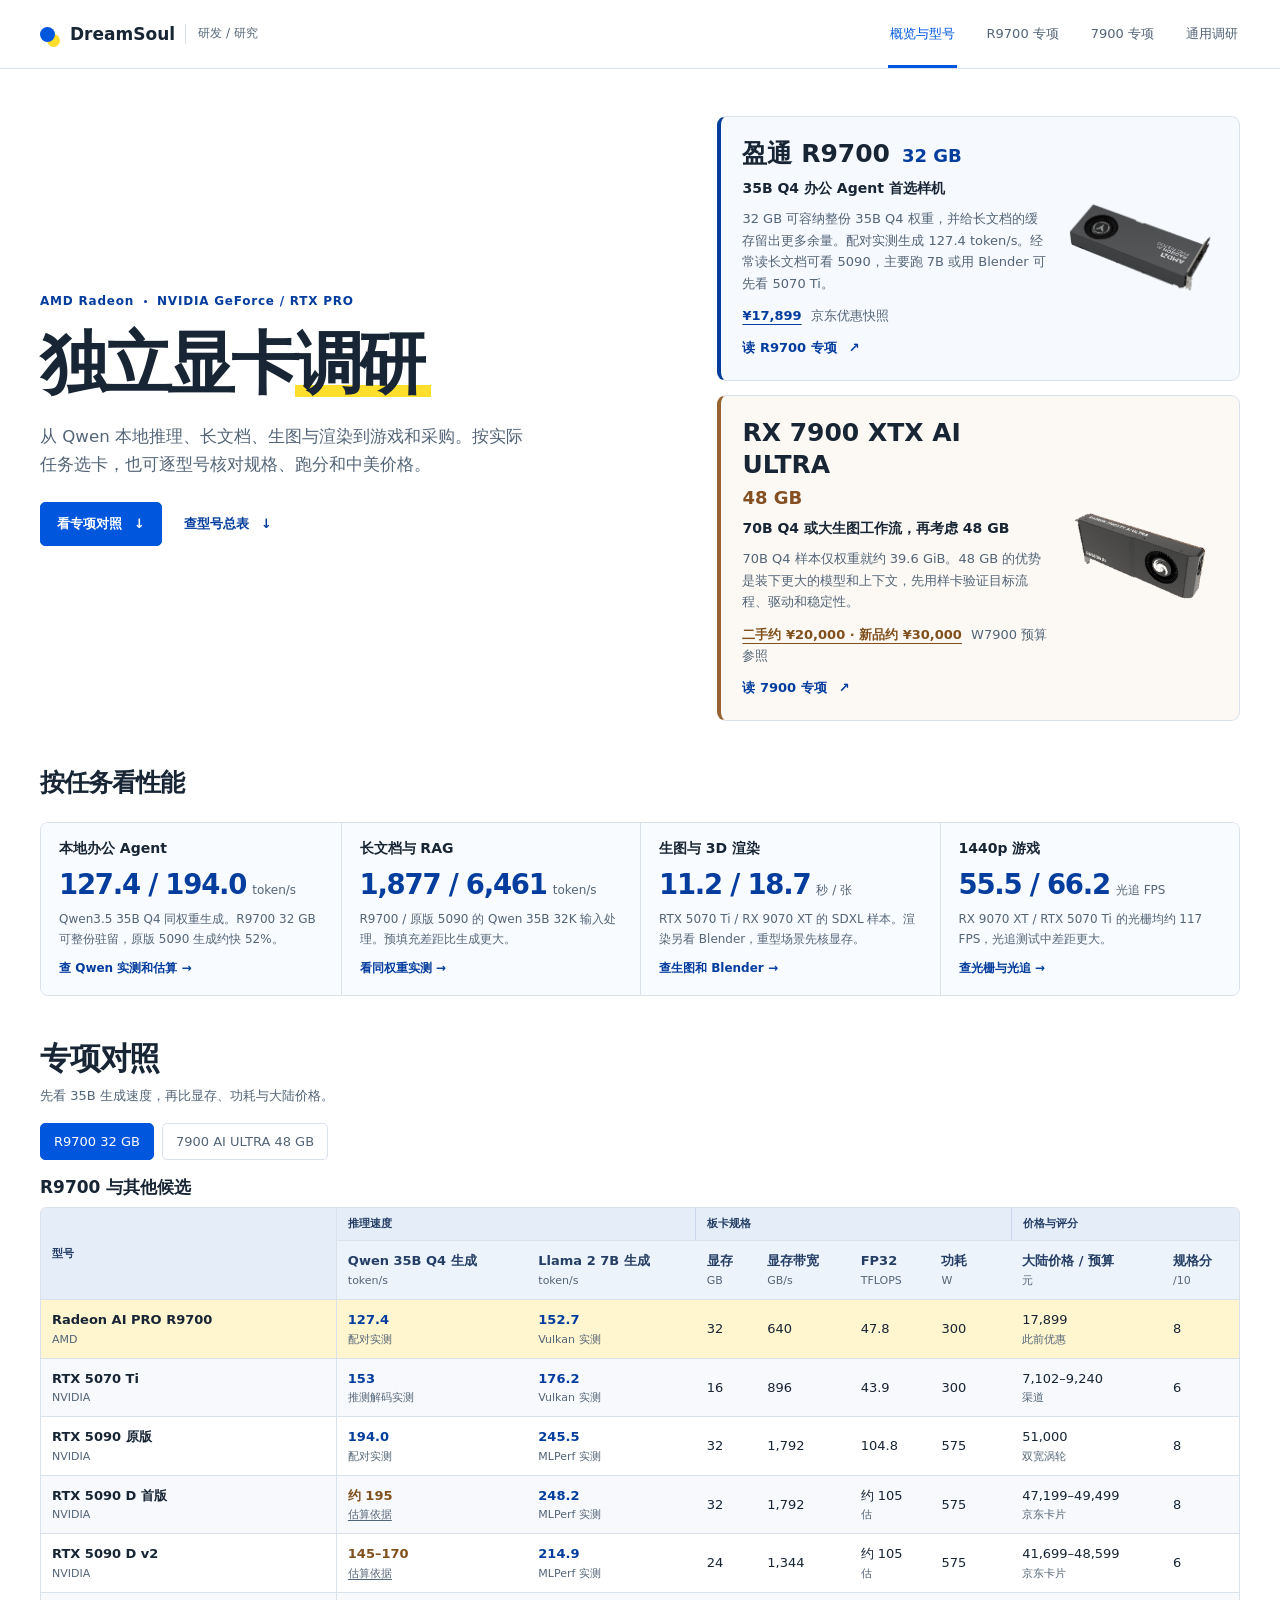
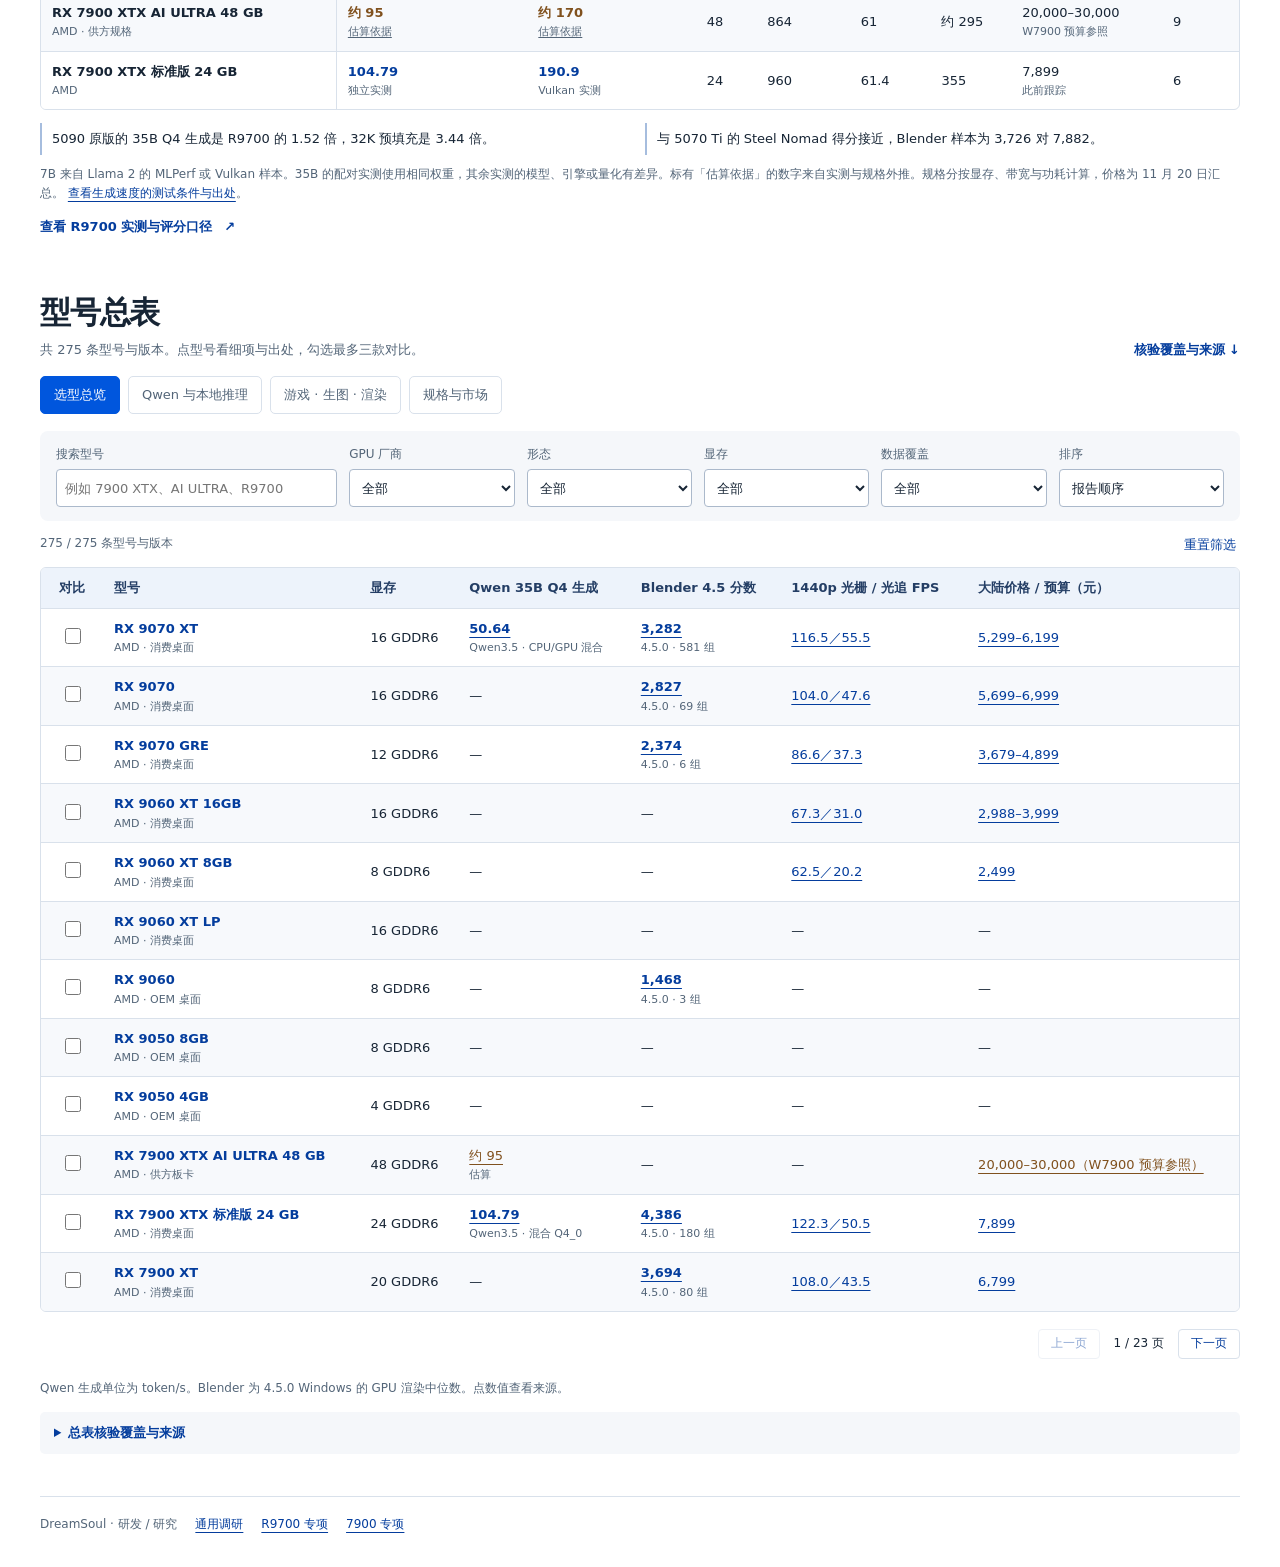
<file: index.html>
<!doctype html>
<html lang="zh-CN">
<head>
<meta charset="utf-8">
<meta name="viewport" content="width=device-width, initial-scale=1">
<title>独立显卡调研 · DreamSoul 研发</title>
<link rel="stylesheet" href="style.css">
<script src="app.js" defer></script>
</head>
<body>
<a class="skip" href="#content">跳到正文</a>
<header class="topbar">
  <div class="topbar-inner">
    <a class="brand" href="index.html"><span class="brand-mark" aria-hidden="true"></span>DreamSoul <span>研发 / 研究</span></a>
    <nav aria-label="主要页面"><a href="index.html" aria-current="page">概览与型号</a><a href="r9700.html">R9700 专项</a><a href="rx7900.html">7900 专项</a><a href="general.html">通用调研</a></nav>
  </div>
</header>
<main class="wrap" id="content">
  <section class="hero" aria-labelledby="headline">
    <div>
      <p class="eyebrow">AMD Radeon <span></span> NVIDIA GeForce / RTX PRO</p>
      <h1 id="headline">独立显卡<span>调研</span></h1>
      <p class="intro">从 Qwen 本地推理、长文档、生图与渲染到游戏和采购。按实际任务选卡，也可逐型号核对规格、跑分和中美价格。</p>
      <div class="hero-actions">
        <a class="primary" href="#quick-compare">看专项对照 <span aria-hidden="true">↓</span></a>
        <a class="secondary" href="#catalog">查型号总表 <span aria-hidden="true">↓</span></a>
      </div>
    </div>
    <div class="special-links" aria-label="两项专项调研">
      <article class="special-card">
        <div class="special-copy">
          <h2>盈通 R9700 <span>32 GB</span></h2>
          <p class="verdict">35B Q4 办公 Agent 首选样机</p>
          <p>32 GB 可容纳整份 35B Q4 权重，并给长文档的缓存留出更多余量。配对实测生成 127.4 token/s。经常读长文档可看 5090，主要跑 7B 或用 Blender 可先看 5070 Ti。</p>
          <p class="board-price"><a href="https://item.jd.com/100218862993.html">¥17,899</a> 京东优惠快照</p>
          <a class="secondary" href="r9700.html#comparison">读 R9700 专项 <span aria-hidden="true">↗</span></a>
        </div>
        <img class="board-image" src="r9700-board.png" width="620" height="419" alt="盈通 Radeon AI PRO R9700 32 GB 数算版 WA 涡轮板卡">
      </article>
      <article class="special-card capacity-card">
        <div class="special-copy">
          <h2>RX 7900 XTX AI ULTRA <span>48 GB</span></h2>
          <p class="verdict">70B Q4 或大生图工作流，再考虑 48 GB</p>
          <p>70B Q4 样本仅权重就约 39.6 GiB。48 GB 的优势是装下更大的模型和上下文，先用样卡验证目标流程、驱动和稳定性。</p>
          <p class="board-price"><a href="https://ic-item.jd.com/100220396697.html">二手约 ¥20,000 · 新品约 ¥30,000</a> <span>W7900 预算参照</span></p>
          <a class="secondary" href="rx7900.html#comparison">读 7900 专项 <span aria-hidden="true">↗</span></a>
        </div>
        <img class="board-image" src="rx7900-board.png" width="459" height="310" alt="RX 7900 XTX AI ULTRA 48 GB 规格书所示涡轮板卡">
      </article>
    </div>
  </section>

  <section class="scenario-overview" aria-labelledby="scenario-title">
    <header class="section-head"><div><h2 id="scenario-title">按任务看性能</h2></div></header>
    <div class="scenario-grid">
      <article>
        <h3>本地办公 Agent</h3>
        <p><strong>127.4 / 194.0</strong><span>token/s</span></p>
        <p>Qwen3.5 35B Q4 同权重生成。R9700 32 GB 可整份驻留，原版 5090 生成约快 52%。</p>
        <a class="secondary" href="#catalog" data-catalog-shortcut="ai">查 Qwen 实测和估算 →</a>
      </article>
      <article>
        <h3>长文档与 RAG</h3>
        <p><strong>1,877 / 6,461</strong><span>token/s</span></p>
        <p>R9700 / 原版 5090 的 Qwen 35B 32K 输入处理。预填充差距比生成更大。</p>
        <a class="secondary" href="https://github.com/ggml-org/llama.cpp/discussions/19890#results-prompt-processing-pp-ts">看同权重实测 →</a>
      </article>
      <article>
        <h3>生图与 3D 渲染</h3>
        <p><strong>11.2 / 18.7</strong><span>秒 / 张</span></p>
        <p>RTX 5070 Ti / RX 9070 XT 的 SDXL 样本。渲染另看 Blender，重型场景先核显存。</p>
        <a class="secondary" href="#catalog" data-catalog-shortcut="graphics">查生图和 Blender →</a>
      </article>
      <article>
        <h3>1440p 游戏</h3>
        <p><strong>55.5 / 66.2</strong><span>光追 FPS</span></p>
        <p>RX 9070 XT / RTX 5070 Ti 的光栅均约 117 FPS，光追测试中差距更大。</p>
        <a class="secondary" href="#catalog" data-catalog-shortcut="graphics">查光栅与光追 →</a>
      </article>
    </div>
  </section>

  <section class="quick-compare" id="quick-compare" aria-labelledby="quick-title">
    <header class="section-head">
      <div><h2 id="quick-title">专项对照</h2><p>先看 35B 生成速度，再比显存、功耗与大陆价格。</p></div>
    </header>
    <div class="view-buttons" role="group" aria-label="选择基准显卡" hidden>
      <button type="button" data-special="r9700" aria-pressed="true" aria-controls="compare-r9700">R9700 32 GB</button>
      <button type="button" data-special="rx7900" aria-pressed="false" aria-controls="compare-rx7900">7900 AI ULTRA 48 GB</button>
    </div>
    <section class="comparison-panel" id="compare-r9700" data-special-panel="r9700">
      <h3>R9700 与其他候选</h3>
      <div class="table-scroll focus-scroll" tabindex="0" role="region" aria-label="Radeon AI PRO R9700 对照表"><table class="focus-table"><thead><tr class="metric-group"><th class="model-column" scope="col" rowspan="2">型号</th><th scope="colgroup" colspan="2">推理速度</th><th scope="colgroup" colspan="4">板卡规格</th><th scope="colgroup" colspan="2">价格与评分</th></tr><tr><th scope="col">Qwen 35B Q4 生成<small>token/s</small></th><th scope="col">Llama 2 7B 生成<small>token/s</small></th><th scope="col">显存<small>GB</small></th><th scope="col">显存带宽<small>GB/s</small></th><th scope="col">FP32<small>TFLOPS</small></th><th scope="col">功耗<small>W</small></th><th scope="col">大陆价格 / 预算<small>元</small></th><th scope="col">规格分<small>/10</small></th></tr></thead><tbody><tr class="focus-row"><th scope="row"><span>Radeon AI PRO R9700</span><small>AMD</small></th><td class="decode-cell">127.4<small>配对实测</small></td><td class="decode-cell">152.7<small>Vulkan 实测</small></td><td>32</td><td>640</td><td>47.8</td><td>300</td><td>17,899<small>此前优惠</small></td><td>8</td></tr><tr><th scope="row"><span>RTX 5070 Ti</span><small>NVIDIA</small></th><td class="decode-cell">153<small>推测解码实测</small></td><td class="decode-cell">176.2<small>Vulkan 实测</small></td><td>16</td><td>896</td><td>43.9</td><td>300</td><td>7,102–9,240<small>渠道</small></td><td>6</td></tr><tr><th scope="row"><span>RTX 5090 原版</span><small>NVIDIA</small></th><td class="decode-cell">194.0<small>配对实测</small></td><td class="decode-cell">245.5<small>MLPerf 实测</small></td><td>32</td><td>1,792</td><td>104.8</td><td>575</td><td>51,000<small>双宽涡轮</small></td><td>8</td></tr><tr><th scope="row"><span>RTX 5090 D 首版</span><small>NVIDIA</small></th><td class="decode-estimate">约 195<small><a href="rx7900.html#decode-evidence">估算依据</a></small></td><td class="decode-cell">248.2<small>MLPerf 实测</small></td><td>32</td><td>1,792</td><td>约 105<small>估</small></td><td>575</td><td>47,199–49,499<small>京东卡片</small></td><td>8</td></tr><tr><th scope="row"><span>RTX 5090 D v2</span><small>NVIDIA</small></th><td class="decode-estimate">145–170<small><a href="rx7900.html#decode-evidence">估算依据</a></small></td><td class="decode-cell">214.9<small>MLPerf 实测</small></td><td>24</td><td>1,344</td><td>约 105<small>估</small></td><td>575</td><td>41,699–48,599<small>京东卡片</small></td><td>6</td></tr><tr><th scope="row"><span>RX 7900 XTX AI ULTRA 48 GB</span><small>AMD · 供方规格</small></th><td class="decode-estimate">约 95<small><a href="rx7900.html#decode-evidence">估算依据</a></small></td><td class="decode-estimate">约 170<small><a href="rx7900.html#decode-evidence">估算依据</a></small></td><td>48</td><td>864</td><td>61</td><td>约 295</td><td>20,000–30,000<small>W7900 预算参照</small></td><td>9</td></tr><tr><th scope="row"><span>RX 7900 XTX 标准版 24 GB</span><small>AMD</small></th><td class="decode-cell">104.79<small>独立实测</small></td><td class="decode-cell">190.9<small>Vulkan 实测</small></td><td>24</td><td>960</td><td>61.4</td><td>355</td><td>7,899<small>此前跟踪</small></td><td>6</td></tr></tbody></table></div><div class="comparison-insights"><p>5090 原版的 35B Q4 生成是 R9700 的 1.52 倍，32K 预填充是 3.44 倍。</p><p>与 5070 Ti 的 Steel Nomad 得分接近，Blender 样本为 3,726 对 7,882。</p></div><p class="comparison-note">7B 来自 Llama 2 的 MLPerf 或 Vulkan 样本。35B 的配对实测使用相同权重，其余实测的模型、引擎或量化有差异。标有「估算依据」的数字来自实测与规格外推。规格分按显存、带宽与功耗计算，价格为 11 月 20 日汇总。 <a href="rx7900.html#decode-evidence">查看生成速度的测试条件与出处</a>。</p>
      <a class="secondary" href="r9700.html#comparison">查看 R9700 实测与评分口径 <span aria-hidden="true">↗</span></a>
    </section>
    <section class="comparison-panel" id="compare-rx7900" data-special-panel="rx7900">
      <h3>7900 AI ULTRA 与其他候选</h3>
      <div class="table-scroll focus-scroll" tabindex="0" role="region" aria-label="RX 7900 XTX AI ULTRA 对照表"><table class="focus-table"><thead><tr class="metric-group"><th class="model-column" scope="col" rowspan="2">型号</th><th scope="colgroup" colspan="2">推理速度</th><th scope="colgroup" colspan="4">板卡规格</th><th scope="colgroup" colspan="2">价格与评分</th></tr><tr><th scope="col">Qwen 35B Q4 生成<small>token/s</small></th><th scope="col">Llama 2 7B 生成<small>token/s</small></th><th scope="col">显存<small>GB</small></th><th scope="col">显存带宽<small>GB/s</small></th><th scope="col">FP32<small>TFLOPS</small></th><th scope="col">功耗<small>W</small></th><th scope="col">大陆价格 / 预算<small>元</small></th><th scope="col">规格分<small>/10</small></th></tr></thead><tbody><tr class="focus-row"><th scope="row"><span>RX 7900 XTX AI ULTRA 48 GB</span><small>AMD · 供方规格</small></th><td class="decode-estimate">约 95<small><a href="rx7900.html#decode-evidence">估算依据</a></small></td><td class="decode-estimate">约 170<small><a href="rx7900.html#decode-evidence">估算依据</a></small></td><td>48</td><td>864</td><td>61</td><td>约 295</td><td>20,000–30,000<small>W7900 预算参照</small></td><td>9</td></tr><tr><th scope="row"><span>Radeon AI PRO R9700</span><small>AMD</small></th><td class="decode-cell">127.4<small>配对实测</small></td><td class="decode-cell">152.7<small>Vulkan 实测</small></td><td>32</td><td>640</td><td>47.8</td><td>300</td><td>17,899<small>此前优惠</small></td><td>8</td></tr><tr><th scope="row"><span>RTX 5070 Ti</span><small>NVIDIA</small></th><td class="decode-cell">153<small>推测解码实测</small></td><td class="decode-cell">176.2<small>Vulkan 实测</small></td><td>16</td><td>896</td><td>43.9</td><td>300</td><td>7,102–9,240<small>渠道</small></td><td>6</td></tr><tr><th scope="row"><span>RTX 5090 原版</span><small>NVIDIA</small></th><td class="decode-cell">194.0<small>配对实测</small></td><td class="decode-cell">245.5<small>MLPerf 实测</small></td><td>32</td><td>1,792</td><td>104.8</td><td>575</td><td>51,000<small>双宽涡轮</small></td><td>8</td></tr><tr><th scope="row"><span>RTX 5090 D 首版</span><small>NVIDIA</small></th><td class="decode-estimate">约 195<small><a href="rx7900.html#decode-evidence">估算依据</a></small></td><td class="decode-cell">248.2<small>MLPerf 实测</small></td><td>32</td><td>1,792</td><td>约 105<small>估</small></td><td>575</td><td>47,199–49,499<small>京东卡片</small></td><td>8</td></tr><tr><th scope="row"><span>RTX 5090 D v2</span><small>NVIDIA</small></th><td class="decode-estimate">145–170<small><a href="rx7900.html#decode-evidence">估算依据</a></small></td><td class="decode-cell">214.9<small>MLPerf 实测</small></td><td>24</td><td>1,344</td><td>约 105<small>估</small></td><td>575</td><td>41,699–48,599<small>京东卡片</small></td><td>6</td></tr><tr><th scope="row"><span>RX 7900 XTX 标准版 24 GB</span><small>AMD</small></th><td class="decode-cell">104.79<small>独立实测</small></td><td class="decode-cell">190.9<small>Vulkan 实测</small></td><td>24</td><td>960</td><td>61.4</td><td>355</td><td>7,899<small>此前跟踪</small></td><td>6</td></tr></tbody></table></div><div class="comparison-insights"><p>48 GB 比 R9700 多 16 GB，可验证 70B Q4、较大生图流程和多模型驻留。</p><p>48 GB 版的速度按 24 GB 标准版和带宽外推，预算参考 W7900 二手约 2 万、新品约 3 万元。</p></div><p class="comparison-note">7B 来自 Llama 2 的 MLPerf 或 Vulkan 样本。35B 的配对实测使用相同权重，其余实测的模型、引擎或量化有差异。标有「估算依据」的数字来自实测与规格外推。规格分按显存、带宽与功耗计算，价格为 11 月 20 日汇总。 <a href="rx7900.html#decode-evidence">查看生成速度的测试条件与出处</a>。</p>
      <a class="secondary" href="rx7900.html#comparison">查看 7900 规格与验收条件 <span aria-hidden="true">↗</span></a>
    </section>
  </section>

  <section id="catalog" class="catalog" aria-labelledby="catalog-title">
    <header class="section-head">
      <div><h2 id="catalog-title">型号总表</h2><p>共 275 条型号与版本。点型号看细项与出处，勾选最多三款对比。</p></div>
      <a class="secondary" href="#catalog-method" id="open-catalog-method">核验覆盖与来源 ↓</a>
    </header>
    <div class="view-buttons catalog-views" role="group" aria-label="型号总表视图">
      <button type="button" data-catalog-view="overview" aria-pressed="true">选型总览</button>
      <button type="button" data-catalog-view="ai" aria-pressed="false">Qwen 与本地推理</button>
      <button type="button" data-catalog-view="graphics" aria-pressed="false">游戏 · 生图 · 渲染</button>
      <button type="button" data-catalog-view="market" aria-pressed="false">规格与市场</button>
    </div>
    <div class="filters">
      <label class="search" for="search">搜索型号<input id="search" type="search" placeholder="例如 7900 XTX、AI ULTRA、R9700"></label>
      <label for="vendor">GPU 厂商<select id="vendor"><option value="">全部</option></select></label>
      <label for="form">形态<select id="form"><option value="">全部</option></select></label>
      <label for="memory">显存<select id="memory"><option value="">全部</option><option value="16">至少 16 GB</option><option value="24">至少 24 GB</option><option value="32">至少 32 GB</option><option value="48">至少 48 GB</option></select></label>
      <label for="evidence-filter">数据覆盖<select id="evidence-filter"><option value="">全部</option><option value="qwen">有 Qwen 数据</option><option value="measured-qwen">有 Qwen 实测</option><option value="blender">有 Blender 实测</option><option value="prices">有价格样本</option></select></label>
      <label for="order">排序<select id="order"><option value="">报告顺序</option><option value="qwen">Qwen 生成从高到低</option><option value="blender">Blender 从高到低</option><option value="memory">显存从高到低</option><option value="cn">大陆价从低到高</option><option value="us">美国价从低到高</option></select></label>
    </div>
    <div class="result-bar">
      <p id="results" role="status"></p>
      <button id="reset" class="link-button" type="button">重置筛选</button>
    </div>
    <div id="selection" class="selection" hidden>
      <span id="selected-label"></span>
      <div><button id="clear" class="link-button" type="button">清除</button><button id="compare" class="primary compact" type="button" disabled>比较型号</button></div>
    </div>
    <p class="note mobile-table-note">横向滑动查看其余指标。</p>
    <div class="catalog-frame table-scroll" tabindex="0" role="region" aria-label="独立显卡型号">
      <table class="catalog-table">
        <thead id="catalog-head"></thead>
        <tbody id="cards"></tbody>
      </table>
    </div>
    <div class="pagination"><button id="prev" type="button">上一页</button><span id="page"></span><button id="next" type="button">下一页</button></div>
    <noscript>此处使用 JavaScript 筛选与对比。<a href="general.html#gpu-table">阅读完整静态总表</a>。</noscript>
    <p class="note" id="catalog-note"></p>
    <details id="catalog-method" class="catalog-method">
      <summary>总表核验覆盖与来源</summary>
      <p>规格和型号复核于 2026 年 11 月 20 日。产品或规格表匹配 148 条，系列匹配，变体另核 29 条，板卡规格书 1 条，公开设备名匹配 96 条，渠道商品匹配 1 条。</p><p>已匹配 Blender 4.5.0 Windows GPU 渲染 130 条，Qwen 35B 数据 10 条。同一驱动名共用于多个显存变体时，保留系列证据。价格以对应商品及采集日期为准。</p><p><a href="https://rocm.docs.amd.com/en/latest/reference/gpu-specs.html">AMD ROCm 规格</a> · <a href="https://gitlab.freedesktop.org/mesa/drm/-/blob/main/data/amdgpu.ids">libdrm 设备目录</a> · <a href="https://download.nvidia.com/XFree86/Linux-x86_64/590.48.01/README/supportedchips.html">NVIDIA 公开驱动设备</a> · <a href="https://www.nvidia.com/en-us/geforce/graphics-cards/compare/">NVIDIA 规格对比</a> · <a href="https://www.nvidia.com/en-us/products/workstations/professional-desktop-gpus/">NVIDIA 工作站规格</a> · <a href="https://docs.nvidia.com/vgpu/sizing/virtual-workstation/latest/gpus-vws.html">NVIDIA vGPU 规格</a> · <a href="https://opendata.blender.org/benchmarks/query/?compute_type=HIP&amp;compute_type=OPTIX&amp;operating_system=Windows&amp;blender_version=4.5.0&amp;group_by=device_name">Blender Open Data 4.5.0</a> · <a href="rx7900.html#decode-evidence">Qwen 与 7B 原始记录</a></p>
      <a class="secondary" href="general.html#gpu-table">阅读原始规格与价格记录 →</a>
    </details>
  </section>

  <dialog id="comparison" aria-labelledby="comparison-title">
    <div class="dialog-head"><h2 id="comparison-title">型号对比</h2><form method="dialog"><button type="submit" aria-label="关闭对比">关闭</button></form></div>
    <div class="table-scroll" tabindex="0" role="region" aria-label="对比数据"><table id="comparison-table"></table></div>
    <p class="note">两地价格各用当地货币。不同测试项目和价格口径分别阅读。</p>
  </dialog>
  <footer class="footer"><span>DreamSoul · 研发 / 研究</span><a href="general.html">通用调研</a><a href="r9700.html">R9700 专项</a><a href="rx7900.html">7900 专项</a></footer>
  <script type="application/json" id="catalog-data">[{"vendor":"AMD","form":"消费桌面","model":"RX 9070 XT","memory":"16 GDDR6","power":"304","architecture":"640 GB/s · 当前目录","fps":"116.5／55.5","workloads":"Steel Nomad 7,273（1.04× R9700）\nV-Ray 278 s ／ Redshift 192 s ／ Cinebench 52,327 ／ Blender 3,722\nSD1.5 FP16 2,598 ／ INT8 — ／ SDXL 2,010、18.656 s/张","cn":"5,299–6,199","us":"959.99","evidence":"产品或规格表匹配","sources":[{"label":"AMD ROCm GPU 规格","url":"https://rocm.docs.amd.com/en/latest/reference/gpu-specs.html"}],"benchmarks":{"blender":{"value":"3,282","note":"4.5.0 · 581 组","url":"https://opendata.blender.org/benchmarks/query/?compute_type=HIP&compute_type=OPTIX&operating_system=Windows&blender_version=4.5.0&group_by=device_name&device_name=AMD+Radeon+RX+9070+XT","estimate":false},"sdxl":{"value":"18.7","note":"Procyon · FP16","url":"https://www.storagereview.com/review/amd-radeon-rx-9070-gre-review-12gb-rdna-4-for-1440p-gaming","estimate":false},"qwen":{"value":"50.64","note":"Qwen3.5 · CPU/GPU 混合","url":"https://github.com/Maxritz/LLAMA-DX#large-models-exceed-vram-need--fitt-auto-fit","estimate":false}}},{"vendor":"AMD","form":"消费桌面","model":"RX 9070","memory":"16 GDDR6","power":"220","architecture":"640 GB/s · 当前目录","fps":"104.0／47.6","workloads":"SD1.5 FP16 2,280 ／ INT8 — ／ SDXL 1,805、20.775 s/张","cn":"5,699–6,999","us":"749","evidence":"产品或规格表匹配","sources":[{"label":"AMD ROCm GPU 规格","url":"https://rocm.docs.amd.com/en/latest/reference/gpu-specs.html"}],"benchmarks":{"blender":{"value":"2,827","note":"4.5.0 · 69 组","url":"https://opendata.blender.org/benchmarks/query/?compute_type=HIP&compute_type=OPTIX&operating_system=Windows&blender_version=4.5.0&group_by=device_name&device_name=AMD+Radeon+RX+9070","estimate":false},"sdxl":{"value":"20.8","note":"Procyon · FP16","url":"https://www.storagereview.com/review/amd-radeon-rx-9070-gre-review-12gb-rdna-4-for-1440p-gaming","estimate":false}}},{"vendor":"AMD","form":"消费桌面","model":"RX 9070 GRE","memory":"12 GDDR6","power":"220","architecture":"432 GB/s · 当前目录","fps":"86.6／37.3","workloads":"SD1.5 FP16 1,930 ／ INT8 18,332 ／ SDXL 1,544、24.277 s/张","cn":"3,679–4,899","us":"729","evidence":"产品或规格表匹配","sources":[{"label":"AMD ROCm GPU 规格","url":"https://rocm.docs.amd.com/en/latest/reference/gpu-specs.html"}],"benchmarks":{"blender":{"value":"2,374","note":"4.5.0 · 6 组","url":"https://opendata.blender.org/benchmarks/query/?compute_type=HIP&compute_type=OPTIX&operating_system=Windows&blender_version=4.5.0&group_by=device_name&device_name=AMD+Radeon+RX+9070+GRE","estimate":false},"sdxl":{"value":"24.3","note":"Procyon · FP16","url":"https://www.storagereview.com/review/amd-radeon-rx-9070-gre-review-12gb-rdna-4-for-1440p-gaming","estimate":false}}},{"vendor":"AMD","form":"消费桌面","model":"RX 9060 XT 16GB","memory":"16 GDDR6","power":"160","architecture":"320 GB/s · 当前目录","fps":"67.3／31.0","workloads":"SD1.5 FP16 1,436 ／ INT8 — ／ SDXL 1,124、33.359 s/张","cn":"2,988–3,999","us":"729","evidence":"系列匹配，变体另核","sources":[{"label":"AMD ROCm GPU 规格","url":"https://rocm.docs.amd.com/en/latest/reference/gpu-specs.html"},{"label":"libdrm 设备识别","url":"https://gitlab.freedesktop.org/mesa/drm/-/blob/main/data/amdgpu.ids"}],"benchmarks":{"sdxl":{"value":"33.4","note":"Procyon · FP16","url":"https://www.storagereview.com/review/amd-radeon-rx-9070-gre-review-12gb-rdna-4-for-1440p-gaming","estimate":false}}},{"vendor":"AMD","form":"消费桌面","model":"RX 9060 XT 8GB","memory":"8 GDDR6","power":"150","architecture":"320 GB/s · 当前目录","fps":"62.5／20.2","workloads":"—","cn":"2,499","us":"539","evidence":"系列匹配，变体另核","sources":[{"label":"AMD ROCm GPU 规格","url":"https://rocm.docs.amd.com/en/latest/reference/gpu-specs.html"},{"label":"libdrm 设备识别","url":"https://gitlab.freedesktop.org/mesa/drm/-/blob/main/data/amdgpu.ids"}],"benchmarks":{}},{"vendor":"AMD","form":"消费桌面","model":"RX 9060 XT LP","memory":"16 GDDR6","power":"140","architecture":"320 GB/s · 当前目录","fps":"—","workloads":"—","cn":"—","us":"—","evidence":"产品或规格表匹配","sources":[{"label":"AMD ROCm GPU 规格","url":"https://rocm.docs.amd.com/en/latest/reference/gpu-specs.html"}],"benchmarks":{}},{"vendor":"AMD","form":"OEM 桌面","model":"RX 9060","memory":"8 GDDR6","power":"132","architecture":"288 GB/s · 当前目录","fps":"—","workloads":"—","cn":"—","us":"—","evidence":"产品或规格表匹配","sources":[{"label":"AMD ROCm GPU 规格","url":"https://rocm.docs.amd.com/en/latest/reference/gpu-specs.html"}],"benchmarks":{"blender":{"value":"1,468","note":"4.5.0 · 3 组","url":"https://opendata.blender.org/benchmarks/query/?compute_type=HIP&compute_type=OPTIX&operating_system=Windows&blender_version=4.5.0&group_by=device_name&device_name=AMD+Radeon+RX+9060","estimate":false}}},{"vendor":"AMD","form":"OEM 桌面","model":"RX 9050 8GB","memory":"8 GDDR6","power":"92","architecture":"288 GB/s · 当前目录","fps":"—","workloads":"—","cn":"—","us":"—","evidence":"系列匹配，变体另核","sources":[{"label":"AMD ROCm GPU 规格","url":"https://rocm.docs.amd.com/en/latest/reference/gpu-specs.html"},{"label":"libdrm 设备识别","url":"https://gitlab.freedesktop.org/mesa/drm/-/blob/main/data/amdgpu.ids"}],"benchmarks":{}},{"vendor":"AMD","form":"OEM 桌面","model":"RX 9050 4GB","memory":"4 GDDR6","power":"92","architecture":"144 GB/s · 当前目录","fps":"—","workloads":"—","cn":"—","us":"—","evidence":"产品或规格表匹配","sources":[{"label":"AMD ROCm GPU 规格","url":"https://rocm.docs.amd.com/en/latest/reference/gpu-specs.html"}],"benchmarks":{}},{"vendor":"AMD","form":"供方板卡","model":"RX 7900 XTX AI ULTRA 48 GB","memory":"48 GDDR6","power":"约 295","architecture":"RDNA 3 · 864 GB/s（规格书）","fps":"—","workloads":"生成速度见估算依据","cn":"20,000–30,000（W7900 预算参照）","us":"—","evidence":"板卡规格书","sources":[{"label":"AI ULTRA 专项规格","url":"rx7900.html#board-identity"}],"benchmarks":{"qwen":{"value":"约 95","note":"估算","url":"rx7900.html#decode-evidence","estimate":true},"llama":{"value":"约 170","note":"估算","url":"rx7900.html#decode-evidence","estimate":true}},"priceSource":"rx7900.html#market"},{"vendor":"AMD","form":"消费桌面","model":"RX 7900 XTX 标准版 24 GB","memory":"24 GDDR6","power":"355","architecture":"960 GB/s · 前代目录","fps":"122.3／50.5","workloads":"V-Ray 257 s ／ Redshift 157 s ／ Cinebench 63,581 ／ Blender 4,941","cn":"7,899","us":"跟踪渠道缺货","evidence":"产品或规格表匹配","sources":[{"label":"AMD ROCm GPU 规格","url":"https://rocm.docs.amd.com/en/latest/reference/gpu-specs.html"}],"benchmarks":{"blender":{"value":"4,386","note":"4.5.0 · 180 组","url":"https://opendata.blender.org/benchmarks/query/?compute_type=HIP&compute_type=OPTIX&operating_system=Windows&blender_version=4.5.0&group_by=device_name&device_name=AMD+Radeon+RX+7900+XTX","estimate":false},"qwen":{"value":"104.79","note":"Qwen3.5 · 混合 Q4_0","url":"https://huggingface.co/ubergarm/Qwen3.5-35B-A3B-GGUF/discussions/1","estimate":false},"llama":{"value":"190.9","note":"Vulkan 实测","url":"https://github.com/ggml-org/llama.cpp/discussions/10879","estimate":false}}},{"vendor":"AMD","form":"消费桌面","model":"RX 7900 XT","memory":"20 GDDR6","power":"315","architecture":"800 GB/s · 前代目录","fps":"108.0／43.5","workloads":"—","cn":"6,799","us":"—","evidence":"产品或规格表匹配","sources":[{"label":"AMD ROCm GPU 规格","url":"https://rocm.docs.amd.com/en/latest/reference/gpu-specs.html"}],"benchmarks":{"blender":{"value":"3,694","note":"4.5.0 · 80 组","url":"https://opendata.blender.org/benchmarks/query/?compute_type=HIP&compute_type=OPTIX&operating_system=Windows&blender_version=4.5.0&group_by=device_name&device_name=AMD+Radeon+RX+7900+XT","estimate":false}}},{"vendor":"AMD","form":"消费桌面","model":"RX 7900 GRE","memory":"16 GDDR6","power":"260","architecture":"576 GB/s · 前代目录","fps":"—","workloads":"—","cn":"—","us":"跟踪渠道缺货","evidence":"产品或规格表匹配","sources":[{"label":"AMD ROCm GPU 规格","url":"https://rocm.docs.amd.com/en/latest/reference/gpu-specs.html"}],"benchmarks":{"blender":{"value":"2,904","note":"4.5.0 · 41 组","url":"https://opendata.blender.org/benchmarks/query/?compute_type=HIP&compute_type=OPTIX&operating_system=Windows&blender_version=4.5.0&group_by=device_name&device_name=AMD+Radeon+RX+7900+GRE","estimate":false}}},{"vendor":"AMD","form":"消费桌面","model":"RX 7800 XT","memory":"16 GDDR6","power":"263","architecture":"624 GB/s · 前代目录","fps":"84.7／33.5","workloads":"—","cn":"—","us":"—","evidence":"产品或规格表匹配","sources":[{"label":"AMD ROCm GPU 规格","url":"https://rocm.docs.amd.com/en/latest/reference/gpu-specs.html"}],"benchmarks":{"blender":{"value":"2,499","note":"4.5.0 · 73 组","url":"https://opendata.blender.org/benchmarks/query/?compute_type=HIP&compute_type=OPTIX&operating_system=Windows&blender_version=4.5.0&group_by=device_name&device_name=AMD+Radeon+RX+7800+XT","estimate":false}}},{"vendor":"AMD","form":"消费桌面","model":"RX 7700 XT","memory":"12 GDDR6","power":"245","architecture":"432 GB/s · 前代目录","fps":"72.7／25.3","workloads":"—","cn":"—","us":"—","evidence":"产品或规格表匹配","sources":[{"label":"AMD ROCm GPU 规格","url":"https://rocm.docs.amd.com/en/latest/reference/gpu-specs.html"}],"benchmarks":{"blender":{"value":"2,091","note":"4.5.0 · 22 组","url":"https://opendata.blender.org/benchmarks/query/?compute_type=HIP&compute_type=OPTIX&operating_system=Windows&blender_version=4.5.0&group_by=device_name&device_name=AMD+Radeon+RX+7700+XT","estimate":false}}},{"vendor":"AMD","form":"消费桌面","model":"RX 7700","memory":"16 GDDR6","power":"263","architecture":"624 GB/s · 前代目录","fps":"—","workloads":"—","cn":"—","us":"—","evidence":"产品或规格表匹配","sources":[{"label":"AMD ROCm GPU 规格","url":"https://rocm.docs.amd.com/en/latest/reference/gpu-specs.html"}],"benchmarks":{}},{"vendor":"AMD","form":"地区桌面","model":"RX 7650 GRE","memory":"8 GDDR6","power":"170","architecture":"288 GB/s · 中国官网","fps":"—","workloads":"—","cn":"1,999","us":"—","evidence":"公开设备名匹配","sources":[{"label":"libdrm 设备识别","url":"https://gitlab.freedesktop.org/mesa/drm/-/blob/main/data/amdgpu.ids"}],"benchmarks":{"blender":{"value":"1,226","note":"4.5.0 · 7 组","url":"https://opendata.blender.org/benchmarks/query/?compute_type=HIP&compute_type=OPTIX&operating_system=Windows&blender_version=4.5.0&group_by=device_name&device_name=AMD+Radeon+RX+7650+GRE","estimate":false}}},{"vendor":"AMD","form":"消费桌面","model":"RX 7600 XT","memory":"16 GDDR6","power":"190","architecture":"288 GB/s · 前代目录","fps":"50.2／18.1","workloads":"—","cn":"—","us":"—","evidence":"公开设备名匹配","sources":[{"label":"libdrm 设备识别","url":"https://gitlab.freedesktop.org/mesa/drm/-/blob/main/data/amdgpu.ids"}],"benchmarks":{"blender":{"value":"1,250","note":"4.5.0 · 29 组","url":"https://opendata.blender.org/benchmarks/query/?compute_type=HIP&compute_type=OPTIX&operating_system=Windows&blender_version=4.5.0&group_by=device_name&device_name=AMD+Radeon+RX+7600+XT","estimate":false}}},{"vendor":"AMD","form":"消费桌面","model":"RX 7600","memory":"8 GDDR6","power":"165","architecture":"288 GB/s · 前代目录","fps":"45.4／9.3","workloads":"—","cn":"—","us":"—","evidence":"产品或规格表匹配","sources":[{"label":"AMD ROCm GPU 规格","url":"https://rocm.docs.amd.com/en/latest/reference/gpu-specs.html"}],"benchmarks":{"blender":{"value":"1,205","note":"4.5.0 · 48 组","url":"https://opendata.blender.org/benchmarks/query/?compute_type=HIP&compute_type=OPTIX&operating_system=Windows&blender_version=4.5.0&group_by=device_name&device_name=AMD+Radeon+RX+7600","estimate":false}}},{"vendor":"AMD","form":"OEM 桌面","model":"RX 7400","memory":"8 GDDR6","power":"55","architecture":"173 GB/s · 前代目录","fps":"—","workloads":"—","cn":"—","us":"—","evidence":"公开设备名匹配","sources":[{"label":"libdrm 设备识别","url":"https://gitlab.freedesktop.org/mesa/drm/-/blob/main/data/amdgpu.ids"}],"benchmarks":{}},{"vendor":"AMD","form":"消费移动","model":"RX 7900M","memory":"16 GDDR6","power":"≤180","architecture":"576 GB/s · 前代目录","fps":"—","workloads":"—","cn":"—","us":"—","evidence":"公开设备名匹配","sources":[{"label":"libdrm 设备识别","url":"https://gitlab.freedesktop.org/mesa/drm/-/blob/main/data/amdgpu.ids"}],"benchmarks":{}},{"vendor":"AMD","form":"消费移动","model":"RX 7800M","memory":"12 GDDR6","power":"≤180","architecture":"432 GB/s · 前代目录","fps":"—","workloads":"—","cn":"—","us":"—","evidence":"公开设备名匹配","sources":[{"label":"libdrm 设备识别","url":"https://gitlab.freedesktop.org/mesa/drm/-/blob/main/data/amdgpu.ids"}],"benchmarks":{"blender":{"value":"1,936","note":"4.5.0 · 15 组","url":"https://opendata.blender.org/benchmarks/query/?compute_type=HIP&compute_type=OPTIX&operating_system=Windows&blender_version=4.5.0&group_by=device_name&device_name=AMD+Radeon+RX+7800M","estimate":false}}},{"vendor":"AMD","form":"消费移动","model":"RX 7700S","memory":"8 GDDR6","power":"≤100","architecture":"288 GB/s · 前代目录","fps":"—","workloads":"—","cn":"—","us":"—","evidence":"公开设备名匹配","sources":[{"label":"libdrm 设备识别","url":"https://gitlab.freedesktop.org/mesa/drm/-/blob/main/data/amdgpu.ids"}],"benchmarks":{"blender":{"value":"1,105","note":"4.5.0 · 4 组","url":"https://opendata.blender.org/benchmarks/query/?compute_type=HIP&compute_type=OPTIX&operating_system=Windows&blender_version=4.5.0&group_by=device_name&device_name=AMD+Radeon+RX+7700S","estimate":false}}},{"vendor":"AMD","form":"消费移动","model":"RX 7600S","memory":"8 GDDR6","power":"≤75","architecture":"256 GB/s · 前代目录","fps":"—","workloads":"—","cn":"—","us":"—","evidence":"公开设备名匹配","sources":[{"label":"libdrm 设备识别","url":"https://gitlab.freedesktop.org/mesa/drm/-/blob/main/data/amdgpu.ids"}],"benchmarks":{}},{"vendor":"AMD","form":"消费移动","model":"RX 7600M XT","memory":"8 GDDR6","power":"≤120","architecture":"288 GB/s · 前代目录","fps":"—","workloads":"—","cn":"—","us":"—","evidence":"公开设备名匹配","sources":[{"label":"libdrm 设备识别","url":"https://gitlab.freedesktop.org/mesa/drm/-/blob/main/data/amdgpu.ids"}],"benchmarks":{"blender":{"value":"1,099","note":"4.5.0 · 10 组","url":"https://opendata.blender.org/benchmarks/query/?compute_type=HIP&compute_type=OPTIX&operating_system=Windows&blender_version=4.5.0&group_by=device_name&device_name=AMD+Radeon+RX+7600M+XT","estimate":false}}},{"vendor":"AMD","form":"消费移动","model":"RX 7600M","memory":"8 GDDR6","power":"≤90","architecture":"256 GB/s · 前代目录","fps":"—","workloads":"—","cn":"—","us":"—","evidence":"公开设备名匹配","sources":[{"label":"libdrm 设备识别","url":"https://gitlab.freedesktop.org/mesa/drm/-/blob/main/data/amdgpu.ids"}],"benchmarks":{}},{"vendor":"AMD","form":"消费桌面","model":"RX 6950 XT","memory":"16 GDDR6","power":"335","architecture":"576 GB/s · 存量观察","fps":"89.5／32.8","workloads":"—","cn":"—","us":"—","evidence":"公开设备名匹配","sources":[{"label":"libdrm 设备识别","url":"https://gitlab.freedesktop.org/mesa/drm/-/blob/main/data/amdgpu.ids"}],"benchmarks":{"blender":{"value":"2,629","note":"4.5.0 · 31 组","url":"https://opendata.blender.org/benchmarks/query/?compute_type=HIP&compute_type=OPTIX&operating_system=Windows&blender_version=4.5.0&group_by=device_name&device_name=AMD+Radeon+RX+6950+XT","estimate":false}}},{"vendor":"AMD","form":"消费桌面","model":"RX 6900 XT","memory":"16 GDDR6","power":"300","architecture":"512 GB/s · 存量观察","fps":"83.9／32.1","workloads":"—","cn":"—","us":"—","evidence":"公开设备名匹配","sources":[{"label":"libdrm 设备识别","url":"https://gitlab.freedesktop.org/mesa/drm/-/blob/main/data/amdgpu.ids"}],"benchmarks":{"blender":{"value":"2,612","note":"4.5.0 · 44 组","url":"https://opendata.blender.org/benchmarks/query/?compute_type=HIP&compute_type=OPTIX&operating_system=Windows&blender_version=4.5.0&group_by=device_name&device_name=AMD+Radeon+RX+6900+XT","estimate":false}}},{"vendor":"AMD","form":"消费桌面","model":"RX 6800 XT Midnight Black","memory":"16 GDDR6","power":"300","architecture":"512 GB/s · 存量观察","fps":"—","workloads":"—","cn":"—","us":"—","evidence":"产品或规格表匹配","sources":[{"label":"AMD 原产品页存档","url":"https://device.report/m/4f42218949a9fa7484e39f13339f3107ae997ba9de80e878e670d5987362b8ea.pdf"}],"benchmarks":{}},{"vendor":"AMD","form":"消费桌面","model":"RX 6800 XT","memory":"16 GDDR6","power":"300","architecture":"512 GB/s · 存量观察","fps":"79.6／29.6","workloads":"—","cn":"—","us":"—","evidence":"公开设备名匹配","sources":[{"label":"libdrm 设备识别","url":"https://gitlab.freedesktop.org/mesa/drm/-/blob/main/data/amdgpu.ids"}],"benchmarks":{"blender":{"value":"2,414","note":"4.5.0 · 37 组","url":"https://opendata.blender.org/benchmarks/query/?compute_type=HIP&compute_type=OPTIX&operating_system=Windows&blender_version=4.5.0&group_by=device_name&device_name=AMD+Radeon+RX+6800+XT","estimate":false}}},{"vendor":"AMD","form":"消费桌面","model":"RX 6800","memory":"16 GDDR6","power":"250","architecture":"512 GB/s · 存量观察","fps":"—","workloads":"—","cn":"—","us":"—","evidence":"公开设备名匹配","sources":[{"label":"libdrm 设备识别","url":"https://gitlab.freedesktop.org/mesa/drm/-/blob/main/data/amdgpu.ids"}],"benchmarks":{"blender":{"value":"1,873","note":"4.5.0 · 33 组","url":"https://opendata.blender.org/benchmarks/query/?compute_type=HIP&compute_type=OPTIX&operating_system=Windows&blender_version=4.5.0&group_by=device_name&device_name=AMD+Radeon+RX+6800","estimate":false}}},{"vendor":"AMD","form":"消费桌面","model":"RX 6750 XT","memory":"12 GDDR6","power":"250","architecture":"432 GB/s · 存量观察","fps":"57.6／19.1","workloads":"—","cn":"—","us":"—","evidence":"公开设备名匹配","sources":[{"label":"libdrm 设备识别","url":"https://gitlab.freedesktop.org/mesa/drm/-/blob/main/data/amdgpu.ids"}],"benchmarks":{"blender":{"value":"1,543","note":"4.5.0 · 22 组","url":"https://opendata.blender.org/benchmarks/query/?compute_type=HIP&compute_type=OPTIX&operating_system=Windows&blender_version=4.5.0&group_by=device_name&device_name=AMD+Radeon+RX+6750+XT","estimate":false}}},{"vendor":"AMD","form":"地区桌面","model":"RX 6750 GRE 12GB","memory":"12 GDDR6","power":"—","architecture":"中国驱动目录／零售","fps":"—","workloads":"—","cn":"3,299","us":"—","evidence":"公开设备名匹配","sources":[{"label":"libdrm 设备识别","url":"https://gitlab.freedesktop.org/mesa/drm/-/blob/main/data/amdgpu.ids"}],"benchmarks":{"blender":{"value":"1,561","note":"4.5.0 · 1 组","url":"https://opendata.blender.org/benchmarks/query/?compute_type=HIP&compute_type=OPTIX&operating_system=Windows&blender_version=4.5.0&group_by=device_name&device_name=AMD+Radeon+RX+6750+GRE+12GB","estimate":false}}},{"vendor":"AMD","form":"地区桌面","model":"RX 6750 GRE 10GB","memory":"10 GDDR6","power":"—","architecture":"中国驱动目录／零售","fps":"—","workloads":"—","cn":"2,599","us":"—","evidence":"公开设备名匹配","sources":[{"label":"libdrm 设备识别","url":"https://gitlab.freedesktop.org/mesa/drm/-/blob/main/data/amdgpu.ids"}],"benchmarks":{"blender":{"value":"1,404","note":"4.5.0 · 1 组","url":"https://opendata.blender.org/benchmarks/query/?compute_type=HIP&compute_type=OPTIX&operating_system=Windows&blender_version=4.5.0&group_by=device_name&device_name=AMD+Radeon+RX+6750+GRE+10GB","estimate":false}}},{"vendor":"AMD","form":"消费桌面","model":"RX 6700 XT","memory":"12 GDDR6","power":"230","architecture":"384 GB/s · 存量观察","fps":"54.3／18.0","workloads":"—","cn":"—","us":"—","evidence":"公开设备名匹配","sources":[{"label":"libdrm 设备识别","url":"https://gitlab.freedesktop.org/mesa/drm/-/blob/main/data/amdgpu.ids"}],"benchmarks":{"blender":{"value":"1,472","note":"4.5.0 · 78 组","url":"https://opendata.blender.org/benchmarks/query/?compute_type=HIP&compute_type=OPTIX&operating_system=Windows&blender_version=4.5.0&group_by=device_name&device_name=AMD+Radeon+RX+6700+XT","estimate":false}}},{"vendor":"AMD","form":"消费桌面","model":"RX 6700","memory":"10 GDDR6","power":"175","architecture":"320 GB/s · 存量观察","fps":"—","workloads":"—","cn":"—","us":"—","evidence":"公开设备名匹配","sources":[{"label":"libdrm 设备识别","url":"https://gitlab.freedesktop.org/mesa/drm/-/blob/main/data/amdgpu.ids"}],"benchmarks":{"blender":{"value":"1,296","note":"4.5.0 · 3 组","url":"https://opendata.blender.org/benchmarks/query/?compute_type=HIP&compute_type=OPTIX&operating_system=Windows&blender_version=4.5.0&group_by=device_name&device_name=AMD+Radeon+RX+6700","estimate":false}}},{"vendor":"AMD","form":"消费桌面","model":"RX 6650 XT","memory":"8 GDDR6","power":"180","architecture":"280 GB/s · 存量观察","fps":"38.0／9.2","workloads":"—","cn":"—","us":"—","evidence":"公开设备名匹配","sources":[{"label":"libdrm 设备识别","url":"https://gitlab.freedesktop.org/mesa/drm/-/blob/main/data/amdgpu.ids"}],"benchmarks":{"blender":{"value":"1,059","note":"4.5.0 · 23 组","url":"https://opendata.blender.org/benchmarks/query/?compute_type=HIP&compute_type=OPTIX&operating_system=Windows&blender_version=4.5.0&group_by=device_name&device_name=AMD+Radeon+RX+6650+XT","estimate":false}}},{"vendor":"AMD","form":"消费桌面","model":"RX 6600 XT","memory":"8 GDDR6","power":"160","architecture":"256 GB/s · 存量观察","fps":"40.7／9.1","workloads":"—","cn":"—","us":"—","evidence":"公开设备名匹配","sources":[{"label":"libdrm 设备识别","url":"https://gitlab.freedesktop.org/mesa/drm/-/blob/main/data/amdgpu.ids"}],"benchmarks":{"blender":{"value":"1,050","note":"4.5.0 · 33 组","url":"https://opendata.blender.org/benchmarks/query/?compute_type=HIP&compute_type=OPTIX&operating_system=Windows&blender_version=4.5.0&group_by=device_name&device_name=AMD+Radeon+RX+6600+XT","estimate":false}}},{"vendor":"AMD","form":"消费桌面","model":"RX 6600","memory":"8 GDDR6","power":"132","architecture":"224 GB/s · 存量观察","fps":"24.8／7.7","workloads":"—","cn":"—","us":"—","evidence":"公开设备名匹配","sources":[{"label":"libdrm 设备识别","url":"https://gitlab.freedesktop.org/mesa/drm/-/blob/main/data/amdgpu.ids"}],"benchmarks":{"blender":{"value":"927","note":"4.5.0 · 62 组","url":"https://opendata.blender.org/benchmarks/query/?compute_type=HIP&compute_type=OPTIX&operating_system=Windows&blender_version=4.5.0&group_by=device_name&device_name=AMD+Radeon+RX+6600","estimate":false}}},{"vendor":"AMD","form":"消费桌面","model":"RX 6500 XT 8GB","memory":"8 GDDR6","power":"113","architecture":"144 GB/s · 存量观察","fps":"—","workloads":"—","cn":"—","us":"—","evidence":"系列匹配，变体另核","sources":[{"label":"AMD ROCm GPU 规格","url":"https://rocm.docs.amd.com/en/latest/reference/gpu-specs.html"},{"label":"libdrm 设备识别","url":"https://gitlab.freedesktop.org/mesa/drm/-/blob/main/data/amdgpu.ids"}],"benchmarks":{}},{"vendor":"AMD","form":"消费桌面","model":"RX 6500 XT 4GB","memory":"4 GDDR6","power":"107","architecture":"144 GB/s · 存量观察","fps":"—","workloads":"—","cn":"1,249","us":"—","evidence":"系列匹配，变体另核","sources":[{"label":"AMD ROCm GPU 规格","url":"https://rocm.docs.amd.com/en/latest/reference/gpu-specs.html"},{"label":"libdrm 设备识别","url":"https://gitlab.freedesktop.org/mesa/drm/-/blob/main/data/amdgpu.ids"}],"benchmarks":{}},{"vendor":"AMD","form":"消费桌面","model":"RX 6400","memory":"4 GDDR6","power":"53","architecture":"128 GB/s · 存量观察","fps":"—","workloads":"—","cn":"—","us":"—","evidence":"公开设备名匹配","sources":[{"label":"libdrm 设备识别","url":"https://gitlab.freedesktop.org/mesa/drm/-/blob/main/data/amdgpu.ids"}],"benchmarks":{"blender":{"value":"303","note":"4.5.0 · 7 组","url":"https://opendata.blender.org/benchmarks/query/?compute_type=HIP&compute_type=OPTIX&operating_system=Windows&blender_version=4.5.0&group_by=device_name&device_name=AMD+Radeon+RX+6400","estimate":false}}},{"vendor":"AMD","form":"消费移动","model":"RX 6850M XT","memory":"12 GDDR6","power":"≤165","architecture":"432 GB/s · 存量观察","fps":"—","workloads":"—","cn":"—","us":"—","evidence":"产品或规格表匹配","sources":[{"label":"AMD 6000M／6000S 规格","url":"https://www.amd.com/content/dam/amd/en/documents/partner-hub/radeon/amd-radeon-rx-6000m-6000s-quick-reference.pdf"}],"benchmarks":{}},{"vendor":"AMD","form":"消费移动","model":"RX 6800M","memory":"12 GDDR6","power":"145+","architecture":"384 GB/s · 存量观察","fps":"—","workloads":"—","cn":"—","us":"—","evidence":"产品或规格表匹配","sources":[{"label":"AMD 6000M／6000S 规格","url":"https://www.amd.com/content/dam/amd/en/documents/partner-hub/radeon/amd-radeon-rx-6000m-6000s-quick-reference.pdf"}],"benchmarks":{"blender":{"value":"1,310","note":"4.5.0 · 10 组","url":"https://opendata.blender.org/benchmarks/query/?compute_type=HIP&compute_type=OPTIX&operating_system=Windows&blender_version=4.5.0&group_by=device_name&device_name=AMD+Radeon+RX+6800M","estimate":false}}},{"vendor":"AMD","form":"消费移动","model":"RX 6800S","memory":"8 GDDR6","power":"≤100","architecture":"256 GB/s · 存量观察","fps":"—","workloads":"—","cn":"—","us":"—","evidence":"产品或规格表匹配","sources":[{"label":"AMD 6000M／6000S 规格","url":"https://www.amd.com/content/dam/amd/en/documents/partner-hub/radeon/amd-radeon-rx-6000m-6000s-quick-reference.pdf"}],"benchmarks":{"blender":{"value":"988","note":"4.5.0 · 1 组","url":"https://opendata.blender.org/benchmarks/query/?compute_type=HIP&compute_type=OPTIX&operating_system=Windows&blender_version=4.5.0&group_by=device_name&device_name=AMD+Radeon+RX+6800S","estimate":false}}},{"vendor":"AMD","form":"消费移动","model":"RX 6700M","memory":"10 GDDR6","power":"≤135","architecture":"320 GB/s · 存量观察","fps":"—","workloads":"—","cn":"—","us":"—","evidence":"产品或规格表匹配","sources":[{"label":"AMD 6000M／6000S 规格","url":"https://www.amd.com/content/dam/amd/en/documents/partner-hub/radeon/amd-radeon-rx-6000m-6000s-quick-reference.pdf"}],"benchmarks":{}},{"vendor":"AMD","form":"消费移动","model":"RX 6700S","memory":"8 GDDR6","power":"≤80","architecture":"224 GB/s · 存量观察","fps":"—","workloads":"—","cn":"—","us":"—","evidence":"产品或规格表匹配","sources":[{"label":"AMD 6000M／6000S 规格","url":"https://www.amd.com/content/dam/amd/en/documents/partner-hub/radeon/amd-radeon-rx-6000m-6000s-quick-reference.pdf"}],"benchmarks":{"blender":{"value":"790","note":"4.5.0 · 3 组","url":"https://opendata.blender.org/benchmarks/query/?compute_type=HIP&compute_type=OPTIX&operating_system=Windows&blender_version=4.5.0&group_by=device_name&device_name=AMD+Radeon+RX+6700S","estimate":false}}},{"vendor":"AMD","form":"消费移动","model":"RX 6650M XT","memory":"8 GDDR6","power":"≤120","architecture":"256 GB/s · 存量观察","fps":"—","workloads":"—","cn":"—","us":"—","evidence":"产品或规格表匹配","sources":[{"label":"AMD 6000M／6000S 规格","url":"https://www.amd.com/content/dam/amd/en/documents/partner-hub/radeon/amd-radeon-rx-6000m-6000s-quick-reference.pdf"}],"benchmarks":{}},{"vendor":"AMD","form":"消费移动","model":"RX 6650M","memory":"8 GDDR6","power":"≤120","architecture":"256 GB/s · 存量观察","fps":"—","workloads":"—","cn":"—","us":"—","evidence":"产品或规格表匹配","sources":[{"label":"AMD 6000M／6000S 规格","url":"https://www.amd.com/content/dam/amd/en/documents/partner-hub/radeon/amd-radeon-rx-6000m-6000s-quick-reference.pdf"}],"benchmarks":{}},{"vendor":"AMD","form":"消费移动","model":"RX 6600M","memory":"8 GDDR6","power":"≤100","architecture":"224 GB/s · 存量观察","fps":"—","workloads":"—","cn":"—","us":"—","evidence":"产品或规格表匹配","sources":[{"label":"AMD 6000M／6000S 规格","url":"https://www.amd.com/content/dam/amd/en/documents/partner-hub/radeon/amd-radeon-rx-6000m-6000s-quick-reference.pdf"}],"benchmarks":{"blender":{"value":"882","note":"4.5.0 · 4 组","url":"https://opendata.blender.org/benchmarks/query/?compute_type=HIP&compute_type=OPTIX&operating_system=Windows&blender_version=4.5.0&group_by=device_name&device_name=AMD+Radeon+RX+6600M","estimate":false}}},{"vendor":"AMD","form":"消费移动","model":"RX 6600S","memory":"4 GDDR6","power":"最高 80","architecture":"RDNA 2 · 224 GB/s，无 SmartShift","fps":"—","workloads":"—","cn":"—","us":"—","evidence":"产品或规格表匹配","sources":[{"label":"AMD 6000M／6000S 规格","url":"https://www.amd.com/content/dam/amd/en/documents/partner-hub/radeon/amd-radeon-rx-6000m-6000s-quick-reference.pdf"}],"benchmarks":{}},{"vendor":"AMD","form":"消费移动","model":"RX 6550M","memory":"4 GDDR6","power":"≤80","architecture":"144 GB/s · 存量观察","fps":"—","workloads":"—","cn":"—","us":"—","evidence":"产品或规格表匹配","sources":[{"label":"AMD 6000M／6000S 规格","url":"https://www.amd.com/content/dam/amd/en/documents/partner-hub/radeon/amd-radeon-rx-6000m-6000s-quick-reference.pdf"}],"benchmarks":{}},{"vendor":"AMD","form":"消费移动","model":"RX 6550S","memory":"4 GDDR6","power":"最高 50","architecture":"RDNA 2 · 128 GB/s，无 SmartShift","fps":"—","workloads":"—","cn":"—","us":"—","evidence":"产品或规格表匹配","sources":[{"label":"AMD 6000M／6000S 规格","url":"https://www.amd.com/content/dam/amd/en/documents/partner-hub/radeon/amd-radeon-rx-6000m-6000s-quick-reference.pdf"}],"benchmarks":{}},{"vendor":"AMD","form":"消费移动","model":"RX 6500M","memory":"4 GDDR6","power":"≤50","architecture":"128 GB/s · 存量观察","fps":"—","workloads":"—","cn":"—","us":"—","evidence":"产品或规格表匹配","sources":[{"label":"AMD 6000M／6000S 规格","url":"https://www.amd.com/content/dam/amd/en/documents/partner-hub/radeon/amd-radeon-rx-6000m-6000s-quick-reference.pdf"}],"benchmarks":{"blender":{"value":"384","note":"4.5.0 · 5 组","url":"https://opendata.blender.org/benchmarks/query/?compute_type=HIP&compute_type=OPTIX&operating_system=Windows&blender_version=4.5.0&group_by=device_name&device_name=AMD+Radeon+RX+6500M","estimate":false}}},{"vendor":"AMD","form":"消费移动","model":"RX 6450M","memory":"4 GDDR6","power":"≤50","architecture":"128 GB/s · 存量观察","fps":"—","workloads":"—","cn":"—","us":"—","evidence":"产品或规格表匹配","sources":[{"label":"AMD 6000M／6000S 规格","url":"https://www.amd.com/content/dam/amd/en/documents/partner-hub/radeon/amd-radeon-rx-6000m-6000s-quick-reference.pdf"}],"benchmarks":{}},{"vendor":"AMD","form":"消费移动","model":"RX 6300M","memory":"2 GDDR6","power":"≤25","architecture":"64 GB/s · 存量观察","fps":"—","workloads":"—","cn":"—","us":"—","evidence":"产品或规格表匹配","sources":[{"label":"AMD 6000M／6000S 规格","url":"https://www.amd.com/content/dam/amd/en/documents/partner-hub/radeon/amd-radeon-rx-6000m-6000s-quick-reference.pdf"}],"benchmarks":{}},{"vendor":"AMD","form":"消费桌面","model":"RX 5700 XT 50th Anniversary","memory":"8 GDDR6","power":"235","architecture":"RDNA · 448 GB/s","fps":"—","workloads":"—","cn":"—","us":"—","evidence":"产品或规格表匹配","sources":[{"label":"AMD 规格","url":"https://www.amd.com/en/support/downloads/drivers.html/graphics/radeon-rx/radeon-rx-5000-series/amd-radeon-rx-5700-xt-50th-anniversary.html"}],"benchmarks":{}},{"vendor":"AMD","form":"消费桌面","model":"RX 5700 XT","memory":"8 GDDR6","power":"225","architecture":"RDNA · 448 GB/s","fps":"—","workloads":"—","cn":"—","us":"—","evidence":"产品或规格表匹配","sources":[{"label":"AMD 规格","url":"https://www.amd.com/en/support/downloads/drivers.html/graphics/radeon-rx/radeon-rx-5000-series/amd-radeon-rx-5700-xt.html"}],"benchmarks":{"blender":{"value":"960","note":"4.5.0 · 46 组","url":"https://opendata.blender.org/benchmarks/query/?compute_type=HIP&compute_type=OPTIX&operating_system=Windows&blender_version=4.5.0&group_by=device_name&device_name=AMD+Radeon+RX+5700+XT","estimate":false}}},{"vendor":"AMD","form":"消费桌面","model":"RX 5700","memory":"8 GDDR6","power":"180","architecture":"RDNA · 448 GB/s","fps":"—","workloads":"—","cn":"—","us":"—","evidence":"产品或规格表匹配","sources":[{"label":"AMD 规格","url":"https://www.amd.com/en/support/downloads/drivers.html/graphics/radeon-rx/radeon-rx-5000-series/amd-radeon-rx-5700.html"}],"benchmarks":{"blender":{"value":"850","note":"4.5.0 · 2 组","url":"https://opendata.blender.org/benchmarks/query/?compute_type=HIP&compute_type=OPTIX&operating_system=Windows&blender_version=4.5.0&group_by=device_name&device_name=AMD+Radeon+RX+5700","estimate":false}}},{"vendor":"AMD","form":"消费桌面","model":"RX 5600 XT","memory":"6 GDDR6","power":"150","architecture":"RDNA · 192 bit，视板卡配置","fps":"—","workloads":"—","cn":"—","us":"—","evidence":"产品或规格表匹配","sources":[{"label":"AMD 规格","url":"https://www.amd.com/en/support/downloads/drivers.html/graphics/radeon-rx/radeon-rx-5000-series/amd-radeon-rx-5600-xt.html"}],"benchmarks":{"blender":{"value":"601","note":"4.5.0 · 14 组","url":"https://opendata.blender.org/benchmarks/query/?compute_type=HIP&compute_type=OPTIX&operating_system=Windows&blender_version=4.5.0&group_by=device_name&device_name=AMD+Radeon+RX+5600+XT","estimate":false}}},{"vendor":"AMD","form":"OEM 桌面","model":"RX 5600","memory":"6 GDDR6","power":"150","architecture":"RDNA · 288 GB/s","fps":"—","workloads":"—","cn":"—","us":"—","evidence":"产品或规格表匹配","sources":[{"label":"AMD 规格","url":"https://www.amd.com/en/support/downloads/drivers.html/graphics/radeon-rx/radeon-rx-5000-series/amd-radeon-rx-5600.html"}],"benchmarks":{}},{"vendor":"AMD","form":"消费桌面","model":"RX 5500 XT","memory":"4／8 GDDR6","power":"130","architecture":"RDNA · 224 GB/s","fps":"—","workloads":"—","cn":"—","us":"—","evidence":"产品或规格表匹配","sources":[{"label":"AMD 规格","url":"https://www.amd.com/en/support/downloads/drivers.html/graphics/radeon-rx/radeon-rx-5000-series/amd-radeon-rx-5500-xt.html"}],"benchmarks":{"blender":{"value":"507","note":"4.5.0 · 6 组","url":"https://opendata.blender.org/benchmarks/query/?compute_type=HIP&compute_type=OPTIX&operating_system=Windows&blender_version=4.5.0&group_by=device_name&device_name=AMD+Radeon+RX+5500+XT","estimate":false}}},{"vendor":"AMD","form":"OEM 桌面","model":"RX 5500","memory":"—","power":"—","architecture":"存量观察","fps":"—","workloads":"—","cn":"—","us":"—","evidence":"公开设备名匹配","sources":[{"label":"libdrm 设备识别","url":"https://gitlab.freedesktop.org/mesa/drm/-/blob/main/data/amdgpu.ids"}],"benchmarks":{}},{"vendor":"AMD","form":"OEM 桌面","model":"RX 5300","memory":"—","power":"—","architecture":"存量观察","fps":"—","workloads":"—","cn":"—","us":"—","evidence":"公开设备名匹配","sources":[{"label":"libdrm 设备识别","url":"https://gitlab.freedesktop.org/mesa/drm/-/blob/main/data/amdgpu.ids"}],"benchmarks":{}},{"vendor":"AMD","form":"消费移动","model":"RX 5700M","memory":"—","power":"—","architecture":"存量观察","fps":"—","workloads":"—","cn":"—","us":"—","evidence":"公开设备名匹配","sources":[{"label":"libdrm 设备识别","url":"https://gitlab.freedesktop.org/mesa/drm/-/blob/main/data/amdgpu.ids"}],"benchmarks":{}},{"vendor":"AMD","form":"消费移动","model":"RX 5600M","memory":"—","power":"—","architecture":"存量观察","fps":"—","workloads":"—","cn":"—","us":"—","evidence":"公开设备名匹配","sources":[{"label":"libdrm 设备识别","url":"https://gitlab.freedesktop.org/mesa/drm/-/blob/main/data/amdgpu.ids"}],"benchmarks":{}},{"vendor":"AMD","form":"消费移动","model":"RX 5500M","memory":"—","power":"—","architecture":"存量观察","fps":"—","workloads":"—","cn":"—","us":"—","evidence":"公开设备名匹配","sources":[{"label":"libdrm 设备识别","url":"https://gitlab.freedesktop.org/mesa/drm/-/blob/main/data/amdgpu.ids"}],"benchmarks":{"blender":{"value":"349","note":"4.5.0 · 3 组","url":"https://opendata.blender.org/benchmarks/query/?compute_type=HIP&compute_type=OPTIX&operating_system=Windows&blender_version=4.5.0&group_by=device_name&device_name=AMD+Radeon+RX+5500M","estimate":false}}},{"vendor":"AMD","form":"消费移动","model":"RX 5300M","memory":"—","power":"—","architecture":"存量观察","fps":"—","workloads":"—","cn":"—","us":"—","evidence":"公开设备名匹配","sources":[{"label":"libdrm 设备识别","url":"https://gitlab.freedesktop.org/mesa/drm/-/blob/main/data/amdgpu.ids"}],"benchmarks":{}},{"vendor":"NVIDIA","form":"消费桌面","model":"RTX 5090","memory":"32 GDDR7","power":"575","architecture":"512 bit · 当前目录","fps":"167.3／100.8","workloads":"Steel Nomad 14,636（2.09× R9700）\nV-Ray 133 s ／ Redshift 57 s ／ Cinebench 151,418 ／ Blender 15,872\nQwen 35B MoE 早期 Q4 配对 194.0 tok/s","cn":"51,000（双宽涡轮）","us":"6,549–7,799.99","evidence":"产品或规格表匹配","sources":[{"label":"NVIDIA 桌面规格","url":"https://www.nvidia.com/en-us/geforce/graphics-cards/compare/"}],"benchmarks":{"blender":{"value":"14,884","note":"4.5.0 · 1332 组","url":"https://opendata.blender.org/benchmarks/query/?compute_type=HIP&compute_type=OPTIX&operating_system=Windows&blender_version=4.5.0&group_by=device_name&device_name=NVIDIA+GeForce+RTX+5090","estimate":false},"qwen":{"value":"194.0","note":"Qwen3.5 · UD-Q4_K_XL","url":"https://github.com/ggml-org/llama.cpp/discussions/19890","estimate":false},"llama":{"value":"245.5","note":"MLPerf 实测","url":"https://www.ixbt.com/img/r30/00/02/95/55/mlperf2.png","estimate":false},"prefill":{"value":"6,461","note":"Qwen3.5 · 32K 输入","url":"https://github.com/ggml-org/llama.cpp/discussions/19890","estimate":false}},"priceSource":"https://www.hiruibo.com/p/rtx5090-32g-fe1702.html"},{"vendor":"NVIDIA","form":"消费桌面","model":"RTX 5090 D","memory":"32 GDDR7","power":"575","architecture":"512 bit · 地区版核对","fps":"—","workloads":"—","cn":"47,199–49,499（京东卡片）","us":"—","evidence":"产品或规格表匹配","sources":[{"label":"NVIDIA 首发规格","url":"https://www.nvidia.cn/geforce/news/rtx-50-series-graphics-cards-gpu-laptop-announcements/"}],"benchmarks":{"blender":{"value":"14,991","note":"4.5.0 · 12 组","url":"https://opendata.blender.org/benchmarks/query/?compute_type=HIP&compute_type=OPTIX&operating_system=Windows&blender_version=4.5.0&group_by=device_name&device_name=NVIDIA+GeForce+RTX+5090+D","estimate":false},"qwen":{"value":"约 195","note":"估算","url":"rx7900.html#decode-evidence","estimate":true},"llama":{"value":"248.2","note":"MLPerf 实测","url":"https://q7.itc.cn/images01/20250125/37e84b98a236413b9cbb59d675cb8846.jpeg","estimate":false}},"priceSource":"https://item.jd.com/product/fH5zY-f2K3h9ufVKcNO3nw.html"},{"vendor":"NVIDIA","form":"消费桌面","model":"RTX 5090 D v2","memory":"24 GDDR7","power":"575","architecture":"384 bit · 地区版核对","fps":"—","workloads":"—","cn":"41,699–48,599（京东卡片）","us":"—","evidence":"产品或规格表匹配","sources":[{"label":"NVIDIA 地区版规格","url":"https://www.nvidia.cn/geforce/graphics-cards/50-series/rtx-5090-d-v2/"}],"benchmarks":{"blender":{"value":"12,874","note":"4.5.0 · 21 组","url":"https://opendata.blender.org/benchmarks/query/?compute_type=HIP&compute_type=OPTIX&operating_system=Windows&blender_version=4.5.0&group_by=device_name&device_name=NVIDIA+GeForce+RTX+5090+D+V2","estimate":false},"qwen":{"value":"145–170","note":"估算","url":"rx7900.html#decode-evidence","estimate":true},"llama":{"value":"214.9","note":"MLPerf 实测","url":"https://www.ixbt.com/img/r30/00/02/95/55/mlperf2.png","estimate":false}},"priceSource":"https://item.jd.com/product/fH5zY-f2K3h9ufVKcNO3nw.html"},{"vendor":"NVIDIA","form":"消费桌面","model":"RTX 5080","memory":"16 GDDR7","power":"360","architecture":"256 bit · 当前目录","fps":"128.3／74.0","workloads":"Steel Nomad 8,938（1.28× R9700）\nV-Ray 181 s ／ Redshift 82 s ／ Cinebench 104,970 ／ Blender 9,035","cn":"8,999–15,399（零售）","us":"2,235–2,670.02","evidence":"产品或规格表匹配","sources":[{"label":"NVIDIA 桌面规格","url":"https://www.nvidia.com/en-us/geforce/graphics-cards/compare/"}],"benchmarks":{"blender":{"value":"9,103","note":"4.5.0 · 1318 组","url":"https://opendata.blender.org/benchmarks/query/?compute_type=HIP&compute_type=OPTIX&operating_system=Windows&blender_version=4.5.0&group_by=device_name&device_name=NVIDIA+GeForce+RTX+5080","estimate":false},"qwen":{"value":"约 50","note":"Qwen3.5 · 部分专家卸载","url":"https://github.com/gaztrabisme/llm-server#performance","estimate":false}}},{"vendor":"NVIDIA","form":"消费桌面","model":"RTX 5070 Ti","memory":"16 GDDR7","power":"300","architecture":"256 bit · 当前目录","fps":"116.8／66.2","workloads":"Steel Nomad 6,967（0.99× R9700）\nV-Ray 220 s ／ Redshift 89 s ／ Cinebench 99,703 ／ Blender 7,882\nSD1.5 FP16 3,755 ／ INT8 46,744 ／ SDXL 3,352、11.184 s/张","cn":"7,549–10,399","us":"1,400–1,499","evidence":"产品或规格表匹配","sources":[{"label":"NVIDIA 桌面规格","url":"https://www.nvidia.com/en-us/geforce/graphics-cards/compare/"}],"benchmarks":{"blender":{"value":"7,571","note":"4.5.0 · 1337 组","url":"https://opendata.blender.org/benchmarks/query/?compute_type=HIP&compute_type=OPTIX&operating_system=Windows&blender_version=4.5.0&group_by=device_name&device_name=NVIDIA+GeForce+RTX+5070+Ti","estimate":false},"sdxl":{"value":"11.2","note":"Procyon · FP16","url":"https://www.storagereview.com/review/amd-radeon-rx-9070-gre-review-12gb-rdna-4-for-1440p-gaming","estimate":false},"qwen":{"value":"153","note":"Qwen3.6 · 推测解码","url":"https://github.com/simplexai-labs/PolyStrata/blob/main/docs/COMMUNITY_BENCHMARKS.md","estimate":false},"llama":{"value":"176.2","note":"Vulkan 实测","url":"https://github.com/ggml-org/llama.cpp/discussions/10879","estimate":false}}},{"vendor":"NVIDIA","form":"消费桌面","model":"RTX 5070","memory":"12 GDDR7","power":"250","architecture":"192 bit · 当前目录","fps":"96.4／51.5","workloads":"Steel Nomad 5,340（0.76× R9700）\nV-Ray 247 s ／ Redshift 104 s ／ Cinebench 75,629 ／ Blender 5,968\nSD1.5 FP16 2,937 ／ INT8 36,320 ／ SDXL 2,473、15.163 s/张","cn":"5,159–6,899","us":"869.99","evidence":"产品或规格表匹配","sources":[{"label":"NVIDIA 桌面规格","url":"https://www.nvidia.com/en-us/geforce/graphics-cards/compare/"}],"benchmarks":{"blender":{"value":"6,156","note":"4.5.0 · 843 组","url":"https://opendata.blender.org/benchmarks/query/?compute_type=HIP&compute_type=OPTIX&operating_system=Windows&blender_version=4.5.0&group_by=device_name&device_name=NVIDIA+GeForce+RTX+5070","estimate":false},"sdxl":{"value":"15.2","note":"Procyon · FP16","url":"https://www.storagereview.com/review/amd-radeon-rx-9070-gre-review-12gb-rdna-4-for-1440p-gaming","estimate":false}}},{"vendor":"NVIDIA","form":"消费桌面","model":"RTX 5060 Ti 16GB","memory":"16 GDDR7","power":"180","architecture":"128 bit · 当前目录","fps":"73.4／38.9","workloads":"SD1.5 FP16 2,110 ／ INT8 27,705 ／ SDXL 1,940、20.409 s/张","cn":"5,399–7,299","us":"799","evidence":"系列匹配，变体另核","sources":[{"label":"NVIDIA 桌面规格","url":"https://www.nvidia.com/en-us/geforce/graphics-cards/compare/"}],"benchmarks":{"sdxl":{"value":"20.4","note":"Procyon · FP16","url":"https://www.storagereview.com/review/amd-radeon-rx-9070-gre-review-12gb-rdna-4-for-1440p-gaming","estimate":false}}},{"vendor":"NVIDIA","form":"消费桌面","model":"RTX 5060 Ti 8GB","memory":"8 GDDR7","power":"180","architecture":"128 bit · 当前目录","fps":"68.6／26.6","workloads":"—","cn":"3,399–4,069","us":"499","evidence":"系列匹配，变体另核","sources":[{"label":"NVIDIA 桌面规格","url":"https://www.nvidia.com/en-us/geforce/graphics-cards/compare/"}],"benchmarks":{}},{"vendor":"NVIDIA","form":"消费桌面","model":"RTX 5060","memory":"8 GDDR7","power":"145","architecture":"128 bit · 当前目录","fps":"59.8／24.6","workloads":"—","cn":"2,799–2,949","us":"449","evidence":"产品或规格表匹配","sources":[{"label":"NVIDIA 桌面规格","url":"https://www.nvidia.com/en-us/geforce/graphics-cards/compare/"}],"benchmarks":{"blender":{"value":"3,670","note":"4.5.0 · 344 组","url":"https://opendata.blender.org/benchmarks/query/?compute_type=HIP&compute_type=OPTIX&operating_system=Windows&blender_version=4.5.0&group_by=device_name&device_name=NVIDIA+GeForce+RTX+5060","estimate":false}}},{"vendor":"NVIDIA","form":"消费桌面","model":"RTX 5050","memory":"8 GDDR6","power":"130","architecture":"128 bit · 当前目录","fps":"45.2／18.7","workloads":"—","cn":"2,099–2,299","us":"399","evidence":"产品或规格表匹配","sources":[{"label":"NVIDIA 桌面规格","url":"https://www.nvidia.com/en-us/geforce/graphics-cards/compare/"}],"benchmarks":{"blender":{"value":"2,863","note":"4.5.0 · 60 组","url":"https://opendata.blender.org/benchmarks/query/?compute_type=HIP&compute_type=OPTIX&operating_system=Windows&blender_version=4.5.0&group_by=device_name&device_name=NVIDIA+GeForce+RTX+5050","estimate":false}}},{"vendor":"NVIDIA","form":"消费桌面","model":"RTX 4090","memory":"24 GDDR6X","power":"450","architecture":"384 bit · 前代／存量","fps":"143.4／87.7","workloads":"Steel Nomad 9,225（1.32× R9700）","cn":"23,920（涡轮均价）","us":"—","evidence":"产品或规格表匹配","sources":[{"label":"NVIDIA 桌面规格","url":"https://www.nvidia.com/en-us/geforce/graphics-cards/compare/"}],"benchmarks":{"blender":{"value":"11,001","note":"4.5.0 · 453 组","url":"https://opendata.blender.org/benchmarks/query/?compute_type=HIP&compute_type=OPTIX&operating_system=Windows&blender_version=4.5.0&group_by=device_name&device_name=NVIDIA+GeForce+RTX+4090","estimate":false},"qwen":{"value":"147.73","note":"Qwen3.5 · Q4_K_M","url":"https://touch-sp.hatenablog.com/entry/2026/02/27/004916","estimate":false}}},{"vendor":"NVIDIA","form":"消费桌面","model":"RTX 4090 D","memory":"24 GDDR6X","power":"425","architecture":"384 bit · 中国官网","fps":"—","workloads":"—","cn":"20,554（涡轮均价）","us":"—","evidence":"产品或规格表匹配","sources":[{"label":"NVIDIA 地区版规格","url":"https://www.nvidia.cn/geforce/graphics-cards/40-series/rtx-4090-d/"}],"benchmarks":{"blender":{"value":"10,724","note":"4.5.0 · 4 组","url":"https://opendata.blender.org/benchmarks/query/?compute_type=HIP&compute_type=OPTIX&operating_system=Windows&blender_version=4.5.0&group_by=device_name&device_name=NVIDIA+GeForce+RTX+4090+D","estimate":false}}},{"vendor":"NVIDIA","form":"消费桌面","model":"RTX 4080 SUPER","memory":"16 GDDR6X","power":"320","architecture":"256 bit · 前代／存量","fps":"118.6／69.5","workloads":"—","cn":"—","us":"—","evidence":"产品或规格表匹配","sources":[{"label":"NVIDIA 桌面规格","url":"https://www.nvidia.com/en-us/geforce/graphics-cards/compare/"}],"benchmarks":{"blender":{"value":"8,344","note":"4.5.0 · 198 组","url":"https://opendata.blender.org/benchmarks/query/?compute_type=HIP&compute_type=OPTIX&operating_system=Windows&blender_version=4.5.0&group_by=device_name&device_name=NVIDIA+GeForce+RTX+4080+SUPER","estimate":false}}},{"vendor":"NVIDIA","form":"消费桌面","model":"RTX 4080","memory":"16 GDDR6X","power":"320","architecture":"256 bit · 前代／存量","fps":"117.5／68.4","workloads":"—","cn":"—","us":"—","evidence":"产品或规格表匹配","sources":[{"label":"NVIDIA 桌面规格","url":"https://www.nvidia.com/en-us/geforce/graphics-cards/compare/"}],"benchmarks":{"blender":{"value":"8,368","note":"4.5.0 · 186 组","url":"https://opendata.blender.org/benchmarks/query/?compute_type=HIP&compute_type=OPTIX&operating_system=Windows&blender_version=4.5.0&group_by=device_name&device_name=NVIDIA+GeForce+RTX+4080","estimate":false}}},{"vendor":"NVIDIA","form":"消费桌面","model":"RTX 4070 Ti SUPER","memory":"16 GDDR6X","power":"285","architecture":"256 bit · 前代／存量","fps":"104.0／60.0","workloads":"—","cn":"—","us":"—","evidence":"产品或规格表匹配","sources":[{"label":"NVIDIA 桌面规格","url":"https://www.nvidia.com/en-us/geforce/graphics-cards/compare/"}],"benchmarks":{"blender":{"value":"7,087","note":"4.5.0 · 223 组","url":"https://opendata.blender.org/benchmarks/query/?compute_type=HIP&compute_type=OPTIX&operating_system=Windows&blender_version=4.5.0&group_by=device_name&device_name=NVIDIA+GeForce+RTX+4070+Ti+SUPER","estimate":false}}},{"vendor":"NVIDIA","form":"消费桌面","model":"RTX 4070 Ti","memory":"12 GDDR6X","power":"285","architecture":"192 bit · 前代／存量","fps":"97.9／55.3","workloads":"—","cn":"—","us":"—","evidence":"产品或规格表匹配","sources":[{"label":"NVIDIA 桌面规格","url":"https://www.nvidia.com/en-us/geforce/graphics-cards/compare/"}],"benchmarks":{"blender":{"value":"6,345","note":"4.5.0 · 135 组","url":"https://opendata.blender.org/benchmarks/query/?compute_type=HIP&compute_type=OPTIX&operating_system=Windows&blender_version=4.5.0&group_by=device_name&device_name=NVIDIA+GeForce+RTX+4070+Ti","estimate":false}}},{"vendor":"NVIDIA","form":"消费桌面","model":"RTX 4070 SUPER","memory":"12 GDDR6X","power":"220","architecture":"192 bit · 前代／存量","fps":"91.2／43.6","workloads":"—","cn":"—","us":"—","evidence":"产品或规格表匹配","sources":[{"label":"NVIDIA 桌面规格","url":"https://www.nvidia.com/en-us/geforce/graphics-cards/compare/"}],"benchmarks":{"blender":{"value":"6,179","note":"4.5.0 · 392 组","url":"https://opendata.blender.org/benchmarks/query/?compute_type=HIP&compute_type=OPTIX&operating_system=Windows&blender_version=4.5.0&group_by=device_name&device_name=NVIDIA+GeForce+RTX+4070+SUPER","estimate":false}}},{"vendor":"NVIDIA","form":"消费桌面","model":"RTX 4070 GDDR6X","memory":"12 GDDR6X","power":"200","architecture":"192 bit · 前代／存量","fps":"—","workloads":"—","cn":"—","us":"—","evidence":"系列匹配，变体另核","sources":[{"label":"NVIDIA 桌面规格","url":"https://www.nvidia.com/en-us/geforce/graphics-cards/compare/"}],"benchmarks":{}},{"vendor":"NVIDIA","form":"消费桌面","model":"RTX 4070 GDDR6","memory":"12 GDDR6","power":"200","architecture":"192 bit · 前代／存量","fps":"—","workloads":"—","cn":"—","us":"—","evidence":"系列匹配，变体另核","sources":[{"label":"NVIDIA 桌面规格","url":"https://www.nvidia.com/en-us/geforce/graphics-cards/compare/"}],"benchmarks":{}},{"vendor":"NVIDIA","form":"消费桌面","model":"RTX 4060 Ti 16GB","memory":"16 GDDR6","power":"165","architecture":"128 bit · 前代／存量","fps":"60.5／32.7","workloads":"—","cn":"—","us":"—","evidence":"系列匹配，变体另核","sources":[{"label":"NVIDIA 桌面规格","url":"https://www.nvidia.com/en-us/geforce/graphics-cards/compare/"}],"benchmarks":{}},{"vendor":"NVIDIA","form":"消费桌面","model":"RTX 4060 Ti 8GB","memory":"8 GDDR6","power":"160","architecture":"128 bit · 前代／存量","fps":"58.9／25.7","workloads":"—","cn":"—","us":"—","evidence":"系列匹配，变体另核","sources":[{"label":"NVIDIA 桌面规格","url":"https://www.nvidia.com/en-us/geforce/graphics-cards/compare/"}],"benchmarks":{}},{"vendor":"NVIDIA","form":"消费桌面","model":"RTX 4060","memory":"8 GDDR6","power":"115","architecture":"128 bit · 前代／存量","fps":"47.6／21.3","workloads":"—","cn":"—","us":"—","evidence":"产品或规格表匹配","sources":[{"label":"NVIDIA 桌面规格","url":"https://www.nvidia.com/en-us/geforce/graphics-cards/compare/"}],"benchmarks":{"blender":{"value":"3,125","note":"4.5.0 · 281 组","url":"https://opendata.blender.org/benchmarks/query/?compute_type=HIP&compute_type=OPTIX&operating_system=Windows&blender_version=4.5.0&group_by=device_name&device_name=NVIDIA+GeForce+RTX+4060","estimate":false}}},{"vendor":"NVIDIA","form":"消费桌面","model":"RTX 3090 Ti","memory":"24 GDDR6X","power":"450","architecture":"384 bit · 前代／存量","fps":"99.9／52.2","workloads":"—","cn":"—","us":"—","evidence":"产品或规格表匹配","sources":[{"label":"NVIDIA 桌面规格","url":"https://www.nvidia.com/en-us/geforce/graphics-cards/compare/"}],"benchmarks":{"blender":{"value":"5,585","note":"4.5.0 · 115 组","url":"https://opendata.blender.org/benchmarks/query/?compute_type=HIP&compute_type=OPTIX&operating_system=Windows&blender_version=4.5.0&group_by=device_name&device_name=NVIDIA+GeForce+RTX+3090+Ti","estimate":false}}},{"vendor":"NVIDIA","form":"消费桌面","model":"RTX 3090","memory":"24 GDDR6X","power":"350","architecture":"384 bit · 前代／存量","fps":"91.5／47.4","workloads":"—","cn":"9,798（涡轮均价）","us":"—","evidence":"产品或规格表匹配","sources":[{"label":"NVIDIA 桌面规格","url":"https://www.nvidia.com/en-us/geforce/graphics-cards/compare/"}],"benchmarks":{"blender":{"value":"5,384","note":"4.5.0 · 544 组","url":"https://opendata.blender.org/benchmarks/query/?compute_type=HIP&compute_type=OPTIX&operating_system=Windows&blender_version=4.5.0&group_by=device_name&device_name=NVIDIA+GeForce+RTX+3090","estimate":false}}},{"vendor":"NVIDIA","form":"消费桌面","model":"RTX 3080 Ti","memory":"12 GDDR6X","power":"350","architecture":"384 bit · 前代／存量","fps":"89.1／46.2","workloads":"—","cn":"—","us":"—","evidence":"产品或规格表匹配","sources":[{"label":"NVIDIA 桌面规格","url":"https://www.nvidia.com/en-us/geforce/graphics-cards/compare/"}],"benchmarks":{"blender":{"value":"5,273","note":"4.5.0 · 183 组","url":"https://opendata.blender.org/benchmarks/query/?compute_type=HIP&compute_type=OPTIX&operating_system=Windows&blender_version=4.5.0&group_by=device_name&device_name=NVIDIA+GeForce+RTX+3080+Ti","estimate":false}}},{"vendor":"NVIDIA","form":"消费桌面","model":"RTX 3080 12GB","memory":"12 GDDR6X","power":"350","architecture":"384 bit · 前代／存量","fps":"—","workloads":"—","cn":"—","us":"—","evidence":"系列匹配，变体另核","sources":[{"label":"NVIDIA 桌面规格","url":"https://www.nvidia.com/en-us/geforce/graphics-cards/compare/"}],"benchmarks":{}},{"vendor":"NVIDIA","form":"消费桌面","model":"RTX 3080 10GB","memory":"10 GDDR6X","power":"320","architecture":"320 bit · 前代／存量","fps":"—","workloads":"—","cn":"—","us":"—","evidence":"系列匹配，变体另核","sources":[{"label":"NVIDIA 桌面规格","url":"https://www.nvidia.com/en-us/geforce/graphics-cards/compare/"}],"benchmarks":{}},{"vendor":"NVIDIA","form":"消费桌面","model":"RTX 3070 Ti","memory":"8 GDDR6X","power":"290","architecture":"256 bit · 前代／存量","fps":"66.9／27.7","workloads":"—","cn":"—","us":"—","evidence":"产品或规格表匹配","sources":[{"label":"NVIDIA 桌面规格","url":"https://www.nvidia.com/en-us/geforce/graphics-cards/compare/"}],"benchmarks":{"blender":{"value":"3,492","note":"4.5.0 · 109 组","url":"https://opendata.blender.org/benchmarks/query/?compute_type=HIP&compute_type=OPTIX&operating_system=Windows&blender_version=4.5.0&group_by=device_name&device_name=NVIDIA+GeForce+RTX+3070+Ti","estimate":false}}},{"vendor":"NVIDIA","form":"消费桌面","model":"RTX 3070","memory":"8 GDDR6","power":"220","architecture":"256 bit · 前代／存量","fps":"58.2／26.2","workloads":"—","cn":"—","us":"—","evidence":"产品或规格表匹配","sources":[{"label":"NVIDIA 桌面规格","url":"https://www.nvidia.com/en-us/geforce/graphics-cards/compare/"}],"benchmarks":{"blender":{"value":"3,159","note":"4.5.0 · 235 组","url":"https://opendata.blender.org/benchmarks/query/?compute_type=HIP&compute_type=OPTIX&operating_system=Windows&blender_version=4.5.0&group_by=device_name&device_name=NVIDIA+GeForce+RTX+3070","estimate":false}}},{"vendor":"NVIDIA","form":"消费桌面","model":"RTX 3060 Ti GDDR6X","memory":"8 GDDR6X","power":"200","architecture":"256 bit · 前代／存量","fps":"—","workloads":"—","cn":"—","us":"—","evidence":"系列匹配，变体另核","sources":[{"label":"NVIDIA 桌面规格","url":"https://www.nvidia.com/en-us/geforce/graphics-cards/compare/"}],"benchmarks":{}},{"vendor":"NVIDIA","form":"消费桌面","model":"RTX 3060 Ti GDDR6","memory":"8 GDDR6","power":"200","architecture":"256 bit · 前代／存量","fps":"—","workloads":"—","cn":"—","us":"—","evidence":"系列匹配，变体另核","sources":[{"label":"NVIDIA 桌面规格","url":"https://www.nvidia.com/en-us/geforce/graphics-cards/compare/"}],"benchmarks":{}},{"vendor":"NVIDIA","form":"消费桌面","model":"RTX 3060 12GB","memory":"12 GDDR6","power":"170","architecture":"192 bit · 前代／存量","fps":"41.9／20.7","workloads":"—","cn":"2,999","us":"—","evidence":"系列匹配，变体另核","sources":[{"label":"NVIDIA 桌面规格","url":"https://www.nvidia.com/en-us/geforce/graphics-cards/compare/"}],"benchmarks":{}},{"vendor":"NVIDIA","form":"消费桌面","model":"RTX 3060 8GB","memory":"8 GDDR6","power":"170","architecture":"128 bit · 前代／存量","fps":"—","workloads":"—","cn":"—","us":"—","evidence":"系列匹配，变体另核","sources":[{"label":"NVIDIA 桌面规格","url":"https://www.nvidia.com/en-us/geforce/graphics-cards/compare/"}],"benchmarks":{}},{"vendor":"NVIDIA","form":"消费桌面","model":"RTX 3050 8GB","memory":"8 GDDR6","power":"130","architecture":"128 bit · 前代／存量","fps":"—","workloads":"—","cn":"—","us":"—","evidence":"产品或规格表匹配","sources":[{"label":"NVIDIA 桌面规格","url":"https://www.nvidia.com/en-us/geforce/graphics-cards/compare/"}],"benchmarks":{}},{"vendor":"NVIDIA","form":"消费桌面","model":"RTX 3050 6GB","memory":"6 GDDR6","power":"70","architecture":"96 bit · 前代／存量","fps":"—","workloads":"—","cn":"1,849","us":"—","evidence":"产品或规格表匹配","sources":[{"label":"NVIDIA 桌面规格","url":"https://www.nvidia.com/en-us/geforce/graphics-cards/compare/"}],"benchmarks":{}},{"vendor":"NVIDIA","form":"消费桌面","model":"RTX 2080 Ti","memory":"11 GDDR6","power":"260","architecture":"352 bit · 前代／存量","fps":"—","workloads":"—","cn":"—","us":"—","evidence":"产品或规格表匹配","sources":[{"label":"NVIDIA 桌面规格","url":"https://www.nvidia.com/en-us/geforce/graphics-cards/compare/"}],"benchmarks":{"blender":{"value":"2,821","note":"4.5.0 · 109 组","url":"https://opendata.blender.org/benchmarks/query/?compute_type=HIP&compute_type=OPTIX&operating_system=Windows&blender_version=4.5.0&group_by=device_name&device_name=NVIDIA+GeForce+RTX+2080+Ti","estimate":false}}},{"vendor":"NVIDIA","form":"消费桌面","model":"RTX 2080 SUPER","memory":"8 GDDR6","power":"250","architecture":"256 bit · 前代／存量","fps":"—","workloads":"—","cn":"—","us":"—","evidence":"产品或规格表匹配","sources":[{"label":"NVIDIA 桌面规格","url":"https://www.nvidia.com/en-us/geforce/graphics-cards/compare/"}],"benchmarks":{"blender":{"value":"2,287","note":"4.5.0 · 34 组","url":"https://opendata.blender.org/benchmarks/query/?compute_type=HIP&compute_type=OPTIX&operating_system=Windows&blender_version=4.5.0&group_by=device_name&device_name=NVIDIA+GeForce+RTX+2080+SUPER","estimate":false}}},{"vendor":"NVIDIA","form":"消费桌面","model":"RTX 2080","memory":"8 GDDR6","power":"225","architecture":"256 bit · 前代／存量","fps":"—","workloads":"—","cn":"—","us":"—","evidence":"产品或规格表匹配","sources":[{"label":"NVIDIA 桌面规格","url":"https://www.nvidia.com/en-us/geforce/graphics-cards/compare/"}],"benchmarks":{"blender":{"value":"2,267","note":"4.5.0 · 29 组","url":"https://opendata.blender.org/benchmarks/query/?compute_type=HIP&compute_type=OPTIX&operating_system=Windows&blender_version=4.5.0&group_by=device_name&device_name=NVIDIA+GeForce+RTX+2080","estimate":false}}},{"vendor":"NVIDIA","form":"消费桌面","model":"RTX 2070 SUPER","memory":"8 GDDR6","power":"215","architecture":"256 bit · 前代／存量","fps":"—","workloads":"—","cn":"—","us":"—","evidence":"产品或规格表匹配","sources":[{"label":"NVIDIA 桌面规格","url":"https://www.nvidia.com/en-us/geforce/graphics-cards/compare/"}],"benchmarks":{"blender":{"value":"2,223","note":"4.5.0 · 96 组","url":"https://opendata.blender.org/benchmarks/query/?compute_type=HIP&compute_type=OPTIX&operating_system=Windows&blender_version=4.5.0&group_by=device_name&device_name=NVIDIA+GeForce+RTX+2070+SUPER","estimate":false}}},{"vendor":"NVIDIA","form":"消费桌面","model":"RTX 2070","memory":"8 GDDR6","power":"185","architecture":"256 bit · 前代／存量","fps":"—","workloads":"—","cn":"—","us":"—","evidence":"产品或规格表匹配","sources":[{"label":"NVIDIA 桌面规格","url":"https://www.nvidia.com/en-us/geforce/graphics-cards/compare/"}],"benchmarks":{"blender":{"value":"2,069","note":"4.5.0 · 45 组","url":"https://opendata.blender.org/benchmarks/query/?compute_type=HIP&compute_type=OPTIX&operating_system=Windows&blender_version=4.5.0&group_by=device_name&device_name=NVIDIA+GeForce+RTX+2070","estimate":false}}},{"vendor":"NVIDIA","form":"消费桌面","model":"RTX 2060 SUPER","memory":"8 GDDR6","power":"175","architecture":"256 bit · 前代／存量","fps":"—","workloads":"—","cn":"—","us":"—","evidence":"产品或规格表匹配","sources":[{"label":"NVIDIA 桌面规格","url":"https://www.nvidia.com/en-us/geforce/graphics-cards/compare/"}],"benchmarks":{"blender":{"value":"2,055","note":"4.5.0 · 96 组","url":"https://opendata.blender.org/benchmarks/query/?compute_type=HIP&compute_type=OPTIX&operating_system=Windows&blender_version=4.5.0&group_by=device_name&device_name=NVIDIA+GeForce+RTX+2060+SUPER","estimate":false}}},{"vendor":"NVIDIA","form":"消费桌面","model":"RTX 2060 12GB","memory":"12 GDDR6","power":"185","architecture":"192 bit · 前代／存量","fps":"—","workloads":"—","cn":"—","us":"—","evidence":"系列匹配，变体另核","sources":[{"label":"NVIDIA 桌面规格","url":"https://www.nvidia.com/en-us/geforce/graphics-cards/compare/"}],"benchmarks":{}},{"vendor":"NVIDIA","form":"消费桌面","model":"RTX 2060 6GB","memory":"6 GDDR6","power":"160","architecture":"192 bit · 前代／存量","fps":"—","workloads":"—","cn":"—","us":"—","evidence":"系列匹配，变体另核","sources":[{"label":"NVIDIA 桌面规格","url":"https://www.nvidia.com/en-us/geforce/graphics-cards/compare/"}],"benchmarks":{}},{"vendor":"NVIDIA","form":"消费桌面","model":"GTX 1660 Ti","memory":"6 GDDR6","power":"120","architecture":"192 bit · 前代／存量","fps":"—","workloads":"—","cn":"—","us":"—","evidence":"产品或规格表匹配","sources":[{"label":"NVIDIA 桌面规格","url":"https://www.nvidia.com/en-us/geforce/graphics-cards/compare/"}],"benchmarks":{"blender":{"value":"741","note":"4.5.0 · 54 组","url":"https://opendata.blender.org/benchmarks/query/?compute_type=HIP&compute_type=OPTIX&operating_system=Windows&blender_version=4.5.0&group_by=device_name&device_name=NVIDIA+GeForce+GTX+1660+Ti","estimate":false}}},{"vendor":"NVIDIA","form":"消费桌面","model":"GTX 1660 SUPER","memory":"6 GDDR6","power":"125","architecture":"192 bit · 前代／存量","fps":"—","workloads":"—","cn":"—","us":"—","evidence":"产品或规格表匹配","sources":[{"label":"NVIDIA 桌面规格","url":"https://www.nvidia.com/en-us/geforce/graphics-cards/compare/"}],"benchmarks":{"blender":{"value":"745","note":"4.5.0 · 93 组","url":"https://opendata.blender.org/benchmarks/query/?compute_type=HIP&compute_type=OPTIX&operating_system=Windows&blender_version=4.5.0&group_by=device_name&device_name=NVIDIA+GeForce+GTX+1660+SUPER","estimate":false}}},{"vendor":"NVIDIA","form":"消费桌面","model":"GTX 1660","memory":"6 GDDR5","power":"120","architecture":"192 bit · 前代／存量","fps":"—","workloads":"—","cn":"—","us":"—","evidence":"产品或规格表匹配","sources":[{"label":"NVIDIA 桌面规格","url":"https://www.nvidia.com/en-us/geforce/graphics-cards/compare/"}],"benchmarks":{"blender":{"value":"676","note":"4.5.0 · 20 组","url":"https://opendata.blender.org/benchmarks/query/?compute_type=HIP&compute_type=OPTIX&operating_system=Windows&blender_version=4.5.0&group_by=device_name&device_name=NVIDIA+GeForce+GTX+1660","estimate":false}}},{"vendor":"NVIDIA","form":"消费桌面","model":"GTX 1650 SUPER","memory":"4 GDDR6","power":"100","architecture":"128 bit · 前代／存量","fps":"—","workloads":"—","cn":"—","us":"—","evidence":"产品或规格表匹配","sources":[{"label":"NVIDIA 桌面规格","url":"https://www.nvidia.com/en-us/geforce/graphics-cards/compare/"}],"benchmarks":{"blender":{"value":"480","note":"4.5.0 · 13 组","url":"https://opendata.blender.org/benchmarks/query/?compute_type=HIP&compute_type=OPTIX&operating_system=Windows&blender_version=4.5.0&group_by=device_name&device_name=NVIDIA+GeForce+GTX+1650+SUPER","estimate":false}}},{"vendor":"NVIDIA","form":"消费桌面","model":"GTX 1650 GDDR5","memory":"4 GDDR5","power":"75","architecture":"128 bit · 前代／存量","fps":"—","workloads":"—","cn":"—","us":"—","evidence":"系列匹配，变体另核","sources":[{"label":"NVIDIA 桌面规格","url":"https://www.nvidia.com/en-us/geforce/graphics-cards/compare/"}],"benchmarks":{}},{"vendor":"NVIDIA","form":"消费桌面","model":"GTX 1650 GDDR6","memory":"4 GDDR6","power":"75","architecture":"128 bit · 前代／存量","fps":"—","workloads":"—","cn":"—","us":"—","evidence":"系列匹配，变体另核","sources":[{"label":"NVIDIA 桌面规格","url":"https://www.nvidia.com/en-us/geforce/graphics-cards/compare/"}],"benchmarks":{}},{"vendor":"NVIDIA","form":"消费桌面","model":"GTX 1630","memory":"4 GDDR6","power":"75","architecture":"64 bit · 前代／存量","fps":"—","workloads":"—","cn":"—","us":"—","evidence":"产品或规格表匹配","sources":[{"label":"NVIDIA 桌面规格","url":"https://www.nvidia.com/en-us/geforce/graphics-cards/compare/"}],"benchmarks":{}},{"vendor":"AMD","form":"专业桌面","model":"AI PRO R9700","memory":"32 GDDR6","power":"300","architecture":"RDNA 4 · D · 640 GB/s","fps":"—","workloads":"Steel Nomad 7,008（1.00× R9700）\nV-Ray 274 s ／ Redshift 207 s ／ Cinebench 49,771 ／ Blender 3,726\nQwen 35B MoE 早期 Q4 配对 127.4 tok/s","cn":"17,899.01（盈通优惠后）","us":"1,999.99–2,379.99（不同品牌）","evidence":"产品或规格表匹配","sources":[{"label":"AMD 产品规格","url":"https://www.amd.com/en/products/graphics/workstations/radeon-ai-pro/ai-9000-series/amd-radeon-ai-pro-r9700.html"}],"benchmarks":{"blender":{"value":"3,288","note":"4.5.0 · 7 组","url":"https://opendata.blender.org/benchmarks/query/?compute_type=HIP&compute_type=OPTIX&operating_system=Windows&blender_version=4.5.0&group_by=device_name&device_name=AMD+Radeon+AI+PRO+R9700","estimate":false},"qwen":{"value":"127.4","note":"Qwen3.5 · UD-Q4_K_XL","url":"https://github.com/ggml-org/llama.cpp/discussions/19890","estimate":false},"llama":{"value":"152.7","note":"Vulkan 实测","url":"https://github.com/ggml-org/llama.cpp/discussions/10879","estimate":false},"prefill":{"value":"1,877","note":"Qwen3.5 · 32K 输入","url":"https://github.com/ggml-org/llama.cpp/discussions/19890","estimate":false}},"priceSource":"https://item.jd.com/100218862993.html"},{"vendor":"AMD","form":"专业桌面","model":"AI PRO R9700S","memory":"32 GDDR6","power":"300","architecture":"RDNA 4 · D/被动 · 640 GB/s","fps":"—","workloads":"—","cn":"—","us":"—","evidence":"产品或规格表匹配","sources":[{"label":"AMD ROCm GPU 规格","url":"https://rocm.docs.amd.com/en/latest/reference/gpu-specs.html"}],"benchmarks":{}},{"vendor":"AMD","form":"专业桌面","model":"AI PRO R9600","memory":"32 GDDR6","power":"150","architecture":"RDNA 4 · D/集成商 · 640 GB/s","fps":"—","workloads":"—","cn":"—","us":"—","evidence":"产品或规格表匹配","sources":[{"label":"AMD ROCm GPU 规格","url":"https://rocm.docs.amd.com/en/latest/reference/gpu-specs.html"}],"benchmarks":{}},{"vendor":"AMD","form":"专业桌面","model":"AI PRO R9600D","memory":"32 GDDR6","power":"150","architecture":"RDNA 4 · D/集成商 · 640 GB/s","fps":"—","workloads":"—","cn":"—","us":"—","evidence":"产品或规格表匹配","sources":[{"label":"AMD ROCm GPU 规格","url":"https://rocm.docs.amd.com/en/latest/reference/gpu-specs.html"}],"benchmarks":{}},{"vendor":"AMD","form":"专业桌面","model":"PRO W7900","memory":"48 GDDR6","power":"295","architecture":"RDNA 3 · D · 864 GB/s","fps":"—","workloads":"—","cn":"约 20,000（二手）／30,000（新品）","us":"—","evidence":"产品或规格表匹配","sources":[{"label":"AMD W7900 规格","url":"https://www.amd.com/en/products/graphics/workstations/radeon-pro/w7900.html"}],"benchmarks":{"blender":{"value":"3,790","note":"4.5.0 · 2 组","url":"https://opendata.blender.org/benchmarks/query/?compute_type=HIP&compute_type=OPTIX&operating_system=Windows&blender_version=4.5.0&group_by=device_name&device_name=AMD+Radeon+PRO+W7900","estimate":false}},"priceSource":"https://ic-item.jd.com/100294128374.html"},{"vendor":"AMD","form":"专业桌面","model":"PRO W7900 Dual Slot","memory":"48 GDDR6","power":"295","architecture":"RDNA 3 · D · 864 GB/s","fps":"—","workloads":"—","cn":"—","us":"—","evidence":"产品或规格表匹配","sources":[{"label":"AMD W7900 双槽规格","url":"https://www.amd.com/en/products/graphics/workstations/radeon-pro/w7900-dual-slot.html"}],"benchmarks":{},"priceSource":"https://ic-item.jd.com/100220396697.html"},{"vendor":"AMD","form":"专业桌面","model":"PRO W7800 48GB","memory":"48 GDDR6","power":"260","architecture":"RDNA 3 · D · 864 GB/s","fps":"—","workloads":"—","cn":"—","us":"—","evidence":"产品或规格表匹配","sources":[{"label":"AMD ROCm GPU 规格","url":"https://rocm.docs.amd.com/en/latest/reference/gpu-specs.html"}],"benchmarks":{}},{"vendor":"AMD","form":"专业桌面","model":"PRO W7800 32GB","memory":"32 GDDR6","power":"260","architecture":"RDNA 3 · D · 576 GB/s","fps":"—","workloads":"—","cn":"—","us":"—","evidence":"系列匹配，变体另核","sources":[{"label":"AMD ROCm GPU 规格","url":"https://rocm.docs.amd.com/en/latest/reference/gpu-specs.html"},{"label":"libdrm 设备识别","url":"https://gitlab.freedesktop.org/mesa/drm/-/blob/main/data/amdgpu.ids"}],"benchmarks":{}},{"vendor":"AMD","form":"专业桌面","model":"PRO W7700","memory":"16 GDDR6","power":"190","architecture":"RDNA 3 · D · 576 GB/s","fps":"—","workloads":"—","cn":"—","us":"—","evidence":"产品或规格表匹配","sources":[{"label":"AMD ROCm GPU 规格","url":"https://rocm.docs.amd.com/en/latest/reference/gpu-specs.html"}],"benchmarks":{"blender":{"value":"2,117","note":"4.5.0 · 1 组","url":"https://opendata.blender.org/benchmarks/query/?compute_type=HIP&compute_type=OPTIX&operating_system=Windows&blender_version=4.5.0&group_by=device_name&device_name=AMD+Radeon+PRO+W7700","estimate":false}}},{"vendor":"AMD","form":"专业桌面","model":"PRO W7600","memory":"8 GDDR6","power":"130","architecture":"RDNA 3 · D · 288 GB/s","fps":"—","workloads":"—","cn":"—","us":"—","evidence":"公开设备名匹配","sources":[{"label":"libdrm 设备识别","url":"https://gitlab.freedesktop.org/mesa/drm/-/blob/main/data/amdgpu.ids"}],"benchmarks":{}},{"vendor":"AMD","form":"专业桌面","model":"PRO W7500","memory":"8 GDDR6","power":"70","architecture":"RDNA 3 · D · 256 GB/s","fps":"—","workloads":"—","cn":"—","us":"—","evidence":"公开设备名匹配","sources":[{"label":"libdrm 设备识别","url":"https://gitlab.freedesktop.org/mesa/drm/-/blob/main/data/amdgpu.ids"}],"benchmarks":{"blender":{"value":"859","note":"4.5.0 · 1 组","url":"https://opendata.blender.org/benchmarks/query/?compute_type=HIP&compute_type=OPTIX&operating_system=Windows&blender_version=4.5.0&group_by=device_name&device_name=AMD+Radeon+PRO+W7500","estimate":false}}},{"vendor":"AMD","form":"专业桌面","model":"PRO W7400","memory":"8 GDDR6","power":"55","architecture":"RDNA 3 · D · 172.8 GB/s","fps":"—","workloads":"—","cn":"—","us":"—","evidence":"公开设备名匹配","sources":[{"label":"libdrm 设备识别","url":"https://gitlab.freedesktop.org/mesa/drm/-/blob/main/data/amdgpu.ids"}],"benchmarks":{}},{"vendor":"AMD","form":"专业移动","model":"PRO W7500M","memory":"8 GDDR6","power":"50–90","architecture":"RDNA 3 · M · 256 GB/s","fps":"—","workloads":"—","cn":"—","us":"—","evidence":"产品或规格表匹配","sources":[{"label":"AMD W7500M 规格","url":"https://www.amd.com/en/products/graphics/laptops/radeon-pro/7000-series/amd-radeon-pro-w7500m.html"}],"benchmarks":{}},{"vendor":"AMD","form":"专业桌面","model":"PRO W6800","memory":"32 GDDR6","power":"250","architecture":"RDNA 2 · D · 512 GB/s","fps":"—","workloads":"—","cn":"—","us":"—","evidence":"公开设备名匹配","sources":[{"label":"libdrm 设备识别","url":"https://gitlab.freedesktop.org/mesa/drm/-/blob/main/data/amdgpu.ids"}],"benchmarks":{"blender":{"value":"1,924","note":"4.5.0 · 3 组","url":"https://opendata.blender.org/benchmarks/query/?compute_type=HIP&compute_type=OPTIX&operating_system=Windows&blender_version=4.5.0&group_by=device_name&device_name=AMD+Radeon+PRO+W6800","estimate":false}}},{"vendor":"AMD","form":"专业桌面","model":"PRO W6600","memory":"8 GDDR6","power":"130","architecture":"RDNA 2 · D · 224 GB/s","fps":"—","workloads":"—","cn":"—","us":"—","evidence":"公开设备名匹配","sources":[{"label":"libdrm 设备识别","url":"https://gitlab.freedesktop.org/mesa/drm/-/blob/main/data/amdgpu.ids"}],"benchmarks":{"blender":{"value":"953","note":"4.5.0 · 1 组","url":"https://opendata.blender.org/benchmarks/query/?compute_type=HIP&compute_type=OPTIX&operating_system=Windows&blender_version=4.5.0&group_by=device_name&device_name=AMD+Radeon+PRO+W6600","estimate":false}}},{"vendor":"AMD","form":"专业桌面","model":"PRO W6400","memory":"4 GDDR6","power":"50","architecture":"RDNA 2 · D · 128 GB/s","fps":"—","workloads":"—","cn":"—","us":"—","evidence":"公开设备名匹配","sources":[{"label":"libdrm 设备识别","url":"https://gitlab.freedesktop.org/mesa/drm/-/blob/main/data/amdgpu.ids"}],"benchmarks":{}},{"vendor":"AMD","form":"专业移动","model":"PRO W6600M","memory":"8 GDDR6","power":"90","architecture":"RDNA 2 · M · 224 GB/s","fps":"—","workloads":"—","cn":"—","us":"—","evidence":"公开设备名匹配","sources":[{"label":"libdrm 设备识别","url":"https://gitlab.freedesktop.org/mesa/drm/-/blob/main/data/amdgpu.ids"}],"benchmarks":{}},{"vendor":"AMD","form":"专业移动","model":"PRO W6500M","memory":"4 GDDR6","power":"35–50","architecture":"RDNA 2 · M · 128 GB/s","fps":"—","workloads":"—","cn":"—","us":"—","evidence":"公开设备名匹配","sources":[{"label":"libdrm 设备识别","url":"https://gitlab.freedesktop.org/mesa/drm/-/blob/main/data/amdgpu.ids"}],"benchmarks":{}},{"vendor":"AMD","form":"专业移动","model":"PRO W6300M","memory":"2 GDDR6","power":"25","architecture":"RDNA 2 · M · 64 GB/s","fps":"—","workloads":"—","cn":"—","us":"—","evidence":"公开设备名匹配","sources":[{"label":"libdrm 设备识别","url":"https://gitlab.freedesktop.org/mesa/drm/-/blob/main/data/amdgpu.ids"}],"benchmarks":{}},{"vendor":"AMD","form":"专业桌面","model":"PRO W5700","memory":"8 GDDR6","power":"205","architecture":"RDNA · D · 448 GB/s","fps":"—","workloads":"—","cn":"—","us":"—","evidence":"公开设备名匹配","sources":[{"label":"libdrm 设备识别","url":"https://gitlab.freedesktop.org/mesa/drm/-/blob/main/data/amdgpu.ids"}],"benchmarks":{"blender":{"value":"887","note":"4.5.0 · 2 组","url":"https://opendata.blender.org/benchmarks/query/?compute_type=HIP&compute_type=OPTIX&operating_system=Windows&blender_version=4.5.0&group_by=device_name&device_name=AMD+Radeon+Pro+W5700","estimate":false}}},{"vendor":"AMD","form":"专业桌面","model":"PRO W5500","memory":"8 GDDR6","power":"125","architecture":"RDNA · D · 224 GB/s","fps":"—","workloads":"—","cn":"—","us":"—","evidence":"公开设备名匹配","sources":[{"label":"libdrm 设备识别","url":"https://gitlab.freedesktop.org/mesa/drm/-/blob/main/data/amdgpu.ids"}],"benchmarks":{"blender":{"value":"508","note":"4.5.0 · 1 组","url":"https://opendata.blender.org/benchmarks/query/?compute_type=HIP&compute_type=OPTIX&operating_system=Windows&blender_version=4.5.0&group_by=device_name&device_name=AMD+Radeon+Pro+W5500","estimate":false}}},{"vendor":"AMD","form":"专业移动","model":"PRO W5500M","memory":"4 GDDR6","power":"65–85","architecture":"RDNA · M · 224 GB/s","fps":"—","workloads":"—","cn":"—","us":"—","evidence":"公开设备名匹配","sources":[{"label":"libdrm 设备识别","url":"https://gitlab.freedesktop.org/mesa/drm/-/blob/main/data/amdgpu.ids"}],"benchmarks":{}},{"vendor":"AMD","form":"专业桌面","model":"PRO VII","memory":"16 HBM2","power":"250","architecture":"Vega20 · D · 1000 GB/s","fps":"—","workloads":"—","cn":"—","us":"—","evidence":"公开设备名匹配","sources":[{"label":"libdrm 设备识别","url":"https://gitlab.freedesktop.org/mesa/drm/-/blob/main/data/amdgpu.ids"}],"benchmarks":{}},{"vendor":"AMD","form":"服务器","model":"PRO V710","memory":"28 GDDR6","power":"158","architecture":"RDNA 3 · 服务器 · 448 GB/s","fps":"—","workloads":"—","cn":"—","us":"—","evidence":"产品或规格表匹配","sources":[{"label":"AMD ROCm GPU 规格","url":"https://rocm.docs.amd.com/en/latest/reference/gpu-specs.html"}],"benchmarks":{}},{"vendor":"AMD","form":"服务器","model":"PRO V620","memory":"32 GDDR6","power":"300","architecture":"RDNA 2 · 服务器 · 512 GB/s","fps":"—","workloads":"—","cn":"—","us":"—","evidence":"公开设备名匹配","sources":[{"label":"libdrm 设备识别","url":"https://gitlab.freedesktop.org/mesa/drm/-/blob/main/data/amdgpu.ids"}],"benchmarks":{}},{"vendor":"AMD","form":"服务器","model":"PRO V520","memory":"8 HBM2","power":"225","architecture":"RDNA · 服务器 · 512 GB/s","fps":"—","workloads":"—","cn":"—","us":"—","evidence":"公开设备名匹配","sources":[{"label":"libdrm 设备识别","url":"https://gitlab.freedesktop.org/mesa/drm/-/blob/main/data/amdgpu.ids"}],"benchmarks":{}},{"vendor":"AMD","form":"专业桌面","model":"PRO WX 9100","memory":"16 HBM2","power":"230","architecture":"Vega · D · 484 GB/s","fps":"—","workloads":"—","cn":"—","us":"—","evidence":"公开设备名匹配","sources":[{"label":"libdrm 设备识别","url":"https://gitlab.freedesktop.org/mesa/drm/-/blob/main/data/amdgpu.ids"}],"benchmarks":{}},{"vendor":"AMD","form":"专业桌面","model":"PRO WX 8200","memory":"8 HBM2","power":"230","architecture":"Vega · D · 512 GB/s","fps":"—","workloads":"—","cn":"—","us":"—","evidence":"公开设备名匹配","sources":[{"label":"libdrm 设备识别","url":"https://gitlab.freedesktop.org/mesa/drm/-/blob/main/data/amdgpu.ids"}],"benchmarks":{}},{"vendor":"AMD","form":"专业桌面","model":"PRO WX 7100","memory":"8 GDDR5","power":"130","architecture":"Polaris · D · 224 GB/s","fps":"—","workloads":"—","cn":"—","us":"—","evidence":"公开设备名匹配","sources":[{"label":"libdrm 设备识别","url":"https://gitlab.freedesktop.org/mesa/drm/-/blob/main/data/amdgpu.ids"}],"benchmarks":{}},{"vendor":"AMD","form":"专业移动","model":"PRO WX 7100 Mobile","memory":"8 GDDR5","power":"100","architecture":"Polaris · M · 160 GB/s","fps":"—","workloads":"—","cn":"—","us":"—","evidence":"产品或规格表匹配","sources":[{"label":"AMD 移动规格","url":"https://www.amd.com/en/support/downloads/drivers.html/graphics/radeon-pro/radeon-pro-wx-x100-mobile-series/radeon-pro-wx-7100-mobile.html"}],"benchmarks":{}},{"vendor":"AMD","form":"专业桌面","model":"PRO WX 5100","memory":"8 GDDR5","power":"75","architecture":"Polaris · D · 160 GB/s","fps":"—","workloads":"—","cn":"—","us":"—","evidence":"公开设备名匹配","sources":[{"label":"libdrm 设备识别","url":"https://gitlab.freedesktop.org/mesa/drm/-/blob/main/data/amdgpu.ids"}],"benchmarks":{}},{"vendor":"AMD","form":"专业桌面","model":"PRO WX 4100","memory":"4 GDDR5","power":"50","architecture":"Polaris · D · 96 GB/s","fps":"—","workloads":"—","cn":"—","us":"—","evidence":"公开设备名匹配","sources":[{"label":"libdrm 设备识别","url":"https://gitlab.freedesktop.org/mesa/drm/-/blob/main/data/amdgpu.ids"}],"benchmarks":{}},{"vendor":"AMD","form":"专业移动","model":"PRO WX 4170 Mobile","memory":"4 GDDR5","power":"60","architecture":"Polaris · M · 96 GB/s","fps":"—","workloads":"—","cn":"—","us":"—","evidence":"产品或规格表匹配","sources":[{"label":"HP 公开整机选配目录","url":"https://www.gsaadvantage.gov/ref_text/GS35F0111K/0UXZ72.3QOC8U_GS-35F0111K.PDF"}],"benchmarks":{}},{"vendor":"AMD","form":"专业移动","model":"PRO WX 4150 Mobile","memory":"4 GDDR5","power":"45","architecture":"Polaris · M · 96 GB/s","fps":"—","workloads":"—","cn":"—","us":"—","evidence":"产品或规格表匹配","sources":[{"label":"AMD 移动规格","url":"https://www.amd.com/en/support/downloads/drivers.html/graphics/radeon-pro/radeon-pro-wx-x100-mobile-series/radeon-pro-wx-4150-mobile.html"}],"benchmarks":{}},{"vendor":"AMD","form":"专业移动","model":"PRO WX 4130 Mobile","memory":"4 GDDR5","power":"—","architecture":"Polaris · M · 96 GB/s","fps":"—","workloads":"—","cn":"—","us":"—","evidence":"产品或规格表匹配","sources":[{"label":"AMD 移动规格","url":"https://www.amd.com/en/support/downloads/drivers.html/graphics/radeon-pro/radeon-pro-wx-x100-mobile-series/radeon-pro-wx-4130-mobile.html"}],"benchmarks":{}},{"vendor":"AMD","form":"专业桌面","model":"PRO WX 3200","memory":"4 GDDR5","power":"50","architecture":"Polaris · D · 96 GB/s","fps":"—","workloads":"—","cn":"—","us":"—","evidence":"产品或规格表匹配","sources":[{"label":"AMD 规格","url":"https://www.amd.com/en/support/downloads/drivers.html/graphics/radeon-pro/radeon-pro-wx-x200-series/radeon-pro-wx-3200.html"}],"benchmarks":{}},{"vendor":"AMD","form":"专业移动","model":"PRO WX 3200 Mobile","memory":"4 GDDR5","power":"—","architecture":"Polaris · M · 64 GB/s","fps":"—","workloads":"—","cn":"—","us":"—","evidence":"产品或规格表匹配","sources":[{"label":"AMD 移动规格","url":"https://www.amd.com/en/support/downloads/drivers.html/graphics/radeon-pro/radeon-pro-wx-x200-mobile-series/radeon-pro-wx-3200-mobile.html"}],"benchmarks":{}},{"vendor":"AMD","form":"专业桌面","model":"PRO WX 3100","memory":"4 GDDR5","power":"50","architecture":"Polaris · D · 96 GB/s","fps":"—","workloads":"—","cn":"—","us":"—","evidence":"公开设备名匹配","sources":[{"label":"libdrm 设备识别","url":"https://gitlab.freedesktop.org/mesa/drm/-/blob/main/data/amdgpu.ids"}],"benchmarks":{}},{"vendor":"AMD","form":"专业移动","model":"PRO WX 3100 Mobile","memory":"4 GDDR5","power":"—","architecture":"Polaris · M · 96 GB/s","fps":"—","workloads":"—","cn":"—","us":"—","evidence":"产品或规格表匹配","sources":[{"label":"AMD 移动规格","url":"https://www.amd.com/en/support/downloads/drivers.html/graphics/radeon-pro/radeon-pro-wx-x100-mobile-series/radeon-pro-wx-3100-mobile.html"}],"benchmarks":{}},{"vendor":"AMD","form":"专业桌面","model":"PRO WX 2100","memory":"2 GDDR5","power":"35","architecture":"Polaris · D · 48 GB/s","fps":"—","workloads":"—","cn":"—","us":"—","evidence":"公开设备名匹配","sources":[{"label":"libdrm 设备识别","url":"https://gitlab.freedesktop.org/mesa/drm/-/blob/main/data/amdgpu.ids"}],"benchmarks":{}},{"vendor":"AMD","form":"专业移动","model":"PRO WX 2100 Mobile","memory":"2 GDDR5","power":"—","architecture":"Polaris · M · 48 GB/s","fps":"—","workloads":"—","cn":"—","us":"—","evidence":"产品或规格表匹配","sources":[{"label":"AMD 移动规格","url":"https://www.amd.com/en/support/downloads/drivers.html/graphics/radeon-pro/radeon-pro-wx-x100-mobile-series/radeon-pro-wx-2100-mobile.html"}],"benchmarks":{}},{"vendor":"AMD","form":"专业桌面","model":"PRO SSG","memory":"16 HBM2","power":"260","architecture":"Vega · D · 484 GB/s","fps":"—","workloads":"—","cn":"—","us":"—","evidence":"公开设备名匹配","sources":[{"label":"libdrm 设备识别","url":"https://gitlab.freedesktop.org/mesa/drm/-/blob/main/data/amdgpu.ids"}],"benchmarks":{}},{"vendor":"AMD","form":"专业桌面","model":"PRO Duo","memory":"32 合计 GDDR5","power":"250","architecture":"Polaris · D · 448 GB/s","fps":"—","workloads":"—","cn":"—","us":"—","evidence":"公开设备名匹配","sources":[{"label":"libdrm 设备识别","url":"https://gitlab.freedesktop.org/mesa/drm/-/blob/main/data/amdgpu.ids"}],"benchmarks":{}},{"vendor":"AMD","form":"专业桌面","model":"Vega Frontier Edition 风冷","memory":"16 HBM2","power":"300","architecture":"Vega · D · 484 GB/s","fps":"—","workloads":"—","cn":"—","us":"—","evidence":"公开设备名匹配","sources":[{"label":"libdrm 设备识别","url":"https://gitlab.freedesktop.org/mesa/drm/-/blob/main/data/amdgpu.ids"}],"benchmarks":{}},{"vendor":"AMD","form":"专业桌面","model":"Vega Frontier Edition 水冷","memory":"16 HBM2","power":"375","architecture":"Vega · D · 484 GB/s","fps":"—","workloads":"—","cn":"—","us":"—","evidence":"公开设备名匹配","sources":[{"label":"libdrm 设备识别","url":"https://gitlab.freedesktop.org/mesa/drm/-/blob/main/data/amdgpu.ids"}],"benchmarks":{}},{"vendor":"NVIDIA","form":"专业桌面","model":"RTX PRO 6000 Blackwell Workstation","memory":"96 GDDR7","power":"600","architecture":"—","fps":"—","workloads":"—","cn":"120,000（跟踪）","us":"—","evidence":"产品或规格表匹配","sources":[{"label":"NVIDIA 工作站规格","url":"https://www.nvidia.com/en-us/products/workstations/professional-desktop-gpus/"}],"benchmarks":{"blender":{"value":"16,148","note":"4.5.0 · 74 组","url":"https://opendata.blender.org/benchmarks/query/?compute_type=HIP&compute_type=OPTIX&operating_system=Windows&blender_version=4.5.0&group_by=device_name&device_name=NVIDIA+RTX+PRO+6000+Blackwell+Workstation+Edition","estimate":false}}},{"vendor":"NVIDIA","form":"专业桌面","model":"RTX PRO 6000 Blackwell Max-Q","memory":"96 GDDR7","power":"300","architecture":"—","fps":"—","workloads":"—","cn":"108,560（跟踪）","us":"—","evidence":"产品或规格表匹配","sources":[{"label":"NVIDIA Max-Q 规格","url":"https://www.nvidia.com/content/dam/en-zz/Solutions/design-visualization/quadro-product-literature/workstation-datasheet-blackwell-rtx-pro-6000-max-q-nvidia-3519233.pdf"}],"benchmarks":{}},{"vendor":"NVIDIA","form":"专业桌面","model":"RTX PRO 5500 Blackwell Workstation","memory":"84 GDDR7","power":"≤600","architecture":"—","fps":"—","workloads":"—","cn":"—","us":"—","evidence":"产品或规格表匹配","sources":[{"label":"NVIDIA 工作站规格","url":"https://www.nvidia.com/en-us/products/workstations/professional-desktop-gpus/"}],"benchmarks":{}},{"vendor":"NVIDIA","form":"专业桌面","model":"RTX PRO 5000 Blackwell 72GB","memory":"72 GDDR7","power":"300","architecture":"—","fps":"—","workloads":"—","cn":"—","us":"—","evidence":"系列匹配，变体另核","sources":[{"label":"NVIDIA 工作站规格","url":"https://www.nvidia.com/en-us/products/workstations/professional-desktop-gpus/"}],"benchmarks":{}},{"vendor":"NVIDIA","form":"专业桌面","model":"RTX PRO 5000 Blackwell 48GB","memory":"48 GDDR7","power":"300","architecture":"—","fps":"—","workloads":"—","cn":"—","us":"—","evidence":"系列匹配，变体另核","sources":[{"label":"NVIDIA 工作站规格","url":"https://www.nvidia.com/en-us/products/workstations/professional-desktop-gpus/"}],"benchmarks":{}},{"vendor":"NVIDIA","form":"专业桌面","model":"RTX PRO 4500 Blackwell","memory":"32 GDDR7","power":"200","architecture":"—","fps":"—","workloads":"—","cn":"39,999（较早挂牌）","us":"4,799.99–5,199（较早快照）","evidence":"公开设备名匹配","sources":[{"label":"NVIDIA 驱动设备表","url":"https://download.nvidia.com/XFree86/Linux-x86_64/590.48.01/README/supportedchips.html"},{"label":"NVIDIA 工作站规格","url":"https://www.nvidia.com/en-us/products/workstations/professional-desktop-gpus/"}],"benchmarks":{"blender":{"value":"8,409","note":"4.5.0 · 14 组","url":"https://opendata.blender.org/benchmarks/query/?compute_type=HIP&compute_type=OPTIX&operating_system=Windows&blender_version=4.5.0&group_by=device_name&device_name=NVIDIA+RTX+PRO+4500+Blackwell","estimate":false}}},{"vendor":"NVIDIA","form":"专业桌面","model":"RTX PRO 4000 Blackwell","memory":"24 GDDR7","power":"145","architecture":"—","fps":"—","workloads":"—","cn":"—","us":"—","evidence":"产品或规格表匹配","sources":[{"label":"NVIDIA 工作站规格","url":"https://www.nvidia.com/en-us/products/workstations/professional-desktop-gpus/"}],"benchmarks":{"blender":{"value":"6,208","note":"4.5.0 · 30 组","url":"https://opendata.blender.org/benchmarks/query/?compute_type=HIP&compute_type=OPTIX&operating_system=Windows&blender_version=4.5.0&group_by=device_name&device_name=NVIDIA+RTX+PRO+4000+Blackwell","estimate":false}}},{"vendor":"NVIDIA","form":"专业桌面","model":"RTX PRO 4000 Blackwell SFF","memory":"24 GDDR7","power":"70","architecture":"—","fps":"—","workloads":"—","cn":"—","us":"—","evidence":"产品或规格表匹配","sources":[{"label":"NVIDIA 工作站规格","url":"https://www.nvidia.com/en-us/products/workstations/professional-desktop-gpus/"}],"benchmarks":{"blender":{"value":"4,723","note":"4.5.0 · 7 组","url":"https://opendata.blender.org/benchmarks/query/?compute_type=HIP&compute_type=OPTIX&operating_system=Windows&blender_version=4.5.0&group_by=device_name&device_name=NVIDIA+RTX+PRO+4000+Blackwell+SFF+Edition","estimate":false}}},{"vendor":"NVIDIA","form":"专业桌面","model":"RTX PRO 2000 Blackwell","memory":"16 GDDR7","power":"70","architecture":"—","fps":"—","workloads":"—","cn":"—","us":"—","evidence":"产品或规格表匹配","sources":[{"label":"NVIDIA 工作站规格","url":"https://www.nvidia.com/en-us/products/workstations/professional-desktop-gpus/"}],"benchmarks":{"blender":{"value":"3,609","note":"4.5.0 · 3 组","url":"https://opendata.blender.org/benchmarks/query/?compute_type=HIP&compute_type=OPTIX&operating_system=Windows&blender_version=4.5.0&group_by=device_name&device_name=NVIDIA+RTX+PRO+2000+Blackwell","estimate":false}}},{"vendor":"NVIDIA","form":"专业桌面","model":"RTX 6000 Ada","memory":"48 GDDR6","power":"300","architecture":"—","fps":"—","workloads":"—","cn":"—","us":"—","evidence":"公开设备名匹配","sources":[{"label":"NVIDIA 驱动设备表","url":"https://download.nvidia.com/XFree86/Linux-x86_64/590.48.01/README/supportedchips.html"},{"label":"NVIDIA 工作站规格","url":"https://www.nvidia.com/en-us/products/workstations/professional-desktop-gpus/"}],"benchmarks":{"blender":{"value":"9,811","note":"4.5.0 · 12 组","url":"https://opendata.blender.org/benchmarks/query/?compute_type=HIP&compute_type=OPTIX&operating_system=Windows&blender_version=4.5.0&group_by=device_name&device_name=NVIDIA+RTX+6000+Ada+Generation","estimate":false}}},{"vendor":"NVIDIA","form":"专业桌面","model":"RTX 5000 Ada","memory":"32 GDDR6","power":"250","architecture":"—","fps":"—","workloads":"—","cn":"—","us":"—","evidence":"公开设备名匹配","sources":[{"label":"NVIDIA 驱动设备表","url":"https://download.nvidia.com/XFree86/Linux-x86_64/590.48.01/README/supportedchips.html"},{"label":"NVIDIA 工作站规格","url":"https://www.nvidia.com/en-us/products/workstations/professional-desktop-gpus/"}],"benchmarks":{"blender":{"value":"5,666","note":"4.5.0 · 8 组","url":"https://opendata.blender.org/benchmarks/query/?compute_type=HIP&compute_type=OPTIX&operating_system=Windows&blender_version=4.5.0&group_by=device_name&device_name=NVIDIA+RTX+5000+Ada+Generation","estimate":false}}},{"vendor":"NVIDIA","form":"专业桌面","model":"RTX 4500 Ada","memory":"24 GDDR6","power":"210","architecture":"—","fps":"—","workloads":"—","cn":"—","us":"—","evidence":"公开设备名匹配","sources":[{"label":"NVIDIA 驱动设备表","url":"https://download.nvidia.com/XFree86/Linux-x86_64/590.48.01/README/supportedchips.html"},{"label":"NVIDIA 工作站规格","url":"https://www.nvidia.com/en-us/products/workstations/professional-desktop-gpus/"}],"benchmarks":{"blender":{"value":"5,674","note":"4.5.0 · 5 组","url":"https://opendata.blender.org/benchmarks/query/?compute_type=HIP&compute_type=OPTIX&operating_system=Windows&blender_version=4.5.0&group_by=device_name&device_name=NVIDIA+RTX+4500+Ada+Generation","estimate":false}}},{"vendor":"NVIDIA","form":"专业桌面","model":"RTX 4000 Ada","memory":"20 GDDR6","power":"130","architecture":"—","fps":"—","workloads":"—","cn":"—","us":"—","evidence":"公开设备名匹配","sources":[{"label":"NVIDIA 驱动设备表","url":"https://download.nvidia.com/XFree86/Linux-x86_64/590.48.01/README/supportedchips.html"},{"label":"NVIDIA 工作站规格","url":"https://www.nvidia.com/en-us/products/workstations/professional-desktop-gpus/"}],"benchmarks":{"blender":{"value":"4,431","note":"4.5.0 · 11 组","url":"https://opendata.blender.org/benchmarks/query/?compute_type=HIP&compute_type=OPTIX&operating_system=Windows&blender_version=4.5.0&group_by=device_name&device_name=NVIDIA+RTX+4000+Ada+Generation","estimate":false}}},{"vendor":"NVIDIA","form":"专业桌面","model":"RTX 4000 SFF Ada","memory":"20 GDDR6","power":"70","architecture":"—","fps":"—","workloads":"—","cn":"—","us":"—","evidence":"公开设备名匹配","sources":[{"label":"NVIDIA 驱动设备表","url":"https://download.nvidia.com/XFree86/Linux-x86_64/590.48.01/README/supportedchips.html"},{"label":"NVIDIA 工作站规格","url":"https://www.nvidia.com/en-us/products/workstations/professional-desktop-gpus/"}],"benchmarks":{"blender":{"value":"3,674","note":"4.5.0 · 12 组","url":"https://opendata.blender.org/benchmarks/query/?compute_type=HIP&compute_type=OPTIX&operating_system=Windows&blender_version=4.5.0&group_by=device_name&device_name=NVIDIA+RTX+4000+SFF+Ada+Generation","estimate":false}}},{"vendor":"NVIDIA","form":"专业桌面","model":"RTX 2000 Ada","memory":"16 GDDR6","power":"70","architecture":"—","fps":"—","workloads":"—","cn":"—","us":"—","evidence":"公开设备名匹配","sources":[{"label":"NVIDIA 驱动设备表","url":"https://download.nvidia.com/XFree86/Linux-x86_64/590.48.01/README/supportedchips.html"},{"label":"NVIDIA 工作站规格","url":"https://www.nvidia.com/en-us/products/workstations/professional-desktop-gpus/"}],"benchmarks":{"blender":{"value":"2,510","note":"4.5.0 · 17 组","url":"https://opendata.blender.org/benchmarks/query/?compute_type=HIP&compute_type=OPTIX&operating_system=Windows&blender_version=4.5.0&group_by=device_name&device_name=NVIDIA+RTX+2000+Ada+Generation","estimate":false}}},{"vendor":"NVIDIA","form":"专业桌面","model":"A800 40GB Active","memory":"40 HBM2","power":"240","architecture":"—","fps":"—","workloads":"—","cn":"—","us":"—","evidence":"产品或规格表匹配","sources":[{"label":"NVIDIA 工作站规格","url":"https://www.nvidia.com/en-us/products/workstations/professional-desktop-gpus/"}],"benchmarks":{}},{"vendor":"NVIDIA","form":"专业桌面","model":"RTX A6000","memory":"48 GDDR6","power":"300","architecture":"—","fps":"—","workloads":"—","cn":"—","us":"—","evidence":"产品或规格表匹配","sources":[{"label":"NVIDIA 工作站规格","url":"https://www.nvidia.com/en-us/products/workstations/professional-desktop-gpus/"}],"benchmarks":{"blender":{"value":"5,038","note":"4.5.0 · 6 组","url":"https://opendata.blender.org/benchmarks/query/?compute_type=HIP&compute_type=OPTIX&operating_system=Windows&blender_version=4.5.0&group_by=device_name&device_name=NVIDIA+RTX+A6000","estimate":false}}},{"vendor":"NVIDIA","form":"专业桌面","model":"RTX A5500","memory":"24 GDDR6","power":"230","architecture":"—","fps":"—","workloads":"—","cn":"—","us":"—","evidence":"产品或规格表匹配","sources":[{"label":"NVIDIA 工作站规格","url":"https://www.nvidia.com/en-us/products/workstations/professional-desktop-gpus/"}],"benchmarks":{}},{"vendor":"NVIDIA","form":"专业桌面","model":"RTX A5000","memory":"24 GDDR6","power":"230","architecture":"—","fps":"—","workloads":"—","cn":"—","us":"—","evidence":"产品或规格表匹配","sources":[{"label":"NVIDIA 工作站规格","url":"https://www.nvidia.com/en-us/products/workstations/professional-desktop-gpus/"}],"benchmarks":{"blender":{"value":"4,349","note":"4.5.0 · 21 组","url":"https://opendata.blender.org/benchmarks/query/?compute_type=HIP&compute_type=OPTIX&operating_system=Windows&blender_version=4.5.0&group_by=device_name&device_name=NVIDIA+RTX+A5000","estimate":false}}},{"vendor":"NVIDIA","form":"专业桌面","model":"RTX A4500","memory":"20 GDDR6","power":"200","architecture":"—","fps":"—","workloads":"—","cn":"—","us":"—","evidence":"产品或规格表匹配","sources":[{"label":"NVIDIA 工作站规格","url":"https://www.nvidia.com/en-us/products/workstations/professional-desktop-gpus/"}],"benchmarks":{"blender":{"value":"3,884","note":"4.5.0 · 17 组","url":"https://opendata.blender.org/benchmarks/query/?compute_type=HIP&compute_type=OPTIX&operating_system=Windows&blender_version=4.5.0&group_by=device_name&device_name=NVIDIA+RTX+A4500","estimate":false}}},{"vendor":"NVIDIA","form":"专业桌面","model":"RTX A4000","memory":"16 GDDR6","power":"140","architecture":"—","fps":"—","workloads":"—","cn":"—","us":"—","evidence":"产品或规格表匹配","sources":[{"label":"NVIDIA 工作站规格","url":"https://www.nvidia.com/en-us/products/workstations/professional-desktop-gpus/"}],"benchmarks":{"blender":{"value":"2,956","note":"4.5.0 · 34 组","url":"https://opendata.blender.org/benchmarks/query/?compute_type=HIP&compute_type=OPTIX&operating_system=Windows&blender_version=4.5.0&group_by=device_name&device_name=NVIDIA+RTX+A4000","estimate":false}}},{"vendor":"NVIDIA","form":"专业桌面","model":"RTX A2000 12GB","memory":"12 GDDR6","power":"70","architecture":"—","fps":"—","workloads":"—","cn":"—","us":"—","evidence":"公开设备名匹配","sources":[{"label":"NVIDIA 驱动设备表","url":"https://download.nvidia.com/XFree86/Linux-x86_64/590.48.01/README/supportedchips.html"},{"label":"NVIDIA 工作站规格","url":"https://www.nvidia.com/en-us/products/workstations/professional-desktop-gpus/"}],"benchmarks":{"blender":{"value":"1,693","note":"4.5.0 · 22 组","url":"https://opendata.blender.org/benchmarks/query/?compute_type=HIP&compute_type=OPTIX&operating_system=Windows&blender_version=4.5.0&group_by=device_name&device_name=NVIDIA+RTX+A2000+12GB","estimate":false}}},{"vendor":"NVIDIA","form":"专业桌面","model":"RTX A2000 6GB","memory":"6 GDDR6","power":"70","architecture":"—","fps":"—","workloads":"—","cn":"—","us":"—","evidence":"系列匹配，变体另核","sources":[{"label":"NVIDIA 工作站规格","url":"https://www.nvidia.com/en-us/products/workstations/professional-desktop-gpus/"}],"benchmarks":{}},{"vendor":"NVIDIA","form":"专业桌面","model":"RTX A1000","memory":"8 GDDR6","power":"50","architecture":"—","fps":"—","workloads":"—","cn":"—","us":"—","evidence":"产品或规格表匹配","sources":[{"label":"NVIDIA 工作站规格","url":"https://www.nvidia.com/en-us/products/workstations/professional-desktop-gpus/"}],"benchmarks":{"blender":{"value":"1,248","note":"4.5.0 · 6 组","url":"https://opendata.blender.org/benchmarks/query/?compute_type=HIP&compute_type=OPTIX&operating_system=Windows&blender_version=4.5.0&group_by=device_name&device_name=NVIDIA+RTX+A1000","estimate":false}}},{"vendor":"NVIDIA","form":"专业桌面","model":"RTX A400","memory":"4 GDDR6","power":"50","architecture":"—","fps":"—","workloads":"—","cn":"—","us":"—","evidence":"产品或规格表匹配","sources":[{"label":"NVIDIA 工作站规格","url":"https://www.nvidia.com/en-us/products/workstations/professional-desktop-gpus/"}],"benchmarks":{"blender":{"value":"420","note":"4.5.0 · 14 组","url":"https://opendata.blender.org/benchmarks/query/?compute_type=HIP&compute_type=OPTIX&operating_system=Windows&blender_version=4.5.0&group_by=device_name&device_name=NVIDIA+RTX+A400","estimate":false}}},{"vendor":"NVIDIA","form":"专业桌面","model":"T1000 8GB","memory":"8 GDDR6","power":"50","architecture":"—","fps":"—","workloads":"—","cn":"—","us":"—","evidence":"公开设备名匹配","sources":[{"label":"NVIDIA 驱动设备表","url":"https://download.nvidia.com/XFree86/Linux-x86_64/590.48.01/README/supportedchips.html"},{"label":"NVIDIA 工作站规格","url":"https://www.nvidia.com/en-us/products/workstations/professional-desktop-gpus/"}],"benchmarks":{"blender":{"value":"423","note":"4.5.0 · 4 组","url":"https://opendata.blender.org/benchmarks/query/?compute_type=HIP&compute_type=OPTIX&operating_system=Windows&blender_version=4.5.0&group_by=device_name&device_name=NVIDIA+T1000+8GB","estimate":false}}},{"vendor":"NVIDIA","form":"专业桌面","model":"T1000 4GB","memory":"4 GDDR6","power":"50","architecture":"—","fps":"—","workloads":"—","cn":"—","us":"—","evidence":"系列匹配，变体另核","sources":[{"label":"NVIDIA 工作站规格","url":"https://www.nvidia.com/en-us/products/workstations/professional-desktop-gpus/"}],"benchmarks":{}},{"vendor":"NVIDIA","form":"专业桌面","model":"T600","memory":"4 GDDR6","power":"40","architecture":"—","fps":"—","workloads":"—","cn":"—","us":"—","evidence":"产品或规格表匹配","sources":[{"label":"NVIDIA 工作站规格","url":"https://www.nvidia.com/en-us/products/workstations/professional-desktop-gpus/"}],"benchmarks":{"blender":{"value":"315","note":"4.5.0 · 3 组","url":"https://opendata.blender.org/benchmarks/query/?compute_type=HIP&compute_type=OPTIX&operating_system=Windows&blender_version=4.5.0&group_by=device_name&device_name=NVIDIA+T600","estimate":false}}},{"vendor":"NVIDIA","form":"专业桌面","model":"T400 4GB","memory":"4 GDDR6","power":"30","architecture":"—","fps":"—","workloads":"—","cn":"—","us":"—","evidence":"公开设备名匹配","sources":[{"label":"NVIDIA 驱动设备表","url":"https://download.nvidia.com/XFree86/Linux-x86_64/590.48.01/README/supportedchips.html"},{"label":"NVIDIA 工作站规格","url":"https://www.nvidia.com/en-us/products/workstations/professional-desktop-gpus/"}],"benchmarks":{"blender":{"value":"161","note":"4.5.0 · 4 组","url":"https://opendata.blender.org/benchmarks/query/?compute_type=HIP&compute_type=OPTIX&operating_system=Windows&blender_version=4.5.0&group_by=device_name&device_name=NVIDIA+T400+4GB","estimate":false}}},{"vendor":"NVIDIA","form":"专业桌面","model":"T400 2GB","memory":"2 GDDR6","power":"30","architecture":"—","fps":"—","workloads":"—","cn":"—","us":"—","evidence":"系列匹配，变体另核","sources":[{"label":"NVIDIA 工作站规格","url":"https://www.nvidia.com/en-us/products/workstations/professional-desktop-gpus/"}],"benchmarks":{}},{"vendor":"NVIDIA","form":"专业桌面","model":"RTX 2000E Ada","memory":"16 GDDR6","power":"50","architecture":"—","fps":"—","workloads":"—","cn":"—","us":"—","evidence":"产品或规格表匹配","sources":[{"label":"PNY 板卡规格","url":"https://www.pny.com/rtx-2000e-ada-generation"}],"benchmarks":{"blender":{"value":"2,329","note":"4.5.0 · 1 组","url":"https://opendata.blender.org/benchmarks/query/?compute_type=HIP&compute_type=OPTIX&operating_system=Windows&blender_version=4.5.0&group_by=device_name&device_name=NVIDIA+RTX+2000E+Ada+Generation","estimate":false}}},{"vendor":"NVIDIA","form":"消费移动","model":"RTX 5090","memory":"24 GDDR7","power":"95–150","architecture":"Laptop","fps":"—","workloads":"—","cn":"—","us":"—","evidence":"产品或规格表匹配","sources":[{"label":"NVIDIA 移动规格","url":"https://www.nvidia.com/en-us/geforce/laptops/compare/"}],"benchmarks":{"blender":{"value":"7,877","note":"4.5.0 · 135 组","url":"https://opendata.blender.org/benchmarks/query/?compute_type=HIP&compute_type=OPTIX&operating_system=Windows&blender_version=4.5.0&group_by=device_name&device_name=NVIDIA+GeForce+RTX+5090+Laptop+GPU","estimate":false}}},{"vendor":"NVIDIA","form":"消费移动","model":"RTX 5080","memory":"16 GDDR7","power":"80–150","architecture":"Laptop","fps":"—","workloads":"—","cn":"—","us":"—","evidence":"产品或规格表匹配","sources":[{"label":"NVIDIA 移动规格","url":"https://www.nvidia.com/en-us/geforce/laptops/compare/"}],"benchmarks":{"blender":{"value":"6,505","note":"4.5.0 · 239 组","url":"https://opendata.blender.org/benchmarks/query/?compute_type=HIP&compute_type=OPTIX&operating_system=Windows&blender_version=4.5.0&group_by=device_name&device_name=NVIDIA+GeForce+RTX+5080+Laptop+GPU","estimate":false}}},{"vendor":"NVIDIA","form":"消费移动","model":"RTX 5070 Ti","memory":"12 GDDR7","power":"60–115","architecture":"Laptop","fps":"—","workloads":"—","cn":"—","us":"—","evidence":"产品或规格表匹配","sources":[{"label":"NVIDIA 移动规格","url":"https://www.nvidia.com/en-us/geforce/laptops/compare/"}],"benchmarks":{"blender":{"value":"4,982","note":"4.5.0 · 192 组","url":"https://opendata.blender.org/benchmarks/query/?compute_type=HIP&compute_type=OPTIX&operating_system=Windows&blender_version=4.5.0&group_by=device_name&device_name=NVIDIA+GeForce+RTX+5070+Ti+Laptop+GPU","estimate":false}}},{"vendor":"NVIDIA","form":"消费移动","model":"RTX 5070 12GB","memory":"12 GDDR7","power":"50–100（目录列级）","architecture":"Laptop","fps":"—","workloads":"—","cn":"—","us":"—","evidence":"系列匹配，变体另核","sources":[{"label":"NVIDIA 移动规格","url":"https://www.nvidia.com/en-us/geforce/laptops/compare/"}],"benchmarks":{}},{"vendor":"NVIDIA","form":"消费移动","model":"RTX 5070 8GB","memory":"8 GDDR7","power":"50–100（目录列级）","architecture":"Laptop","fps":"—","workloads":"—","cn":"—","us":"—","evidence":"系列匹配，变体另核","sources":[{"label":"NVIDIA 移动规格","url":"https://www.nvidia.com/en-us/geforce/laptops/compare/"}],"benchmarks":{}},{"vendor":"NVIDIA","form":"消费移动","model":"RTX 5060","memory":"8 GDDR7","power":"45–100","architecture":"Laptop","fps":"—","workloads":"—","cn":"—","us":"—","evidence":"产品或规格表匹配","sources":[{"label":"NVIDIA 移动规格","url":"https://www.nvidia.com/en-us/geforce/laptops/compare/"}],"benchmarks":{"blender":{"value":"3,494","note":"4.5.0 · 287 组","url":"https://opendata.blender.org/benchmarks/query/?compute_type=HIP&compute_type=OPTIX&operating_system=Windows&blender_version=4.5.0&group_by=device_name&device_name=NVIDIA+GeForce+RTX+5060+Laptop+GPU","estimate":false}}},{"vendor":"NVIDIA","form":"消费移动","model":"RTX 5050","memory":"8 GDDR7","power":"35–100","architecture":"Laptop","fps":"—","workloads":"—","cn":"—","us":"—","evidence":"产品或规格表匹配","sources":[{"label":"NVIDIA 移动规格","url":"https://www.nvidia.com/en-us/geforce/laptops/compare/"}],"benchmarks":{"blender":{"value":"2,953","note":"4.5.0 · 133 组","url":"https://opendata.blender.org/benchmarks/query/?compute_type=HIP&compute_type=OPTIX&operating_system=Windows&blender_version=4.5.0&group_by=device_name&device_name=NVIDIA+GeForce+RTX+5050+Laptop+GPU","estimate":false}}},{"vendor":"NVIDIA","form":"消费移动","model":"RTX 4090","memory":"16 GDDR6","power":"80–150","architecture":"Laptop","fps":"—","workloads":"—","cn":"—","us":"—","evidence":"产品或规格表匹配","sources":[{"label":"NVIDIA 移动规格","url":"https://www.nvidia.com/en-us/geforce/laptops/compare/"}],"benchmarks":{"blender":{"value":"6,886","note":"4.5.0 · 66 组","url":"https://opendata.blender.org/benchmarks/query/?compute_type=HIP&compute_type=OPTIX&operating_system=Windows&blender_version=4.5.0&group_by=device_name&device_name=NVIDIA+GeForce+RTX+4090+Laptop+GPU","estimate":false}}},{"vendor":"NVIDIA","form":"消费移动","model":"RTX 4080","memory":"12 GDDR6","power":"60–150","architecture":"Laptop","fps":"—","workloads":"—","cn":"—","us":"—","evidence":"产品或规格表匹配","sources":[{"label":"NVIDIA 移动规格","url":"https://www.nvidia.com/en-us/geforce/laptops/compare/"}],"benchmarks":{"blender":{"value":"5,441","note":"4.5.0 · 84 组","url":"https://opendata.blender.org/benchmarks/query/?compute_type=HIP&compute_type=OPTIX&operating_system=Windows&blender_version=4.5.0&group_by=device_name&device_name=NVIDIA+GeForce+RTX+4080+Laptop+GPU","estimate":false}}},{"vendor":"NVIDIA","form":"消费移动","model":"RTX 4070","memory":"8 GDDR6","power":"35–115","architecture":"Laptop","fps":"—","workloads":"—","cn":"—","us":"—","evidence":"产品或规格表匹配","sources":[{"label":"NVIDIA 移动规格","url":"https://www.nvidia.com/en-us/geforce/laptops/compare/"}],"benchmarks":{"blender":{"value":"3,550","note":"4.5.0 · 204 组","url":"https://opendata.blender.org/benchmarks/query/?compute_type=HIP&compute_type=OPTIX&operating_system=Windows&blender_version=4.5.0&group_by=device_name&device_name=NVIDIA+GeForce+RTX+4070+Laptop+GPU","estimate":false}}},{"vendor":"NVIDIA","form":"消费移动","model":"RTX 4060","memory":"8 GDDR6","power":"35–115","architecture":"Laptop","fps":"—","workloads":"—","cn":"—","us":"—","evidence":"产品或规格表匹配","sources":[{"label":"NVIDIA 移动规格","url":"https://www.nvidia.com/en-us/geforce/laptops/compare/"}],"benchmarks":{"blender":{"value":"3,266","note":"4.5.0 · 490 组","url":"https://opendata.blender.org/benchmarks/query/?compute_type=HIP&compute_type=OPTIX&operating_system=Windows&blender_version=4.5.0&group_by=device_name&device_name=NVIDIA+GeForce+RTX+4060+Laptop+GPU","estimate":false}}},{"vendor":"NVIDIA","form":"消费移动","model":"RTX 4050","memory":"6 GDDR6","power":"35–115","architecture":"Laptop","fps":"—","workloads":"—","cn":"—","us":"—","evidence":"产品或规格表匹配","sources":[{"label":"NVIDIA 移动规格","url":"https://www.nvidia.com/en-us/geforce/laptops/compare/"}],"benchmarks":{"blender":{"value":"2,568","note":"4.5.0 · 371 组","url":"https://opendata.blender.org/benchmarks/query/?compute_type=HIP&compute_type=OPTIX&operating_system=Windows&blender_version=4.5.0&group_by=device_name&device_name=NVIDIA+GeForce+RTX+4050+Laptop+GPU","estimate":false}}},{"vendor":"NVIDIA","form":"专业移动","model":"RTX PRO 5000 Blackwell","memory":"24 GDDR7","power":"95–175","architecture":"Laptop","fps":"—","workloads":"—","cn":"—","us":"—","evidence":"公开设备名匹配","sources":[{"label":"NVIDIA 驱动设备表","url":"https://download.nvidia.com/XFree86/Linux-x86_64/590.48.01/README/supportedchips.html"},{"label":"NVIDIA 移动工作站规格","url":"https://www.nvidia.com/en-us/products/workstations/professional-laptops/compare/"}],"benchmarks":{"blender":{"value":"7,259","note":"4.5.0 · 7 组","url":"https://opendata.blender.org/benchmarks/query/?compute_type=HIP&compute_type=OPTIX&operating_system=Windows&blender_version=4.5.0&group_by=device_name&device_name=NVIDIA+RTX+PRO+5000+Blackwell+Generation+Laptop+GPU","estimate":false}}},{"vendor":"NVIDIA","form":"专业移动","model":"RTX PRO 4000 Blackwell","memory":"16 GDDR7","power":"80–175","architecture":"Laptop","fps":"—","workloads":"—","cn":"—","us":"—","evidence":"公开设备名匹配","sources":[{"label":"NVIDIA 驱动设备表","url":"https://download.nvidia.com/XFree86/Linux-x86_64/590.48.01/README/supportedchips.html"},{"label":"NVIDIA 移动工作站规格","url":"https://www.nvidia.com/en-us/products/workstations/professional-laptops/compare/"}],"benchmarks":{"blender":{"value":"5,700","note":"4.5.0 · 8 组","url":"https://opendata.blender.org/benchmarks/query/?compute_type=HIP&compute_type=OPTIX&operating_system=Windows&blender_version=4.5.0&group_by=device_name&device_name=NVIDIA+RTX+PRO+4000+Blackwell+Generation+Laptop+GPU","estimate":false}}},{"vendor":"NVIDIA","form":"专业移动","model":"RTX PRO 3000 Blackwell","memory":"12 GDDR7","power":"60–140","architecture":"Laptop","fps":"—","workloads":"—","cn":"—","us":"—","evidence":"公开设备名匹配","sources":[{"label":"NVIDIA 驱动设备表","url":"https://download.nvidia.com/XFree86/Linux-x86_64/590.48.01/README/supportedchips.html"},{"label":"NVIDIA 移动工作站规格","url":"https://www.nvidia.com/en-us/products/workstations/professional-laptops/compare/"}],"benchmarks":{"blender":{"value":"4,934","note":"4.5.0 · 10 组","url":"https://opendata.blender.org/benchmarks/query/?compute_type=HIP&compute_type=OPTIX&operating_system=Windows&blender_version=4.5.0&group_by=device_name&device_name=NVIDIA+RTX+PRO+3000+Blackwell+Generation+Laptop+GPU","estimate":false}}},{"vendor":"NVIDIA","form":"专业移动","model":"RTX PRO 2000 Blackwell","memory":"8 GDDR7","power":"45–115","architecture":"Laptop","fps":"—","workloads":"—","cn":"—","us":"—","evidence":"公开设备名匹配","sources":[{"label":"NVIDIA 驱动设备表","url":"https://download.nvidia.com/XFree86/Linux-x86_64/590.48.01/README/supportedchips.html"},{"label":"NVIDIA 移动工作站规格","url":"https://www.nvidia.com/en-us/products/workstations/professional-laptops/compare/"}],"benchmarks":{"blender":{"value":"3,594","note":"4.5.0 · 3 组","url":"https://opendata.blender.org/benchmarks/query/?compute_type=HIP&compute_type=OPTIX&operating_system=Windows&blender_version=4.5.0&group_by=device_name&device_name=NVIDIA+RTX+PRO+2000+Blackwell+Generation+Laptop+GPU","estimate":false}}},{"vendor":"NVIDIA","form":"专业移动","model":"RTX PRO 1000 Blackwell","memory":"8 GDDR7","power":"35–115","architecture":"Laptop","fps":"—","workloads":"—","cn":"—","us":"—","evidence":"公开设备名匹配","sources":[{"label":"NVIDIA 驱动设备表","url":"https://download.nvidia.com/XFree86/Linux-x86_64/590.48.01/README/supportedchips.html"},{"label":"NVIDIA 移动工作站规格","url":"https://www.nvidia.com/en-us/products/workstations/professional-laptops/compare/"}],"benchmarks":{"blender":{"value":"2,463","note":"4.5.0 · 5 组","url":"https://opendata.blender.org/benchmarks/query/?compute_type=HIP&compute_type=OPTIX&operating_system=Windows&blender_version=4.5.0&group_by=device_name&device_name=NVIDIA+RTX+PRO+1000+Blackwell+Generation+Laptop+GPU","estimate":false}}},{"vendor":"NVIDIA","form":"专业移动","model":"RTX PRO 500 Blackwell","memory":"6 GDDR7","power":"35–75","architecture":"Laptop","fps":"—","workloads":"—","cn":"—","us":"—","evidence":"公开设备名匹配","sources":[{"label":"NVIDIA 驱动设备表","url":"https://download.nvidia.com/XFree86/Linux-x86_64/590.48.01/README/supportedchips.html"},{"label":"NVIDIA 移动工作站规格","url":"https://www.nvidia.com/en-us/products/workstations/professional-laptops/compare/"}],"benchmarks":{"blender":{"value":"2,122","note":"4.5.0 · 3 组","url":"https://opendata.blender.org/benchmarks/query/?compute_type=HIP&compute_type=OPTIX&operating_system=Windows&blender_version=4.5.0&group_by=device_name&device_name=NVIDIA+RTX+PRO+500+Blackwell+Generation+Laptop+GPU","estimate":false}}},{"vendor":"NVIDIA","form":"专业移动","model":"RTX 5000 Ada","memory":"16 GDDR6","power":"80–175","architecture":"Laptop","fps":"—","workloads":"—","cn":"—","us":"—","evidence":"公开设备名匹配","sources":[{"label":"NVIDIA 驱动设备表","url":"https://download.nvidia.com/XFree86/Linux-x86_64/590.48.01/README/supportedchips.html"},{"label":"NVIDIA 移动工作站规格","url":"https://www.nvidia.com/en-us/products/workstations/professional-laptops/compare/"}],"benchmarks":{"blender":{"value":"6,032","note":"4.5.0 · 15 组","url":"https://opendata.blender.org/benchmarks/query/?compute_type=HIP&compute_type=OPTIX&operating_system=Windows&blender_version=4.5.0&group_by=device_name&device_name=NVIDIA+RTX+5000+Ada+Generation+Laptop+GPU","estimate":false}}},{"vendor":"NVIDIA","form":"专业移动","model":"RTX 4000 Ada","memory":"12 GDDR6","power":"60–175","architecture":"Laptop","fps":"—","workloads":"—","cn":"—","us":"—","evidence":"公开设备名匹配","sources":[{"label":"NVIDIA 驱动设备表","url":"https://download.nvidia.com/XFree86/Linux-x86_64/590.48.01/README/supportedchips.html"},{"label":"NVIDIA 移动工作站规格","url":"https://www.nvidia.com/en-us/products/workstations/professional-laptops/compare/"}],"benchmarks":{"blender":{"value":"4,402","note":"4.5.0 · 2 组","url":"https://opendata.blender.org/benchmarks/query/?compute_type=HIP&compute_type=OPTIX&operating_system=Windows&blender_version=4.5.0&group_by=device_name&device_name=NVIDIA+RTX+4000+Ada+Generation+Laptop+GPU","estimate":false}}},{"vendor":"NVIDIA","form":"专业移动","model":"RTX 3500 Ada","memory":"12 GDDR6","power":"60–140","architecture":"Laptop","fps":"—","workloads":"—","cn":"—","us":"—","evidence":"公开设备名匹配","sources":[{"label":"NVIDIA 驱动设备表","url":"https://download.nvidia.com/XFree86/Linux-x86_64/590.48.01/README/supportedchips.html"},{"label":"NVIDIA 移动工作站规格","url":"https://www.nvidia.com/en-us/products/workstations/professional-laptops/compare/"}],"benchmarks":{"blender":{"value":"4,787","note":"4.5.0 · 23 组","url":"https://opendata.blender.org/benchmarks/query/?compute_type=HIP&compute_type=OPTIX&operating_system=Windows&blender_version=4.5.0&group_by=device_name&device_name=NVIDIA+RTX+3500+Ada+Generation+Laptop+GPU","estimate":false}}},{"vendor":"NVIDIA","form":"专业移动","model":"RTX 3000 Ada","memory":"8 GDDR6","power":"35–140","architecture":"Laptop","fps":"—","workloads":"—","cn":"—","us":"—","evidence":"公开设备名匹配","sources":[{"label":"NVIDIA 驱动设备表","url":"https://download.nvidia.com/XFree86/Linux-x86_64/590.48.01/README/supportedchips.html"},{"label":"NVIDIA 移动工作站规格","url":"https://www.nvidia.com/en-us/products/workstations/professional-laptops/compare/"}],"benchmarks":{"blender":{"value":"1,915","note":"4.5.0 · 2 组","url":"https://opendata.blender.org/benchmarks/query/?compute_type=HIP&compute_type=OPTIX&operating_system=Windows&blender_version=4.5.0&group_by=device_name&device_name=NVIDIA+RTX+3000+Ada+Generation+Laptop+GPU","estimate":false}}},{"vendor":"NVIDIA","form":"专业移动","model":"RTX 2000 Ada","memory":"8 GDDR6","power":"35–140","architecture":"Laptop","fps":"—","workloads":"—","cn":"—","us":"—","evidence":"公开设备名匹配","sources":[{"label":"NVIDIA 驱动设备表","url":"https://download.nvidia.com/XFree86/Linux-x86_64/590.48.01/README/supportedchips.html"},{"label":"NVIDIA 移动工作站规格","url":"https://www.nvidia.com/en-us/products/workstations/professional-laptops/compare/"}],"benchmarks":{"blender":{"value":"2,583","note":"4.5.0 · 22 组","url":"https://opendata.blender.org/benchmarks/query/?compute_type=HIP&compute_type=OPTIX&operating_system=Windows&blender_version=4.5.0&group_by=device_name&device_name=NVIDIA+RTX+2000+Ada+Generation+Laptop+GPU","estimate":false}}},{"vendor":"NVIDIA","form":"专业移动","model":"RTX 1000 Ada","memory":"6 GDDR6","power":"35–140","architecture":"Laptop","fps":"—","workloads":"—","cn":"—","us":"—","evidence":"公开设备名匹配","sources":[{"label":"NVIDIA 驱动设备表","url":"https://download.nvidia.com/XFree86/Linux-x86_64/590.48.01/README/supportedchips.html"},{"label":"NVIDIA 移动工作站规格","url":"https://www.nvidia.com/en-us/products/workstations/professional-laptops/compare/"}],"benchmarks":{"blender":{"value":"2,062","note":"4.5.0 · 6 组","url":"https://opendata.blender.org/benchmarks/query/?compute_type=HIP&compute_type=OPTIX&operating_system=Windows&blender_version=4.5.0&group_by=device_name&device_name=NVIDIA+RTX+1000+Ada+Generation+Laptop+GPU","estimate":false}}},{"vendor":"NVIDIA","form":"专业移动","model":"RTX 500 Ada","memory":"4 GDDR6","power":"35–60","architecture":"Laptop","fps":"—","workloads":"—","cn":"—","us":"—","evidence":"公开设备名匹配","sources":[{"label":"NVIDIA 驱动设备表","url":"https://download.nvidia.com/XFree86/Linux-x86_64/590.48.01/README/supportedchips.html"},{"label":"NVIDIA 移动工作站规格","url":"https://www.nvidia.com/en-us/products/workstations/professional-laptops/compare/"}],"benchmarks":{"blender":{"value":"1,460","note":"4.5.0 · 5 组","url":"https://opendata.blender.org/benchmarks/query/?compute_type=HIP&compute_type=OPTIX&operating_system=Windows&blender_version=4.5.0&group_by=device_name&device_name=NVIDIA+RTX+500+Ada+Generation+Laptop+GPU","estimate":false}}},{"vendor":"AMD","form":"数据中心","model":"MI455X","memory":"432 HBM4","power":"—","architecture":"CDNA 5 · 23.3 TB/s","fps":"—","workloads":"—","cn":"—","us":"—","evidence":"产品或规格表匹配","sources":[{"label":"AMD MI400 规格","url":"https://www.amd.com/en/products/accelerators/instinct/mi400.html"}],"benchmarks":{}},{"vendor":"AMD","form":"数据中心","model":"MI450X","memory":"288 HBM4","power":"—","architecture":"CDNA 5 · 23.3 TB/s","fps":"—","workloads":"—","cn":"—","us":"—","evidence":"产品或规格表匹配","sources":[{"label":"AMD MI450X 发布规格","url":"https://newsroom.amd.com/news/amd-advances-instinct-mi400-series-ai-scientific-computing/"}],"benchmarks":{}},{"vendor":"AMD","form":"数据中心","model":"MI430X","memory":"432 HBM4","power":"—","architecture":"CDNA · HPC 发布规格，2.3 TB/s","fps":"—","workloads":"—","cn":"—","us":"—","evidence":"产品或规格表匹配","sources":[{"label":"AMD MI430X 发布规格","url":"https://www.amd.com/en/products/accelerators/instinct/mi400.html"}],"benchmarks":{}},{"vendor":"AMD","form":"数据中心","model":"MI355X","memory":"288 HBM3E","power":"1400 TBP","architecture":"CDNA 4 · 8 TB/s","fps":"—","workloads":"—","cn":"—","us":"—","evidence":"产品或规格表匹配","sources":[{"label":"AMD ROCm GPU 规格","url":"https://rocm.docs.amd.com/en/latest/reference/gpu-specs.html"}],"benchmarks":{}},{"vendor":"AMD","form":"数据中心","model":"MI350X","memory":"288 HBM3E","power":"1000 TBP","architecture":"CDNA 4 · 8 TB/s","fps":"—","workloads":"—","cn":"—","us":"—","evidence":"产品或规格表匹配","sources":[{"label":"AMD ROCm GPU 规格","url":"https://rocm.docs.amd.com/en/latest/reference/gpu-specs.html"}],"benchmarks":{}},{"vendor":"AMD","form":"数据中心","model":"MI350P","memory":"144 HBM3E","power":"450／600 TBP","architecture":"CDNA 4 · 4 TB/s","fps":"—","workloads":"—","cn":"—","us":"—","evidence":"产品或规格表匹配","sources":[{"label":"AMD ROCm GPU 规格","url":"https://rocm.docs.amd.com/en/latest/reference/gpu-specs.html"}],"benchmarks":{}},{"vendor":"AMD","form":"数据中心","model":"MI325X","memory":"256 HBM3E","power":"1000 峰值","architecture":"CDNA 3 · 6 TB/s","fps":"—","workloads":"—","cn":"—","us":"—","evidence":"产品或规格表匹配","sources":[{"label":"AMD ROCm GPU 规格","url":"https://rocm.docs.amd.com/en/latest/reference/gpu-specs.html"}],"benchmarks":{}},{"vendor":"AMD","form":"数据中心","model":"MI300X","memory":"192 HBM3","power":"750 峰值","architecture":"CDNA 3 · 5.3 TB/s","fps":"—","workloads":"—","cn":"—","us":"—","evidence":"产品或规格表匹配","sources":[{"label":"AMD ROCm GPU 规格","url":"https://rocm.docs.amd.com/en/latest/reference/gpu-specs.html"}],"benchmarks":{}},{"vendor":"AMD","form":"数据中心","model":"MI300A","memory":"128 HBM3","power":"550／760 峰值","architecture":"CDNA 3 APU · 5.3 TB/s","fps":"—","workloads":"—","cn":"—","us":"—","evidence":"产品或规格表匹配","sources":[{"label":"AMD ROCm GPU 规格","url":"https://rocm.docs.amd.com/en/latest/reference/gpu-specs.html"}],"benchmarks":{}},{"vendor":"AMD","form":"数据中心","model":"MI250X","memory":"128 HBM2e","power":"500／560 峰值","architecture":"CDNA 2 · 3.2 TB/s","fps":"—","workloads":"—","cn":"—","us":"—","evidence":"产品或规格表匹配","sources":[{"label":"AMD ROCm GPU 规格","url":"https://rocm.docs.amd.com/en/latest/reference/gpu-specs.html"}],"benchmarks":{}},{"vendor":"AMD","form":"数据中心","model":"MI250","memory":"128 HBM2e","power":"500／560 峰值","architecture":"CDNA 2 · 3.2 TB/s","fps":"—","workloads":"—","cn":"—","us":"—","evidence":"产品或规格表匹配","sources":[{"label":"AMD ROCm GPU 规格","url":"https://rocm.docs.amd.com/en/latest/reference/gpu-specs.html"}],"benchmarks":{}},{"vendor":"AMD","form":"数据中心","model":"MI210","memory":"64 HBM2e","power":"—","architecture":"CDNA 2 · 1.6 TB/s","fps":"—","workloads":"—","cn":"—","us":"—","evidence":"产品或规格表匹配","sources":[{"label":"AMD ROCm GPU 规格","url":"https://rocm.docs.amd.com/en/latest/reference/gpu-specs.html"}],"benchmarks":{}},{"vendor":"AMD","form":"数据中心","model":"MI100","memory":"32 HBM2","power":"300 峰值","architecture":"CDNA · 1.2 TB/s","fps":"—","workloads":"—","cn":"—","us":"—","evidence":"产品或规格表匹配","sources":[{"label":"AMD ROCm GPU 规格","url":"https://rocm.docs.amd.com/en/latest/reference/gpu-specs.html"}],"benchmarks":{}},{"vendor":"AMD","form":"数据中心","model":"MI60","memory":"32 HBM2","power":"300 峰值","architecture":"Vega20 · 1 TB/s","fps":"—","workloads":"—","cn":"—","us":"—","evidence":"产品或规格表匹配","sources":[{"label":"AMD ROCm GPU 规格","url":"https://rocm.docs.amd.com/en/latest/reference/gpu-specs.html"}],"benchmarks":{}},{"vendor":"AMD","form":"数据中心","model":"MI50 32GB","memory":"32 HBM2","power":"300 峰值","architecture":"Vega20 · 1 TB/s","fps":"—","workloads":"—","cn":"—","us":"—","evidence":"产品或规格表匹配","sources":[{"label":"AMD ROCm GPU 规格","url":"https://rocm.docs.amd.com/en/latest/reference/gpu-specs.html"}],"benchmarks":{}},{"vendor":"AMD","form":"数据中心","model":"MI50 16GB","memory":"16 HBM2","power":"300 峰值","architecture":"Vega20 · 1 TB/s","fps":"—","workloads":"—","cn":"—","us":"—","evidence":"产品或规格表匹配","sources":[{"label":"AMD ROCm GPU 规格","url":"https://rocm.docs.amd.com/en/latest/reference/gpu-specs.html"}],"benchmarks":{}},{"vendor":"AMD","form":"数据中心","model":"MI25","memory":"16 HBM2","power":"300 峰值","architecture":"Vega · 484 GB/s","fps":"—","workloads":"—","cn":"—","us":"—","evidence":"产品或规格表匹配","sources":[{"label":"AMD ROCm GPU 规格","url":"https://rocm.docs.amd.com/en/latest/reference/gpu-specs.html"}],"benchmarks":{}},{"vendor":"AMD","form":"数据中心","model":"MI8","memory":"4 HBM","power":"175 峰值","architecture":"GCN · 512 GB/s","fps":"—","workloads":"—","cn":"—","us":"—","evidence":"产品或规格表匹配","sources":[{"label":"AMD ROCm GPU 规格","url":"https://rocm.docs.amd.com/en/latest/reference/gpu-specs.html"}],"benchmarks":{}},{"vendor":"AMD","form":"数据中心","model":"MI6","memory":"16 GDDR5","power":"150 峰值","architecture":"Polaris · 224 GB/s","fps":"—","workloads":"—","cn":"—","us":"—","evidence":"产品或规格表匹配","sources":[{"label":"AMD ROCm GPU 规格","url":"https://rocm.docs.amd.com/en/latest/reference/gpu-specs.html"}],"benchmarks":{}},{"vendor":"NVIDIA","form":"数据中心","model":"Rubin GPU","memory":"最高 288 HBM4","power":"—","architecture":"Rubin · Rubin NVL8／NVL72 等，按系统","fps":"—","workloads":"—","cn":"—","us":"—","evidence":"产品或规格表匹配","sources":[{"label":"NVIDIA Rubin 架构与规格","url":"https://developer.nvidia.com/blog/inside-nvidia-rubin-gpu-architecture-powering-the-era-of-agentic-ai/"}],"benchmarks":{}},{"vendor":"NVIDIA","form":"数据中心","model":"B300","memory":"288／270 HBM3E","power":"最高 1,100","architecture":"Blackwell Ultra · HGX 文档／数据表口径","fps":"—","workloads":"—","cn":"—","us":"—","evidence":"产品或规格表匹配","sources":[{"label":"NVIDIA HGX 规格","url":"https://docs.nvidia.com/enterprise-reference-architectures/hgx-ai-factory/latest/components.html"}],"benchmarks":{}},{"vendor":"NVIDIA","form":"数据中心","model":"GB300","memory":"按 GB300 模块或机柜配置","power":"—","architecture":"Grace Blackwell Ultra · GB300 NVL72","fps":"—","workloads":"—","cn":"—","us":"—","evidence":"公开设备名匹配","sources":[{"label":"NVIDIA 驱动设备表","url":"https://download.nvidia.com/XFree86/Linux-x86_64/590.48.01/README/supportedchips.html"},{"label":"NVIDIA vGPU 规格","url":"https://docs.nvidia.com/vgpu/sizing/virtual-workstation/latest/gpus-vws.html"}],"benchmarks":{}},{"vendor":"NVIDIA","form":"数据中心","model":"B200","memory":"180 HBM3E（SXM）","power":"—","architecture":"Blackwell · HGX／DGX B200","fps":"—","workloads":"—","cn":"—","us":"—","evidence":"产品或规格表匹配","sources":[{"label":"NVIDIA HGX 规格","url":"https://docs.nvidia.com/enterprise-reference-architectures/hgx-ai-factory/latest/components.html"}],"benchmarks":{}},{"vendor":"NVIDIA","form":"数据中心","model":"GB200","memory":"按 GB200 模块或机柜配置","power":"—","architecture":"Grace Blackwell · GB200 NVL72","fps":"—","workloads":"—","cn":"—","us":"—","evidence":"公开设备名匹配","sources":[{"label":"NVIDIA 驱动设备表","url":"https://download.nvidia.com/XFree86/Linux-x86_64/590.48.01/README/supportedchips.html"},{"label":"NVIDIA vGPU 规格","url":"https://docs.nvidia.com/vgpu/sizing/virtual-workstation/latest/gpus-vws.html"}],"benchmarks":{}},{"vendor":"NVIDIA","form":"数据中心","model":"B100","memory":"—","power":"—","architecture":"Blackwell · 发布平台，有效供应另核","fps":"—","workloads":"—","cn":"—","us":"—","evidence":"公开设备名匹配","sources":[{"label":"NVIDIA Nsight 支持列表","url":"https://developer.nvidia.com/tools-overview/nsight-compute/get-started-2026_1"}],"benchmarks":{}},{"vendor":"NVIDIA","form":"数据中心","model":"H200 SXM","memory":"141 HBM3E","power":"—","architecture":"Hopper · HGX／DGX","fps":"—","workloads":"—","cn":"—","us":"—","evidence":"产品或规格表匹配","sources":[{"label":"NVIDIA H200 规格","url":"https://www.nvidia.com/en-us/data-center/h200/"}],"benchmarks":{}},{"vendor":"NVIDIA","form":"数据中心","model":"H200 NVL","memory":"141 HBM3E","power":"—","architecture":"Hopper · PCIe NVL","fps":"—","workloads":"—","cn":"—","us":"—","evidence":"公开设备名匹配","sources":[{"label":"NVIDIA 驱动设备表","url":"https://download.nvidia.com/XFree86/Linux-x86_64/590.48.01/README/supportedchips.html"},{"label":"NVIDIA vGPU 规格","url":"https://docs.nvidia.com/vgpu/sizing/virtual-workstation/latest/gpus-vws.html"}],"benchmarks":{}},{"vendor":"NVIDIA","form":"数据中心","model":"H100 SXM","memory":"80 HBM3","power":"最高 700","architecture":"Hopper · 3.35 TB/s","fps":"—","workloads":"—","cn":"—","us":"—","evidence":"产品或规格表匹配","sources":[{"label":"NVIDIA H100 规格","url":"https://www.nvidia.com/en-us/data-center/h100/"}],"benchmarks":{}},{"vendor":"NVIDIA","form":"数据中心","model":"H100 PCIe","memory":"80 HBM2e","power":"—","architecture":"Hopper · PCIe","fps":"—","workloads":"—","cn":"—","us":"—","evidence":"公开设备名匹配","sources":[{"label":"NVIDIA 驱动设备表","url":"https://download.nvidia.com/XFree86/Linux-x86_64/590.48.01/README/supportedchips.html"},{"label":"NVIDIA vGPU 规格","url":"https://docs.nvidia.com/vgpu/sizing/virtual-workstation/latest/gpus-vws.html"}],"benchmarks":{}},{"vendor":"NVIDIA","form":"数据中心","model":"H100 NVL","memory":"94 HBM3／GPU","power":"350–400","architecture":"Hopper · 3.9 TB/s，按 NVL 配置","fps":"—","workloads":"—","cn":"—","us":"—","evidence":"产品或规格表匹配","sources":[{"label":"NVIDIA H100 NVL 规格","url":"https://www.nvidia.com/en-us/data-center/h100/"}],"benchmarks":{}},{"vendor":"NVIDIA","form":"数据中心","model":"GH200","memory":"按具体 HBM3／HBM3E 版本","power":"—","architecture":"Grace Hopper · CPU＋GPU 超级芯片","fps":"—","workloads":"—","cn":"—","us":"—","evidence":"产品或规格表匹配","sources":[{"label":"NVIDIA Grace Hopper 规格","url":"https://www.nvidia.com/en-us/data-center/grace-hopper-superchip/"}],"benchmarks":{}},{"vendor":"NVIDIA","form":"数据中心","model":"H800 PCIe","memory":"—","power":"—","architecture":"Hopper · 地区版本，供货另核","fps":"—","workloads":"—","cn":"—","us":"—","evidence":"公开设备名匹配","sources":[{"label":"NVIDIA 驱动设备表","url":"https://download.nvidia.com/XFree86/Linux-x86_64/590.48.01/README/supportedchips.html"},{"label":"NVIDIA vGPU 规格","url":"https://docs.nvidia.com/vgpu/sizing/virtual-workstation/latest/gpus-vws.html"}],"benchmarks":{}},{"vendor":"NVIDIA","form":"数据中心","model":"H800 NVL","memory":"—","power":"—","architecture":"Hopper · 地区版本，供货另核","fps":"—","workloads":"—","cn":"—","us":"—","evidence":"公开设备名匹配","sources":[{"label":"NVIDIA 驱动设备表","url":"https://download.nvidia.com/XFree86/Linux-x86_64/590.48.01/README/supportedchips.html"},{"label":"NVIDIA vGPU 规格","url":"https://docs.nvidia.com/vgpu/sizing/virtual-workstation/latest/gpus-vws.html"}],"benchmarks":{}},{"vendor":"NVIDIA","form":"数据中心","model":"H20","memory":"—","power":"—","architecture":"Hopper · 地区版本，供货另核","fps":"—","workloads":"—","cn":"—","us":"—","evidence":"公开设备名匹配","sources":[{"label":"NVIDIA 驱动设备表","url":"https://download.nvidia.com/XFree86/Linux-x86_64/590.48.01/README/supportedchips.html"},{"label":"NVIDIA vGPU 规格","url":"https://docs.nvidia.com/vgpu/sizing/virtual-workstation/latest/gpus-vws.html"}],"benchmarks":{}},{"vendor":"NVIDIA","form":"数据中心","model":"RTX PRO 6000 Blackwell Server","memory":"96 GDDR7","power":"—","architecture":"Blackwell · 机架版","fps":"—","workloads":"—","cn":"—","us":"—","evidence":"产品或规格表匹配","sources":[{"label":"NVIDIA vGPU 规格","url":"https://docs.nvidia.com/vgpu/sizing/virtual-workstation/latest/gpus-vws.html"}],"benchmarks":{"blender":{"value":"14,571","note":"4.5.0 · 12 组","url":"https://opendata.blender.org/benchmarks/query/?compute_type=HIP&compute_type=OPTIX&operating_system=Windows&blender_version=4.5.0&group_by=device_name&device_name=NVIDIA+RTX+PRO+6000+Blackwell+Server+Edition","estimate":false}}},{"vendor":"NVIDIA","form":"数据中心","model":"RTX PRO 4500 Blackwell Server","memory":"32 GDDR7","power":"—","architecture":"Blackwell · 机架版","fps":"—","workloads":"—","cn":"—","us":"—","evidence":"产品或规格表匹配","sources":[{"label":"NVIDIA vGPU 规格","url":"https://docs.nvidia.com/vgpu/sizing/virtual-workstation/latest/gpus-vws.html"}],"benchmarks":{"blender":{"value":"3,657","note":"4.5.0 · 1 组","url":"https://opendata.blender.org/benchmarks/query/?compute_type=HIP&compute_type=OPTIX&operating_system=Windows&blender_version=4.5.0&group_by=device_name&device_name=NVIDIA+RTX+PRO+4500+Blackwell+Server+Edition","estimate":false}}},{"vendor":"NVIDIA","form":"数据中心","model":"RTX PRO 6000D","memory":"84 GDDR7（渠道样本）","power":"—","architecture":"Blackwell · 地区版本，具体料号和授权渠道另核","fps":"—","workloads":"—","cn":"68,599（工包）","us":"—","evidence":"渠道商品匹配","sources":[{"label":"大陆渠道跟踪","url":"https://gputally.com/zh/p/rtx-pro-6000d/cn"}],"benchmarks":{},"priceSource":"https://gputally.com/zh/p/rtx-pro-6000d/cn"},{"vendor":"NVIDIA","form":"数据中心","model":"L40S","memory":"48 GDDR6","power":"—","architecture":"Ada · AI／可视化","fps":"—","workloads":"—","cn":"—","us":"—","evidence":"产品或规格表匹配","sources":[{"label":"NVIDIA vGPU 规格","url":"https://docs.nvidia.com/vgpu/sizing/virtual-workstation/latest/gpus-vws.html"}],"benchmarks":{"blender":{"value":"7,848","note":"4.5.0 · 4 组","url":"https://opendata.blender.org/benchmarks/query/?compute_type=HIP&compute_type=OPTIX&operating_system=Windows&blender_version=4.5.0&group_by=device_name&device_name=NVIDIA+L40S","estimate":false}}},{"vendor":"NVIDIA","form":"数据中心","model":"L40","memory":"48 GDDR6","power":"—","architecture":"Ada · 可视化／虚拟化","fps":"—","workloads":"—","cn":"—","us":"—","evidence":"公开设备名匹配","sources":[{"label":"NVIDIA 驱动设备表","url":"https://download.nvidia.com/XFree86/Linux-x86_64/590.48.01/README/supportedchips.html"},{"label":"NVIDIA vGPU 规格","url":"https://docs.nvidia.com/vgpu/sizing/virtual-workstation/latest/gpus-vws.html"}],"benchmarks":{}},{"vendor":"NVIDIA","form":"数据中心","model":"L20","memory":"—","power":"—","architecture":"Ada · 区域渠道，料号另核","fps":"—","workloads":"—","cn":"—","us":"—","evidence":"公开设备名匹配","sources":[{"label":"NVIDIA 驱动设备表","url":"https://download.nvidia.com/XFree86/Linux-x86_64/590.48.01/README/supportedchips.html"},{"label":"NVIDIA vGPU 规格","url":"https://docs.nvidia.com/vgpu/sizing/virtual-workstation/latest/gpus-vws.html"}],"benchmarks":{}},{"vendor":"NVIDIA","form":"数据中心","model":"L4","memory":"24 GDDR6","power":"—","architecture":"Ada · 低功耗媒体和推理","fps":"—","workloads":"—","cn":"—","us":"—","evidence":"产品或规格表匹配","sources":[{"label":"NVIDIA vGPU 规格","url":"https://docs.nvidia.com/vgpu/sizing/virtual-workstation/latest/gpus-vws.html"}],"benchmarks":{"blender":{"value":"3,415","note":"4.5.0 · 5 组","url":"https://opendata.blender.org/benchmarks/query/?compute_type=HIP&compute_type=OPTIX&operating_system=Windows&blender_version=4.5.0&group_by=device_name&device_name=NVIDIA+L4","estimate":false}}},{"vendor":"NVIDIA","form":"数据中心","model":"L2","memory":"—","power":"—","architecture":"Ada · 数据中心驱动列名","fps":"—","workloads":"—","cn":"—","us":"—","evidence":"公开设备名匹配","sources":[{"label":"NVIDIA 驱动设备表","url":"https://download.nvidia.com/XFree86/Linux-x86_64/590.48.01/README/supportedchips.html"},{"label":"NVIDIA vGPU 规格","url":"https://docs.nvidia.com/vgpu/sizing/virtual-workstation/latest/gpus-vws.html"}],"benchmarks":{}},{"vendor":"NVIDIA","form":"数据中心","model":"AX800","memory":"—","power":"—","architecture":"Ampere · 数据中心驱动列名","fps":"—","workloads":"—","cn":"—","us":"—","evidence":"公开设备名匹配","sources":[{"label":"NVIDIA AX800 vGPU","url":"https://docs.nvidia.com/ai-enterprise/release-8/latest/infra-software/vgpu/reference/ampere-a800.html"}],"benchmarks":{}},{"vendor":"NVIDIA","form":"数据中心","model":"A800","memory":"—","power":"—","architecture":"Ampere · 与 40GB Active 区分","fps":"—","workloads":"—","cn":"—","us":"—","evidence":"公开设备名匹配","sources":[{"label":"NVIDIA A800 vGPU","url":"https://docs.nvidia.com/ai-enterprise/release-8/latest/infra-software/vgpu/reference/ampere-a800.html"}],"benchmarks":{}},{"vendor":"NVIDIA","form":"数据中心","model":"A100 80GB","memory":"80 HBM2e","power":"300／400","architecture":"Ampere · PCIe／SXM","fps":"—","workloads":"—","cn":"—","us":"—","evidence":"产品或规格表匹配","sources":[{"label":"NVIDIA A100 规格","url":"https://www.nvidia.com/content/dam/en-zz/Solutions/Data-Center/a100/pdf/nvidia-a100-datasheet-us-nvidia-1758950-r4-web.pdf"}],"benchmarks":{}},{"vendor":"NVIDIA","form":"数据中心","model":"A100 40GB","memory":"40 HBM2","power":"250／400","architecture":"Ampere · PCIe／SXM","fps":"—","workloads":"—","cn":"—","us":"—","evidence":"产品或规格表匹配","sources":[{"label":"NVIDIA A100 规格","url":"https://www.nvidia.com/content/dam/en-zz/Solutions/Data-Center/a100/pdf/nvidia-a100-datasheet-us-nvidia-1758950-r4-web.pdf"}],"benchmarks":{}},{"vendor":"NVIDIA","form":"数据中心","model":"A40","memory":"48 GDDR6","power":"—","architecture":"Ampere · 虚拟化／渲染","fps":"—","workloads":"—","cn":"—","us":"—","evidence":"产品或规格表匹配","sources":[{"label":"NVIDIA vGPU 规格","url":"https://docs.nvidia.com/vgpu/sizing/virtual-workstation/latest/gpus-vws.html"}],"benchmarks":{}},{"vendor":"NVIDIA","form":"数据中心","model":"A30","memory":"24 HBM2","power":"—","architecture":"Ampere · 训练／推理","fps":"—","workloads":"—","cn":"—","us":"—","evidence":"公开设备名匹配","sources":[{"label":"NVIDIA 驱动设备表","url":"https://download.nvidia.com/XFree86/Linux-x86_64/590.48.01/README/supportedchips.html"},{"label":"NVIDIA vGPU 规格","url":"https://docs.nvidia.com/vgpu/sizing/virtual-workstation/latest/gpus-vws.html"}],"benchmarks":{}},{"vendor":"NVIDIA","form":"数据中心","model":"A16","memory":"64 合计／每 GPU 16 GDDR6","power":"—","architecture":"Ampere · 四 GPU 虚拟化板","fps":"—","workloads":"—","cn":"—","us":"—","evidence":"公开设备名匹配","sources":[{"label":"NVIDIA 驱动设备表","url":"https://download.nvidia.com/XFree86/Linux-x86_64/590.48.01/README/supportedchips.html"},{"label":"NVIDIA vGPU 规格","url":"https://docs.nvidia.com/vgpu/sizing/virtual-workstation/latest/gpus-vws.html"}],"benchmarks":{"blender":{"value":"800","note":"4.5.0 · 1 组","url":"https://opendata.blender.org/benchmarks/query/?compute_type=HIP&compute_type=OPTIX&operating_system=Windows&blender_version=4.5.0&group_by=device_name&device_name=NVIDIA+A16","estimate":false}}},{"vendor":"NVIDIA","form":"数据中心","model":"A10","memory":"24 GDDR6","power":"—","architecture":"Ampere · 虚拟化／媒体","fps":"—","workloads":"—","cn":"—","us":"—","evidence":"产品或规格表匹配","sources":[{"label":"NVIDIA vGPU 规格","url":"https://docs.nvidia.com/vgpu/sizing/virtual-workstation/latest/gpus-vws.html"}],"benchmarks":{"blender":{"value":"3,485","note":"4.5.0 · 1 组","url":"https://opendata.blender.org/benchmarks/query/?compute_type=HIP&compute_type=OPTIX&operating_system=Windows&blender_version=4.5.0&group_by=device_name&device_name=NVIDIA+A10","estimate":false}}},{"vendor":"NVIDIA","form":"数据中心","model":"A2","memory":"16 GDDR6","power":"—","architecture":"Ampere · 低功耗推理","fps":"—","workloads":"—","cn":"—","us":"—","evidence":"公开设备名匹配","sources":[{"label":"NVIDIA 驱动设备表","url":"https://download.nvidia.com/XFree86/Linux-x86_64/590.48.01/README/supportedchips.html"},{"label":"NVIDIA vGPU 规格","url":"https://docs.nvidia.com/vgpu/sizing/virtual-workstation/latest/gpus-vws.html"}],"benchmarks":{}},{"vendor":"NVIDIA","form":"数据中心","model":"T4","memory":"16 GDDR6","power":"—","architecture":"Turing · 存量推理","fps":"—","workloads":"—","cn":"—","us":"—","evidence":"公开设备名匹配","sources":[{"label":"NVIDIA 驱动设备表","url":"https://download.nvidia.com/XFree86/Linux-x86_64/590.48.01/README/supportedchips.html"},{"label":"NVIDIA vGPU 规格","url":"https://docs.nvidia.com/vgpu/sizing/virtual-workstation/latest/gpus-vws.html"}],"benchmarks":{}},{"vendor":"NVIDIA","form":"数据中心","model":"V100","memory":"16／32 HBM2","power":"250／300","architecture":"Volta · PCIe／SXM2，900 GB/s","fps":"—","workloads":"—","cn":"—","us":"—","evidence":"产品或规格表匹配","sources":[{"label":"NVIDIA V100 规格","url":"https://images.nvidia.com/content/technologies/volta/pdf/tesla-volta-v100-datasheet-letter-fnl-web.pdf?ncid=van-volta-gpu-architecture"}],"benchmarks":{}},{"vendor":"NVIDIA","form":"数据中心","model":"P100","memory":"12／16 HBM2","power":"250（PCIe）","architecture":"Pascal · 549／732 GB/s（PCIe）","fps":"—","workloads":"—","cn":"—","us":"—","evidence":"产品或规格表匹配","sources":[{"label":"NVIDIA P100 PCIe 规格","url":"https://images.nvidia.com/content/tesla/pdf/nvidia-tesla-p100-PCIe-datasheet.pdf"}],"benchmarks":{}},{"vendor":"NVIDIA","form":"数据中心","model":"P40","memory":"24 GDDR5","power":"—","architecture":"Pascal · 历史","fps":"—","workloads":"—","cn":"—","us":"—","evidence":"公开设备名匹配","sources":[{"label":"NVIDIA 驱动设备表","url":"https://download.nvidia.com/XFree86/Linux-x86_64/590.48.01/README/supportedchips.html"},{"label":"NVIDIA vGPU 规格","url":"https://docs.nvidia.com/vgpu/sizing/virtual-workstation/latest/gpus-vws.html"}],"benchmarks":{"blender":{"value":"724","note":"4.5.0 · 2 组","url":"https://opendata.blender.org/benchmarks/query/?compute_type=HIP&compute_type=OPTIX&operating_system=Windows&blender_version=4.5.0&group_by=device_name&device_name=NVIDIA+Tesla+P40","estimate":false}}},{"vendor":"NVIDIA","form":"数据中心","model":"P4","memory":"8 GDDR5","power":"—","architecture":"Pascal · 历史","fps":"—","workloads":"—","cn":"—","us":"—","evidence":"公开设备名匹配","sources":[{"label":"NVIDIA 驱动设备表","url":"https://download.nvidia.com/XFree86/Linux-x86_64/590.48.01/README/supportedchips.html"},{"label":"NVIDIA vGPU 规格","url":"https://docs.nvidia.com/vgpu/sizing/virtual-workstation/latest/gpus-vws.html"}],"benchmarks":{"blender":{"value":"390","note":"4.5.0 · 12 组","url":"https://opendata.blender.org/benchmarks/query/?compute_type=HIP&compute_type=OPTIX&operating_system=Windows&blender_version=4.5.0&group_by=device_name&device_name=NVIDIA+Tesla+P4","estimate":false}}}]</script>
</main>

</body>
</html>
</file>
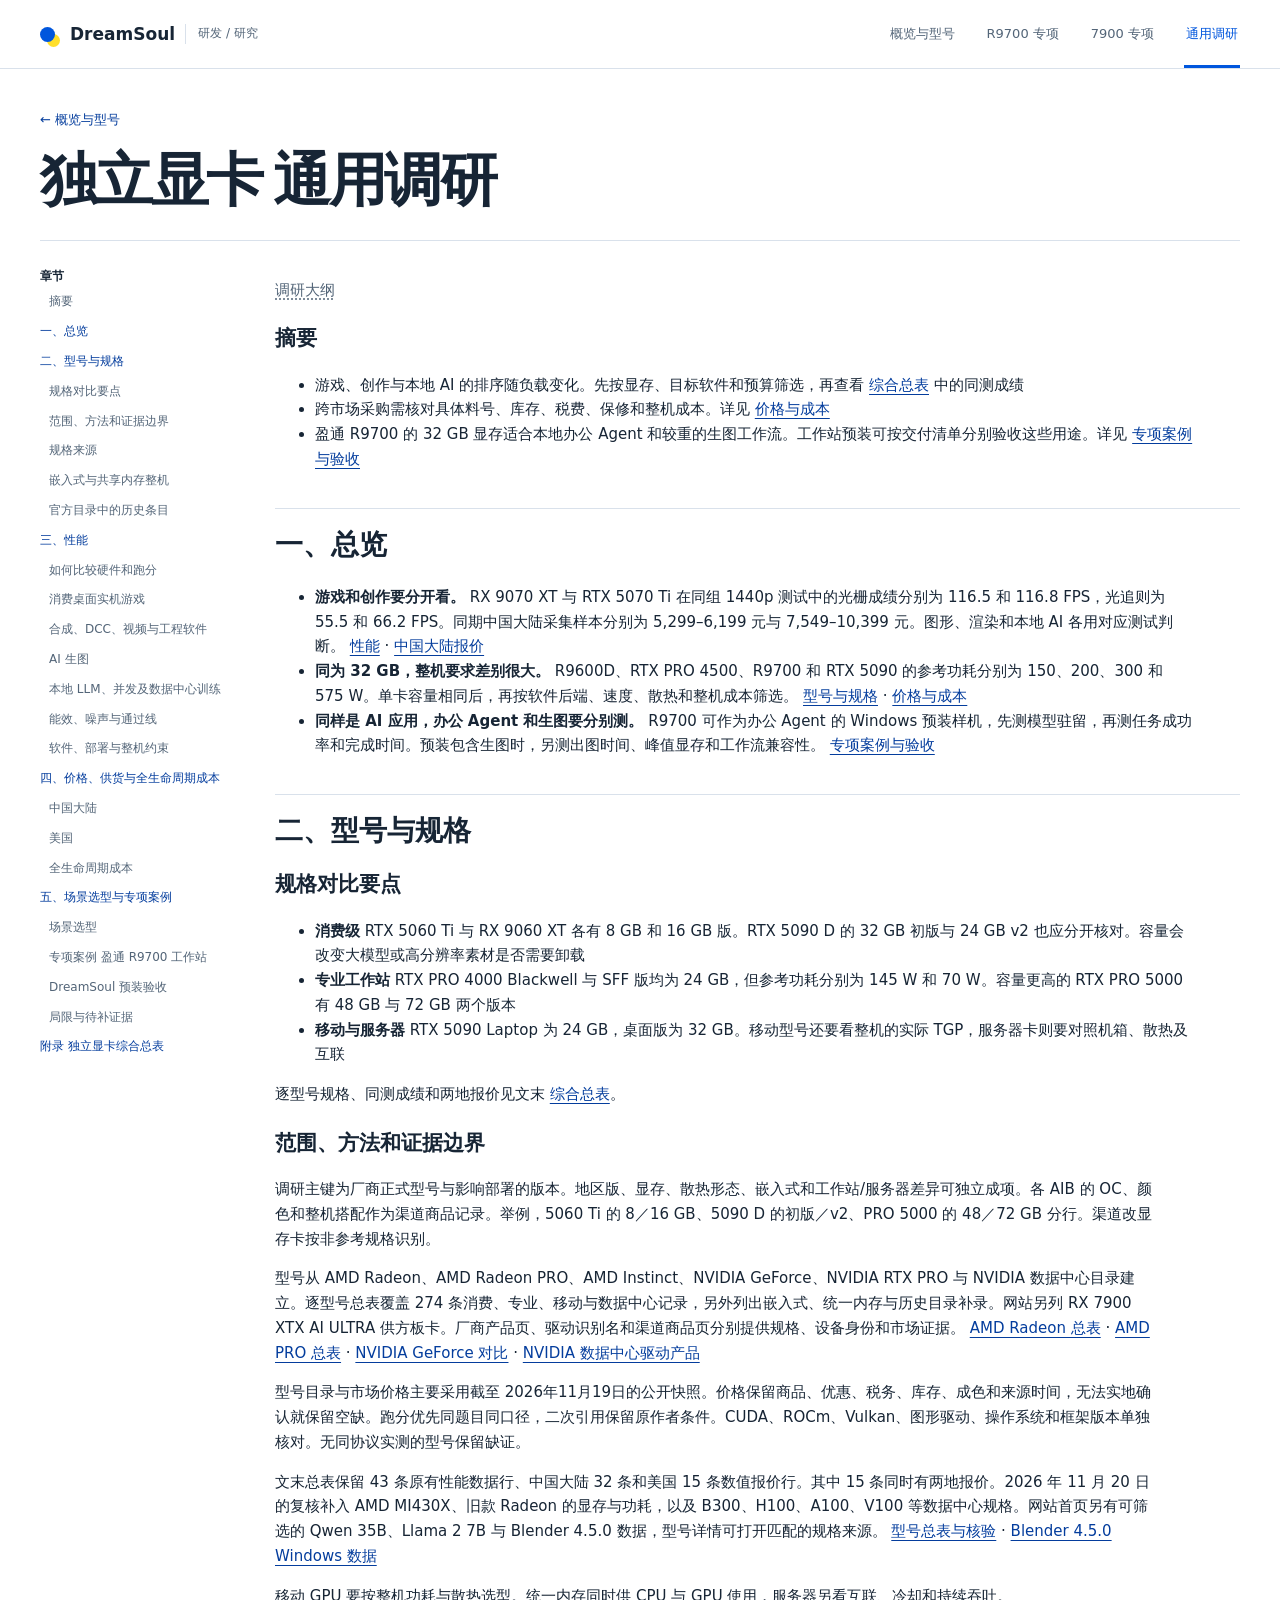
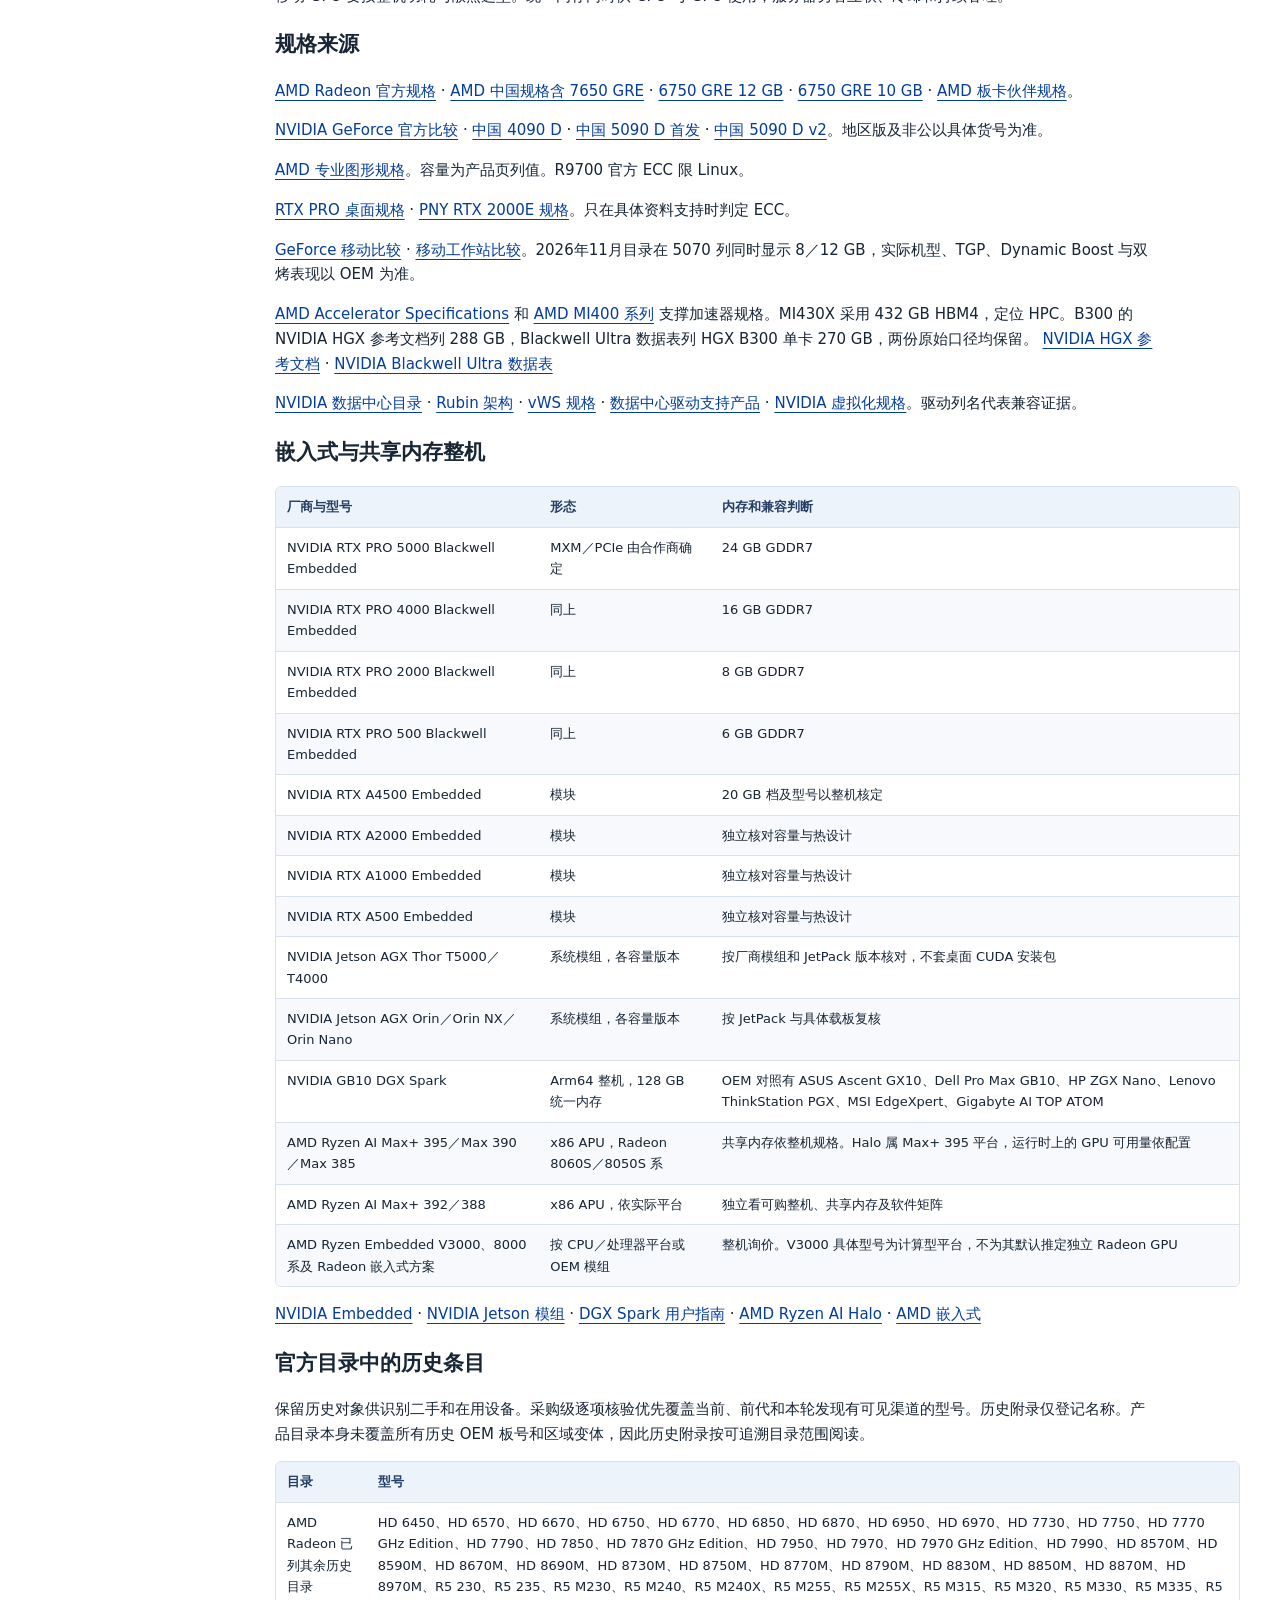
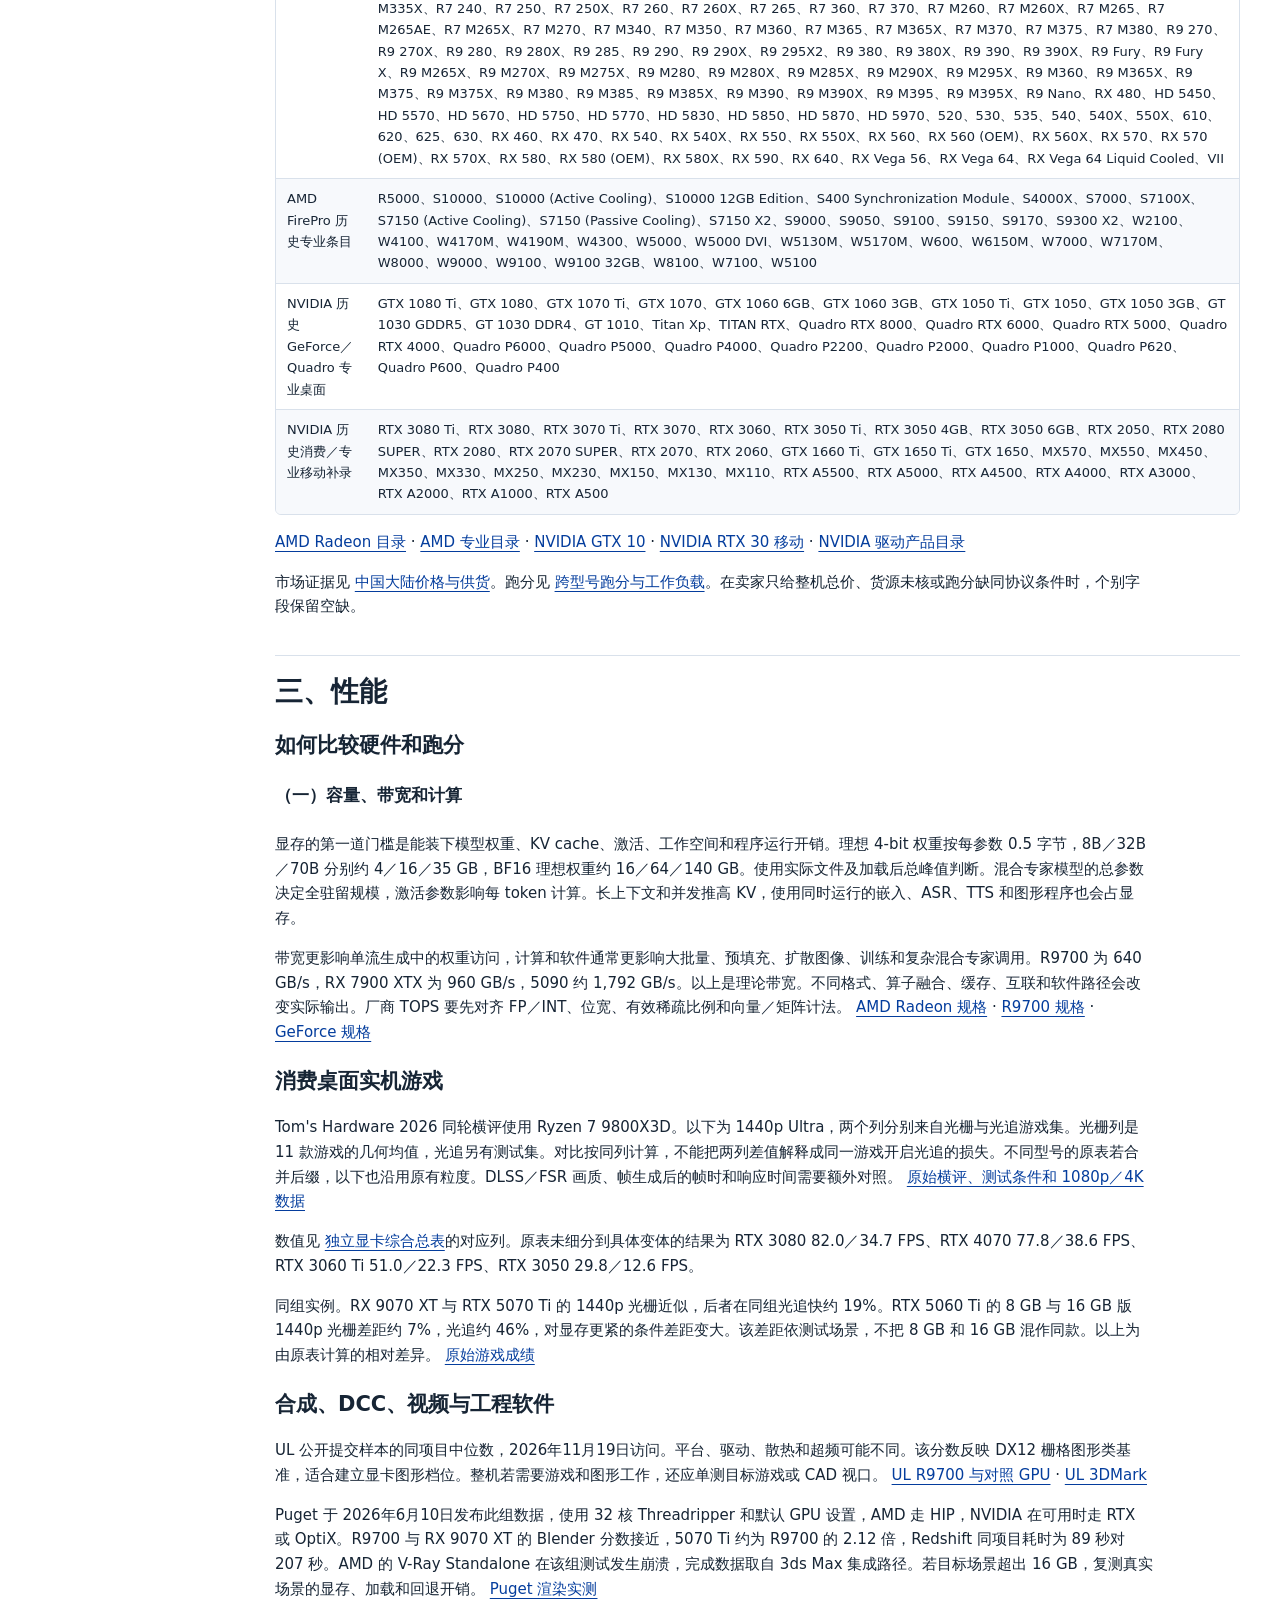
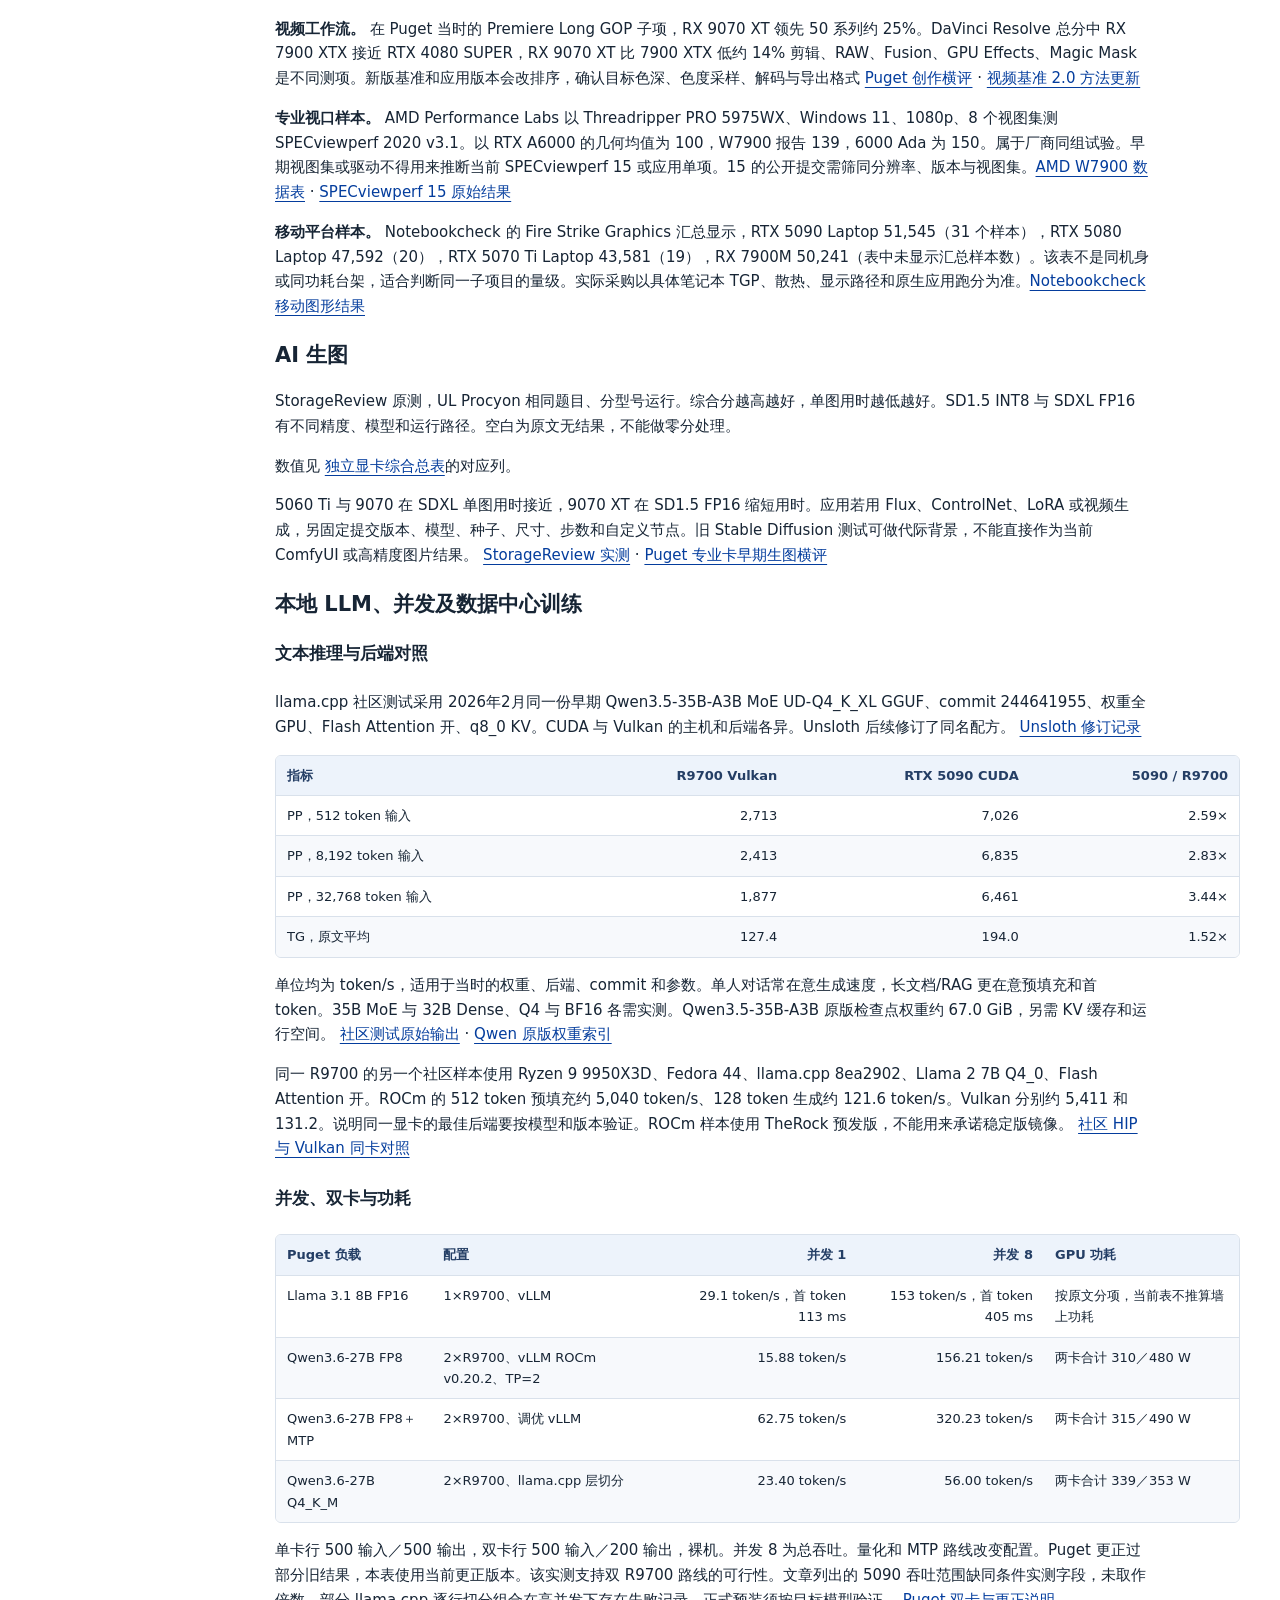
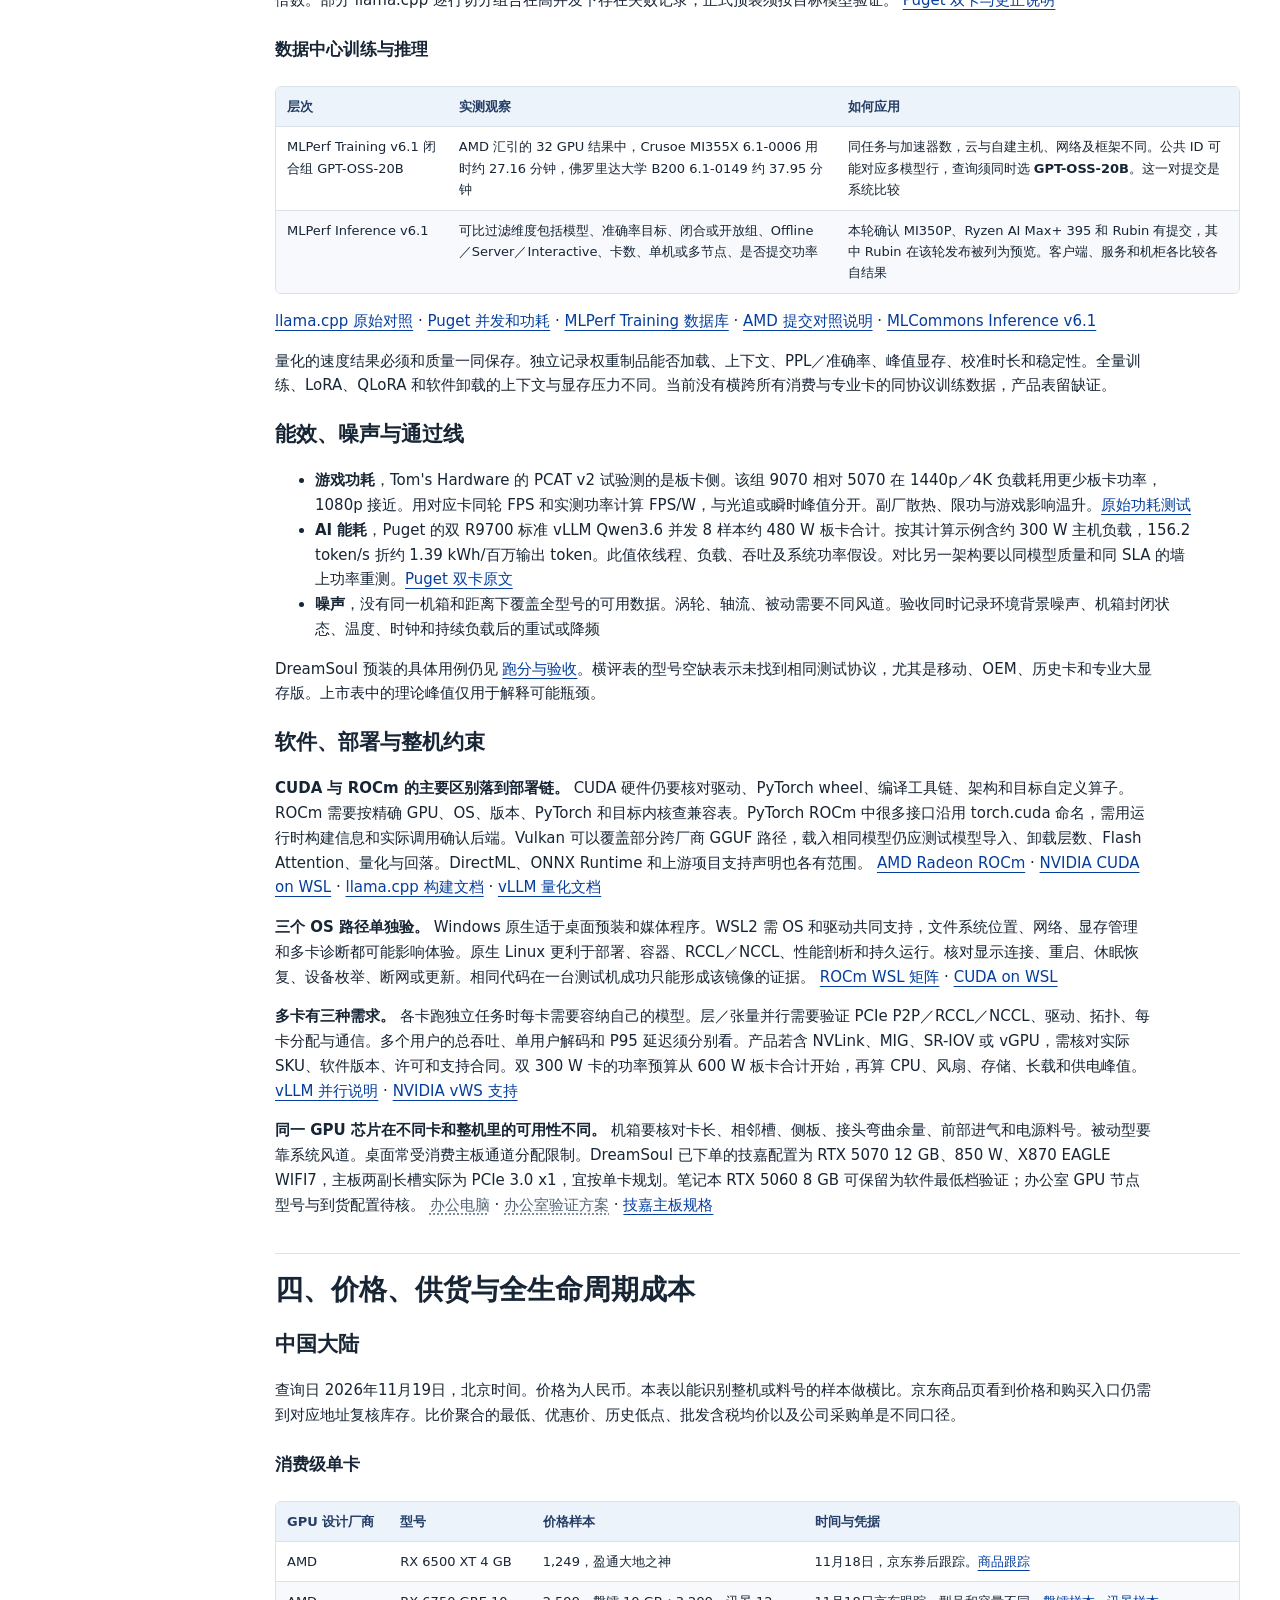
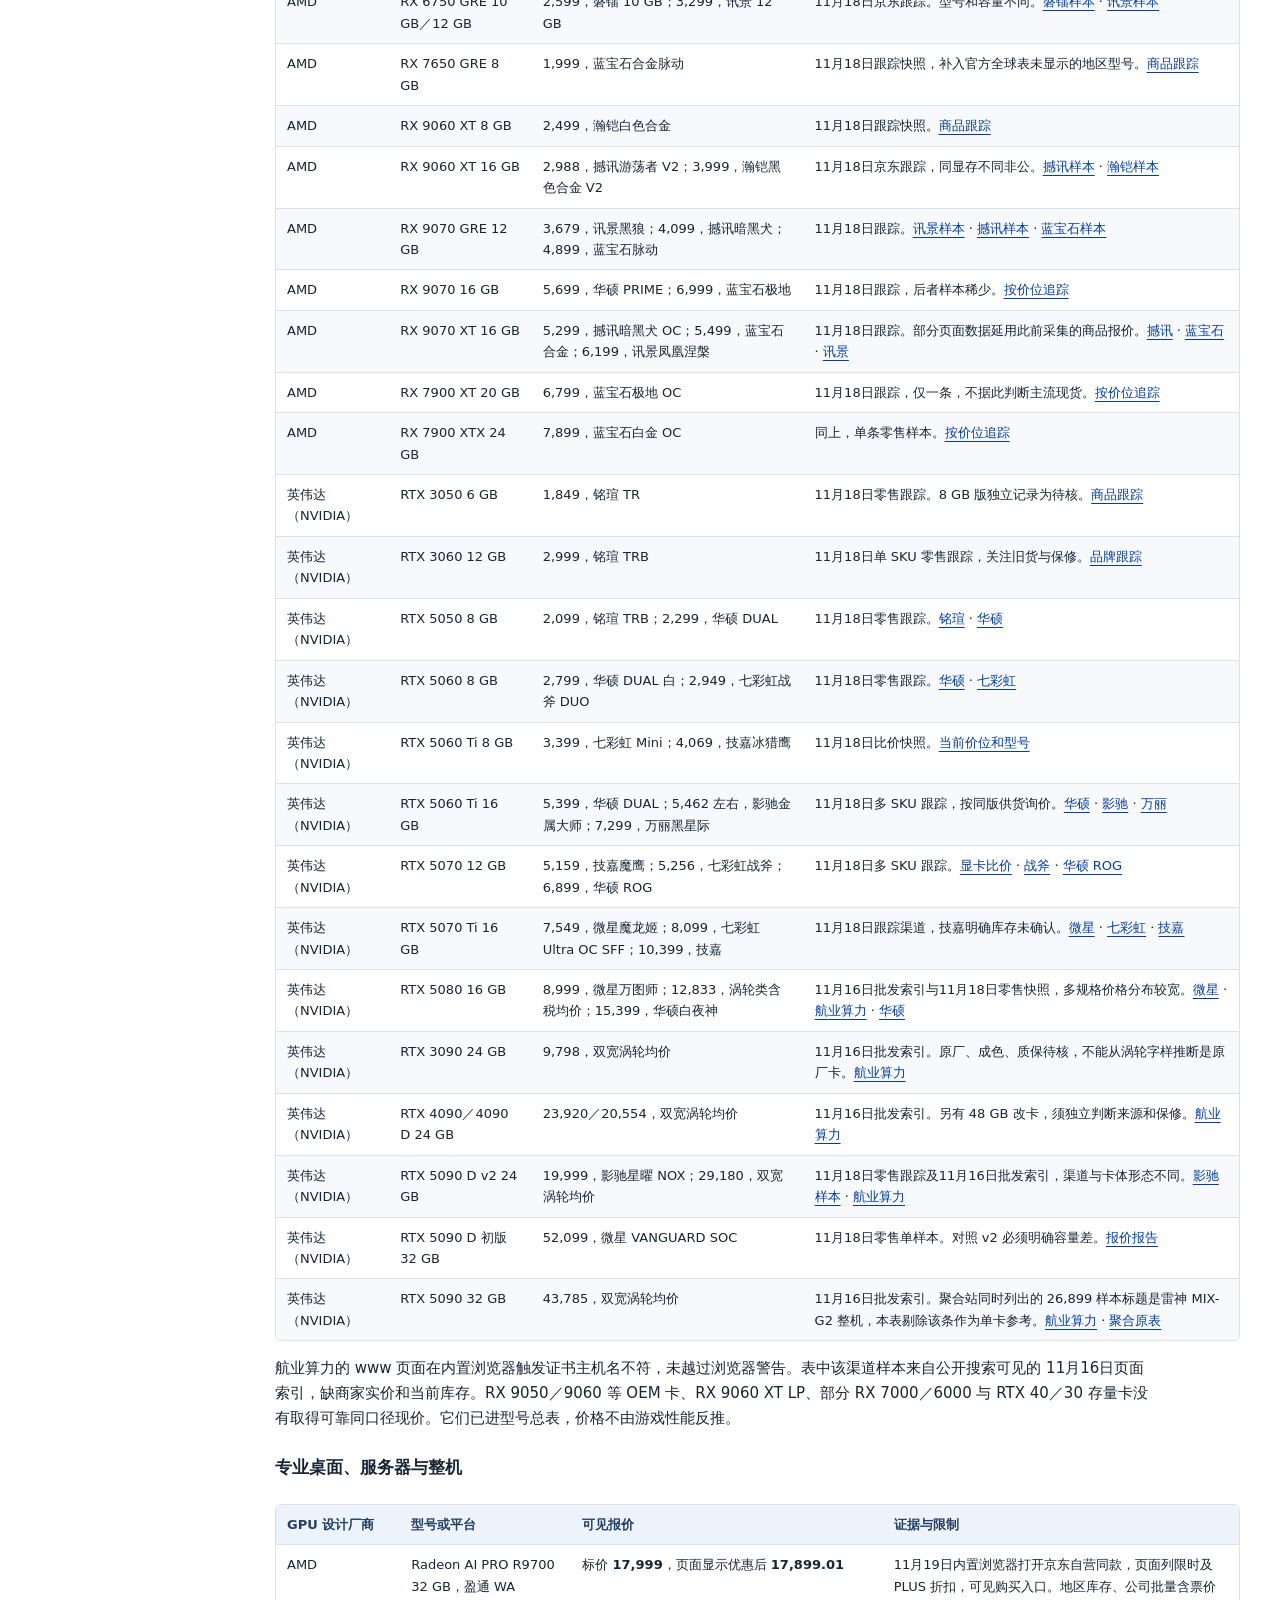
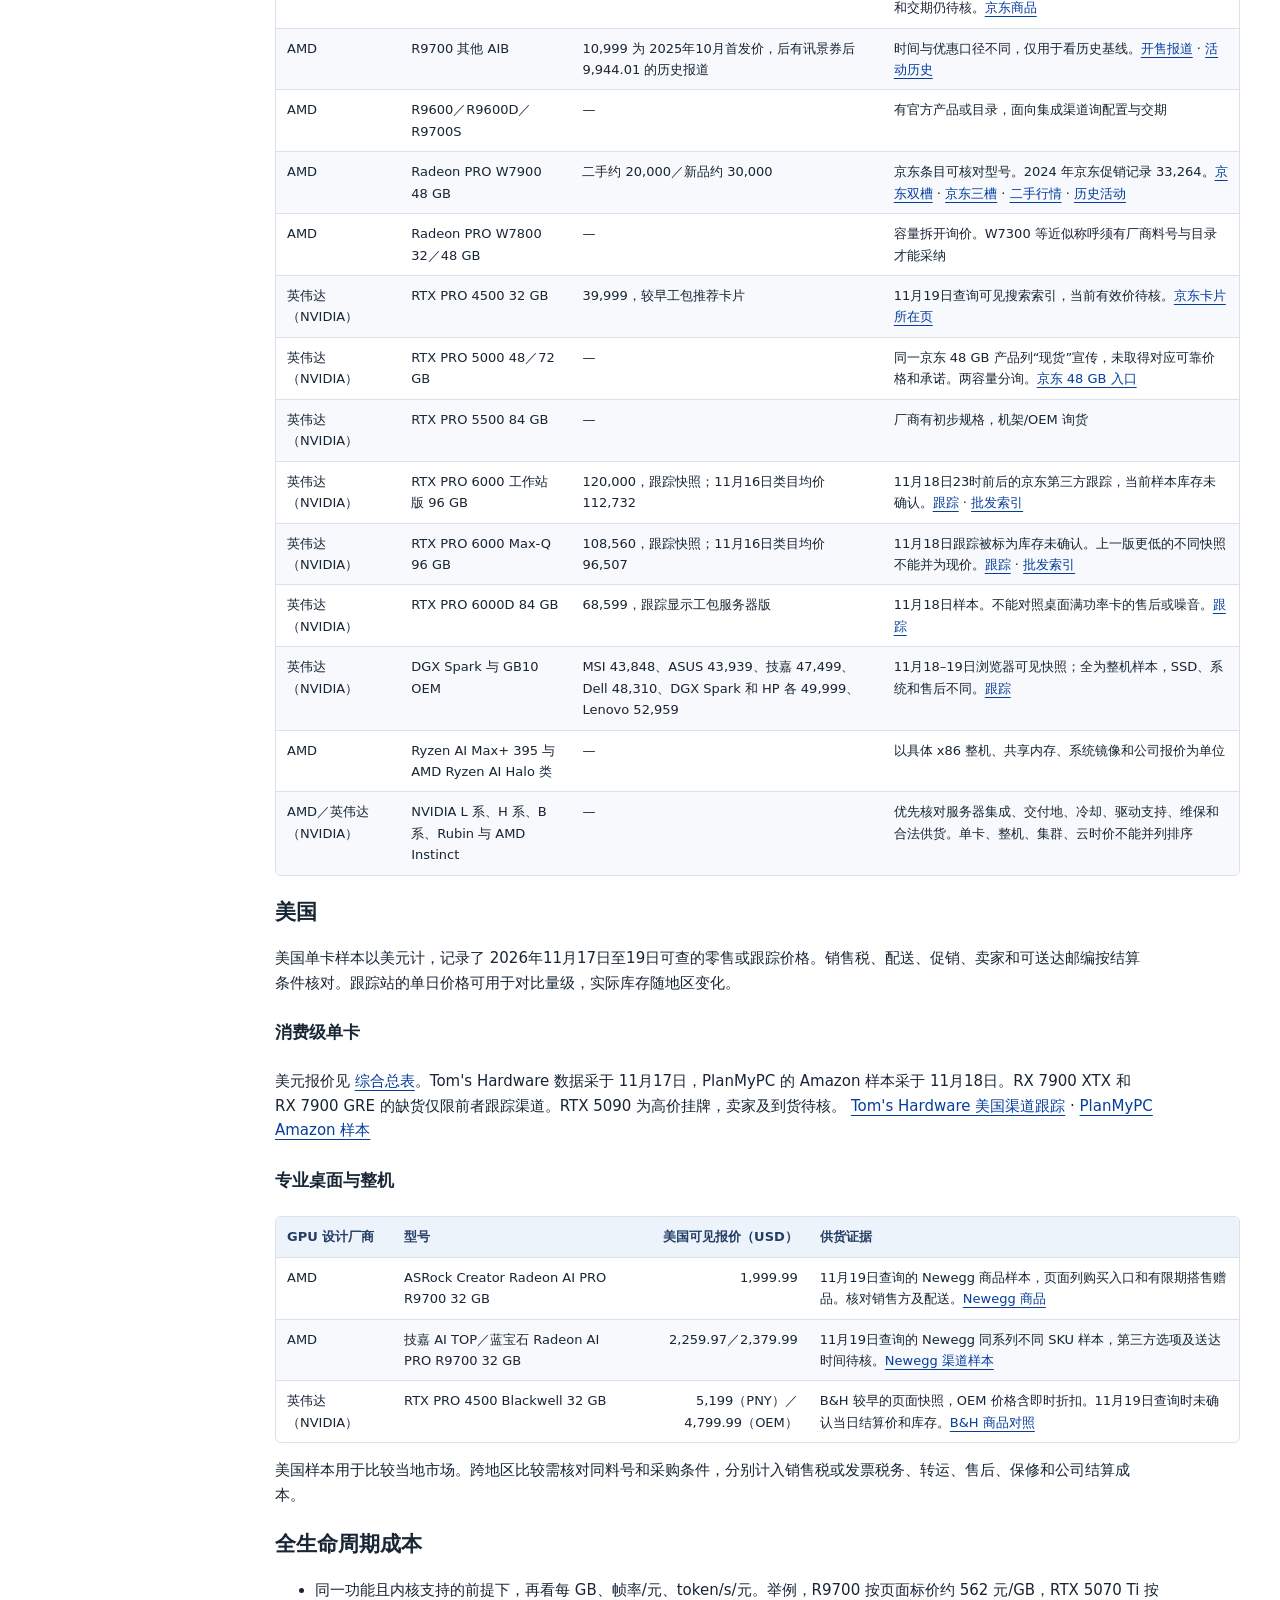
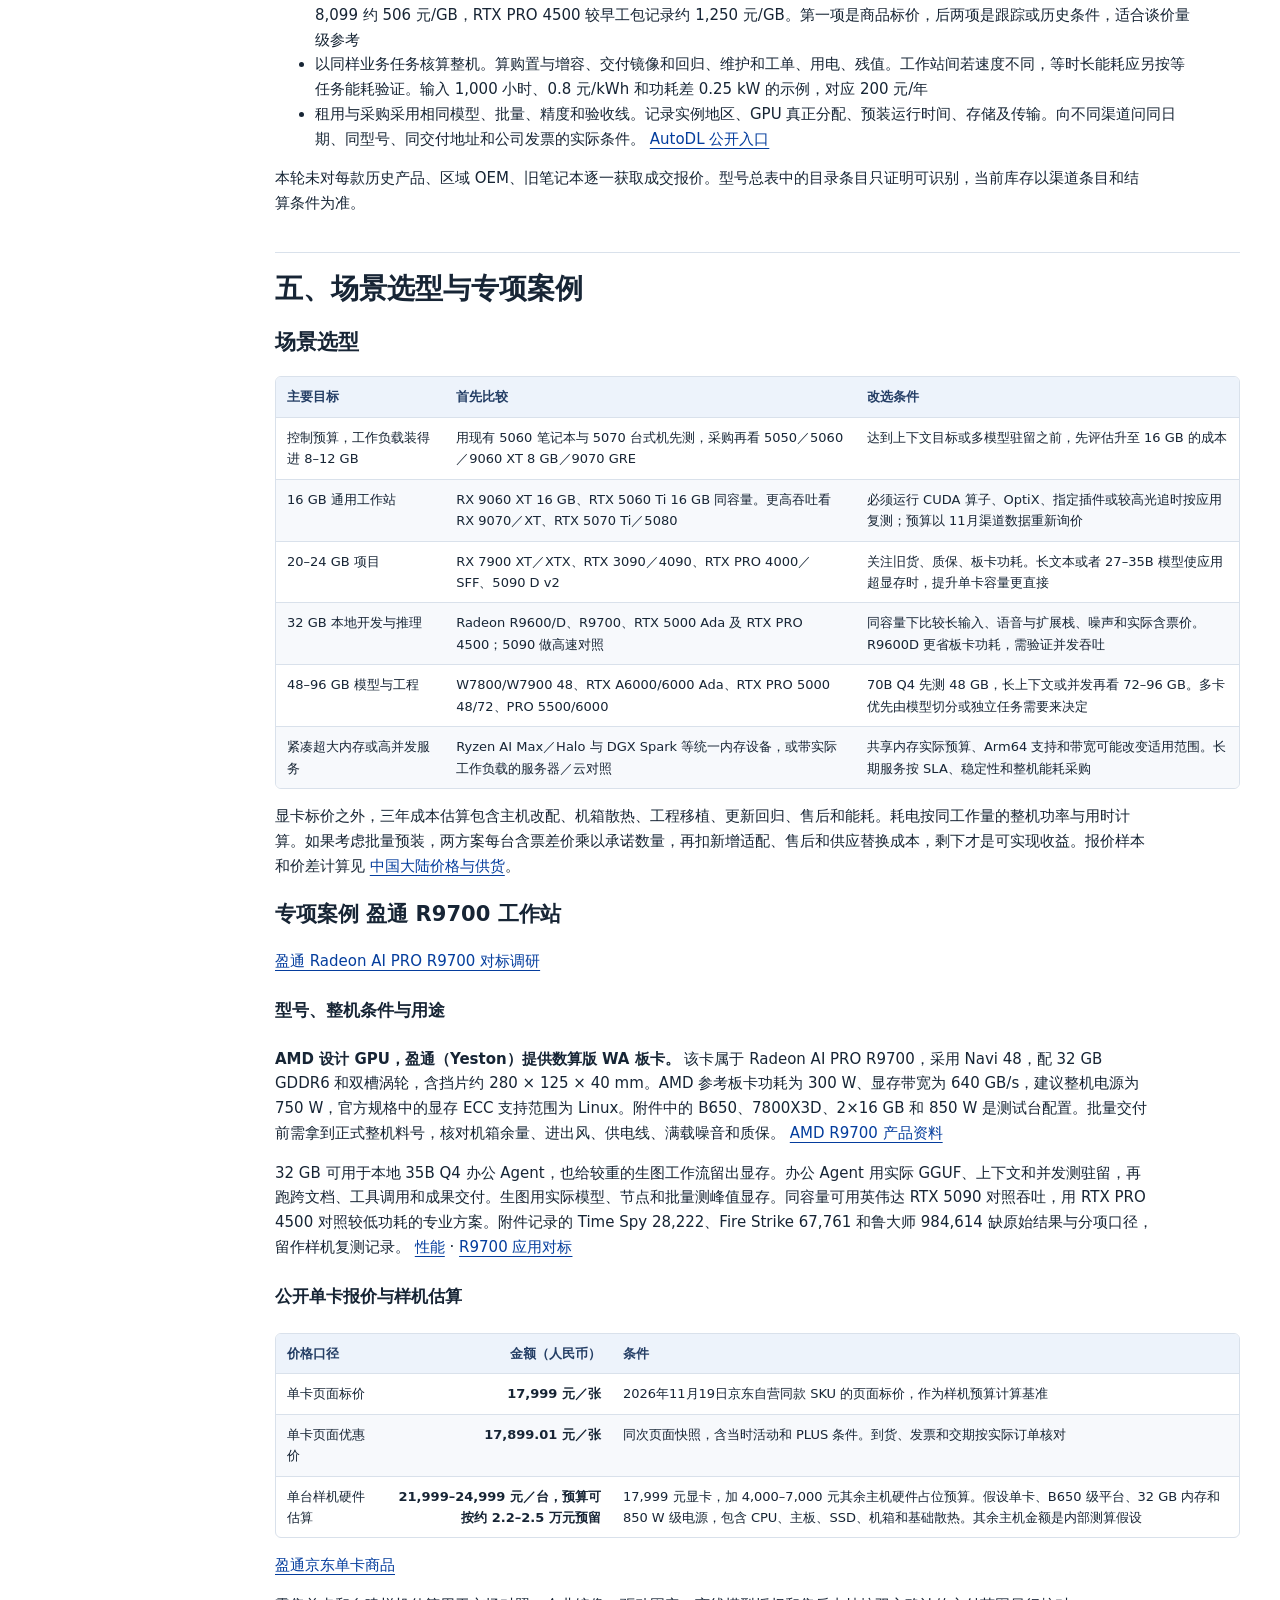
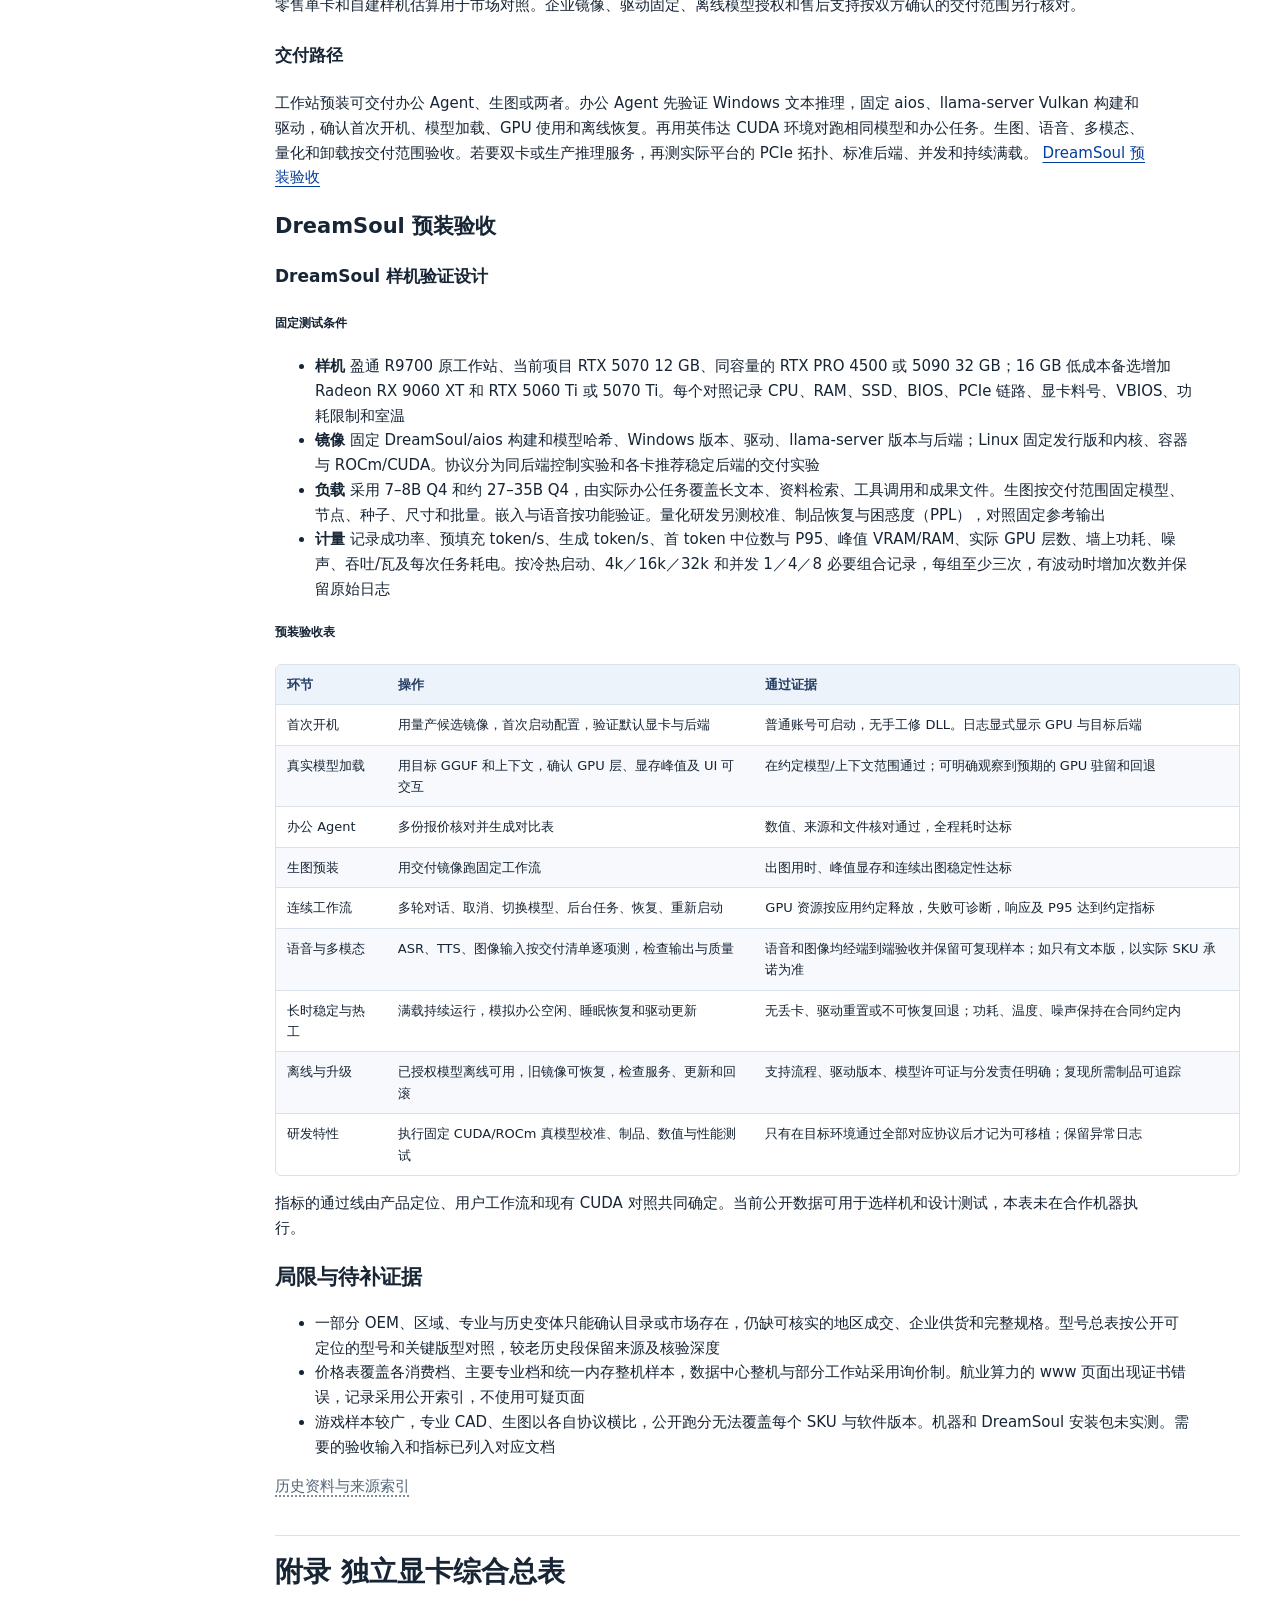
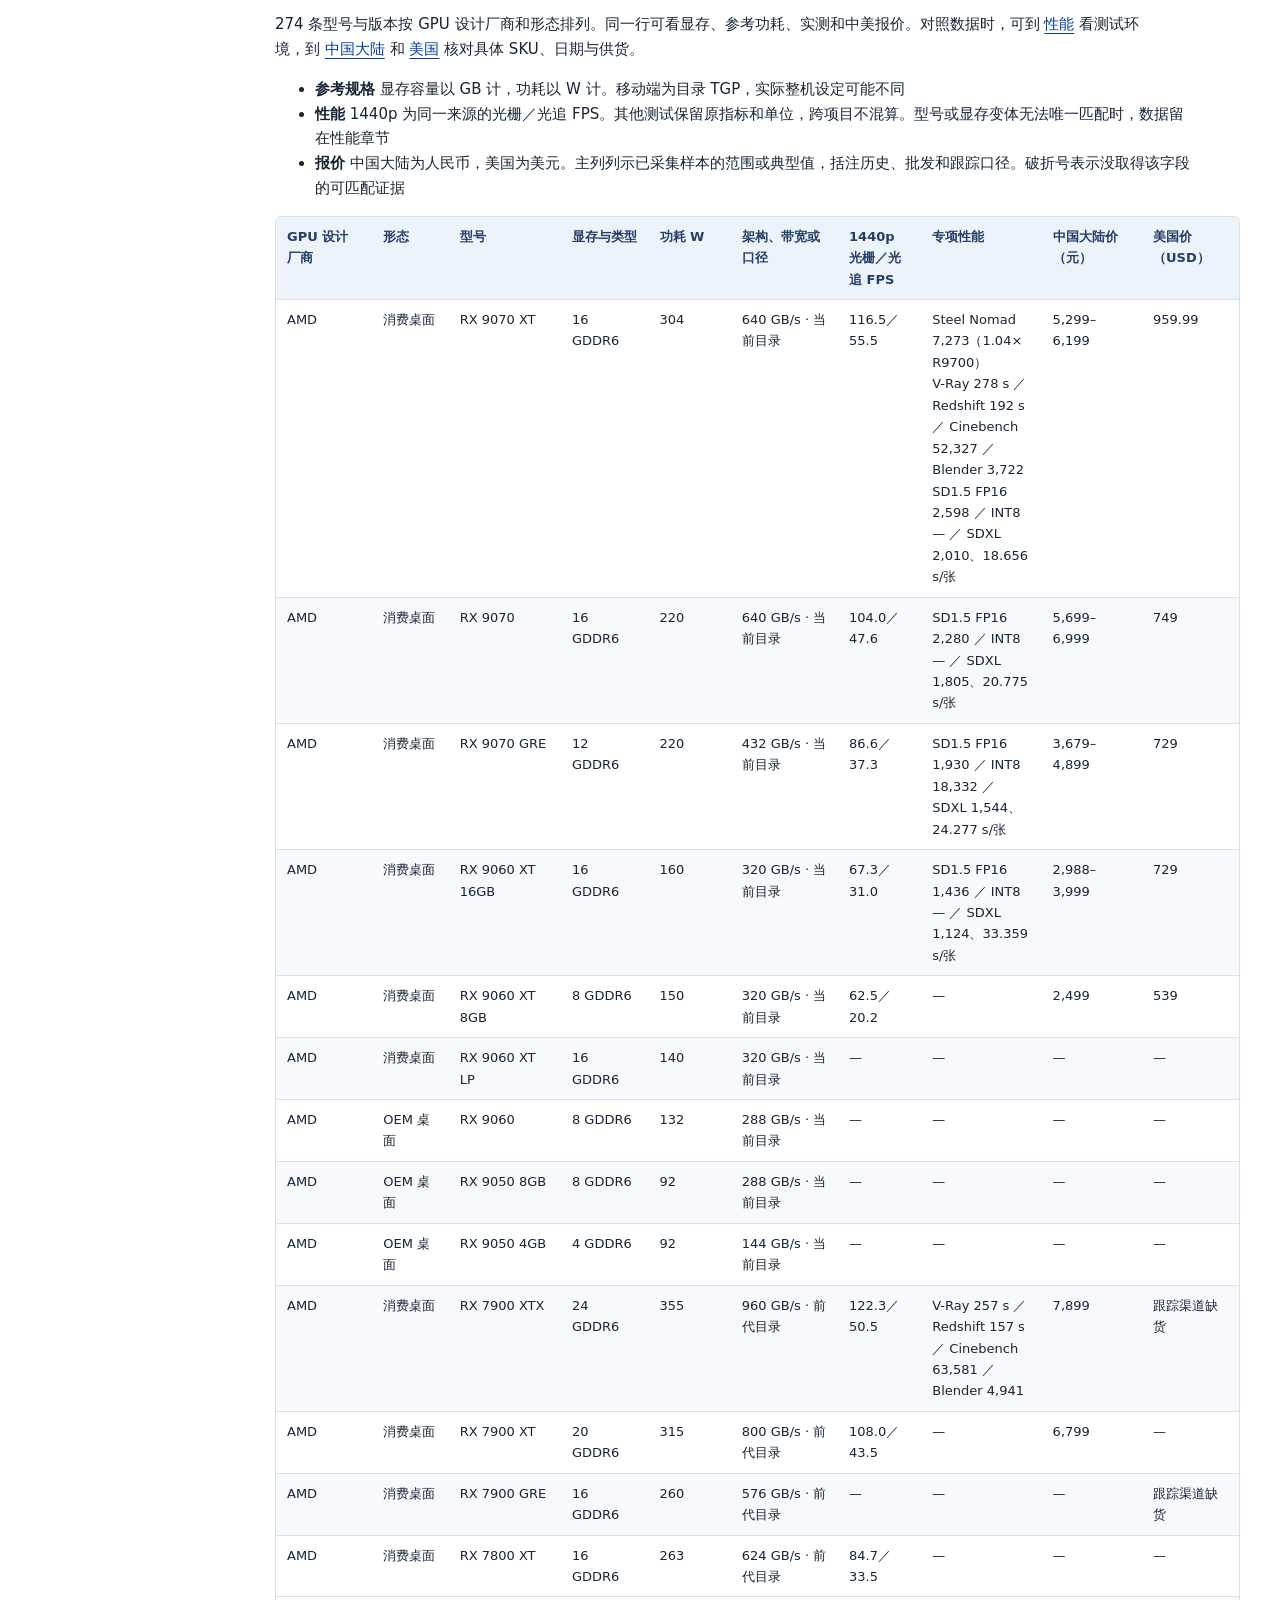
<file: general.html>
<!doctype html>
<html lang="zh-CN">
<head>
<meta charset="utf-8">
<meta name="viewport" content="width=device-width, initial-scale=1">
<title>独立显卡 通用调研 · DreamSoul 研发</title>
<link rel="stylesheet" href="style.css">

</head>
<body>
<a class="skip" href="#content">跳到正文</a>
<header class="topbar">
  <div class="topbar-inner">
    <a class="brand" href="index.html"><span class="brand-mark" aria-hidden="true"></span>DreamSoul <span>研发 / 研究</span></a>
    <nav aria-label="主要页面"><a href="index.html">概览与型号</a><a href="r9700.html">R9700 专项</a><a href="rx7900.html">7900 专项</a><a href="general.html" aria-current="page">通用调研</a></nav>
  </div>
</header>
<main class="wrap report" id="content"><header class="report-title"><a class="back" href="index.html">← 概览与型号</a><h1>独立显卡 通用调研</h1></header><div class="report-layout"><aside><nav aria-label="章节"><strong>章节</strong><a class="level-2" href="#section-1">摘要</a><a class="level-1" href="#section-2">一、总览</a><a class="level-1" href="#section-3">二、型号与规格</a><a class="level-2" href="#section-4">规格对比要点</a><a class="level-2" href="#section-5">范围、方法和证据边界</a><a class="level-2" href="#section-6">规格来源</a><a class="level-2" href="#section-7">嵌入式与共享内存整机</a><a class="level-2" href="#section-8">官方目录中的历史条目</a><a class="level-1" href="#section-9">三、性能</a><a class="level-2" href="#section-10">如何比较硬件和跑分</a><a class="level-2" href="#section-12">消费桌面实机游戏</a><a class="level-2" href="#section-13">合成、DCC、视频与工程软件</a><a class="level-2" href="#section-14">AI 生图</a><a class="level-2" href="#section-15">本地 LLM、并发及数据中心训练</a><a class="level-2" href="#section-19">能效、噪声与通过线</a><a class="level-2" href="#section-20">软件、部署与整机约束</a><a class="level-1" href="#section-21">四、价格、供货与全生命周期成本</a><a class="level-2" href="#section-22">中国大陆</a><a class="level-2" href="#section-25">美国</a><a class="level-2" href="#section-28">全生命周期成本</a><a class="level-1" href="#section-29">五、场景选型与专项案例</a><a class="level-2" href="#section-30">场景选型</a><a class="level-2" href="#section-31">专项案例 盈通 R9700 工作站</a><a class="level-2" href="#section-35">DreamSoul 预装验收</a><a class="level-2" href="#section-39">局限与待补证据</a><a class="level-1" href="#section-40">附录 独立显卡综合总表</a></nav></aside><article class="prose"><p><span class="local-ref" title="工作区资料">调研大纲</span></p>
<p><a id="report"></a></p>
<h3 id="section-1">摘要</h3>
<ul>
<li>游戏、创作与本地 AI 的排序随负载变化。先按显存、目标软件和预算筛选，再查看 <a href="#gpu-table">综合总表</a> 中的同测成绩</li>
<li>跨市场采购需核对具体料号、库存、税费、保修和整机成本。详见 <a href="#market">价格与成本</a></li>
<li>盈通 R9700 的 32 GB 显存适合本地办公 Agent 和较重的生图工作流。工作站预装可按交付清单分别验收这些用途。详见 <a href="#scenarios">专项案例与验收</a></li>
</ul>
<h2 id="section-2">一、总览</h2>
<ul>
<li><strong>游戏和创作要分开看。</strong> RX 9070 XT 与 RTX 5070 Ti 在同组 1440p 测试中的光栅成绩分别为 116.5 和 116.8 FPS，光追则为 55.5 和 66.2 FPS。同期中国大陆采集样本分别为 5,299–6,199 元与 7,549–10,399 元。图形、渲染和本地 AI 各用对应测试判断。 <a href="#benchmarks">性能</a> · <a href="#china-market">中国大陆报价</a></li>
<li><strong>同为 32 GB，整机要求差别很大。</strong> R9600D、RTX PRO 4500、R9700 和 RTX 5090 的参考功耗分别为 150、200、300 和 575 W。单卡容量相同后，再按软件后端、速度、散热和整机成本筛选。 <a href="#models">型号与规格</a> · <a href="#market">价格与成本</a></li>
<li><strong>同样是 AI 应用，办公 Agent 和生图要分别测。</strong> R9700 可作为办公 Agent 的 Windows 预装样机，先测模型驻留，再测任务成功率和完成时间。预装包含生图时，另测出图时间、峰值显存和工作流兼容性。 <a href="#scenarios">专项案例与验收</a></li>
</ul>
<p><a id="models"></a></p>
<h2 id="section-3">二、型号与规格</h2>
<h3 id="section-4">规格对比要点</h3>
<ul>
<li><strong>消费级</strong> RTX 5060 Ti 与 RX 9060 XT 各有 8 GB 和 16 GB 版。RTX 5090 D 的 32 GB 初版与 24 GB v2 也应分开核对。容量会改变大模型或高分辨率素材是否需要卸载</li>
<li><strong>专业工作站</strong> RTX PRO 4000 Blackwell 与 SFF 版均为 24 GB，但参考功耗分别为 145 W 和 70 W。容量更高的 RTX PRO 5000 有 48 GB 与 72 GB 两个版本</li>
<li><strong>移动与服务器</strong> RTX 5090 Laptop 为 24 GB，桌面版为 32 GB。移动型号还要看整机的实际 TGP，服务器卡则要对照机箱、散热及互联</li>
</ul>
<p>逐型号规格、同测成绩和两地报价见文末 <a href="#gpu-table">综合总表</a>。</p>
<h3 id="section-5">范围、方法和证据边界</h3>
<p>调研主键为厂商正式型号与影响部署的版本。地区版、显存、散热形态、嵌入式和工作站/服务器差异可独立成项。各 AIB 的 OC、颜色和整机搭配作为渠道商品记录。举例，5060 Ti 的 8／16 GB、5090 D 的初版／v2、PRO 5000 的 48／72 GB 分行。渠道改显存卡按非参考规格识别。</p>
<p>型号从 AMD Radeon、AMD Radeon PRO、AMD Instinct、NVIDIA GeForce、NVIDIA RTX PRO 与 NVIDIA 数据中心目录建立。逐型号总表覆盖 274 条消费、专业、移动与数据中心记录，另外列出嵌入式、统一内存与历史目录补录。网站另列 RX 7900 XTX AI ULTRA 供方板卡。厂商产品页、驱动识别名和渠道商品页分别提供规格、设备身份和市场证据。 <a href="https://www.amd.com/en/products/specifications/graphics.html">AMD Radeon 总表</a> · <a href="https://www.amd.com/en/products/specifications/professional-graphics.html">AMD PRO 总表</a> · <a href="https://www.nvidia.com/en-gb/geforce/graphics-cards/compare/">NVIDIA GeForce 对比</a> · <a href="https://www.nvidia.com/en-us/drivers/details/280473/">NVIDIA 数据中心驱动产品</a></p>
<p>型号目录与市场价格主要采用截至 2026年11月19日的公开快照。价格保留商品、优惠、税务、库存、成色和来源时间，无法实地确认就保留空缺。跑分优先同题目同口径，二次引用保留原作者条件。CUDA、ROCm、Vulkan、图形驱动、操作系统和框架版本单独核对。无同协议实测的型号保留缺证。</p>
<p>文末总表保留 43 条原有性能数据行、中国大陆 32 条和美国 15 条数值报价行。其中 15 条同时有两地报价。2026 年 11 月 20 日的复核补入 AMD MI430X、旧款 Radeon 的显存与功耗，以及 B300、H100、A100、V100 等数据中心规格。网站首页另有可筛选的 Qwen 35B、Llama 2 7B 与 Blender 4.5.0 数据，型号详情可打开匹配的规格来源。 <a href="https://dreamsoul-ai.github.io/discrete-gpu-research/#catalog-method">型号总表与核验</a> · <a href="https://opendata.blender.org/benchmarks/query/?compute_type=HIP&amp;compute_type=OPTIX&amp;operating_system=Windows&amp;blender_version=4.5.0&amp;group_by=device_name">Blender 4.5.0 Windows 数据</a></p>
<p>移动 GPU 要按整机功耗与散热选型。统一内存同时供 CPU 与 GPU 使用，服务器另看互联、冷却和持续吞吐。</p>
<h3 id="section-6">规格来源</h3>
<p><a href="https://www.amd.com/en/products/specifications/graphics.html">AMD Radeon 官方规格</a> · <a href="https://www.amd.com/zh-cn/products/specifications/graphics.html">AMD 中国规格含 7650 GRE</a> · <a href="https://www.amd.com/zh-cn/support/downloads/drivers.html/graphics/radeon-rx/radeon-rx-6000-series/amd-radeon-rx-6750-gre-12gb.html">6750 GRE 12 GB</a> · <a href="https://www.amd.com/zh-cn/support/downloads/drivers.html/graphics/radeon-rx/radeon-rx-6000-series/amd-radeon-rx-6750-gre-10gb.html">6750 GRE 10 GB</a> · <a href="https://www.amd.com/en/partner/about-partners/graphics-card-specifications.html">AMD 板卡伙伴规格</a>。</p>
<p><a href="https://www.nvidia.com/en-gb/geforce/graphics-cards/compare/">NVIDIA GeForce 官方比较</a> · <a href="https://www.nvidia.cn/geforce/graphics-cards/40-series/rtx-4090-d/">中国 4090 D</a> · <a href="https://www.nvidia.cn/geforce/news/rtx-5090-5080-out-now/">中国 5090 D 首发</a> · <a href="https://www.nvidia.cn/geforce/graphics-cards/50-series/rtx-5090-d-v2/">中国 5090 D v2</a>。地区版及非公以具体货号为准。</p>
<p><a href="https://www.amd.com/en/products/specifications/professional-graphics.html">AMD 专业图形规格</a>。容量为产品页列值。R9700 官方 ECC 限 Linux。</p>
<p><a href="https://www.nvidia.com/en-in/products/workstations/professional-desktop-gpus/">RTX PRO 桌面规格</a> · <a href="https://www.pny.com/rtx-2000e-ada-generation">PNY RTX 2000E 规格</a>。只在具体资料支持时判定 ECC。</p>
<p><a href="https://www.nvidia.com/en-us/geforce/laptops/compare/">GeForce 移动比较</a> · <a href="https://www.nvidia.com/en-us/products/workstations/professional-laptops/compare/">移动工作站比较</a>。2026年11月目录在 5070 列同时显示 8／12 GB，实际机型、TGP、Dynamic Boost 与双烤表现以 OEM 为准。</p>
<p><a href="https://www.amd.com/en/products/specifications/accelerators.html">AMD Accelerator Specifications</a> 和 <a href="https://www.amd.com/en/products/accelerators/instinct/mi400.html">AMD MI400 系列</a> 支撑加速器规格。MI430X 采用 432 GB HBM4，定位 HPC。B300 的 NVIDIA HGX 参考文档列 288 GB，Blackwell Ultra 数据表列 HGX B300 单卡 270 GB，两份原始口径均保留。 <a href="https://docs.nvidia.com/enterprise-reference-architectures/hgx-ai-factory/latest/components.html">NVIDIA HGX 参考文档</a> · <a href="https://resources.nvidia.com/en-us-blackwell-architecture/blackwell-ultra-datasheet?lx=AJq6FY">NVIDIA Blackwell Ultra 数据表</a></p>
<p><a href="https://www.nvidia.com/en-us/data-center/products/">NVIDIA 数据中心目录</a> · <a href="https://developer.nvidia.com/blog/inside-nvidia-rubin-gpu-architecture-powering-the-era-of-agentic-ai/">Rubin 架构</a> · <a href="https://docs.nvidia.com/vgpu/sizing/virtual-workstation/latest/gpus-vws.html">vWS 规格</a> · <a href="https://www.nvidia.com/en-us/drivers/details/280473/">数据中心驱动支持产品</a> · <a href="https://images.nvidia.com/data-center/technical-brief-gpu-positioning-virtualized-compute-and-graphics-workloads.pdf">NVIDIA 虚拟化规格</a>。驱动列名代表兼容证据。</p>
<h3 id="section-7">嵌入式与共享内存整机</h3>
<div class="table-scroll" tabindex="0" role="region" aria-label="调研数据表"><table>
<thead>
<tr>
<th><strong>厂商与型号</strong></th>
<th><strong>形态</strong></th>
<th><strong>内存和兼容判断</strong></th>
</tr>
</thead>
<tbody>
<tr>
<td>NVIDIA RTX PRO 5000 Blackwell Embedded</td>
<td>MXM／PCIe 由合作商确定</td>
<td>24 GB GDDR7</td>
</tr>
<tr>
<td>NVIDIA RTX PRO 4000 Blackwell Embedded</td>
<td>同上</td>
<td>16 GB GDDR7</td>
</tr>
<tr>
<td>NVIDIA RTX PRO 2000 Blackwell Embedded</td>
<td>同上</td>
<td>8 GB GDDR7</td>
</tr>
<tr>
<td>NVIDIA RTX PRO 500 Blackwell Embedded</td>
<td>同上</td>
<td>6 GB GDDR7</td>
</tr>
<tr>
<td>NVIDIA RTX A4500 Embedded</td>
<td>模块</td>
<td>20 GB 档及型号以整机核定</td>
</tr>
<tr>
<td>NVIDIA RTX A2000 Embedded</td>
<td>模块</td>
<td>独立核对容量与热设计</td>
</tr>
<tr>
<td>NVIDIA RTX A1000 Embedded</td>
<td>模块</td>
<td>独立核对容量与热设计</td>
</tr>
<tr>
<td>NVIDIA RTX A500 Embedded</td>
<td>模块</td>
<td>独立核对容量与热设计</td>
</tr>
<tr>
<td>NVIDIA Jetson AGX Thor T5000／T4000</td>
<td>系统模组，各容量版本</td>
<td>按厂商模组和 JetPack 版本核对，不套桌面 CUDA 安装包</td>
</tr>
<tr>
<td>NVIDIA Jetson AGX Orin／Orin NX／Orin Nano</td>
<td>系统模组，各容量版本</td>
<td>按 JetPack 与具体载板复核</td>
</tr>
<tr>
<td>NVIDIA GB10 DGX Spark</td>
<td>Arm64 整机，128 GB 统一内存</td>
<td>OEM 对照有 ASUS Ascent GX10、Dell Pro Max GB10、HP ZGX Nano、Lenovo ThinkStation PGX、MSI EdgeXpert、Gigabyte AI TOP ATOM</td>
</tr>
<tr>
<td>AMD Ryzen AI Max+ 395／Max 390／Max 385</td>
<td>x86 APU，Radeon 8060S／8050S 系</td>
<td>共享内存依整机规格。Halo 属 Max+ 395 平台，运行时上的 GPU 可用量依配置</td>
</tr>
<tr>
<td>AMD Ryzen AI Max+ 392／388</td>
<td>x86 APU，依实际平台</td>
<td>独立看可购整机、共享内存及软件矩阵</td>
</tr>
<tr>
<td>AMD Ryzen Embedded V3000、8000 系及 Radeon 嵌入式方案</td>
<td>按 CPU／处理器平台或 OEM 模组</td>
<td>整机询价。V3000 具体型号为计算型平台，不为其默认推定独立 Radeon GPU</td>
</tr>
</tbody>
</table></div>
<p><a href="https://www.nvidia.com/en-us/products/workstations/rtx-embedded/">NVIDIA Embedded</a> · <a href="https://developer.nvidia.com/embedded/jetson-modules">NVIDIA Jetson 模组</a> · <a href="https://docs.nvidia.com/dgx/dgx-spark/system-overview.html">DGX Spark 用户指南</a> · <a href="https://www.amd.com/en/blogs/2026/amd-ryzen-ai-halo-is-designed-for-the-agentic-era.html">AMD Ryzen AI Halo</a> · <a href="https://www.amd.com/en/products/embedded.html">AMD 嵌入式</a></p>
<h3 id="section-8">官方目录中的历史条目</h3>
<p>保留历史对象供识别二手和在用设备。采购级逐项核验优先覆盖当前、前代和本轮发现有可见渠道的型号。历史附录仅登记名称。产品目录本身未覆盖所有历史 OEM 板号和区域变体，因此历史附录按可追溯目录范围阅读。</p>
<div class="table-scroll" tabindex="0" role="region" aria-label="调研数据表"><table>
<thead>
<tr>
<th><strong>目录</strong></th>
<th><strong>型号</strong></th>
</tr>
</thead>
<tbody>
<tr>
<td>AMD Radeon 已列其余历史目录</td>
<td>HD 6450、HD 6570、HD 6670、HD 6750、HD 6770、HD 6850、HD 6870、HD 6950、HD 6970、HD 7730、HD 7750、HD 7770 GHz Edition、HD 7790、HD 7850、HD 7870 GHz Edition、HD 7950、HD 7970、HD 7970 GHz Edition、HD 7990、HD 8570M、HD 8590M、HD 8670M、HD 8690M、HD 8730M、HD 8750M、HD 8770M、HD 8790M、HD 8830M、HD 8850M、HD 8870M、HD 8970M、R5 230、R5 235、R5 M230、R5 M240、R5 M240X、R5 M255、R5 M255X、R5 M315、R5 M320、R5 M330、R5 M335、R5 M335X、R7 240、R7 250、R7 250X、R7 260、R7 260X、R7 265、R7 360、R7 370、R7 M260、R7 M260X、R7 M265、R7 M265AE、R7 M265X、R7 M270、R7 M340、R7 M350、R7 M360、R7 M365、R7 M365X、R7 M370、R7 M375、R7 M380、R9 270、R9 270X、R9 280、R9 280X、R9 285、R9 290、R9 290X、R9 295X2、R9 380、R9 380X、R9 390、R9 390X、R9 Fury、R9 Fury X、R9 M265X、R9 M270X、R9 M275X、R9 M280、R9 M280X、R9 M285X、R9 M290X、R9 M295X、R9 M360、R9 M365X、R9 M375、R9 M375X、R9 M380、R9 M385、R9 M385X、R9 M390、R9 M390X、R9 M395、R9 M395X、R9 Nano、RX 480、HD 5450、HD 5570、HD 5670、HD 5750、HD 5770、HD 5830、HD 5850、HD 5870、HD 5970、520、530、535、540、540X、550X、610、620、625、630、RX 460、RX 470、RX 540、RX 540X、RX 550、RX 550X、RX 560、RX 560 (OEM)、RX 560X、RX 570、RX 570 (OEM)、RX 570X、RX 580、RX 580 (OEM)、RX 580X、RX 590、RX 640、RX Vega 56、RX Vega 64、RX Vega 64 Liquid Cooled、VII</td>
</tr>
<tr>
<td>AMD FirePro 历史专业条目</td>
<td>R5000、S10000、S10000 (Active Cooling)、S10000 12GB Edition、S400 Synchronization Module、S4000X、S7000、S7100X、S7150 (Active Cooling)、S7150 (Passive Cooling)、S7150 X2、S9000、S9050、S9100、S9150、S9170、S9300 X2、W2100、W4100、W4170M、W4190M、W4300、W5000、W5000 DVI、W5130M、W5170M、W600、W6150M、W7000、W7170M、W8000、W9000、W9100、W9100 32GB、W8100、W7100、W5100</td>
</tr>
<tr>
<td>NVIDIA 历史 GeForce／Quadro 专业桌面</td>
<td>GTX 1080 Ti、GTX 1080、GTX 1070 Ti、GTX 1070、GTX 1060 6GB、GTX 1060 3GB、GTX 1050 Ti、GTX 1050、GTX 1050 3GB、GT 1030 GDDR5、GT 1030 DDR4、GT 1010、Titan Xp、TITAN RTX、Quadro RTX 8000、Quadro RTX 6000、Quadro RTX 5000、Quadro RTX 4000、Quadro P6000、Quadro P5000、Quadro P4000、Quadro P2200、Quadro P2000、Quadro P1000、Quadro P620、Quadro P600、Quadro P400</td>
</tr>
<tr>
<td>NVIDIA 历史消费／专业移动补录</td>
<td>RTX 3080 Ti、RTX 3080、RTX 3070 Ti、RTX 3070、RTX 3060、RTX 3050 Ti、RTX 3050 4GB、RTX 3050 6GB、RTX 2050、RTX 2080 SUPER、RTX 2080、RTX 2070 SUPER、RTX 2070、RTX 2060、GTX 1660 Ti、GTX 1650 Ti、GTX 1650、MX570、MX550、MX450、MX350、MX330、MX250、MX230、MX150、MX130、MX110、RTX A5500、RTX A5000、RTX A4500、RTX A4000、RTX A3000、RTX A2000、RTX A1000、RTX A500</td>
</tr>
</tbody>
</table></div>
<p><a href="https://www.amd.com/en/products/specifications/graphics.html">AMD Radeon 目录</a> · <a href="https://www.amd.com/en/products/specifications/professional-graphics.html">AMD 专业目录</a> · <a href="https://www.nvidia.com/en-us/geforce/products/">NVIDIA GTX 10</a> · <a href="https://nvidianews.nvidia.com/news/nvidia-transforms-mainstream-laptops-into-gaming-powerhouses-with-geforce-rtx-30-series">NVIDIA RTX 30 移动</a> · <a href="https://www.nvidia.com/Download/index.aspx">NVIDIA 驱动产品目录</a></p>
<p>市场证据见 <a href="#china-market">中国大陆价格与供货</a>。跑分见 <a href="#benchmarks">跨型号跑分与工作负载</a>。在卖家只给整机总价、货源未核或跑分缺同协议条件时，个别字段保留空缺。</p>
<p><a id="benchmarks"></a></p>
<h2 id="section-9">三、性能</h2>
<h3 id="section-10">如何比较硬件和跑分</h3>
<h4 id="section-11">（一）容量、带宽和计算</h4>
<p>显存的第一道门槛是能装下模型权重、KV cache、激活、工作空间和程序运行开销。理想 4-bit 权重按每参数 0.5 字节，8B／32B／70B 分别约 4／16／35 GB，BF16 理想权重约 16／64／140 GB。使用实际文件及加载后总峰值判断。混合专家模型的总参数决定全驻留规模，激活参数影响每 token 计算。长上下文和并发推高 KV，使用同时运行的嵌入、ASR、TTS 和图形程序也会占显存。</p>
<p>带宽更影响单流生成中的权重访问，计算和软件通常更影响大批量、预填充、扩散图像、训练和复杂混合专家调用。R9700 为 640 GB/s，RX 7900 XTX 为 960 GB/s，5090 约 1,792 GB/s。以上是理论带宽。不同格式、算子融合、缓存、互联和软件路径会改变实际输出。厂商 TOPS 要先对齐 FP／INT、位宽、有效稀疏比例和向量／矩阵计法。 <a href="https://www.amd.com/en/products/specifications/graphics.html">AMD Radeon 规格</a> · <a href="https://www.amd.com/en/products/graphics/workstations/radeon-ai-pro/ai-9000-series/amd-radeon-ai-pro-r9700.html">R9700 规格</a> · <a href="https://www.nvidia.com/en-gb/geforce/graphics-cards/compare/">GeForce 规格</a></p>
<h3 id="section-12">消费桌面实机游戏</h3>
<p>Tom's Hardware 2026 同轮横评使用 Ryzen 7 9800X3D。以下为 1440p Ultra，两个列分别来自光栅与光追游戏集。光栅列是 11 款游戏的几何均值，光追另有测试集。对比按同列计算，不能把两列差值解释成同一游戏开启光追的损失。不同型号的原表若合并后缀，以下也沿用原有粒度。DLSS／FSR 画质、帧生成后的帧时和响应时间需要额外对照。 <a href="https://www.tomshardware.com/reviews/gpu-hierarchy%2C4388.html">原始横评、测试条件和 1080p／4K 数据</a></p>
<p>数值见 <a href="#gpu-table">独立显卡综合总表</a>的对应列。原表未细分到具体变体的结果为 RTX 3080 82.0／34.7 FPS、RTX 4070 77.8／38.6 FPS、RTX 3060 Ti 51.0／22.3 FPS、RTX 3050 29.8／12.6 FPS。</p>
<p>同组实例。RX 9070 XT 与 RTX 5070 Ti 的 1440p 光栅近似，后者在同组光追快约 19%。RTX 5060 Ti 的 8 GB 与 16 GB 版 1440p 光栅差距约 7%，光追约 46%，对显存更紧的条件差距变大。该差距依测试场景，不把 8 GB 和 16 GB 混作同款。以上为由原表计算的相对差异。 <a href="https://www.tomshardware.com/reviews/gpu-hierarchy%2C4388.html">原始游戏成绩</a></p>
<h3 id="section-13">合成、DCC、视频与工程软件</h3>
<p>UL 公开提交样本的同项目中位数，2026年11月19日访问。平台、驱动、散热和超频可能不同。该分数反映 DX12 栅格图形类基准，适合建立显卡图形档位。整机若需要游戏和图形工作，还应单测目标游戏或 CAD 视口。 <a href="https://benchmarks.ul.com/hardware/gpu/AMD%20Radeon%20AI%20PRO%20R9700%2Breview">UL R9700 与对照 GPU</a> · <a href="https://benchmarks.ul.com/3dmark">UL 3DMark</a></p>
<p>Puget 于 2026年6月10日发布此组数据，使用 32 核 Threadripper 和默认 GPU 设置，AMD 走 HIP，NVIDIA 在可用时走 RTX 或 OptiX。R9700 与 RX 9070 XT 的 Blender 分数接近，5070 Ti 约为 R9700 的 2.12 倍，Redshift 同项目耗时为 89 秒对 207 秒。AMD 的 V-Ray Standalone 在该组测试发生崩溃，完成数据取自 3ds Max 集成路径。若目标场景超出 16 GB，复测真实场景的显存、加载和回退开销。 <a href="https://www.pugetsystems.com/labs/articles/amd-gpu-rendering-performance-is-radeon-a-viable-alternative/">Puget 渲染实测</a></p>
<p><strong>视频工作流。</strong> 在 Puget 当时的 Premiere Long GOP 子项，RX 9070 XT 领先 50 系列约 25%。DaVinci Resolve 总分中 RX 7900 XTX 接近 RTX 4080 SUPER，RX 9070 XT 比 7900 XTX 低约 14% 剪辑、RAW、Fusion、GPU Effects、Magic Mask 是不同测项。新版基准和应用版本会改排序，确认目标色深、色度采样、解码与导出格式 <a href="https://www.pugetsystems.com/labs/articles/2025-consumer-gpu-content-creation-roundup/">Puget 创作横评</a> · <a href="https://www.pugetsystems.com/labs/articles/puget-bench-for-premiere-pro-and-davinci-resolve-2-0-analysis/">视频基准 2.0 方法更新</a></p>
<p><strong>专业视口样本。</strong> AMD Performance Labs 以 Threadripper PRO 5975WX、Windows 11、1080p、8 个视图集测 SPECviewperf 2020 v3.1。以 RTX A6000 的几何均值为 100，W7900 报告 139，6000 Ada 为 150。属于厂商同组试验。早期视图集或驱动不得用来推断当前 SPECviewperf 15 或应用单项。15 的公开提交需筛同分辨率、版本与视图集。<a href="https://www.amd.com/content/dam/amd/en/documents/products/graphics/workstation/radeon-pro-w7900-datasheet.pdf">AMD W7900 数据表</a> · <a href="https://spec.org/gwpg/gpc.data/viewperf15/summary.html">SPECviewperf 15 原始结果</a></p>
<p><strong>移动平台样本。</strong> Notebookcheck 的 Fire Strike Graphics 汇总显示，RTX 5090 Laptop 51,545（31 个样本），RTX 5080 Laptop 47,592（20），RTX 5070 Ti Laptop 43,581（19），RX 7900M 50,241（表中未显示汇总样本数）。该表不是同机身或同功耗台架，适合判断同一子项目的量级。实际采购以具体笔记本 TGP、散热、显示路径和原生应用跑分为准。<a href="https://www.notebookcheck.net/Mobile-Graphics-Cards-Benchmark-List.844.0.html?3dmark13_fire_gpu=1&amp;archive=1">Notebookcheck 移动图形结果</a></p>
<h3 id="section-14">AI 生图</h3>
<p>StorageReview 原测，UL Procyon 相同题目、分型号运行。综合分越高越好，单图用时越低越好。SD1.5 INT8 与 SDXL FP16 有不同精度、模型和运行路径。空白为原文无结果，不能做零分处理。</p>
<p>数值见 <a href="#gpu-table">独立显卡综合总表</a>的对应列。</p>
<p>5060 Ti 与 9070 在 SDXL 单图用时接近，9070 XT 在 SD1.5 FP16 缩短用时。应用若用 Flux、ControlNet、LoRA 或视频生成，另固定提交版本、模型、种子、尺寸、步数和自定义节点。旧 Stable Diffusion 测试可做代际背景，不能直接作为当前 ComfyUI 或高精度图片结果。 <a href="https://www.storagereview.com/review/amd-radeon-rx-9070-gre-review-12gb-rdna-4-for-1440p-gaming">StorageReview 实测</a> · <a href="https://www.pugetsystems.com/labs/articles/stable-diffusion-performance-professional-gpus/">Puget 专业卡早期生图横评</a></p>
<h3 id="section-15">本地 LLM、并发及数据中心训练</h3>
<h4 id="section-16">文本推理与后端对照</h4>
<p>llama.cpp 社区测试采用 2026年2月同一份早期 Qwen3.5-35B-A3B MoE UD-Q4_K_XL GGUF、commit 244641955、权重全 GPU、Flash Attention 开、q8_0 KV。CUDA 与 Vulkan 的主机和后端各异。Unsloth 后续修订了同名配方。 <a href="https://huggingface.co/unsloth/Qwen3.5-35B-A3B-GGUF/discussions/5">Unsloth 修订记录</a></p>
<div class="table-scroll" tabindex="0" role="region" aria-label="调研数据表"><table>
<thead>
<tr>
<th><strong>指标</strong></th>
<th style="text-align:right"><strong>R9700 Vulkan</strong></th>
<th style="text-align:right"><strong>RTX 5090 CUDA</strong></th>
<th style="text-align:right"><strong>5090 / R9700</strong></th>
</tr>
</thead>
<tbody>
<tr>
<td>PP，512 token 输入</td>
<td style="text-align:right">2,713</td>
<td style="text-align:right">7,026</td>
<td style="text-align:right">2.59×</td>
</tr>
<tr>
<td>PP，8,192 token 输入</td>
<td style="text-align:right">2,413</td>
<td style="text-align:right">6,835</td>
<td style="text-align:right">2.83×</td>
</tr>
<tr>
<td>PP，32,768 token 输入</td>
<td style="text-align:right">1,877</td>
<td style="text-align:right">6,461</td>
<td style="text-align:right">3.44×</td>
</tr>
<tr>
<td>TG，原文平均</td>
<td style="text-align:right">127.4</td>
<td style="text-align:right">194.0</td>
<td style="text-align:right">1.52×</td>
</tr>
</tbody>
</table></div>
<p>单位均为 token/s，适用于当时的权重、后端、commit 和参数。单人对话常在意生成速度，长文档/RAG 更在意预填充和首 token。35B MoE 与 32B Dense、Q4 与 BF16 各需实测。Qwen3.5-35B-A3B 原版检查点权重约 67.0 GiB，另需 KV 缓存和运行空间。 <a href="https://github.com/ggml-org/llama.cpp/discussions/19890">社区测试原始输出</a> · <a href="https://huggingface.co/Qwen/Qwen3.5-35B-A3B/blob/main/model.safetensors.index.json">Qwen 原版权重索引</a></p>
<p>同一 R9700 的另一个社区样本使用 Ryzen 9 9950X3D、Fedora 44、llama.cpp 8ea2902、Llama 2 7B Q4_0、Flash Attention 开。ROCm 的 512 token 预填充约 5,040 token/s、128 token 生成约 121.6 token/s。Vulkan 分别约 5,411 和 131.2。说明同一显卡的最佳后端要按模型和版本验证。ROCm 样本使用 TheRock 预发版，不能用来承诺稳定版镜像。 <a href="https://github.com/ggml-org/llama.cpp/discussions/15021">社区 HIP 与 Vulkan 同卡对照</a></p>
<h4 id="section-17">并发、双卡与功耗</h4>
<div class="table-scroll" tabindex="0" role="region" aria-label="调研数据表"><table>
<thead>
<tr>
<th><strong>Puget 负载</strong></th>
<th><strong>配置</strong></th>
<th style="text-align:right"><strong>并发 1</strong></th>
<th style="text-align:right"><strong>并发 8</strong></th>
<th><strong>GPU 功耗</strong></th>
</tr>
</thead>
<tbody>
<tr>
<td>Llama 3.1 8B FP16</td>
<td>1×R9700、vLLM</td>
<td style="text-align:right">29.1 token/s，首 token 113 ms</td>
<td style="text-align:right">153 token/s，首 token 405 ms</td>
<td>按原文分项，当前表不推算墙上功耗</td>
</tr>
<tr>
<td>Qwen3.6-27B FP8</td>
<td>2×R9700、vLLM ROCm v0.20.2、TP=2</td>
<td style="text-align:right">15.88 token/s</td>
<td style="text-align:right">156.21 token/s</td>
<td>两卡合计 310／480 W</td>
</tr>
<tr>
<td>Qwen3.6-27B FP8＋MTP</td>
<td>2×R9700、调优 vLLM</td>
<td style="text-align:right">62.75 token/s</td>
<td style="text-align:right">320.23 token/s</td>
<td>两卡合计 315／490 W</td>
</tr>
<tr>
<td>Qwen3.6-27B Q4_K_M</td>
<td>2×R9700、llama.cpp 层切分</td>
<td style="text-align:right">23.40 token/s</td>
<td style="text-align:right">56.00 token/s</td>
<td>两卡合计 339／353 W</td>
</tr>
</tbody>
</table></div>
<p>单卡行 500 输入／500 输出，双卡行 500 输入／200 输出，裸机。并发 8 为总吞吐。量化和 MTP 路线改变配置。Puget 更正过部分旧结果，本表使用当前更正版本。该实测支持双 R9700 路线的可行性。文章列出的 5090 吞吐范围缺同条件实测字段，未取作倍数。部分 llama.cpp 逐行切分组合在高并发下存在失败记录，正式预装须按目标模型验证。 <a href="https://www.pugetsystems.com/labs/articles/AMD-Radeon-AI-PRO-R9700-Dual-GPU-AI-Inference-Performance/">Puget 双卡与更正说明</a></p>
<h4 id="section-18">数据中心训练与推理</h4>
<div class="table-scroll" tabindex="0" role="region" aria-label="调研数据表"><table>
<thead>
<tr>
<th><strong>层次</strong></th>
<th><strong>实测观察</strong></th>
<th><strong>如何应用</strong></th>
</tr>
</thead>
<tbody>
<tr>
<td>MLPerf Training v6.1 闭合组 GPT-OSS-20B</td>
<td>AMD 汇引的 32 GPU 结果中，Crusoe MI355X 6.1-0006 用时约 27.16 分钟，佛罗里达大学 B200 6.1-0149 约 37.95 分钟</td>
<td>同任务与加速器数，云与自建主机、网络及框架不同。公共 ID 可能对应多模型行，查询须同时选 <strong>GPT-OSS-20B</strong>。这一对提交是系统比较</td>
</tr>
<tr>
<td>MLPerf Inference v6.1</td>
<td>可比过滤维度包括模型、准确率目标、闭合或开放组、Offline／Server／Interactive、卡数、单机或多节点、是否提交功率</td>
<td>本轮确认 MI350P、Ryzen AI Max+ 395 和 Rubin 有提交，其中 Rubin 在该轮发布被列为预览。客户端、服务和机柜各比较各自结果</td>
</tr>
</tbody>
</table></div>
<p><a href="https://github.com/ggml-org/llama.cpp/discussions/19890">llama.cpp 原始对照</a> · <a href="https://www.pugetsystems.com/labs/articles/AMD-Radeon-AI-PRO-R9700-Dual-GPU-AI-Inference-Performance/">Puget 并发和功耗</a> · <a href="https://results.mlcommons.org/training">MLPerf Training 数据库</a> · <a href="https://www.amd.com/en/blogs/2026/amd-advances-ai-training-across-more-workloads-in-mlperf-training.html">AMD 提交对照说明</a> · <a href="https://mlcommons.org/2026/09/mlperf-inference-v6-1-results/">MLCommons Inference v6.1</a></p>
<p>量化的速度结果必须和质量一同保存。独立记录权重制品能否加载、上下文、PPL／准确率、峰值显存、校准时长和稳定性。全量训练、LoRA、QLoRA 和软件卸载的上下文与显存压力不同。当前没有横跨所有消费与专业卡的同协议训练数据，产品表留缺证。</p>
<h3 id="section-19">能效、噪声与通过线</h3>
<ul>
<li><strong>游戏功耗</strong>，Tom's Hardware 的 PCAT v2 试验测的是板卡侧。该组 9070 相对 5070 在 1440p／4K 负载耗用更少板卡功率，1080p 接近。用对应卡同轮 FPS 和实测功率计算 FPS/W，与光追或瞬时峰值分开。副厂散热、限功与游戏影响温升。<a href="https://www.tomshardware.com/pc-components/gpus/amd-radeon-rx-9070-xt-review/8">原始功耗测试</a></li>
<li><strong>AI 能耗</strong>，Puget 的双 R9700 标准 vLLM Qwen3.6 并发 8 样本约 480 W 板卡合计。按其计算示例含约 300 W 主机负载，156.2 token/s 折约 1.39 kWh/百万输出 token。此值依线程、负载、吞吐及系统功率假设。对比另一架构要以同模型质量和同 SLA 的墙上功率重测。<a href="https://www.pugetsystems.com/labs/articles/AMD-Radeon-AI-PRO-R9700-Dual-GPU-AI-Inference-Performance/">Puget 双卡原文</a></li>
<li><strong>噪声</strong>，没有同一机箱和距离下覆盖全型号的可用数据。涡轮、轴流、被动需要不同风道。验收同时记录环境背景噪声、机箱封闭状态、温度、时钟和持续负载后的重试或降频</li>
</ul>
<p>DreamSoul 预装的具体用例仍见 <a href="#validation">跑分与验收</a>。横评表的型号空缺表示未找到相同测试协议，尤其是移动、OEM、历史卡和专业大显存版。上市表中的理论峰值仅用于解释可能瓶颈。</p>
<h3 id="section-20">软件、部署与整机约束</h3>
<p><strong>CUDA 与 ROCm 的主要区别落到部署链。</strong> CUDA 硬件仍要核对驱动、PyTorch wheel、编译工具链、架构和目标自定义算子。ROCm 需要按精确 GPU、OS、版本、PyTorch 和目标内核查兼容表。PyTorch ROCm 中很多接口沿用 torch.cuda 命名，需用运行时构建信息和实际调用确认后端。Vulkan 可以覆盖部分跨厂商 GGUF 路径，载入相同模型仍应测试模型导入、卸载层数、Flash Attention、量化与回落。DirectML、ONNX Runtime 和上游项目支持声明也各有范围。 <a href="https://rocm.docs.amd.com/projects/radeon-ryzen/en/latest/">AMD Radeon ROCm</a> · <a href="https://docs.nvidia.com/cuda/wsl-user-guide/index.html">NVIDIA CUDA on WSL</a> · <a href="https://github.com/ggml-org/llama.cpp/blob/master/docs/build.md">llama.cpp 构建文档</a> · <a href="https://docs.vllm.ai/en/v0.32.0/features/quantization/">vLLM 量化文档</a></p>
<p><strong>三个 OS 路径单独验。</strong> Windows 原生适于桌面预装和媒体程序。WSL2 需 OS 和驱动共同支持，文件系统位置、网络、显存管理和多卡诊断都可能影响体验。原生 Linux 更利于部署、容器、RCCL／NCCL、性能剖析和持久运行。核对显示连接、重启、休眠恢复、设备枚举、断网或更新。相同代码在一台测试机成功只能形成该镜像的证据。 <a href="https://rocm.docs.amd.com/projects/radeon-ryzen/en/latest/docs/compatibility/compatibilityryz/wsl/wsl_compatibility.html">ROCm WSL 矩阵</a> · <a href="https://docs.nvidia.com/cuda/wsl-user-guide/index.html">CUDA on WSL</a></p>
<p><strong>多卡有三种需求。</strong> 各卡跑独立任务时每卡需要容纳自己的模型。层／张量并行需要验证 PCIe P2P／RCCL／NCCL、驱动、拓扑、每卡分配与通信。多个用户的总吞吐、单用户解码和 P95 延迟须分别看。产品若含 NVLink、MIG、SR-IOV 或 vGPU，需核对实际 SKU、软件版本、许可和支持合同。双 300 W 卡的功率预算从 600 W 板卡合计开始，再算 CPU、风扇、存储、长载和供电峰值。 <a href="https://docs.vllm.ai/en/latest/serving/parallelism_scaling/">vLLM 并行说明</a> · <a href="https://docs.nvidia.com/vgpu/sizing/virtual-workstation/latest/gpus-vws.html">NVIDIA vWS 支持</a></p>
<p><strong>同一 GPU 芯片在不同卡和整机里的可用性不同。</strong> 机箱要核对卡长、相邻槽、侧板、接头弯曲余量、前部进气和电源料号。被动型要靠系统风道。桌面常受消费主板通道分配限制。DreamSoul 已下单的技嘉配置为 RTX 5070 12 GB、850 W、X870 EAGLE WIFI7，主板两副长槽实际为 PCIe 3.0 x1，宜按单卡规划。笔记本 RTX 5060 8 GB 可保留为软件最低档验证；办公室 GPU 节点型号与到货配置待核。 <span class="local-ref" title="工作区资料">办公电脑</span> · <span class="local-ref" title="工作区资料">办公室验证方案</span> · <a href="https://www.gigabyte.com/Motherboard/X870-EAGLE-WIFI7-rev-1x/sp">技嘉主板规格</a></p>
<p><a id="market"></a></p>
<h2 id="section-21">四、价格、供货与全生命周期成本</h2>
<p><a id="china-market"></a></p>
<h3 id="section-22">中国大陆</h3>
<p>查询日 2026年11月19日，北京时间。价格为人民币。本表以能识别整机或料号的样本做横比。京东商品页看到价格和购买入口仍需到对应地址复核库存。比价聚合的最低、优惠价、历史低点、批发含税均价以及公司采购单是不同口径。</p>
<h4 id="section-23">消费级单卡</h4>
<div class="table-scroll" tabindex="0" role="region" aria-label="调研数据表"><table>
<thead>
<tr>
<th><strong>GPU 设计厂商</strong></th>
<th><strong>型号</strong></th>
<th><strong>价格样本</strong></th>
<th><strong>时间与凭据</strong></th>
</tr>
</thead>
<tbody>
<tr>
<td>AMD</td>
<td>RX 6500 XT 4 GB</td>
<td>1,249，盈通大地之神</td>
<td>11月18日，京东券后跟踪。<a href="https://compare.fenxianglife.com/p/b70d5986e-amd-radeon-rx-6500-xt-4g-d6-qm7xqricl4.html">商品跟踪</a></td>
</tr>
<tr>
<td>AMD</td>
<td>RX 6750 GRE 10 GB／12 GB</td>
<td>2,599，磐镭 10 GB；3,299，讯景 12 GB</td>
<td>11月18日京东跟踪。型号和容量不同。<a href="https://compare.fenxianglife.com/rank/xianka-shidi.html">磐镭样本</a> · <a href="https://compare.fenxianglife.com/b/xunjing-xianka.html">讯景样本</a></td>
</tr>
<tr>
<td>AMD</td>
<td>RX 7650 GRE 8 GB</td>
<td>1,999，蓝宝石合金脉动</td>
<td>11月18日跟踪快照，补入官方全球表未显示的地区型号。<a href="https://compare.fenxianglife.com/p/sapphire-amd-radeon-rx-7650-gre-8g-afkvkkqynn.html">商品跟踪</a></td>
</tr>
<tr>
<td>AMD</td>
<td>RX 9060 XT 8 GB</td>
<td>2,499，瀚铠白色合金</td>
<td>11月18日跟踪快照。<a href="https://compare.fenxianglife.com/p/bac21f5a8-amd-radeon-rx-9060-xt-8gb-oc-5tc5so3lqj.html">商品跟踪</a></td>
</tr>
<tr>
<td>AMD</td>
<td>RX 9060 XT 16 GB</td>
<td>2,988，撼讯游荡者 V2；3,999，瀚铠黑色合金 V2</td>
<td>11月18日京东跟踪，同显存不同非公。<a href="https://compare.fenxianglife.com/p/b778b700e-amd-radeon-rx-9060xt-v2-16g-32bjd3cpik.html">撼讯样本</a> · <a href="https://compare.fenxianglife.com/p/bac21f5a8-amd-radeon-rx-9060-xt-16gb-oc-v2-77qbk5sv6m.html">瀚铠样本</a></td>
</tr>
<tr>
<td>AMD</td>
<td>RX 9070 GRE 12 GB</td>
<td>3,679，讯景黑狼；4,099，撼讯暗黑犬；4,899，蓝宝石脉动</td>
<td>11月18日跟踪。<a href="https://compare.fenxianglife.com/b/xunjing-xianka.html">讯景样本</a> · <a href="https://compare.fenxianglife.com/p/b778b700e-amd-radeon-rx-9070-gre-12gb-ux66pp4h7n.html">撼讯样本</a> · <a href="https://compare.fenxianglife.com/c/xianka-4000-8000.html">蓝宝石样本</a></td>
</tr>
<tr>
<td>AMD</td>
<td>RX 9070 16 GB</td>
<td>5,699，华硕 PRIME；6,999，蓝宝石极地</td>
<td>11月18日跟踪，后者样本稀少。<a href="https://compare.fenxianglife.com/c/xianka-4000-8000.html">按价位追踪</a></td>
</tr>
<tr>
<td>AMD</td>
<td>RX 9070 XT 16 GB</td>
<td>5,299，撼讯暗黑犬 OC；5,499，蓝宝石合金；6,199，讯景凤凰涅槃</td>
<td>11月18日跟踪。部分页面数据延用此前采集的商品报价。<a href="https://compare.fenxianglife.com/b/hanxun-xianka.html">撼讯</a> · <a href="https://compare.fenxianglife.com/c/xianka-4000-8000.html">蓝宝石</a> · <a href="https://compare.fenxianglife.com/report/xianka-jiage.html">讯景</a></td>
</tr>
<tr>
<td>AMD</td>
<td>RX 7900 XT 20 GB</td>
<td>6,799，蓝宝石极地 OC</td>
<td>11月18日跟踪，仅一条，不据此判断主流现货。<a href="https://compare.fenxianglife.com/c/xianka-4000-8000.html">按价位追踪</a></td>
</tr>
<tr>
<td>AMD</td>
<td>RX 7900 XTX 24 GB</td>
<td>7,899，蓝宝石白金 OC</td>
<td>同上，单条零售样本。<a href="https://compare.fenxianglife.com/c/xianka-4000-8000.html">按价位追踪</a></td>
</tr>
<tr>
<td>英伟达（NVIDIA）</td>
<td>RTX 3050 6 GB</td>
<td>1,849，铭瑄 TR</td>
<td>11月18日零售跟踪。8 GB 版独立记录为待核。<a href="https://compare.fenxianglife.com/p/maxsun-geforce-ms-rtx3050-tr-6g-aqjthhir7t.html">商品跟踪</a></td>
</tr>
<tr>
<td>英伟达（NVIDIA）</td>
<td>RTX 3060 12 GB</td>
<td>2,999，铭瑄 TRB</td>
<td>11月18日单 SKU 零售跟踪，关注旧货与保修。<a href="https://compare.fenxianglife.com/b/maxsun-xianka.html">品牌跟踪</a></td>
</tr>
<tr>
<td>英伟达（NVIDIA）</td>
<td>RTX 5050 8 GB</td>
<td>2,099，铭瑄 TRB；2,299，华硕 DUAL</td>
<td>11月18日零售跟踪。<a href="https://compare.fenxianglife.com/p/maxsun-geforce-rtx-5050-trb-8g-ktvnctl2h3.html">铭瑄</a> · <a href="https://compare.fenxianglife.com/p/asus-dual-geforce-rtx-5050-o8g-xitdzzg6iu.html">华硕</a></td>
</tr>
<tr>
<td>英伟达（NVIDIA）</td>
<td>RTX 5060 8 GB</td>
<td>2,799，华硕 DUAL 白；2,949，七彩虹战斧 DUO</td>
<td>11月18日零售跟踪。<a href="https://compare.fenxianglife.com/p/asus-dual-geforce-rtx-5060-o8g-white-rgx3fu22cw.html">华硕</a> · <a href="https://compare.fenxianglife.com/p/colorful-geforce-rtx-5060-duo-8gb-tiug4m63vl.html">七彩虹</a></td>
</tr>
<tr>
<td>英伟达（NVIDIA）</td>
<td>RTX 5060 Ti 8 GB</td>
<td>3,399，七彩虹 Mini；4,069，技嘉冰猎鹰</td>
<td>11月18日比价快照。<a href="https://compare.fenxianglife.com/c/xianka.html">当前价位和型号</a></td>
</tr>
<tr>
<td>英伟达（NVIDIA）</td>
<td>RTX 5060 Ti 16 GB</td>
<td>5,399，华硕 DUAL；5,462 左右，影驰金属大师；7,299，万丽黑星际</td>
<td>11月18日多 SKU 跟踪，按同版供货询价。<a href="https://compare.fenxianglife.com/c/xianka-4000-8000.html">华硕</a> · <a href="https://compare.fenxianglife.com/b/galax-xianka.html">影驰</a> · <a href="https://compare.fenxianglife.com/rank/xianka-jiangjia.html">万丽</a></td>
</tr>
<tr>
<td>英伟达（NVIDIA）</td>
<td>RTX 5070 12 GB</td>
<td>5,159，技嘉魔鹰；5,256，七彩虹战斧；6,899，华硕 ROG</td>
<td>11月18日多 SKU 跟踪。<a href="https://compare.fenxianglife.com/c/xianka.html">显卡比价</a> · <a href="https://compare.fenxianglife.com/report/xianka-jiage.html">战斧</a> · <a href="https://compare.fenxianglife.com/p/bfcf2190a-rog-strix-geforce-rtx-5070-o12g-gaming-hy6guyqs36.html">华硕 ROG</a></td>
</tr>
<tr>
<td>英伟达（NVIDIA）</td>
<td>RTX 5070 Ti 16 GB</td>
<td>7,549，微星魔龙姬；8,099，七彩虹 Ultra OC SFF；10,399，技嘉</td>
<td>11月18日跟踪渠道，技嘉明确库存未确认。<a href="https://compare.fenxianglife.com/report/xianka-jiage.html">微星</a> · <a href="https://compare.fenxianglife.com/c/xianka.html">七彩虹</a> · <a href="https://gputally.com/zh">技嘉</a></td>
</tr>
<tr>
<td>英伟达（NVIDIA）</td>
<td>RTX 5080 16 GB</td>
<td>8,999，微星万图师；12,833，涡轮类含税均价；15,399，华硕白夜神</td>
<td>11月16日批发索引与11月18日零售快照，多规格价格分布较宽。<a href="https://compare.fenxianglife.com/report/xianka-jiage.html">微星</a> · <a href="https://www.hiruibo.com/market/gpu.html">航业算力</a> · <a href="https://compare.fenxianglife.com/p/bfcf2190a-rog-astral-rtx5080-16g-white-63viwzzhbg.html">华硕</a></td>
</tr>
<tr>
<td>英伟达（NVIDIA）</td>
<td>RTX 3090 24 GB</td>
<td>9,798，双宽涡轮均价</td>
<td>11月16日批发索引。原厂、成色、质保待核，不能从涡轮字样推断是原厂卡。<a href="https://www.hiruibo.com/market/gpu.html">航业算力</a></td>
</tr>
<tr>
<td>英伟达（NVIDIA）</td>
<td>RTX 4090／4090 D 24 GB</td>
<td>23,920／20,554，双宽涡轮均价</td>
<td>11月16日批发索引。另有 48 GB 改卡，须独立判断来源和保修。<a href="https://www.hiruibo.com/market/gpu.html">航业算力</a></td>
</tr>
<tr>
<td>英伟达（NVIDIA）</td>
<td>RTX 5090 D v2 24 GB</td>
<td>19,999，影驰星曜 NOX；29,180，双宽涡轮均价</td>
<td>11月18日零售跟踪及11月16日批发索引，渠道与卡体形态不同。<a href="https://compare.fenxianglife.com/report/xianka-jiage.html">影驰样本</a> · <a href="https://www.hiruibo.com/market/gpu.html">航业算力</a></td>
</tr>
<tr>
<td>英伟达（NVIDIA）</td>
<td>RTX 5090 D 初版 32 GB</td>
<td>52,099，微星 VANGUARD SOC</td>
<td>11月18日零售单样本。对照 v2 必须明确容量差。<a href="https://compare.fenxianglife.com/report/xianka-jiage.html">报价报告</a></td>
</tr>
<tr>
<td>英伟达（NVIDIA）</td>
<td>RTX 5090 32 GB</td>
<td>43,785，双宽涡轮均价</td>
<td>11月16日批发索引。聚合站同时列出的 26,899 样本标题是雷神 MIX-G2 整机，本表剔除该条作为单卡参考。<a href="https://www.hiruibo.com/market/gpu.html">航业算力</a> · <a href="https://gputally.com/zh">聚合原表</a></td>
</tr>
</tbody>
</table></div>
<p>航业算力的 www 页面在内置浏览器触发证书主机名不符，未越过浏览器警告。表中该渠道样本来自公开搜索可见的 11月16日页面索引，缺商家实价和当前库存。RX 9050／9060 等 OEM 卡、RX 9060 XT LP、部分 RX 7000／6000 与 RTX 40／30 存量卡没有取得可靠同口径现价。它们已进型号总表，价格不由游戏性能反推。</p>
<h4 id="section-24">专业桌面、服务器与整机</h4>
<div class="table-scroll" tabindex="0" role="region" aria-label="调研数据表"><table>
<thead>
<tr>
<th><strong>GPU 设计厂商</strong></th>
<th><strong>型号或平台</strong></th>
<th><strong>可见报价</strong></th>
<th><strong>证据与限制</strong></th>
</tr>
</thead>
<tbody>
<tr>
<td>AMD</td>
<td>Radeon AI PRO R9700 32 GB，盈通 WA</td>
<td>标价 <strong>17,999</strong>，页面显示优惠后 <strong>17,899.01</strong></td>
<td>11月19日内置浏览器打开京东自营同款，页面列限时及 PLUS 折扣，可见购买入口。地区库存、公司批量含票价和交期仍待核。<a href="https://item.jd.com/100218862993.html">京东商品</a></td>
</tr>
<tr>
<td>AMD</td>
<td>R9700 其他 AIB</td>
<td>10,999 为 2025年10月首发价，后有讯景券后 9,944.01 的历史报道</td>
<td>时间与优惠口径不同，仅用于看历史基线。<a href="https://m.ithome.com/html/892764.htm">开售报道</a> · <a href="https://jd.zol.com.cn/1146/11460842.html">活动历史</a></td>
</tr>
<tr>
<td>AMD</td>
<td>R9600／R9600D／R9700S</td>
<td>—</td>
<td>有官方产品或目录，面向集成渠道询配置与交期</td>
</tr>
<tr>
<td>AMD</td>
<td>Radeon PRO W7900 48 GB</td>
<td>二手约 20,000／新品约 30,000</td>
<td>京东条目可核对型号。2024 年京东促销记录 33,264。<a href="https://ic-item.jd.com/100220396697.html">京东双槽</a> · <a href="https://ic-item.jd.com/100294128374.html">京东三槽</a> · <a href="https://www.qlsoulmate.com/usedgpu/">二手行情</a> · <a href="https://diy.zol.com.cn/910/9101154.html">历史活动</a></td>
</tr>
<tr>
<td>AMD</td>
<td>Radeon PRO W7800 32／48 GB</td>
<td>—</td>
<td>容量拆开询价。W7300 等近似称呼须有厂商料号与目录才能采纳</td>
</tr>
<tr>
<td>英伟达（NVIDIA）</td>
<td>RTX PRO 4500 32 GB</td>
<td>39,999，较早工包推荐卡片</td>
<td>11月19日查询可见搜索索引，当前有效价待核。<a href="https://item.jd.com/product/gU_U_KYwm-9ahLnw2rwdXA.html">京东卡片所在页</a></td>
</tr>
<tr>
<td>英伟达（NVIDIA）</td>
<td>RTX PRO 5000 48／72 GB</td>
<td>—</td>
<td>同一京东 48 GB 产品列“现货”宣传，未取得对应可靠价格和承诺。两容量分询。<a href="https://item.jd.com/product/gU_U_KYwm-9ahLnw2rwdXA.html">京东 48 GB 入口</a></td>
</tr>
<tr>
<td>英伟达（NVIDIA）</td>
<td>RTX PRO 5500 84 GB</td>
<td>—</td>
<td>厂商有初步规格，机架/OEM 询货</td>
</tr>
<tr>
<td>英伟达（NVIDIA）</td>
<td>RTX PRO 6000 工作站版 96 GB</td>
<td>120,000，跟踪快照；11月16日类目均价 112,732</td>
<td>11月18日23时前后的京东第三方跟踪，当前样本库存未确认。<a href="https://gputally.com/zh">跟踪</a> · <a href="https://www.hiruibo.com/market/gpu.html">批发索引</a></td>
</tr>
<tr>
<td>英伟达（NVIDIA）</td>
<td>RTX PRO 6000 Max-Q 96 GB</td>
<td>108,560，跟踪快照；11月16日类目均价 96,507</td>
<td>11月18日跟踪被标为库存未确认。上一版更低的不同快照不能并为现价。<a href="https://gputally.com/zh">跟踪</a> · <a href="https://www.hiruibo.com/market/gpu.html">批发索引</a></td>
</tr>
<tr>
<td>英伟达（NVIDIA）</td>
<td>RTX PRO 6000D 84 GB</td>
<td>68,599，跟踪显示工包服务器版</td>
<td>11月18日样本。不能对照桌面满功率卡的售后或噪音。<a href="https://gputally.com/zh">跟踪</a></td>
</tr>
<tr>
<td>英伟达（NVIDIA）</td>
<td>DGX Spark 与 GB10 OEM</td>
<td>MSI 43,848、ASUS 43,939、技嘉 47,499、Dell 48,310、DGX Spark 和 HP 各 49,999、Lenovo 52,959</td>
<td>11月18–19日浏览器可见快照；全为整机样本，SSD、系统和售后不同。<a href="https://gputally.com/zh">跟踪</a></td>
</tr>
<tr>
<td>AMD</td>
<td>Ryzen AI Max+ 395 与 AMD Ryzen AI Halo 类</td>
<td>—</td>
<td>以具体 x86 整机、共享内存、系统镜像和公司报价为单位</td>
</tr>
<tr>
<td>AMD／英伟达（NVIDIA）</td>
<td>NVIDIA L 系、H 系、B 系、Rubin 与 AMD Instinct</td>
<td>—</td>
<td>优先核对服务器集成、交付地、冷却、驱动支持、维保和合法供货。单卡、整机、集群、云时价不能并列排序</td>
</tr>
</tbody>
</table></div>
<p><a id="us-market"></a></p>
<h3 id="section-25">美国</h3>
<p>美国单卡样本以美元计，记录了 2026年11月17日至19日可查的零售或跟踪价格。销售税、配送、促销、卖家和可送达邮编按结算条件核对。跟踪站的单日价格可用于对比量级，实际库存随地区变化。</p>
<h4 id="section-26">消费级单卡</h4>
<p>美元报价见 <a href="#gpu-table">综合总表</a>。Tom's Hardware 数据采于 11月17日，PlanMyPC 的 Amazon 样本采于 11月18日。RX 7900 XTX 和 RX 7900 GRE 的缺货仅限前者跟踪渠道。RTX 5090 为高价挂牌，卖家及到货待核。 <a href="https://www.tomshardware.com/pc-components/gpus/lowest-gpu-prices-tracking">Tom's Hardware 美国渠道跟踪</a> · <a href="https://planmypc.com/gpu-prices">PlanMyPC Amazon 样本</a></p>
<h4 id="section-27">专业桌面与整机</h4>
<div class="table-scroll" tabindex="0" role="region" aria-label="调研数据表"><table>
<thead>
<tr>
<th><strong>GPU 设计厂商</strong></th>
<th><strong>型号</strong></th>
<th style="text-align:right"><strong>美国可见报价（USD）</strong></th>
<th><strong>供货证据</strong></th>
</tr>
</thead>
<tbody>
<tr>
<td>AMD</td>
<td>ASRock Creator Radeon AI PRO R9700 32 GB</td>
<td style="text-align:right">1,999.99</td>
<td>11月19日查询的 Newegg 商品样本，页面列购买入口和有限期搭售赠品。核对销售方及配送。<a href="https://www.newegg.com/asrock-creator-r9700-ct-radeon-ai-pro-r9700-32gb-graphics-card/p/N82E16814930143">Newegg 商品</a></td>
</tr>
<tr>
<td>AMD</td>
<td>技嘉 AI TOP／蓝宝石 Radeon AI PRO R9700 32 GB</td>
<td style="text-align:right">2,259.97／2,379.99</td>
<td>11月19日查询的 Newegg 同系列不同 SKU 样本，第三方选项及送达时间待核。<a href="https://www.newegg.com/p/pl?N=100006662&amp;d=Radeon+AI+Pro+R9700+32GB">Newegg 渠道样本</a></td>
</tr>
<tr>
<td>英伟达（NVIDIA）</td>
<td>RTX PRO 4500 Blackwell 32 GB</td>
<td style="text-align:right">5,199（PNY）／4,799.99（OEM）</td>
<td>B&amp;H 较早的页面快照，OEM 价格含即时折扣。11月19日查询时未确认当日结算价和库存。<a href="https://www.bhphotovideo.com/c/compare/PNY_RTX%2BPRO%2B4500_vs_NVIDIA_4500%2BBlackwell/BHitems/1898512-REG_1938760-REG">B&amp;H 商品对照</a></td>
</tr>
</tbody>
</table></div>
<p>美国样本用于比较当地市场。跨地区比较需核对同料号和采购条件，分别计入销售税或发票税务、转运、售后、保修和公司结算成本。</p>
<h3 id="section-28">全生命周期成本</h3>
<ul>
<li>同一功能且内核支持的前提下，再看每 GB、帧率/元、token/s/元。举例，R9700 按页面标价约 562 元/GB，RTX 5070 Ti 按 8,099 约 506 元/GB，RTX PRO 4500 较早工包记录约 1,250 元/GB。第一项是商品标价，后两项是跟踪或历史条件，适合谈价量级参考</li>
<li>以同样业务任务核算整机。算购置与增容、交付镜像和回归、维护和工单、用电、残值。工作站间若速度不同，等时长能耗应另按等任务能耗验证。输入 1,000 小时、0.8 元/kWh 和功耗差 0.25 kW 的示例，对应 200 元/年</li>
<li>租用与采购采用相同模型、批量、精度和验收线。记录实例地区、GPU 真正分配、预装运行时间、存储及传输。向不同渠道问同日期、同型号、同交付地址和公司发票的实际条件。 <a href="https://autodl.com/">AutoDL 公开入口</a></li>
</ul>
<p>本轮未对每款历史产品、区域 OEM、旧笔记本逐一获取成交报价。型号总表中的目录条目只证明可识别，当前库存以渠道条目和结算条件为准。</p>
<p><a id="scenarios"></a></p>
<h2 id="section-29">五、场景选型与专项案例</h2>
<h3 id="section-30">场景选型</h3>
<div class="table-scroll" tabindex="0" role="region" aria-label="调研数据表"><table>
<thead>
<tr>
<th><strong>主要目标</strong></th>
<th><strong>首先比较</strong></th>
<th><strong>改选条件</strong></th>
</tr>
</thead>
<tbody>
<tr>
<td>控制预算，工作负载装得进 8–12 GB</td>
<td>用现有 5060 笔记本与 5070 台式机先测，采购再看 5050／5060／9060 XT 8 GB／9070 GRE</td>
<td>达到上下文目标或多模型驻留之前，先评估升至 16 GB 的成本</td>
</tr>
<tr>
<td>16 GB 通用工作站</td>
<td>RX 9060 XT 16 GB、RTX 5060 Ti 16 GB 同容量。更高吞吐看 RX 9070／XT、RTX 5070 Ti／5080</td>
<td>必须运行 CUDA 算子、OptiX、指定插件或较高光追时按应用复测；预算以 11月渠道数据重新询价</td>
</tr>
<tr>
<td>20–24 GB 项目</td>
<td>RX 7900 XT／XTX、RTX 3090／4090、RTX PRO 4000／SFF、5090 D v2</td>
<td>关注旧货、质保、板卡功耗。长文本或者 27–35B 模型使应用超显存时，提升单卡容量更直接</td>
</tr>
<tr>
<td>32 GB 本地开发与推理</td>
<td>Radeon R9600/D、R9700、RTX 5000 Ada 及 RTX PRO 4500；5090 做高速对照</td>
<td>同容量下比较长输入、语音与扩展栈、噪声和实际含票价。R9600D 更省板卡功耗，需验证并发吞吐</td>
</tr>
<tr>
<td>48–96 GB 模型与工程</td>
<td>W7800/W7900 48、RTX A6000/6000 Ada、RTX PRO 5000 48/72、PRO 5500/6000</td>
<td>70B Q4 先测 48 GB，长上下文或并发再看 72–96 GB。多卡优先由模型切分或独立任务需要来决定</td>
</tr>
<tr>
<td>紧凑超大内存或高并发服务</td>
<td>Ryzen AI Max／Halo 与 DGX Spark 等统一内存设备，或带实际工作负载的服务器／云对照</td>
<td>共享内存实际预算、Arm64 支持和带宽可能改变适用范围。长期服务按 SLA、稳定性和整机能耗采购</td>
</tr>
</tbody>
</table></div>
<p>显卡标价之外，三年成本估算包含主机改配、机箱散热、工程移植、更新回归、售后和能耗。耗电按同工作量的整机功率与用时计算。如果考虑批量预装，两方案每台含票差价乘以承诺数量，再扣新增适配、售后和供应替换成本，剩下才是可实现收益。报价样本和价差计算见 <a href="#china-market">中国大陆价格与供货</a>。</p>
<h3 id="section-31">专项案例 盈通 R9700 工作站</h3>
<p><a href="r9700.html">盈通 Radeon AI PRO R9700 对标调研</a></p>
<h4 id="section-32">型号、整机条件与用途</h4>
<p><strong>AMD 设计 GPU，盈通（Yeston）提供数算版 WA 板卡。</strong> 该卡属于 Radeon AI PRO R9700，采用 Navi 48，配 32 GB GDDR6 和双槽涡轮，含挡片约 280 × 125 × 40 mm。AMD 参考板卡功耗为 300 W、显存带宽为 640 GB/s，建议整机电源为 750 W，官方规格中的显存 ECC 支持范围为 Linux。附件中的 B650、7800X3D、2×16 GB 和 850 W 是测试台配置。批量交付前需拿到正式整机料号，核对机箱余量、进出风、供电线、满载噪音和质保。 <a href="https://www.amd.com/en/products/graphics/workstations/radeon-ai-pro/ai-9000-series/amd-radeon-ai-pro-r9700.html">AMD R9700 产品资料</a></p>
<p>32 GB 可用于本地 35B Q4 办公 Agent，也给较重的生图工作流留出显存。办公 Agent 用实际 GGUF、上下文和并发测驻留，再跑跨文档、工具调用和成果交付。生图用实际模型、节点和批量测峰值显存。同容量可用英伟达 RTX 5090 对照吞吐，用 RTX PRO 4500 对照较低功耗的专业方案。附件记录的 Time Spy 28,222、Fire Strike 67,761 和鲁大师 984,614 缺原始结果与分项口径，留作样机复测记录。 <a href="#benchmarks">性能</a> · <a href="r9700.html">R9700 应用对标</a></p>
<h4 id="section-33">公开单卡报价与样机估算</h4>
<div class="table-scroll" tabindex="0" role="region" aria-label="调研数据表"><table>
<thead>
<tr>
<th><strong>价格口径</strong></th>
<th style="text-align:right"><strong>金额（人民币）</strong></th>
<th><strong>条件</strong></th>
</tr>
</thead>
<tbody>
<tr>
<td>单卡页面标价</td>
<td style="text-align:right"><strong>17,999 元／张</strong></td>
<td>2026年11月19日京东自营同款 SKU 的页面标价，作为样机预算计算基准</td>
</tr>
<tr>
<td>单卡页面优惠价</td>
<td style="text-align:right"><strong>17,899.01 元／张</strong></td>
<td>同次页面快照，含当时活动和 PLUS 条件。到货、发票和交期按实际订单核对</td>
</tr>
<tr>
<td>单台样机硬件估算</td>
<td style="text-align:right"><strong>21,999–24,999 元／台，预算可按约 2.2–2.5 万元预留</strong></td>
<td>17,999 元显卡，加 4,000–7,000 元其余主机硬件占位预算。假设单卡、B650 级平台、32 GB 内存和 850 W 级电源，包含 CPU、主板、SSD、机箱和基础散热。其余主机金额是内部测算假设</td>
</tr>
</tbody>
</table></div>
<p><a href="https://item.jd.com/100218862993.html">盈通京东单卡商品</a></p>
<p>零售单卡和自建样机估算用于市场对照。企业镜像、驱动固定、离线模型授权和售后支持按双方确认的交付范围另行核对。</p>
<h4 id="section-34">交付路径</h4>
<p>工作站预装可交付办公 Agent、生图或两者。办公 Agent 先验证 Windows 文本推理，固定 aios、llama-server Vulkan 构建和驱动，确认首次开机、模型加载、GPU 使用和离线恢复。再用英伟达 CUDA 环境对跑相同模型和办公任务。生图、语音、多模态、量化和卸载按交付范围验收。若要双卡或生产推理服务，再测实际平台的 PCIe 拓扑、标准后端、并发和持续满载。 <a href="#validation">DreamSoul 预装验收</a></p>
<p><a id="validation"></a></p>
<h3 id="section-35">DreamSoul 预装验收</h3>
<h4 id="section-36">DreamSoul 样机验证设计</h4>
<h5 id="section-37">固定测试条件</h5>
<ul>
<li><strong>样机</strong> 盈通 R9700 原工作站、当前项目 RTX 5070 12 GB、同容量的 RTX PRO 4500 或 5090 32 GB；16 GB 低成本备选增加 Radeon RX 9060 XT 和 RTX 5060 Ti 或 5070 Ti。每个对照记录 CPU、RAM、SSD、BIOS、PCIe 链路、显卡料号、VBIOS、功耗限制和室温</li>
<li><strong>镜像</strong> 固定 DreamSoul/aios 构建和模型哈希、Windows 版本、驱动、llama-server 版本与后端；Linux 固定发行版和内核、容器与 ROCm/CUDA。协议分为同后端控制实验和各卡推荐稳定后端的交付实验</li>
<li><strong>负载</strong> 采用 7–8B Q4 和约 27–35B Q4，由实际办公任务覆盖长文本、资料检索、工具调用和成果文件。生图按交付范围固定模型、节点、种子、尺寸和批量。嵌入与语音按功能验证。量化研发另测校准、制品恢复与困惑度（PPL），对照固定参考输出</li>
<li><strong>计量</strong> 记录成功率、预填充 token/s、生成 token/s、首 token 中位数与 P95、峰值 VRAM/RAM、实际 GPU 层数、墙上功耗、噪声、吞吐/瓦及每次任务耗电。按冷热启动、4k／16k／32k 和并发 1／4／8 必要组合记录，每组至少三次，有波动时增加次数并保留原始日志</li>
</ul>
<h5 id="section-38">预装验收表</h5>
<div class="table-scroll" tabindex="0" role="region" aria-label="调研数据表"><table>
<thead>
<tr>
<th><strong>环节</strong></th>
<th><strong>操作</strong></th>
<th><strong>通过证据</strong></th>
</tr>
</thead>
<tbody>
<tr>
<td>首次开机</td>
<td>用量产候选镜像，首次启动配置，验证默认显卡与后端</td>
<td>普通账号可启动，无手工修 DLL。日志显式显示 GPU 与目标后端</td>
</tr>
<tr>
<td>真实模型加载</td>
<td>用目标 GGUF 和上下文，确认 GPU 层、显存峰值及 UI 可交互</td>
<td>在约定模型/上下文范围通过；可明确观察到预期的 GPU 驻留和回退</td>
</tr>
<tr>
<td>办公 Agent</td>
<td>多份报价核对并生成对比表</td>
<td>数值、来源和文件核对通过，全程耗时达标</td>
</tr>
<tr>
<td>生图预装</td>
<td>用交付镜像跑固定工作流</td>
<td>出图用时、峰值显存和连续出图稳定性达标</td>
</tr>
<tr>
<td>连续工作流</td>
<td>多轮对话、取消、切换模型、后台任务、恢复、重新启动</td>
<td>GPU 资源按应用约定释放，失败可诊断，响应及 P95 达到约定指标</td>
</tr>
<tr>
<td>语音与多模态</td>
<td>ASR、TTS、图像输入按交付清单逐项测，检查输出与质量</td>
<td>语音和图像均经端到端验收并保留可复现样本；如只有文本版，以实际 SKU 承诺为准</td>
</tr>
<tr>
<td>长时稳定与热工</td>
<td>满载持续运行，模拟办公空闲、睡眠恢复和驱动更新</td>
<td>无丢卡、驱动重置或不可恢复回退；功耗、温度、噪声保持在合同约定内</td>
</tr>
<tr>
<td>离线与升级</td>
<td>已授权模型离线可用，旧镜像可恢复，检查服务、更新和回滚</td>
<td>支持流程、驱动版本、模型许可证与分发责任明确；复现所需制品可追踪</td>
</tr>
<tr>
<td>研发特性</td>
<td>执行固定 CUDA/ROCm 真模型校准、制品、数值与性能测试</td>
<td>只有在目标环境通过全部对应协议后才记为可移植；保留异常日志</td>
</tr>
</tbody>
</table></div>
<p>指标的通过线由产品定位、用户工作流和现有 CUDA 对照共同确定。当前公开数据可用于选样机和设计测试，本表未在合作机器执行。</p>
<h3 id="section-39">局限与待补证据</h3>
<ul>
<li>一部分 OEM、区域、专业与历史变体只能确认目录或市场存在，仍缺可核实的地区成交、企业供货和完整规格。型号总表按公开可定位的型号和关键版型对照，较老历史段保留来源及核验深度</li>
<li>价格表覆盖各消费档、主要专业档和统一内存整机样本，数据中心整机与部分工作站采用询价制。航业算力的 www 页面出现证书错误，记录采用公开索引，不使用可疑页面</li>
<li>游戏样本较广，专业 CAD、生图以各自协议横比，公开跑分无法覆盖每个 SKU 与软件版本。机器和 DreamSoul 安装包未实测。需要的验收输入和指标已列入对应文档</li>
</ul>
<p><span class="local-ref" title="工作区资料">历史资料与来源索引</span></p>
<p><a id="gpu-table"></a></p>
<h2 id="section-40">附录 独立显卡综合总表</h2>
<p>274 条型号与版本按 GPU 设计厂商和形态排列。同一行可看显存、参考功耗、实测和中美报价。对照数据时，可到 <a href="#benchmarks">性能</a> 看测试环境，到 <a href="#china-market">中国大陆</a> 和 <a href="#us-market">美国</a> 核对具体 SKU、日期与供货。</p>
<ul>
<li><strong>参考规格</strong> 显存容量以 GB 计，功耗以 W 计。移动端为目录 TGP，实际整机设定可能不同</li>
<li><strong>性能</strong> 1440p 为同一来源的光栅／光追 FPS。其他测试保留原指标和单位，跨项目不混算。型号或显存变体无法唯一匹配时，数据留在性能章节</li>
<li><strong>报价</strong> 中国大陆为人民币，美国为美元。主列列示已采集样本的范围或典型值，括注历史、批发和跟踪口径。破折号表示没取得该字段的可匹配证据</li>
</ul>
<div class="table-scroll" tabindex="0" role="region" aria-label="调研数据表"><table>
<thead>
<tr>
<th><strong>GPU 设计厂商</strong></th>
<th><strong>形态</strong></th>
<th><strong>型号</strong></th>
<th><strong>显存与类型</strong></th>
<th><strong>功耗 W</strong></th>
<th><strong>架构、带宽或口径</strong></th>
<th><strong>1440p 光栅／光追 FPS</strong></th>
<th><strong>专项性能</strong></th>
<th><strong>中国大陆价（元）</strong></th>
<th><strong>美国价（USD）</strong></th>
</tr>
</thead>
<tbody>
<tr>
<td>AMD</td>
<td>消费桌面</td>
<td>RX 9070 XT</td>
<td>16 GDDR6</td>
<td>304</td>
<td>640 GB/s · 当前目录</td>
<td>116.5／55.5</td>
<td>Steel Nomad 7,273（1.04× R9700）<br>V-Ray 278 s ／ Redshift 192 s ／ Cinebench 52,327 ／ Blender 3,722<br>SD1.5 FP16 2,598 ／ INT8 — ／ SDXL 2,010、18.656 s/张</td>
<td>5,299–6,199</td>
<td>959.99</td>
</tr>
<tr>
<td>AMD</td>
<td>消费桌面</td>
<td>RX 9070</td>
<td>16 GDDR6</td>
<td>220</td>
<td>640 GB/s · 当前目录</td>
<td>104.0／47.6</td>
<td>SD1.5 FP16 2,280 ／ INT8 — ／ SDXL 1,805、20.775 s/张</td>
<td>5,699–6,999</td>
<td>749</td>
</tr>
<tr>
<td>AMD</td>
<td>消费桌面</td>
<td>RX 9070 GRE</td>
<td>12 GDDR6</td>
<td>220</td>
<td>432 GB/s · 当前目录</td>
<td>86.6／37.3</td>
<td>SD1.5 FP16 1,930 ／ INT8 18,332 ／ SDXL 1,544、24.277 s/张</td>
<td>3,679–4,899</td>
<td>729</td>
</tr>
<tr>
<td>AMD</td>
<td>消费桌面</td>
<td>RX 9060 XT 16GB</td>
<td>16 GDDR6</td>
<td>160</td>
<td>320 GB/s · 当前目录</td>
<td>67.3／31.0</td>
<td>SD1.5 FP16 1,436 ／ INT8 — ／ SDXL 1,124、33.359 s/张</td>
<td>2,988–3,999</td>
<td>729</td>
</tr>
<tr>
<td>AMD</td>
<td>消费桌面</td>
<td>RX 9060 XT 8GB</td>
<td>8 GDDR6</td>
<td>150</td>
<td>320 GB/s · 当前目录</td>
<td>62.5／20.2</td>
<td>—</td>
<td>2,499</td>
<td>539</td>
</tr>
<tr>
<td>AMD</td>
<td>消费桌面</td>
<td>RX 9060 XT LP</td>
<td>16 GDDR6</td>
<td>140</td>
<td>320 GB/s · 当前目录</td>
<td>—</td>
<td>—</td>
<td>—</td>
<td>—</td>
</tr>
<tr>
<td>AMD</td>
<td>OEM 桌面</td>
<td>RX 9060</td>
<td>8 GDDR6</td>
<td>132</td>
<td>288 GB/s · 当前目录</td>
<td>—</td>
<td>—</td>
<td>—</td>
<td>—</td>
</tr>
<tr>
<td>AMD</td>
<td>OEM 桌面</td>
<td>RX 9050 8GB</td>
<td>8 GDDR6</td>
<td>92</td>
<td>288 GB/s · 当前目录</td>
<td>—</td>
<td>—</td>
<td>—</td>
<td>—</td>
</tr>
<tr>
<td>AMD</td>
<td>OEM 桌面</td>
<td>RX 9050 4GB</td>
<td>4 GDDR6</td>
<td>92</td>
<td>144 GB/s · 当前目录</td>
<td>—</td>
<td>—</td>
<td>—</td>
<td>—</td>
</tr>
<tr>
<td>AMD</td>
<td>消费桌面</td>
<td>RX 7900 XTX</td>
<td>24 GDDR6</td>
<td>355</td>
<td>960 GB/s · 前代目录</td>
<td>122.3／50.5</td>
<td>V-Ray 257 s ／ Redshift 157 s ／ Cinebench 63,581 ／ Blender 4,941</td>
<td>7,899</td>
<td>跟踪渠道缺货</td>
</tr>
<tr>
<td>AMD</td>
<td>消费桌面</td>
<td>RX 7900 XT</td>
<td>20 GDDR6</td>
<td>315</td>
<td>800 GB/s · 前代目录</td>
<td>108.0／43.5</td>
<td>—</td>
<td>6,799</td>
<td>—</td>
</tr>
<tr>
<td>AMD</td>
<td>消费桌面</td>
<td>RX 7900 GRE</td>
<td>16 GDDR6</td>
<td>260</td>
<td>576 GB/s · 前代目录</td>
<td>—</td>
<td>—</td>
<td>—</td>
<td>跟踪渠道缺货</td>
</tr>
<tr>
<td>AMD</td>
<td>消费桌面</td>
<td>RX 7800 XT</td>
<td>16 GDDR6</td>
<td>263</td>
<td>624 GB/s · 前代目录</td>
<td>84.7／33.5</td>
<td>—</td>
<td>—</td>
<td>—</td>
</tr>
<tr>
<td>AMD</td>
<td>消费桌面</td>
<td>RX 7700 XT</td>
<td>12 GDDR6</td>
<td>245</td>
<td>432 GB/s · 前代目录</td>
<td>72.7／25.3</td>
<td>—</td>
<td>—</td>
<td>—</td>
</tr>
<tr>
<td>AMD</td>
<td>消费桌面</td>
<td>RX 7700</td>
<td>16 GDDR6</td>
<td>263</td>
<td>624 GB/s · 前代目录</td>
<td>—</td>
<td>—</td>
<td>—</td>
<td>—</td>
</tr>
<tr>
<td>AMD</td>
<td>地区桌面</td>
<td>RX 7650 GRE</td>
<td>8 GDDR6</td>
<td>170</td>
<td>288 GB/s · 中国官网</td>
<td>—</td>
<td>—</td>
<td>1,999</td>
<td>—</td>
</tr>
<tr>
<td>AMD</td>
<td>消费桌面</td>
<td>RX 7600 XT</td>
<td>16 GDDR6</td>
<td>190</td>
<td>288 GB/s · 前代目录</td>
<td>50.2／18.1</td>
<td>—</td>
<td>—</td>
<td>—</td>
</tr>
<tr>
<td>AMD</td>
<td>消费桌面</td>
<td>RX 7600</td>
<td>8 GDDR6</td>
<td>165</td>
<td>288 GB/s · 前代目录</td>
<td>45.4／9.3</td>
<td>—</td>
<td>—</td>
<td>—</td>
</tr>
<tr>
<td>AMD</td>
<td>OEM 桌面</td>
<td>RX 7400</td>
<td>8 GDDR6</td>
<td>55</td>
<td>173 GB/s · 前代目录</td>
<td>—</td>
<td>—</td>
<td>—</td>
<td>—</td>
</tr>
<tr>
<td>AMD</td>
<td>消费移动</td>
<td>RX 7900M</td>
<td>16 GDDR6</td>
<td>≤180</td>
<td>576 GB/s · 前代目录</td>
<td>—</td>
<td>—</td>
<td>—</td>
<td>—</td>
</tr>
<tr>
<td>AMD</td>
<td>消费移动</td>
<td>RX 7800M</td>
<td>12 GDDR6</td>
<td>≤180</td>
<td>432 GB/s · 前代目录</td>
<td>—</td>
<td>—</td>
<td>—</td>
<td>—</td>
</tr>
<tr>
<td>AMD</td>
<td>消费移动</td>
<td>RX 7700S</td>
<td>8 GDDR6</td>
<td>≤100</td>
<td>288 GB/s · 前代目录</td>
<td>—</td>
<td>—</td>
<td>—</td>
<td>—</td>
</tr>
<tr>
<td>AMD</td>
<td>消费移动</td>
<td>RX 7600S</td>
<td>8 GDDR6</td>
<td>≤75</td>
<td>256 GB/s · 前代目录</td>
<td>—</td>
<td>—</td>
<td>—</td>
<td>—</td>
</tr>
<tr>
<td>AMD</td>
<td>消费移动</td>
<td>RX 7600M XT</td>
<td>8 GDDR6</td>
<td>≤120</td>
<td>288 GB/s · 前代目录</td>
<td>—</td>
<td>—</td>
<td>—</td>
<td>—</td>
</tr>
<tr>
<td>AMD</td>
<td>消费移动</td>
<td>RX 7600M</td>
<td>8 GDDR6</td>
<td>≤90</td>
<td>256 GB/s · 前代目录</td>
<td>—</td>
<td>—</td>
<td>—</td>
<td>—</td>
</tr>
<tr>
<td>AMD</td>
<td>消费桌面</td>
<td>RX 6950 XT</td>
<td>16 GDDR6</td>
<td>335</td>
<td>576 GB/s · 存量观察</td>
<td>89.5／32.8</td>
<td>—</td>
<td>—</td>
<td>—</td>
</tr>
<tr>
<td>AMD</td>
<td>消费桌面</td>
<td>RX 6900 XT</td>
<td>16 GDDR6</td>
<td>300</td>
<td>512 GB/s · 存量观察</td>
<td>83.9／32.1</td>
<td>—</td>
<td>—</td>
<td>—</td>
</tr>
<tr>
<td>AMD</td>
<td>消费桌面</td>
<td>RX 6800 XT Midnight Black</td>
<td>16 GDDR6</td>
<td>300</td>
<td>512 GB/s · 存量观察</td>
<td>—</td>
<td>—</td>
<td>—</td>
<td>—</td>
</tr>
<tr>
<td>AMD</td>
<td>消费桌面</td>
<td>RX 6800 XT</td>
<td>16 GDDR6</td>
<td>300</td>
<td>512 GB/s · 存量观察</td>
<td>79.6／29.6</td>
<td>—</td>
<td>—</td>
<td>—</td>
</tr>
<tr>
<td>AMD</td>
<td>消费桌面</td>
<td>RX 6800</td>
<td>16 GDDR6</td>
<td>250</td>
<td>512 GB/s · 存量观察</td>
<td>—</td>
<td>—</td>
<td>—</td>
<td>—</td>
</tr>
<tr>
<td>AMD</td>
<td>消费桌面</td>
<td>RX 6750 XT</td>
<td>12 GDDR6</td>
<td>250</td>
<td>432 GB/s · 存量观察</td>
<td>57.6／19.1</td>
<td>—</td>
<td>—</td>
<td>—</td>
</tr>
<tr>
<td>AMD</td>
<td>地区桌面</td>
<td>RX 6750 GRE 12GB</td>
<td>12 GDDR6</td>
<td>—</td>
<td>中国驱动目录／零售</td>
<td>—</td>
<td>—</td>
<td>3,299</td>
<td>—</td>
</tr>
<tr>
<td>AMD</td>
<td>地区桌面</td>
<td>RX 6750 GRE 10GB</td>
<td>10 GDDR6</td>
<td>—</td>
<td>中国驱动目录／零售</td>
<td>—</td>
<td>—</td>
<td>2,599</td>
<td>—</td>
</tr>
<tr>
<td>AMD</td>
<td>消费桌面</td>
<td>RX 6700 XT</td>
<td>12 GDDR6</td>
<td>230</td>
<td>384 GB/s · 存量观察</td>
<td>54.3／18.0</td>
<td>—</td>
<td>—</td>
<td>—</td>
</tr>
<tr>
<td>AMD</td>
<td>消费桌面</td>
<td>RX 6700</td>
<td>10 GDDR6</td>
<td>175</td>
<td>320 GB/s · 存量观察</td>
<td>—</td>
<td>—</td>
<td>—</td>
<td>—</td>
</tr>
<tr>
<td>AMD</td>
<td>消费桌面</td>
<td>RX 6650 XT</td>
<td>8 GDDR6</td>
<td>180</td>
<td>280 GB/s · 存量观察</td>
<td>38.0／9.2</td>
<td>—</td>
<td>—</td>
<td>—</td>
</tr>
<tr>
<td>AMD</td>
<td>消费桌面</td>
<td>RX 6600 XT</td>
<td>8 GDDR6</td>
<td>160</td>
<td>256 GB/s · 存量观察</td>
<td>40.7／9.1</td>
<td>—</td>
<td>—</td>
<td>—</td>
</tr>
<tr>
<td>AMD</td>
<td>消费桌面</td>
<td>RX 6600</td>
<td>8 GDDR6</td>
<td>132</td>
<td>224 GB/s · 存量观察</td>
<td>24.8／7.7</td>
<td>—</td>
<td>—</td>
<td>—</td>
</tr>
<tr>
<td>AMD</td>
<td>消费桌面</td>
<td>RX 6500 XT 8GB</td>
<td>8 GDDR6</td>
<td>113</td>
<td>144 GB/s · 存量观察</td>
<td>—</td>
<td>—</td>
<td>—</td>
<td>—</td>
</tr>
<tr>
<td>AMD</td>
<td>消费桌面</td>
<td>RX 6500 XT 4GB</td>
<td>4 GDDR6</td>
<td>107</td>
<td>144 GB/s · 存量观察</td>
<td>—</td>
<td>—</td>
<td>1,249</td>
<td>—</td>
</tr>
<tr>
<td>AMD</td>
<td>消费桌面</td>
<td>RX 6400</td>
<td>4 GDDR6</td>
<td>53</td>
<td>128 GB/s · 存量观察</td>
<td>—</td>
<td>—</td>
<td>—</td>
<td>—</td>
</tr>
<tr>
<td>AMD</td>
<td>消费移动</td>
<td>RX 6850M XT</td>
<td>12 GDDR6</td>
<td>≤165</td>
<td>432 GB/s · 存量观察</td>
<td>—</td>
<td>—</td>
<td>—</td>
<td>—</td>
</tr>
<tr>
<td>AMD</td>
<td>消费移动</td>
<td>RX 6800M</td>
<td>12 GDDR6</td>
<td>145+</td>
<td>384 GB/s · 存量观察</td>
<td>—</td>
<td>—</td>
<td>—</td>
<td>—</td>
</tr>
<tr>
<td>AMD</td>
<td>消费移动</td>
<td>RX 6800S</td>
<td>8 GDDR6</td>
<td>≤100</td>
<td>256 GB/s · 存量观察</td>
<td>—</td>
<td>—</td>
<td>—</td>
<td>—</td>
</tr>
<tr>
<td>AMD</td>
<td>消费移动</td>
<td>RX 6700M</td>
<td>10 GDDR6</td>
<td>≤135</td>
<td>320 GB/s · 存量观察</td>
<td>—</td>
<td>—</td>
<td>—</td>
<td>—</td>
</tr>
<tr>
<td>AMD</td>
<td>消费移动</td>
<td>RX 6700S</td>
<td>8 GDDR6</td>
<td>≤80</td>
<td>224 GB/s · 存量观察</td>
<td>—</td>
<td>—</td>
<td>—</td>
<td>—</td>
</tr>
<tr>
<td>AMD</td>
<td>消费移动</td>
<td>RX 6650M XT</td>
<td>8 GDDR6</td>
<td>≤120</td>
<td>256 GB/s · 存量观察</td>
<td>—</td>
<td>—</td>
<td>—</td>
<td>—</td>
</tr>
<tr>
<td>AMD</td>
<td>消费移动</td>
<td>RX 6650M</td>
<td>8 GDDR6</td>
<td>≤120</td>
<td>256 GB/s · 存量观察</td>
<td>—</td>
<td>—</td>
<td>—</td>
<td>—</td>
</tr>
<tr>
<td>AMD</td>
<td>消费移动</td>
<td>RX 6600M</td>
<td>8 GDDR6</td>
<td>≤100</td>
<td>224 GB/s · 存量观察</td>
<td>—</td>
<td>—</td>
<td>—</td>
<td>—</td>
</tr>
<tr>
<td>AMD</td>
<td>消费移动</td>
<td>RX 6600S</td>
<td>4 GDDR6</td>
<td>最高 80</td>
<td>RDNA 2 · 224 GB/s，无 SmartShift</td>
<td>—</td>
<td>—</td>
<td>—</td>
<td>—</td>
</tr>
<tr>
<td>AMD</td>
<td>消费移动</td>
<td>RX 6550M</td>
<td>4 GDDR6</td>
<td>≤80</td>
<td>144 GB/s · 存量观察</td>
<td>—</td>
<td>—</td>
<td>—</td>
<td>—</td>
</tr>
<tr>
<td>AMD</td>
<td>消费移动</td>
<td>RX 6550S</td>
<td>4 GDDR6</td>
<td>最高 50</td>
<td>RDNA 2 · 128 GB/s，无 SmartShift</td>
<td>—</td>
<td>—</td>
<td>—</td>
<td>—</td>
</tr>
<tr>
<td>AMD</td>
<td>消费移动</td>
<td>RX 6500M</td>
<td>4 GDDR6</td>
<td>≤50</td>
<td>128 GB/s · 存量观察</td>
<td>—</td>
<td>—</td>
<td>—</td>
<td>—</td>
</tr>
<tr>
<td>AMD</td>
<td>消费移动</td>
<td>RX 6450M</td>
<td>4 GDDR6</td>
<td>≤50</td>
<td>128 GB/s · 存量观察</td>
<td>—</td>
<td>—</td>
<td>—</td>
<td>—</td>
</tr>
<tr>
<td>AMD</td>
<td>消费移动</td>
<td>RX 6300M</td>
<td>2 GDDR6</td>
<td>≤25</td>
<td>64 GB/s · 存量观察</td>
<td>—</td>
<td>—</td>
<td>—</td>
<td>—</td>
</tr>
<tr>
<td>AMD</td>
<td>消费桌面</td>
<td>RX 5700 XT 50th Anniversary</td>
<td>8 GDDR6</td>
<td>235</td>
<td>RDNA · 448 GB/s</td>
<td>—</td>
<td>—</td>
<td>—</td>
<td>—</td>
</tr>
<tr>
<td>AMD</td>
<td>消费桌面</td>
<td>RX 5700 XT</td>
<td>8 GDDR6</td>
<td>225</td>
<td>RDNA · 448 GB/s</td>
<td>—</td>
<td>—</td>
<td>—</td>
<td>—</td>
</tr>
<tr>
<td>AMD</td>
<td>消费桌面</td>
<td>RX 5700</td>
<td>8 GDDR6</td>
<td>180</td>
<td>RDNA · 448 GB/s</td>
<td>—</td>
<td>—</td>
<td>—</td>
<td>—</td>
</tr>
<tr>
<td>AMD</td>
<td>消费桌面</td>
<td>RX 5600 XT</td>
<td>6 GDDR6</td>
<td>150</td>
<td>RDNA · 192 bit，视板卡配置</td>
<td>—</td>
<td>—</td>
<td>—</td>
<td>—</td>
</tr>
<tr>
<td>AMD</td>
<td>OEM 桌面</td>
<td>RX 5600</td>
<td>6 GDDR6</td>
<td>150</td>
<td>RDNA · 288 GB/s</td>
<td>—</td>
<td>—</td>
<td>—</td>
<td>—</td>
</tr>
<tr>
<td>AMD</td>
<td>消费桌面</td>
<td>RX 5500 XT</td>
<td>4／8 GDDR6</td>
<td>130</td>
<td>RDNA · 224 GB/s</td>
<td>—</td>
<td>—</td>
<td>—</td>
<td>—</td>
</tr>
<tr>
<td>AMD</td>
<td>OEM 桌面</td>
<td>RX 5500</td>
<td>—</td>
<td>—</td>
<td>存量观察</td>
<td>—</td>
<td>—</td>
<td>—</td>
<td>—</td>
</tr>
<tr>
<td>AMD</td>
<td>OEM 桌面</td>
<td>RX 5300</td>
<td>—</td>
<td>—</td>
<td>存量观察</td>
<td>—</td>
<td>—</td>
<td>—</td>
<td>—</td>
</tr>
<tr>
<td>AMD</td>
<td>消费移动</td>
<td>RX 5700M</td>
<td>—</td>
<td>—</td>
<td>存量观察</td>
<td>—</td>
<td>—</td>
<td>—</td>
<td>—</td>
</tr>
<tr>
<td>AMD</td>
<td>消费移动</td>
<td>RX 5600M</td>
<td>—</td>
<td>—</td>
<td>存量观察</td>
<td>—</td>
<td>—</td>
<td>—</td>
<td>—</td>
</tr>
<tr>
<td>AMD</td>
<td>消费移动</td>
<td>RX 5500M</td>
<td>—</td>
<td>—</td>
<td>存量观察</td>
<td>—</td>
<td>—</td>
<td>—</td>
<td>—</td>
</tr>
<tr>
<td>AMD</td>
<td>消费移动</td>
<td>RX 5300M</td>
<td>—</td>
<td>—</td>
<td>存量观察</td>
<td>—</td>
<td>—</td>
<td>—</td>
<td>—</td>
</tr>
<tr>
<td>英伟达（NVIDIA）</td>
<td>消费桌面</td>
<td>RTX 5090</td>
<td>32 GDDR7</td>
<td>575</td>
<td>512 bit · 当前目录</td>
<td>167.3／100.8</td>
<td>Steel Nomad 14,636（2.09× R9700）<br>V-Ray 133 s ／ Redshift 57 s ／ Cinebench 151,418 ／ Blender 15,872<br>Qwen 35B MoE 早期 Q4 配对 194.0 tok/s</td>
<td>43,785（涡轮均价）</td>
<td>6,549–7,799.99</td>
</tr>
<tr>
<td>英伟达（NVIDIA）</td>
<td>消费桌面</td>
<td>RTX 5090 D</td>
<td>32 GDDR7</td>
<td>575</td>
<td>512 bit · 地区版核对</td>
<td>—</td>
<td>—</td>
<td>52,099</td>
<td>—</td>
</tr>
<tr>
<td>英伟达（NVIDIA）</td>
<td>消费桌面</td>
<td>RTX 5090 D v2</td>
<td>24 GDDR7</td>
<td>575</td>
<td>384 bit · 地区版核对</td>
<td>—</td>
<td>—</td>
<td>19,999（零售）</td>
<td>—</td>
</tr>
<tr>
<td>英伟达（NVIDIA）</td>
<td>消费桌面</td>
<td>RTX 5080</td>
<td>16 GDDR7</td>
<td>360</td>
<td>256 bit · 当前目录</td>
<td>128.3／74.0</td>
<td>Steel Nomad 8,938（1.28× R9700）<br>V-Ray 181 s ／ Redshift 82 s ／ Cinebench 104,970 ／ Blender 9,035</td>
<td>8,999–15,399（零售）</td>
<td>2,235–2,670.02</td>
</tr>
<tr>
<td>英伟达（NVIDIA）</td>
<td>消费桌面</td>
<td>RTX 5070 Ti</td>
<td>16 GDDR7</td>
<td>300</td>
<td>256 bit · 当前目录</td>
<td>116.8／66.2</td>
<td>Steel Nomad 6,967（0.99× R9700）<br>V-Ray 220 s ／ Redshift 89 s ／ Cinebench 99,703 ／ Blender 7,882<br>SD1.5 FP16 3,755 ／ INT8 46,744 ／ SDXL 3,352、11.184 s/张</td>
<td>7,549–10,399</td>
<td>1,400–1,499</td>
</tr>
<tr>
<td>英伟达（NVIDIA）</td>
<td>消费桌面</td>
<td>RTX 5070</td>
<td>12 GDDR7</td>
<td>250</td>
<td>192 bit · 当前目录</td>
<td>96.4／51.5</td>
<td>Steel Nomad 5,340（0.76× R9700）<br>V-Ray 247 s ／ Redshift 104 s ／ Cinebench 75,629 ／ Blender 5,968<br>SD1.5 FP16 2,937 ／ INT8 36,320 ／ SDXL 2,473、15.163 s/张</td>
<td>5,159–6,899</td>
<td>869.99</td>
</tr>
<tr>
<td>英伟达（NVIDIA）</td>
<td>消费桌面</td>
<td>RTX 5060 Ti 16GB</td>
<td>16 GDDR7</td>
<td>180</td>
<td>128 bit · 当前目录</td>
<td>73.4／38.9</td>
<td>SD1.5 FP16 2,110 ／ INT8 27,705 ／ SDXL 1,940、20.409 s/张</td>
<td>5,399–7,299</td>
<td>799</td>
</tr>
<tr>
<td>英伟达（NVIDIA）</td>
<td>消费桌面</td>
<td>RTX 5060 Ti 8GB</td>
<td>8 GDDR7</td>
<td>180</td>
<td>128 bit · 当前目录</td>
<td>68.6／26.6</td>
<td>—</td>
<td>3,399–4,069</td>
<td>499</td>
</tr>
<tr>
<td>英伟达（NVIDIA）</td>
<td>消费桌面</td>
<td>RTX 5060</td>
<td>8 GDDR7</td>
<td>145</td>
<td>128 bit · 当前目录</td>
<td>59.8／24.6</td>
<td>—</td>
<td>2,799–2,949</td>
<td>449</td>
</tr>
<tr>
<td>英伟达（NVIDIA）</td>
<td>消费桌面</td>
<td>RTX 5050</td>
<td>8 GDDR6</td>
<td>130</td>
<td>128 bit · 当前目录</td>
<td>45.2／18.7</td>
<td>—</td>
<td>2,099–2,299</td>
<td>399</td>
</tr>
<tr>
<td>英伟达（NVIDIA）</td>
<td>消费桌面</td>
<td>RTX 4090</td>
<td>24 GDDR6X</td>
<td>450</td>
<td>384 bit · 前代／存量</td>
<td>143.4／87.7</td>
<td>Steel Nomad 9,225（1.32× R9700）</td>
<td>23,920（涡轮均价）</td>
<td>—</td>
</tr>
<tr>
<td>英伟达（NVIDIA）</td>
<td>消费桌面</td>
<td>RTX 4090 D</td>
<td>24 GDDR6X</td>
<td>425</td>
<td>384 bit · 中国官网</td>
<td>—</td>
<td>—</td>
<td>20,554（涡轮均价）</td>
<td>—</td>
</tr>
<tr>
<td>英伟达（NVIDIA）</td>
<td>消费桌面</td>
<td>RTX 4080 SUPER</td>
<td>16 GDDR6X</td>
<td>320</td>
<td>256 bit · 前代／存量</td>
<td>118.6／69.5</td>
<td>—</td>
<td>—</td>
<td>—</td>
</tr>
<tr>
<td>英伟达（NVIDIA）</td>
<td>消费桌面</td>
<td>RTX 4080</td>
<td>16 GDDR6X</td>
<td>320</td>
<td>256 bit · 前代／存量</td>
<td>117.5／68.4</td>
<td>—</td>
<td>—</td>
<td>—</td>
</tr>
<tr>
<td>英伟达（NVIDIA）</td>
<td>消费桌面</td>
<td>RTX 4070 Ti SUPER</td>
<td>16 GDDR6X</td>
<td>285</td>
<td>256 bit · 前代／存量</td>
<td>104.0／60.0</td>
<td>—</td>
<td>—</td>
<td>—</td>
</tr>
<tr>
<td>英伟达（NVIDIA）</td>
<td>消费桌面</td>
<td>RTX 4070 Ti</td>
<td>12 GDDR6X</td>
<td>285</td>
<td>192 bit · 前代／存量</td>
<td>97.9／55.3</td>
<td>—</td>
<td>—</td>
<td>—</td>
</tr>
<tr>
<td>英伟达（NVIDIA）</td>
<td>消费桌面</td>
<td>RTX 4070 SUPER</td>
<td>12 GDDR6X</td>
<td>220</td>
<td>192 bit · 前代／存量</td>
<td>91.2／43.6</td>
<td>—</td>
<td>—</td>
<td>—</td>
</tr>
<tr>
<td>英伟达（NVIDIA）</td>
<td>消费桌面</td>
<td>RTX 4070 GDDR6X</td>
<td>12 GDDR6X</td>
<td>200</td>
<td>192 bit · 前代／存量</td>
<td>—</td>
<td>—</td>
<td>—</td>
<td>—</td>
</tr>
<tr>
<td>英伟达（NVIDIA）</td>
<td>消费桌面</td>
<td>RTX 4070 GDDR6</td>
<td>12 GDDR6</td>
<td>200</td>
<td>192 bit · 前代／存量</td>
<td>—</td>
<td>—</td>
<td>—</td>
<td>—</td>
</tr>
<tr>
<td>英伟达（NVIDIA）</td>
<td>消费桌面</td>
<td>RTX 4060 Ti 16GB</td>
<td>16 GDDR6</td>
<td>165</td>
<td>128 bit · 前代／存量</td>
<td>60.5／32.7</td>
<td>—</td>
<td>—</td>
<td>—</td>
</tr>
<tr>
<td>英伟达（NVIDIA）</td>
<td>消费桌面</td>
<td>RTX 4060 Ti 8GB</td>
<td>8 GDDR6</td>
<td>160</td>
<td>128 bit · 前代／存量</td>
<td>58.9／25.7</td>
<td>—</td>
<td>—</td>
<td>—</td>
</tr>
<tr>
<td>英伟达（NVIDIA）</td>
<td>消费桌面</td>
<td>RTX 4060</td>
<td>8 GDDR6</td>
<td>115</td>
<td>128 bit · 前代／存量</td>
<td>47.6／21.3</td>
<td>—</td>
<td>—</td>
<td>—</td>
</tr>
<tr>
<td>英伟达（NVIDIA）</td>
<td>消费桌面</td>
<td>RTX 3090 Ti</td>
<td>24 GDDR6X</td>
<td>450</td>
<td>384 bit · 前代／存量</td>
<td>99.9／52.2</td>
<td>—</td>
<td>—</td>
<td>—</td>
</tr>
<tr>
<td>英伟达（NVIDIA）</td>
<td>消费桌面</td>
<td>RTX 3090</td>
<td>24 GDDR6X</td>
<td>350</td>
<td>384 bit · 前代／存量</td>
<td>91.5／47.4</td>
<td>—</td>
<td>9,798（涡轮均价）</td>
<td>—</td>
</tr>
<tr>
<td>英伟达（NVIDIA）</td>
<td>消费桌面</td>
<td>RTX 3080 Ti</td>
<td>12 GDDR6X</td>
<td>350</td>
<td>384 bit · 前代／存量</td>
<td>89.1／46.2</td>
<td>—</td>
<td>—</td>
<td>—</td>
</tr>
<tr>
<td>英伟达（NVIDIA）</td>
<td>消费桌面</td>
<td>RTX 3080 12GB</td>
<td>12 GDDR6X</td>
<td>350</td>
<td>384 bit · 前代／存量</td>
<td>—</td>
<td>—</td>
<td>—</td>
<td>—</td>
</tr>
<tr>
<td>英伟达（NVIDIA）</td>
<td>消费桌面</td>
<td>RTX 3080 10GB</td>
<td>10 GDDR6X</td>
<td>320</td>
<td>320 bit · 前代／存量</td>
<td>—</td>
<td>—</td>
<td>—</td>
<td>—</td>
</tr>
<tr>
<td>英伟达（NVIDIA）</td>
<td>消费桌面</td>
<td>RTX 3070 Ti</td>
<td>8 GDDR6X</td>
<td>290</td>
<td>256 bit · 前代／存量</td>
<td>66.9／27.7</td>
<td>—</td>
<td>—</td>
<td>—</td>
</tr>
<tr>
<td>英伟达（NVIDIA）</td>
<td>消费桌面</td>
<td>RTX 3070</td>
<td>8 GDDR6</td>
<td>220</td>
<td>256 bit · 前代／存量</td>
<td>58.2／26.2</td>
<td>—</td>
<td>—</td>
<td>—</td>
</tr>
<tr>
<td>英伟达（NVIDIA）</td>
<td>消费桌面</td>
<td>RTX 3060 Ti GDDR6X</td>
<td>8 GDDR6X</td>
<td>200</td>
<td>256 bit · 前代／存量</td>
<td>—</td>
<td>—</td>
<td>—</td>
<td>—</td>
</tr>
<tr>
<td>英伟达（NVIDIA）</td>
<td>消费桌面</td>
<td>RTX 3060 Ti GDDR6</td>
<td>8 GDDR6</td>
<td>200</td>
<td>256 bit · 前代／存量</td>
<td>—</td>
<td>—</td>
<td>—</td>
<td>—</td>
</tr>
<tr>
<td>英伟达（NVIDIA）</td>
<td>消费桌面</td>
<td>RTX 3060 12GB</td>
<td>12 GDDR6</td>
<td>170</td>
<td>192 bit · 前代／存量</td>
<td>41.9／20.7</td>
<td>—</td>
<td>2,999</td>
<td>—</td>
</tr>
<tr>
<td>英伟达（NVIDIA）</td>
<td>消费桌面</td>
<td>RTX 3060 8GB</td>
<td>8 GDDR6</td>
<td>170</td>
<td>128 bit · 前代／存量</td>
<td>—</td>
<td>—</td>
<td>—</td>
<td>—</td>
</tr>
<tr>
<td>英伟达（NVIDIA）</td>
<td>消费桌面</td>
<td>RTX 3050 8GB</td>
<td>8 GDDR6</td>
<td>130</td>
<td>128 bit · 前代／存量</td>
<td>—</td>
<td>—</td>
<td>—</td>
<td>—</td>
</tr>
<tr>
<td>英伟达（NVIDIA）</td>
<td>消费桌面</td>
<td>RTX 3050 6GB</td>
<td>6 GDDR6</td>
<td>70</td>
<td>96 bit · 前代／存量</td>
<td>—</td>
<td>—</td>
<td>1,849</td>
<td>—</td>
</tr>
<tr>
<td>英伟达（NVIDIA）</td>
<td>消费桌面</td>
<td>RTX 2080 Ti</td>
<td>11 GDDR6</td>
<td>260</td>
<td>352 bit · 前代／存量</td>
<td>—</td>
<td>—</td>
<td>—</td>
<td>—</td>
</tr>
<tr>
<td>英伟达（NVIDIA）</td>
<td>消费桌面</td>
<td>RTX 2080 SUPER</td>
<td>8 GDDR6</td>
<td>250</td>
<td>256 bit · 前代／存量</td>
<td>—</td>
<td>—</td>
<td>—</td>
<td>—</td>
</tr>
<tr>
<td>英伟达（NVIDIA）</td>
<td>消费桌面</td>
<td>RTX 2080</td>
<td>8 GDDR6</td>
<td>225</td>
<td>256 bit · 前代／存量</td>
<td>—</td>
<td>—</td>
<td>—</td>
<td>—</td>
</tr>
<tr>
<td>英伟达（NVIDIA）</td>
<td>消费桌面</td>
<td>RTX 2070 SUPER</td>
<td>8 GDDR6</td>
<td>215</td>
<td>256 bit · 前代／存量</td>
<td>—</td>
<td>—</td>
<td>—</td>
<td>—</td>
</tr>
<tr>
<td>英伟达（NVIDIA）</td>
<td>消费桌面</td>
<td>RTX 2070</td>
<td>8 GDDR6</td>
<td>185</td>
<td>256 bit · 前代／存量</td>
<td>—</td>
<td>—</td>
<td>—</td>
<td>—</td>
</tr>
<tr>
<td>英伟达（NVIDIA）</td>
<td>消费桌面</td>
<td>RTX 2060 SUPER</td>
<td>8 GDDR6</td>
<td>175</td>
<td>256 bit · 前代／存量</td>
<td>—</td>
<td>—</td>
<td>—</td>
<td>—</td>
</tr>
<tr>
<td>英伟达（NVIDIA）</td>
<td>消费桌面</td>
<td>RTX 2060 12GB</td>
<td>12 GDDR6</td>
<td>185</td>
<td>192 bit · 前代／存量</td>
<td>—</td>
<td>—</td>
<td>—</td>
<td>—</td>
</tr>
<tr>
<td>英伟达（NVIDIA）</td>
<td>消费桌面</td>
<td>RTX 2060 6GB</td>
<td>6 GDDR6</td>
<td>160</td>
<td>192 bit · 前代／存量</td>
<td>—</td>
<td>—</td>
<td>—</td>
<td>—</td>
</tr>
<tr>
<td>英伟达（NVIDIA）</td>
<td>消费桌面</td>
<td>GTX 1660 Ti</td>
<td>6 GDDR6</td>
<td>120</td>
<td>192 bit · 前代／存量</td>
<td>—</td>
<td>—</td>
<td>—</td>
<td>—</td>
</tr>
<tr>
<td>英伟达（NVIDIA）</td>
<td>消费桌面</td>
<td>GTX 1660 SUPER</td>
<td>6 GDDR6</td>
<td>125</td>
<td>192 bit · 前代／存量</td>
<td>—</td>
<td>—</td>
<td>—</td>
<td>—</td>
</tr>
<tr>
<td>英伟达（NVIDIA）</td>
<td>消费桌面</td>
<td>GTX 1660</td>
<td>6 GDDR5</td>
<td>120</td>
<td>192 bit · 前代／存量</td>
<td>—</td>
<td>—</td>
<td>—</td>
<td>—</td>
</tr>
<tr>
<td>英伟达（NVIDIA）</td>
<td>消费桌面</td>
<td>GTX 1650 SUPER</td>
<td>4 GDDR6</td>
<td>100</td>
<td>128 bit · 前代／存量</td>
<td>—</td>
<td>—</td>
<td>—</td>
<td>—</td>
</tr>
<tr>
<td>英伟达（NVIDIA）</td>
<td>消费桌面</td>
<td>GTX 1650 GDDR5</td>
<td>4 GDDR5</td>
<td>75</td>
<td>128 bit · 前代／存量</td>
<td>—</td>
<td>—</td>
<td>—</td>
<td>—</td>
</tr>
<tr>
<td>英伟达（NVIDIA）</td>
<td>消费桌面</td>
<td>GTX 1650 GDDR6</td>
<td>4 GDDR6</td>
<td>75</td>
<td>128 bit · 前代／存量</td>
<td>—</td>
<td>—</td>
<td>—</td>
<td>—</td>
</tr>
<tr>
<td>英伟达（NVIDIA）</td>
<td>消费桌面</td>
<td>GTX 1630</td>
<td>4 GDDR6</td>
<td>75</td>
<td>64 bit · 前代／存量</td>
<td>—</td>
<td>—</td>
<td>—</td>
<td>—</td>
</tr>
<tr>
<td>AMD</td>
<td>专业桌面</td>
<td>AI PRO R9700</td>
<td>32 GDDR6</td>
<td>300</td>
<td>RDNA 4 · D · 640 GB/s</td>
<td>—</td>
<td>Steel Nomad 7,008（1.00× R9700）<br>V-Ray 274 s ／ Redshift 207 s ／ Cinebench 49,771 ／ Blender 3,726<br>Qwen 35B MoE 早期 Q4 配对 127.4 tok/s</td>
<td>17,899.01（盈通优惠后）</td>
<td>1,999.99–2,379.99（不同品牌）</td>
</tr>
<tr>
<td>AMD</td>
<td>专业桌面</td>
<td>AI PRO R9700S</td>
<td>32 GDDR6</td>
<td>300</td>
<td>RDNA 4 · D/被动 · 640 GB/s</td>
<td>—</td>
<td>—</td>
<td>—</td>
<td>—</td>
</tr>
<tr>
<td>AMD</td>
<td>专业桌面</td>
<td>AI PRO R9600</td>
<td>32 GDDR6</td>
<td>150</td>
<td>RDNA 4 · D/集成商 · 640 GB/s</td>
<td>—</td>
<td>—</td>
<td>—</td>
<td>—</td>
</tr>
<tr>
<td>AMD</td>
<td>专业桌面</td>
<td>AI PRO R9600D</td>
<td>32 GDDR6</td>
<td>150</td>
<td>RDNA 4 · D/集成商 · 640 GB/s</td>
<td>—</td>
<td>—</td>
<td>—</td>
<td>—</td>
</tr>
<tr>
<td>AMD</td>
<td>专业桌面</td>
<td>PRO W7900</td>
<td>48 GDDR6</td>
<td>295</td>
<td>RDNA 3 · D · 864 GB/s</td>
<td>—</td>
<td>—</td>
<td>约 20,000（二手）／30,000（新品）</td>
<td>—</td>
</tr>
<tr>
<td>AMD</td>
<td>专业桌面</td>
<td>PRO W7900 Dual Slot</td>
<td>48 GDDR6</td>
<td>295</td>
<td>RDNA 3 · D · 864 GB/s</td>
<td>—</td>
<td>—</td>
<td>—</td>
<td>—</td>
</tr>
<tr>
<td>AMD</td>
<td>专业桌面</td>
<td>PRO W7800 48GB</td>
<td>48 GDDR6</td>
<td>260</td>
<td>RDNA 3 · D · 864 GB/s</td>
<td>—</td>
<td>—</td>
<td>—</td>
<td>—</td>
</tr>
<tr>
<td>AMD</td>
<td>专业桌面</td>
<td>PRO W7800 32GB</td>
<td>32 GDDR6</td>
<td>260</td>
<td>RDNA 3 · D · 576 GB/s</td>
<td>—</td>
<td>—</td>
<td>—</td>
<td>—</td>
</tr>
<tr>
<td>AMD</td>
<td>专业桌面</td>
<td>PRO W7700</td>
<td>16 GDDR6</td>
<td>190</td>
<td>RDNA 3 · D · 576 GB/s</td>
<td>—</td>
<td>—</td>
<td>—</td>
<td>—</td>
</tr>
<tr>
<td>AMD</td>
<td>专业桌面</td>
<td>PRO W7600</td>
<td>8 GDDR6</td>
<td>130</td>
<td>RDNA 3 · D · 288 GB/s</td>
<td>—</td>
<td>—</td>
<td>—</td>
<td>—</td>
</tr>
<tr>
<td>AMD</td>
<td>专业桌面</td>
<td>PRO W7500</td>
<td>8 GDDR6</td>
<td>70</td>
<td>RDNA 3 · D · 256 GB/s</td>
<td>—</td>
<td>—</td>
<td>—</td>
<td>—</td>
</tr>
<tr>
<td>AMD</td>
<td>专业桌面</td>
<td>PRO W7400</td>
<td>8 GDDR6</td>
<td>55</td>
<td>RDNA 3 · D · 172.8 GB/s</td>
<td>—</td>
<td>—</td>
<td>—</td>
<td>—</td>
</tr>
<tr>
<td>AMD</td>
<td>专业移动</td>
<td>PRO W7500M</td>
<td>8 GDDR6</td>
<td>50–90</td>
<td>RDNA 3 · M · 256 GB/s</td>
<td>—</td>
<td>—</td>
<td>—</td>
<td>—</td>
</tr>
<tr>
<td>AMD</td>
<td>专业桌面</td>
<td>PRO W6800</td>
<td>32 GDDR6</td>
<td>250</td>
<td>RDNA 2 · D · 512 GB/s</td>
<td>—</td>
<td>—</td>
<td>—</td>
<td>—</td>
</tr>
<tr>
<td>AMD</td>
<td>专业桌面</td>
<td>PRO W6600</td>
<td>8 GDDR6</td>
<td>130</td>
<td>RDNA 2 · D · 224 GB/s</td>
<td>—</td>
<td>—</td>
<td>—</td>
<td>—</td>
</tr>
<tr>
<td>AMD</td>
<td>专业桌面</td>
<td>PRO W6400</td>
<td>4 GDDR6</td>
<td>50</td>
<td>RDNA 2 · D · 128 GB/s</td>
<td>—</td>
<td>—</td>
<td>—</td>
<td>—</td>
</tr>
<tr>
<td>AMD</td>
<td>专业移动</td>
<td>PRO W6600M</td>
<td>8 GDDR6</td>
<td>90</td>
<td>RDNA 2 · M · 224 GB/s</td>
<td>—</td>
<td>—</td>
<td>—</td>
<td>—</td>
</tr>
<tr>
<td>AMD</td>
<td>专业移动</td>
<td>PRO W6500M</td>
<td>4 GDDR6</td>
<td>35–50</td>
<td>RDNA 2 · M · 128 GB/s</td>
<td>—</td>
<td>—</td>
<td>—</td>
<td>—</td>
</tr>
<tr>
<td>AMD</td>
<td>专业移动</td>
<td>PRO W6300M</td>
<td>2 GDDR6</td>
<td>25</td>
<td>RDNA 2 · M · 64 GB/s</td>
<td>—</td>
<td>—</td>
<td>—</td>
<td>—</td>
</tr>
<tr>
<td>AMD</td>
<td>专业桌面</td>
<td>PRO W5700</td>
<td>8 GDDR6</td>
<td>205</td>
<td>RDNA · D · 448 GB/s</td>
<td>—</td>
<td>—</td>
<td>—</td>
<td>—</td>
</tr>
<tr>
<td>AMD</td>
<td>专业桌面</td>
<td>PRO W5500</td>
<td>8 GDDR6</td>
<td>125</td>
<td>RDNA · D · 224 GB/s</td>
<td>—</td>
<td>—</td>
<td>—</td>
<td>—</td>
</tr>
<tr>
<td>AMD</td>
<td>专业移动</td>
<td>PRO W5500M</td>
<td>4 GDDR6</td>
<td>65–85</td>
<td>RDNA · M · 224 GB/s</td>
<td>—</td>
<td>—</td>
<td>—</td>
<td>—</td>
</tr>
<tr>
<td>AMD</td>
<td>专业桌面</td>
<td>PRO VII</td>
<td>16 HBM2</td>
<td>250</td>
<td>Vega20 · D · 1000 GB/s</td>
<td>—</td>
<td>—</td>
<td>—</td>
<td>—</td>
</tr>
<tr>
<td>AMD</td>
<td>服务器</td>
<td>PRO V710</td>
<td>28 GDDR6</td>
<td>158</td>
<td>RDNA 3 · 服务器 · 448 GB/s</td>
<td>—</td>
<td>—</td>
<td>—</td>
<td>—</td>
</tr>
<tr>
<td>AMD</td>
<td>服务器</td>
<td>PRO V620</td>
<td>32 GDDR6</td>
<td>300</td>
<td>RDNA 2 · 服务器 · 512 GB/s</td>
<td>—</td>
<td>—</td>
<td>—</td>
<td>—</td>
</tr>
<tr>
<td>AMD</td>
<td>服务器</td>
<td>PRO V520</td>
<td>8 HBM2</td>
<td>225</td>
<td>RDNA · 服务器 · 512 GB/s</td>
<td>—</td>
<td>—</td>
<td>—</td>
<td>—</td>
</tr>
<tr>
<td>AMD</td>
<td>专业桌面</td>
<td>PRO WX 9100</td>
<td>16 HBM2</td>
<td>230</td>
<td>Vega · D · 484 GB/s</td>
<td>—</td>
<td>—</td>
<td>—</td>
<td>—</td>
</tr>
<tr>
<td>AMD</td>
<td>专业桌面</td>
<td>PRO WX 8200</td>
<td>8 HBM2</td>
<td>230</td>
<td>Vega · D · 512 GB/s</td>
<td>—</td>
<td>—</td>
<td>—</td>
<td>—</td>
</tr>
<tr>
<td>AMD</td>
<td>专业桌面</td>
<td>PRO WX 7100</td>
<td>8 GDDR5</td>
<td>130</td>
<td>Polaris · D · 224 GB/s</td>
<td>—</td>
<td>—</td>
<td>—</td>
<td>—</td>
</tr>
<tr>
<td>AMD</td>
<td>专业移动</td>
<td>PRO WX 7100 Mobile</td>
<td>8 GDDR5</td>
<td>100</td>
<td>Polaris · M · 160 GB/s</td>
<td>—</td>
<td>—</td>
<td>—</td>
<td>—</td>
</tr>
<tr>
<td>AMD</td>
<td>专业桌面</td>
<td>PRO WX 5100</td>
<td>8 GDDR5</td>
<td>75</td>
<td>Polaris · D · 160 GB/s</td>
<td>—</td>
<td>—</td>
<td>—</td>
<td>—</td>
</tr>
<tr>
<td>AMD</td>
<td>专业桌面</td>
<td>PRO WX 4100</td>
<td>4 GDDR5</td>
<td>50</td>
<td>Polaris · D · 96 GB/s</td>
<td>—</td>
<td>—</td>
<td>—</td>
<td>—</td>
</tr>
<tr>
<td>AMD</td>
<td>专业移动</td>
<td>PRO WX 4170 Mobile</td>
<td>4 GDDR5</td>
<td>60</td>
<td>Polaris · M · 96 GB/s</td>
<td>—</td>
<td>—</td>
<td>—</td>
<td>—</td>
</tr>
<tr>
<td>AMD</td>
<td>专业移动</td>
<td>PRO WX 4150 Mobile</td>
<td>4 GDDR5</td>
<td>45</td>
<td>Polaris · M · 96 GB/s</td>
<td>—</td>
<td>—</td>
<td>—</td>
<td>—</td>
</tr>
<tr>
<td>AMD</td>
<td>专业移动</td>
<td>PRO WX 4130 Mobile</td>
<td>4 GDDR5</td>
<td>—</td>
<td>Polaris · M · 96 GB/s</td>
<td>—</td>
<td>—</td>
<td>—</td>
<td>—</td>
</tr>
<tr>
<td>AMD</td>
<td>专业桌面</td>
<td>PRO WX 3200</td>
<td>4 GDDR5</td>
<td>50</td>
<td>Polaris · D · 96 GB/s</td>
<td>—</td>
<td>—</td>
<td>—</td>
<td>—</td>
</tr>
<tr>
<td>AMD</td>
<td>专业移动</td>
<td>PRO WX 3200 Mobile</td>
<td>4 GDDR5</td>
<td>—</td>
<td>Polaris · M · 64 GB/s</td>
<td>—</td>
<td>—</td>
<td>—</td>
<td>—</td>
</tr>
<tr>
<td>AMD</td>
<td>专业桌面</td>
<td>PRO WX 3100</td>
<td>4 GDDR5</td>
<td>50</td>
<td>Polaris · D · 96 GB/s</td>
<td>—</td>
<td>—</td>
<td>—</td>
<td>—</td>
</tr>
<tr>
<td>AMD</td>
<td>专业移动</td>
<td>PRO WX 3100 Mobile</td>
<td>4 GDDR5</td>
<td>—</td>
<td>Polaris · M · 96 GB/s</td>
<td>—</td>
<td>—</td>
<td>—</td>
<td>—</td>
</tr>
<tr>
<td>AMD</td>
<td>专业桌面</td>
<td>PRO WX 2100</td>
<td>2 GDDR5</td>
<td>35</td>
<td>Polaris · D · 48 GB/s</td>
<td>—</td>
<td>—</td>
<td>—</td>
<td>—</td>
</tr>
<tr>
<td>AMD</td>
<td>专业移动</td>
<td>PRO WX 2100 Mobile</td>
<td>2 GDDR5</td>
<td>—</td>
<td>Polaris · M · 48 GB/s</td>
<td>—</td>
<td>—</td>
<td>—</td>
<td>—</td>
</tr>
<tr>
<td>AMD</td>
<td>专业桌面</td>
<td>PRO SSG</td>
<td>16 HBM2</td>
<td>260</td>
<td>Vega · D · 484 GB/s</td>
<td>—</td>
<td>—</td>
<td>—</td>
<td>—</td>
</tr>
<tr>
<td>AMD</td>
<td>专业桌面</td>
<td>PRO Duo</td>
<td>32 合计 GDDR5</td>
<td>250</td>
<td>Polaris · D · 448 GB/s</td>
<td>—</td>
<td>—</td>
<td>—</td>
<td>—</td>
</tr>
<tr>
<td>AMD</td>
<td>专业桌面</td>
<td>Vega Frontier Edition 风冷</td>
<td>16 HBM2</td>
<td>300</td>
<td>Vega · D · 484 GB/s</td>
<td>—</td>
<td>—</td>
<td>—</td>
<td>—</td>
</tr>
<tr>
<td>AMD</td>
<td>专业桌面</td>
<td>Vega Frontier Edition 水冷</td>
<td>16 HBM2</td>
<td>375</td>
<td>Vega · D · 484 GB/s</td>
<td>—</td>
<td>—</td>
<td>—</td>
<td>—</td>
</tr>
<tr>
<td>英伟达（NVIDIA）</td>
<td>专业桌面</td>
<td>RTX PRO 6000 Blackwell Workstation</td>
<td>96 GDDR7</td>
<td>600</td>
<td>—</td>
<td>—</td>
<td>—</td>
<td>120,000（跟踪）</td>
<td>—</td>
</tr>
<tr>
<td>英伟达（NVIDIA）</td>
<td>专业桌面</td>
<td>RTX PRO 6000 Blackwell Max-Q</td>
<td>96 GDDR7</td>
<td>300</td>
<td>—</td>
<td>—</td>
<td>—</td>
<td>108,560（跟踪）</td>
<td>—</td>
</tr>
<tr>
<td>英伟达（NVIDIA）</td>
<td>专业桌面</td>
<td>RTX PRO 5500 Blackwell Workstation</td>
<td>84 GDDR7</td>
<td>≤600</td>
<td>—</td>
<td>—</td>
<td>—</td>
<td>—</td>
<td>—</td>
</tr>
<tr>
<td>英伟达（NVIDIA）</td>
<td>专业桌面</td>
<td>RTX PRO 5000 Blackwell 72GB</td>
<td>72 GDDR7</td>
<td>300</td>
<td>—</td>
<td>—</td>
<td>—</td>
<td>—</td>
<td>—</td>
</tr>
<tr>
<td>英伟达（NVIDIA）</td>
<td>专业桌面</td>
<td>RTX PRO 5000 Blackwell 48GB</td>
<td>48 GDDR7</td>
<td>300</td>
<td>—</td>
<td>—</td>
<td>—</td>
<td>—</td>
<td>—</td>
</tr>
<tr>
<td>英伟达（NVIDIA）</td>
<td>专业桌面</td>
<td>RTX PRO 4500 Blackwell</td>
<td>32 GDDR7</td>
<td>200</td>
<td>—</td>
<td>—</td>
<td>—</td>
<td>39,999（较早挂牌）</td>
<td>4,799.99–5,199（较早快照）</td>
</tr>
<tr>
<td>英伟达（NVIDIA）</td>
<td>专业桌面</td>
<td>RTX PRO 4000 Blackwell</td>
<td>24 GDDR7</td>
<td>145</td>
<td>—</td>
<td>—</td>
<td>—</td>
<td>—</td>
<td>—</td>
</tr>
<tr>
<td>英伟达（NVIDIA）</td>
<td>专业桌面</td>
<td>RTX PRO 4000 Blackwell SFF</td>
<td>24 GDDR7</td>
<td>70</td>
<td>—</td>
<td>—</td>
<td>—</td>
<td>—</td>
<td>—</td>
</tr>
<tr>
<td>英伟达（NVIDIA）</td>
<td>专业桌面</td>
<td>RTX PRO 2000 Blackwell</td>
<td>16 GDDR7</td>
<td>70</td>
<td>—</td>
<td>—</td>
<td>—</td>
<td>—</td>
<td>—</td>
</tr>
<tr>
<td>英伟达（NVIDIA）</td>
<td>专业桌面</td>
<td>RTX 6000 Ada</td>
<td>48 GDDR6</td>
<td>300</td>
<td>—</td>
<td>—</td>
<td>—</td>
<td>—</td>
<td>—</td>
</tr>
<tr>
<td>英伟达（NVIDIA）</td>
<td>专业桌面</td>
<td>RTX 5000 Ada</td>
<td>32 GDDR6</td>
<td>250</td>
<td>—</td>
<td>—</td>
<td>—</td>
<td>—</td>
<td>—</td>
</tr>
<tr>
<td>英伟达（NVIDIA）</td>
<td>专业桌面</td>
<td>RTX 4500 Ada</td>
<td>24 GDDR6</td>
<td>210</td>
<td>—</td>
<td>—</td>
<td>—</td>
<td>—</td>
<td>—</td>
</tr>
<tr>
<td>英伟达（NVIDIA）</td>
<td>专业桌面</td>
<td>RTX 4000 Ada</td>
<td>20 GDDR6</td>
<td>130</td>
<td>—</td>
<td>—</td>
<td>—</td>
<td>—</td>
<td>—</td>
</tr>
<tr>
<td>英伟达（NVIDIA）</td>
<td>专业桌面</td>
<td>RTX 4000 SFF Ada</td>
<td>20 GDDR6</td>
<td>70</td>
<td>—</td>
<td>—</td>
<td>—</td>
<td>—</td>
<td>—</td>
</tr>
<tr>
<td>英伟达（NVIDIA）</td>
<td>专业桌面</td>
<td>RTX 2000 Ada</td>
<td>16 GDDR6</td>
<td>70</td>
<td>—</td>
<td>—</td>
<td>—</td>
<td>—</td>
<td>—</td>
</tr>
<tr>
<td>英伟达（NVIDIA）</td>
<td>专业桌面</td>
<td>A800 40GB Active</td>
<td>40 HBM2</td>
<td>240</td>
<td>—</td>
<td>—</td>
<td>—</td>
<td>—</td>
<td>—</td>
</tr>
<tr>
<td>英伟达（NVIDIA）</td>
<td>专业桌面</td>
<td>RTX A6000</td>
<td>48 GDDR6</td>
<td>300</td>
<td>—</td>
<td>—</td>
<td>—</td>
<td>—</td>
<td>—</td>
</tr>
<tr>
<td>英伟达（NVIDIA）</td>
<td>专业桌面</td>
<td>RTX A5500</td>
<td>24 GDDR6</td>
<td>230</td>
<td>—</td>
<td>—</td>
<td>—</td>
<td>—</td>
<td>—</td>
</tr>
<tr>
<td>英伟达（NVIDIA）</td>
<td>专业桌面</td>
<td>RTX A5000</td>
<td>24 GDDR6</td>
<td>230</td>
<td>—</td>
<td>—</td>
<td>—</td>
<td>—</td>
<td>—</td>
</tr>
<tr>
<td>英伟达（NVIDIA）</td>
<td>专业桌面</td>
<td>RTX A4500</td>
<td>20 GDDR6</td>
<td>200</td>
<td>—</td>
<td>—</td>
<td>—</td>
<td>—</td>
<td>—</td>
</tr>
<tr>
<td>英伟达（NVIDIA）</td>
<td>专业桌面</td>
<td>RTX A4000</td>
<td>16 GDDR6</td>
<td>140</td>
<td>—</td>
<td>—</td>
<td>—</td>
<td>—</td>
<td>—</td>
</tr>
<tr>
<td>英伟达（NVIDIA）</td>
<td>专业桌面</td>
<td>RTX A2000 12GB</td>
<td>12 GDDR6</td>
<td>70</td>
<td>—</td>
<td>—</td>
<td>—</td>
<td>—</td>
<td>—</td>
</tr>
<tr>
<td>英伟达（NVIDIA）</td>
<td>专业桌面</td>
<td>RTX A2000 6GB</td>
<td>6 GDDR6</td>
<td>70</td>
<td>—</td>
<td>—</td>
<td>—</td>
<td>—</td>
<td>—</td>
</tr>
<tr>
<td>英伟达（NVIDIA）</td>
<td>专业桌面</td>
<td>RTX A1000</td>
<td>8 GDDR6</td>
<td>50</td>
<td>—</td>
<td>—</td>
<td>—</td>
<td>—</td>
<td>—</td>
</tr>
<tr>
<td>英伟达（NVIDIA）</td>
<td>专业桌面</td>
<td>RTX A400</td>
<td>4 GDDR6</td>
<td>50</td>
<td>—</td>
<td>—</td>
<td>—</td>
<td>—</td>
<td>—</td>
</tr>
<tr>
<td>英伟达（NVIDIA）</td>
<td>专业桌面</td>
<td>T1000 8GB</td>
<td>8 GDDR6</td>
<td>50</td>
<td>—</td>
<td>—</td>
<td>—</td>
<td>—</td>
<td>—</td>
</tr>
<tr>
<td>英伟达（NVIDIA）</td>
<td>专业桌面</td>
<td>T1000 4GB</td>
<td>4 GDDR6</td>
<td>50</td>
<td>—</td>
<td>—</td>
<td>—</td>
<td>—</td>
<td>—</td>
</tr>
<tr>
<td>英伟达（NVIDIA）</td>
<td>专业桌面</td>
<td>T600</td>
<td>4 GDDR6</td>
<td>40</td>
<td>—</td>
<td>—</td>
<td>—</td>
<td>—</td>
<td>—</td>
</tr>
<tr>
<td>英伟达（NVIDIA）</td>
<td>专业桌面</td>
<td>T400 4GB</td>
<td>4 GDDR6</td>
<td>30</td>
<td>—</td>
<td>—</td>
<td>—</td>
<td>—</td>
<td>—</td>
</tr>
<tr>
<td>英伟达（NVIDIA）</td>
<td>专业桌面</td>
<td>T400 2GB</td>
<td>2 GDDR6</td>
<td>30</td>
<td>—</td>
<td>—</td>
<td>—</td>
<td>—</td>
<td>—</td>
</tr>
<tr>
<td>英伟达（NVIDIA）</td>
<td>专业桌面</td>
<td>RTX 2000E Ada</td>
<td>16 GDDR6</td>
<td>50</td>
<td>—</td>
<td>—</td>
<td>—</td>
<td>—</td>
<td>—</td>
</tr>
<tr>
<td>英伟达（NVIDIA）</td>
<td>消费移动</td>
<td>RTX 5090</td>
<td>24 GDDR7</td>
<td>95–150</td>
<td>Laptop</td>
<td>—</td>
<td>—</td>
<td>—</td>
<td>—</td>
</tr>
<tr>
<td>英伟达（NVIDIA）</td>
<td>消费移动</td>
<td>RTX 5080</td>
<td>16 GDDR7</td>
<td>80–150</td>
<td>Laptop</td>
<td>—</td>
<td>—</td>
<td>—</td>
<td>—</td>
</tr>
<tr>
<td>英伟达（NVIDIA）</td>
<td>消费移动</td>
<td>RTX 5070 Ti</td>
<td>12 GDDR7</td>
<td>60–115</td>
<td>Laptop</td>
<td>—</td>
<td>—</td>
<td>—</td>
<td>—</td>
</tr>
<tr>
<td>英伟达（NVIDIA）</td>
<td>消费移动</td>
<td>RTX 5070 12GB</td>
<td>12 GDDR7</td>
<td>50–100（目录列级）</td>
<td>Laptop</td>
<td>—</td>
<td>—</td>
<td>—</td>
<td>—</td>
</tr>
<tr>
<td>英伟达（NVIDIA）</td>
<td>消费移动</td>
<td>RTX 5070 8GB</td>
<td>8 GDDR7</td>
<td>50–100（目录列级）</td>
<td>Laptop</td>
<td>—</td>
<td>—</td>
<td>—</td>
<td>—</td>
</tr>
<tr>
<td>英伟达（NVIDIA）</td>
<td>消费移动</td>
<td>RTX 5060</td>
<td>8 GDDR7</td>
<td>45–100</td>
<td>Laptop</td>
<td>—</td>
<td>—</td>
<td>—</td>
<td>—</td>
</tr>
<tr>
<td>英伟达（NVIDIA）</td>
<td>消费移动</td>
<td>RTX 5050</td>
<td>8 GDDR7</td>
<td>35–100</td>
<td>Laptop</td>
<td>—</td>
<td>—</td>
<td>—</td>
<td>—</td>
</tr>
<tr>
<td>英伟达（NVIDIA）</td>
<td>消费移动</td>
<td>RTX 4090</td>
<td>16 GDDR6</td>
<td>80–150</td>
<td>Laptop</td>
<td>—</td>
<td>—</td>
<td>—</td>
<td>—</td>
</tr>
<tr>
<td>英伟达（NVIDIA）</td>
<td>消费移动</td>
<td>RTX 4080</td>
<td>12 GDDR6</td>
<td>60–150</td>
<td>Laptop</td>
<td>—</td>
<td>—</td>
<td>—</td>
<td>—</td>
</tr>
<tr>
<td>英伟达（NVIDIA）</td>
<td>消费移动</td>
<td>RTX 4070</td>
<td>8 GDDR6</td>
<td>35–115</td>
<td>Laptop</td>
<td>—</td>
<td>—</td>
<td>—</td>
<td>—</td>
</tr>
<tr>
<td>英伟达（NVIDIA）</td>
<td>消费移动</td>
<td>RTX 4060</td>
<td>8 GDDR6</td>
<td>35–115</td>
<td>Laptop</td>
<td>—</td>
<td>—</td>
<td>—</td>
<td>—</td>
</tr>
<tr>
<td>英伟达（NVIDIA）</td>
<td>消费移动</td>
<td>RTX 4050</td>
<td>6 GDDR6</td>
<td>35–115</td>
<td>Laptop</td>
<td>—</td>
<td>—</td>
<td>—</td>
<td>—</td>
</tr>
<tr>
<td>英伟达（NVIDIA）</td>
<td>专业移动</td>
<td>RTX PRO 5000 Blackwell</td>
<td>24 GDDR7</td>
<td>95–175</td>
<td>Laptop</td>
<td>—</td>
<td>—</td>
<td>—</td>
<td>—</td>
</tr>
<tr>
<td>英伟达（NVIDIA）</td>
<td>专业移动</td>
<td>RTX PRO 4000 Blackwell</td>
<td>16 GDDR7</td>
<td>80–175</td>
<td>Laptop</td>
<td>—</td>
<td>—</td>
<td>—</td>
<td>—</td>
</tr>
<tr>
<td>英伟达（NVIDIA）</td>
<td>专业移动</td>
<td>RTX PRO 3000 Blackwell</td>
<td>12 GDDR7</td>
<td>60–140</td>
<td>Laptop</td>
<td>—</td>
<td>—</td>
<td>—</td>
<td>—</td>
</tr>
<tr>
<td>英伟达（NVIDIA）</td>
<td>专业移动</td>
<td>RTX PRO 2000 Blackwell</td>
<td>8 GDDR7</td>
<td>45–115</td>
<td>Laptop</td>
<td>—</td>
<td>—</td>
<td>—</td>
<td>—</td>
</tr>
<tr>
<td>英伟达（NVIDIA）</td>
<td>专业移动</td>
<td>RTX PRO 1000 Blackwell</td>
<td>8 GDDR7</td>
<td>35–115</td>
<td>Laptop</td>
<td>—</td>
<td>—</td>
<td>—</td>
<td>—</td>
</tr>
<tr>
<td>英伟达（NVIDIA）</td>
<td>专业移动</td>
<td>RTX PRO 500 Blackwell</td>
<td>6 GDDR7</td>
<td>35–75</td>
<td>Laptop</td>
<td>—</td>
<td>—</td>
<td>—</td>
<td>—</td>
</tr>
<tr>
<td>英伟达（NVIDIA）</td>
<td>专业移动</td>
<td>RTX 5000 Ada</td>
<td>16 GDDR6</td>
<td>80–175</td>
<td>Laptop</td>
<td>—</td>
<td>—</td>
<td>—</td>
<td>—</td>
</tr>
<tr>
<td>英伟达（NVIDIA）</td>
<td>专业移动</td>
<td>RTX 4000 Ada</td>
<td>12 GDDR6</td>
<td>60–175</td>
<td>Laptop</td>
<td>—</td>
<td>—</td>
<td>—</td>
<td>—</td>
</tr>
<tr>
<td>英伟达（NVIDIA）</td>
<td>专业移动</td>
<td>RTX 3500 Ada</td>
<td>12 GDDR6</td>
<td>60–140</td>
<td>Laptop</td>
<td>—</td>
<td>—</td>
<td>—</td>
<td>—</td>
</tr>
<tr>
<td>英伟达（NVIDIA）</td>
<td>专业移动</td>
<td>RTX 3000 Ada</td>
<td>8 GDDR6</td>
<td>35–140</td>
<td>Laptop</td>
<td>—</td>
<td>—</td>
<td>—</td>
<td>—</td>
</tr>
<tr>
<td>英伟达（NVIDIA）</td>
<td>专业移动</td>
<td>RTX 2000 Ada</td>
<td>8 GDDR6</td>
<td>35–140</td>
<td>Laptop</td>
<td>—</td>
<td>—</td>
<td>—</td>
<td>—</td>
</tr>
<tr>
<td>英伟达（NVIDIA）</td>
<td>专业移动</td>
<td>RTX 1000 Ada</td>
<td>6 GDDR6</td>
<td>35–140</td>
<td>Laptop</td>
<td>—</td>
<td>—</td>
<td>—</td>
<td>—</td>
</tr>
<tr>
<td>英伟达（NVIDIA）</td>
<td>专业移动</td>
<td>RTX 500 Ada</td>
<td>4 GDDR6</td>
<td>35–60</td>
<td>Laptop</td>
<td>—</td>
<td>—</td>
<td>—</td>
<td>—</td>
</tr>
<tr>
<td>AMD</td>
<td>数据中心</td>
<td>MI455X</td>
<td>432 HBM4</td>
<td>—</td>
<td>CDNA 5 · 23.3 TB/s</td>
<td>—</td>
<td>—</td>
<td>—</td>
<td>—</td>
</tr>
<tr>
<td>AMD</td>
<td>数据中心</td>
<td>MI450X</td>
<td>288 HBM4</td>
<td>—</td>
<td>CDNA 5 · 23.3 TB/s</td>
<td>—</td>
<td>—</td>
<td>—</td>
<td>—</td>
</tr>
<tr>
<td>AMD</td>
<td>数据中心</td>
<td>MI430X</td>
<td>432 HBM4</td>
<td>—</td>
<td>CDNA · HPC 发布规格，2.3 TB/s</td>
<td>—</td>
<td>—</td>
<td>—</td>
<td>—</td>
</tr>
<tr>
<td>AMD</td>
<td>数据中心</td>
<td>MI355X</td>
<td>288 HBM3E</td>
<td>1400 TBP</td>
<td>CDNA 4 · 8 TB/s</td>
<td>—</td>
<td>—</td>
<td>—</td>
<td>—</td>
</tr>
<tr>
<td>AMD</td>
<td>数据中心</td>
<td>MI350X</td>
<td>288 HBM3E</td>
<td>1000 TBP</td>
<td>CDNA 4 · 8 TB/s</td>
<td>—</td>
<td>—</td>
<td>—</td>
<td>—</td>
</tr>
<tr>
<td>AMD</td>
<td>数据中心</td>
<td>MI350P</td>
<td>144 HBM3E</td>
<td>450／600 TBP</td>
<td>CDNA 4 · 4 TB/s</td>
<td>—</td>
<td>—</td>
<td>—</td>
<td>—</td>
</tr>
<tr>
<td>AMD</td>
<td>数据中心</td>
<td>MI325X</td>
<td>256 HBM3E</td>
<td>1000 峰值</td>
<td>CDNA 3 · 6 TB/s</td>
<td>—</td>
<td>—</td>
<td>—</td>
<td>—</td>
</tr>
<tr>
<td>AMD</td>
<td>数据中心</td>
<td>MI300X</td>
<td>192 HBM3</td>
<td>750 峰值</td>
<td>CDNA 3 · 5.3 TB/s</td>
<td>—</td>
<td>—</td>
<td>—</td>
<td>—</td>
</tr>
<tr>
<td>AMD</td>
<td>数据中心</td>
<td>MI300A</td>
<td>128 HBM3</td>
<td>550／760 峰值</td>
<td>CDNA 3 APU · 5.3 TB/s</td>
<td>—</td>
<td>—</td>
<td>—</td>
<td>—</td>
</tr>
<tr>
<td>AMD</td>
<td>数据中心</td>
<td>MI250X</td>
<td>128 HBM2e</td>
<td>500／560 峰值</td>
<td>CDNA 2 · 3.2 TB/s</td>
<td>—</td>
<td>—</td>
<td>—</td>
<td>—</td>
</tr>
<tr>
<td>AMD</td>
<td>数据中心</td>
<td>MI250</td>
<td>128 HBM2e</td>
<td>500／560 峰值</td>
<td>CDNA 2 · 3.2 TB/s</td>
<td>—</td>
<td>—</td>
<td>—</td>
<td>—</td>
</tr>
<tr>
<td>AMD</td>
<td>数据中心</td>
<td>MI210</td>
<td>64 HBM2e</td>
<td>—</td>
<td>CDNA 2 · 1.6 TB/s</td>
<td>—</td>
<td>—</td>
<td>—</td>
<td>—</td>
</tr>
<tr>
<td>AMD</td>
<td>数据中心</td>
<td>MI100</td>
<td>32 HBM2</td>
<td>300 峰值</td>
<td>CDNA · 1.2 TB/s</td>
<td>—</td>
<td>—</td>
<td>—</td>
<td>—</td>
</tr>
<tr>
<td>AMD</td>
<td>数据中心</td>
<td>MI60</td>
<td>32 HBM2</td>
<td>300 峰值</td>
<td>Vega20 · 1 TB/s</td>
<td>—</td>
<td>—</td>
<td>—</td>
<td>—</td>
</tr>
<tr>
<td>AMD</td>
<td>数据中心</td>
<td>MI50 32GB</td>
<td>32 HBM2</td>
<td>300 峰值</td>
<td>Vega20 · 1 TB/s</td>
<td>—</td>
<td>—</td>
<td>—</td>
<td>—</td>
</tr>
<tr>
<td>AMD</td>
<td>数据中心</td>
<td>MI50 16GB</td>
<td>16 HBM2</td>
<td>300 峰值</td>
<td>Vega20 · 1 TB/s</td>
<td>—</td>
<td>—</td>
<td>—</td>
<td>—</td>
</tr>
<tr>
<td>AMD</td>
<td>数据中心</td>
<td>MI25</td>
<td>16 HBM2</td>
<td>300 峰值</td>
<td>Vega · 484 GB/s</td>
<td>—</td>
<td>—</td>
<td>—</td>
<td>—</td>
</tr>
<tr>
<td>AMD</td>
<td>数据中心</td>
<td>MI8</td>
<td>4 HBM</td>
<td>175 峰值</td>
<td>GCN · 512 GB/s</td>
<td>—</td>
<td>—</td>
<td>—</td>
<td>—</td>
</tr>
<tr>
<td>AMD</td>
<td>数据中心</td>
<td>MI6</td>
<td>16 GDDR5</td>
<td>150 峰值</td>
<td>Polaris · 224 GB/s</td>
<td>—</td>
<td>—</td>
<td>—</td>
<td>—</td>
</tr>
<tr>
<td>英伟达（NVIDIA）</td>
<td>数据中心</td>
<td>Rubin GPU</td>
<td>最高 288 HBM4</td>
<td>—</td>
<td>Rubin · Rubin NVL8／NVL72 等，按系统</td>
<td>—</td>
<td>—</td>
<td>—</td>
<td>—</td>
</tr>
<tr>
<td>英伟达（NVIDIA）</td>
<td>数据中心</td>
<td>B300</td>
<td>288／270 HBM3E</td>
<td>最高 1,100</td>
<td>Blackwell Ultra · HGX 文档／数据表口径</td>
<td>—</td>
<td>—</td>
<td>—</td>
<td>—</td>
</tr>
<tr>
<td>英伟达（NVIDIA）</td>
<td>数据中心</td>
<td>GB300</td>
<td>按 GB300 模块或机柜配置</td>
<td>—</td>
<td>Grace Blackwell Ultra · GB300 NVL72</td>
<td>—</td>
<td>—</td>
<td>—</td>
<td>—</td>
</tr>
<tr>
<td>英伟达（NVIDIA）</td>
<td>数据中心</td>
<td>B200</td>
<td>180 HBM3E（SXM）</td>
<td>—</td>
<td>Blackwell · HGX／DGX B200</td>
<td>—</td>
<td>—</td>
<td>—</td>
<td>—</td>
</tr>
<tr>
<td>英伟达（NVIDIA）</td>
<td>数据中心</td>
<td>GB200</td>
<td>按 GB200 模块或机柜配置</td>
<td>—</td>
<td>Grace Blackwell · GB200 NVL72</td>
<td>—</td>
<td>—</td>
<td>—</td>
<td>—</td>
</tr>
<tr>
<td>英伟达（NVIDIA）</td>
<td>数据中心</td>
<td>B100</td>
<td>—</td>
<td>—</td>
<td>Blackwell · 发布平台，有效供应另核</td>
<td>—</td>
<td>—</td>
<td>—</td>
<td>—</td>
</tr>
<tr>
<td>英伟达（NVIDIA）</td>
<td>数据中心</td>
<td>H200 SXM</td>
<td>141 HBM3E</td>
<td>—</td>
<td>Hopper · HGX／DGX</td>
<td>—</td>
<td>—</td>
<td>—</td>
<td>—</td>
</tr>
<tr>
<td>英伟达（NVIDIA）</td>
<td>数据中心</td>
<td>H200 NVL</td>
<td>141 HBM3E</td>
<td>—</td>
<td>Hopper · PCIe NVL</td>
<td>—</td>
<td>—</td>
<td>—</td>
<td>—</td>
</tr>
<tr>
<td>英伟达（NVIDIA）</td>
<td>数据中心</td>
<td>H100 SXM</td>
<td>80 HBM3</td>
<td>最高 700</td>
<td>Hopper · 3.35 TB/s</td>
<td>—</td>
<td>—</td>
<td>—</td>
<td>—</td>
</tr>
<tr>
<td>英伟达（NVIDIA）</td>
<td>数据中心</td>
<td>H100 PCIe</td>
<td>80 HBM2e</td>
<td>—</td>
<td>Hopper · PCIe</td>
<td>—</td>
<td>—</td>
<td>—</td>
<td>—</td>
</tr>
<tr>
<td>英伟达（NVIDIA）</td>
<td>数据中心</td>
<td>H100 NVL</td>
<td>94 HBM3／GPU</td>
<td>350–400</td>
<td>Hopper · 3.9 TB/s，按 NVL 配置</td>
<td>—</td>
<td>—</td>
<td>—</td>
<td>—</td>
</tr>
<tr>
<td>英伟达（NVIDIA）</td>
<td>数据中心</td>
<td>GH200</td>
<td>按具体 HBM3／HBM3E 版本</td>
<td>—</td>
<td>Grace Hopper · CPU＋GPU 超级芯片</td>
<td>—</td>
<td>—</td>
<td>—</td>
<td>—</td>
</tr>
<tr>
<td>英伟达（NVIDIA）</td>
<td>数据中心</td>
<td>H800 PCIe</td>
<td>—</td>
<td>—</td>
<td>Hopper · 地区版本，供货另核</td>
<td>—</td>
<td>—</td>
<td>—</td>
<td>—</td>
</tr>
<tr>
<td>英伟达（NVIDIA）</td>
<td>数据中心</td>
<td>H800 NVL</td>
<td>—</td>
<td>—</td>
<td>Hopper · 地区版本，供货另核</td>
<td>—</td>
<td>—</td>
<td>—</td>
<td>—</td>
</tr>
<tr>
<td>英伟达（NVIDIA）</td>
<td>数据中心</td>
<td>H20</td>
<td>—</td>
<td>—</td>
<td>Hopper · 地区版本，供货另核</td>
<td>—</td>
<td>—</td>
<td>—</td>
<td>—</td>
</tr>
<tr>
<td>英伟达（NVIDIA）</td>
<td>数据中心</td>
<td>RTX PRO 6000 Blackwell Server</td>
<td>96 GDDR7</td>
<td>—</td>
<td>Blackwell · 机架版</td>
<td>—</td>
<td>—</td>
<td>—</td>
<td>—</td>
</tr>
<tr>
<td>英伟达（NVIDIA）</td>
<td>数据中心</td>
<td>RTX PRO 4500 Blackwell Server</td>
<td>32 GDDR7</td>
<td>—</td>
<td>Blackwell · 机架版</td>
<td>—</td>
<td>—</td>
<td>—</td>
<td>—</td>
</tr>
<tr>
<td>英伟达（NVIDIA）</td>
<td>数据中心</td>
<td>RTX PRO 6000D</td>
<td>84 GDDR7（渠道样本）</td>
<td>—</td>
<td>Blackwell · 地区版本，具体料号和授权渠道另核</td>
<td>—</td>
<td>—</td>
<td>68,599（工包）</td>
<td>—</td>
</tr>
<tr>
<td>英伟达（NVIDIA）</td>
<td>数据中心</td>
<td>L40S</td>
<td>48 GDDR6</td>
<td>—</td>
<td>Ada · AI／可视化</td>
<td>—</td>
<td>—</td>
<td>—</td>
<td>—</td>
</tr>
<tr>
<td>英伟达（NVIDIA）</td>
<td>数据中心</td>
<td>L40</td>
<td>48 GDDR6</td>
<td>—</td>
<td>Ada · 可视化／虚拟化</td>
<td>—</td>
<td>—</td>
<td>—</td>
<td>—</td>
</tr>
<tr>
<td>英伟达（NVIDIA）</td>
<td>数据中心</td>
<td>L20</td>
<td>—</td>
<td>—</td>
<td>Ada · 区域渠道，料号另核</td>
<td>—</td>
<td>—</td>
<td>—</td>
<td>—</td>
</tr>
<tr>
<td>英伟达（NVIDIA）</td>
<td>数据中心</td>
<td>L4</td>
<td>24 GDDR6</td>
<td>—</td>
<td>Ada · 低功耗媒体和推理</td>
<td>—</td>
<td>—</td>
<td>—</td>
<td>—</td>
</tr>
<tr>
<td>英伟达（NVIDIA）</td>
<td>数据中心</td>
<td>L2</td>
<td>—</td>
<td>—</td>
<td>Ada · 数据中心驱动列名</td>
<td>—</td>
<td>—</td>
<td>—</td>
<td>—</td>
</tr>
<tr>
<td>英伟达（NVIDIA）</td>
<td>数据中心</td>
<td>AX800</td>
<td>—</td>
<td>—</td>
<td>Ampere · 数据中心驱动列名</td>
<td>—</td>
<td>—</td>
<td>—</td>
<td>—</td>
</tr>
<tr>
<td>英伟达（NVIDIA）</td>
<td>数据中心</td>
<td>A800</td>
<td>—</td>
<td>—</td>
<td>Ampere · 与 40GB Active 区分</td>
<td>—</td>
<td>—</td>
<td>—</td>
<td>—</td>
</tr>
<tr>
<td>英伟达（NVIDIA）</td>
<td>数据中心</td>
<td>A100 80GB</td>
<td>80 HBM2e</td>
<td>300／400</td>
<td>Ampere · PCIe／SXM</td>
<td>—</td>
<td>—</td>
<td>—</td>
<td>—</td>
</tr>
<tr>
<td>英伟达（NVIDIA）</td>
<td>数据中心</td>
<td>A100 40GB</td>
<td>40 HBM2</td>
<td>250／400</td>
<td>Ampere · PCIe／SXM</td>
<td>—</td>
<td>—</td>
<td>—</td>
<td>—</td>
</tr>
<tr>
<td>英伟达（NVIDIA）</td>
<td>数据中心</td>
<td>A40</td>
<td>48 GDDR6</td>
<td>—</td>
<td>Ampere · 虚拟化／渲染</td>
<td>—</td>
<td>—</td>
<td>—</td>
<td>—</td>
</tr>
<tr>
<td>英伟达（NVIDIA）</td>
<td>数据中心</td>
<td>A30</td>
<td>24 HBM2</td>
<td>—</td>
<td>Ampere · 训练／推理</td>
<td>—</td>
<td>—</td>
<td>—</td>
<td>—</td>
</tr>
<tr>
<td>英伟达（NVIDIA）</td>
<td>数据中心</td>
<td>A16</td>
<td>64 合计／每 GPU 16 GDDR6</td>
<td>—</td>
<td>Ampere · 四 GPU 虚拟化板</td>
<td>—</td>
<td>—</td>
<td>—</td>
<td>—</td>
</tr>
<tr>
<td>英伟达（NVIDIA）</td>
<td>数据中心</td>
<td>A10</td>
<td>24 GDDR6</td>
<td>—</td>
<td>Ampere · 虚拟化／媒体</td>
<td>—</td>
<td>—</td>
<td>—</td>
<td>—</td>
</tr>
<tr>
<td>英伟达（NVIDIA）</td>
<td>数据中心</td>
<td>A2</td>
<td>16 GDDR6</td>
<td>—</td>
<td>Ampere · 低功耗推理</td>
<td>—</td>
<td>—</td>
<td>—</td>
<td>—</td>
</tr>
<tr>
<td>英伟达（NVIDIA）</td>
<td>数据中心</td>
<td>T4</td>
<td>16 GDDR6</td>
<td>—</td>
<td>Turing · 存量推理</td>
<td>—</td>
<td>—</td>
<td>—</td>
<td>—</td>
</tr>
<tr>
<td>英伟达（NVIDIA）</td>
<td>数据中心</td>
<td>V100</td>
<td>16／32 HBM2</td>
<td>250／300</td>
<td>Volta · PCIe／SXM2，900 GB/s</td>
<td>—</td>
<td>—</td>
<td>—</td>
<td>—</td>
</tr>
<tr>
<td>英伟达（NVIDIA）</td>
<td>数据中心</td>
<td>P100</td>
<td>12／16 HBM2</td>
<td>250（PCIe）</td>
<td>Pascal · 549／732 GB/s（PCIe）</td>
<td>—</td>
<td>—</td>
<td>—</td>
<td>—</td>
</tr>
<tr>
<td>英伟达（NVIDIA）</td>
<td>数据中心</td>
<td>P40</td>
<td>24 GDDR5</td>
<td>—</td>
<td>Pascal · 历史</td>
<td>—</td>
<td>—</td>
<td>—</td>
<td>—</td>
</tr>
<tr>
<td>英伟达（NVIDIA）</td>
<td>数据中心</td>
<td>P4</td>
<td>8 GDDR5</td>
<td>—</td>
<td>Pascal · 历史</td>
<td>—</td>
<td>—</td>
<td>—</td>
<td>—</td>
</tr>
</tbody>
</table></div>
</article></div></main>
</body>
</html>
</file>
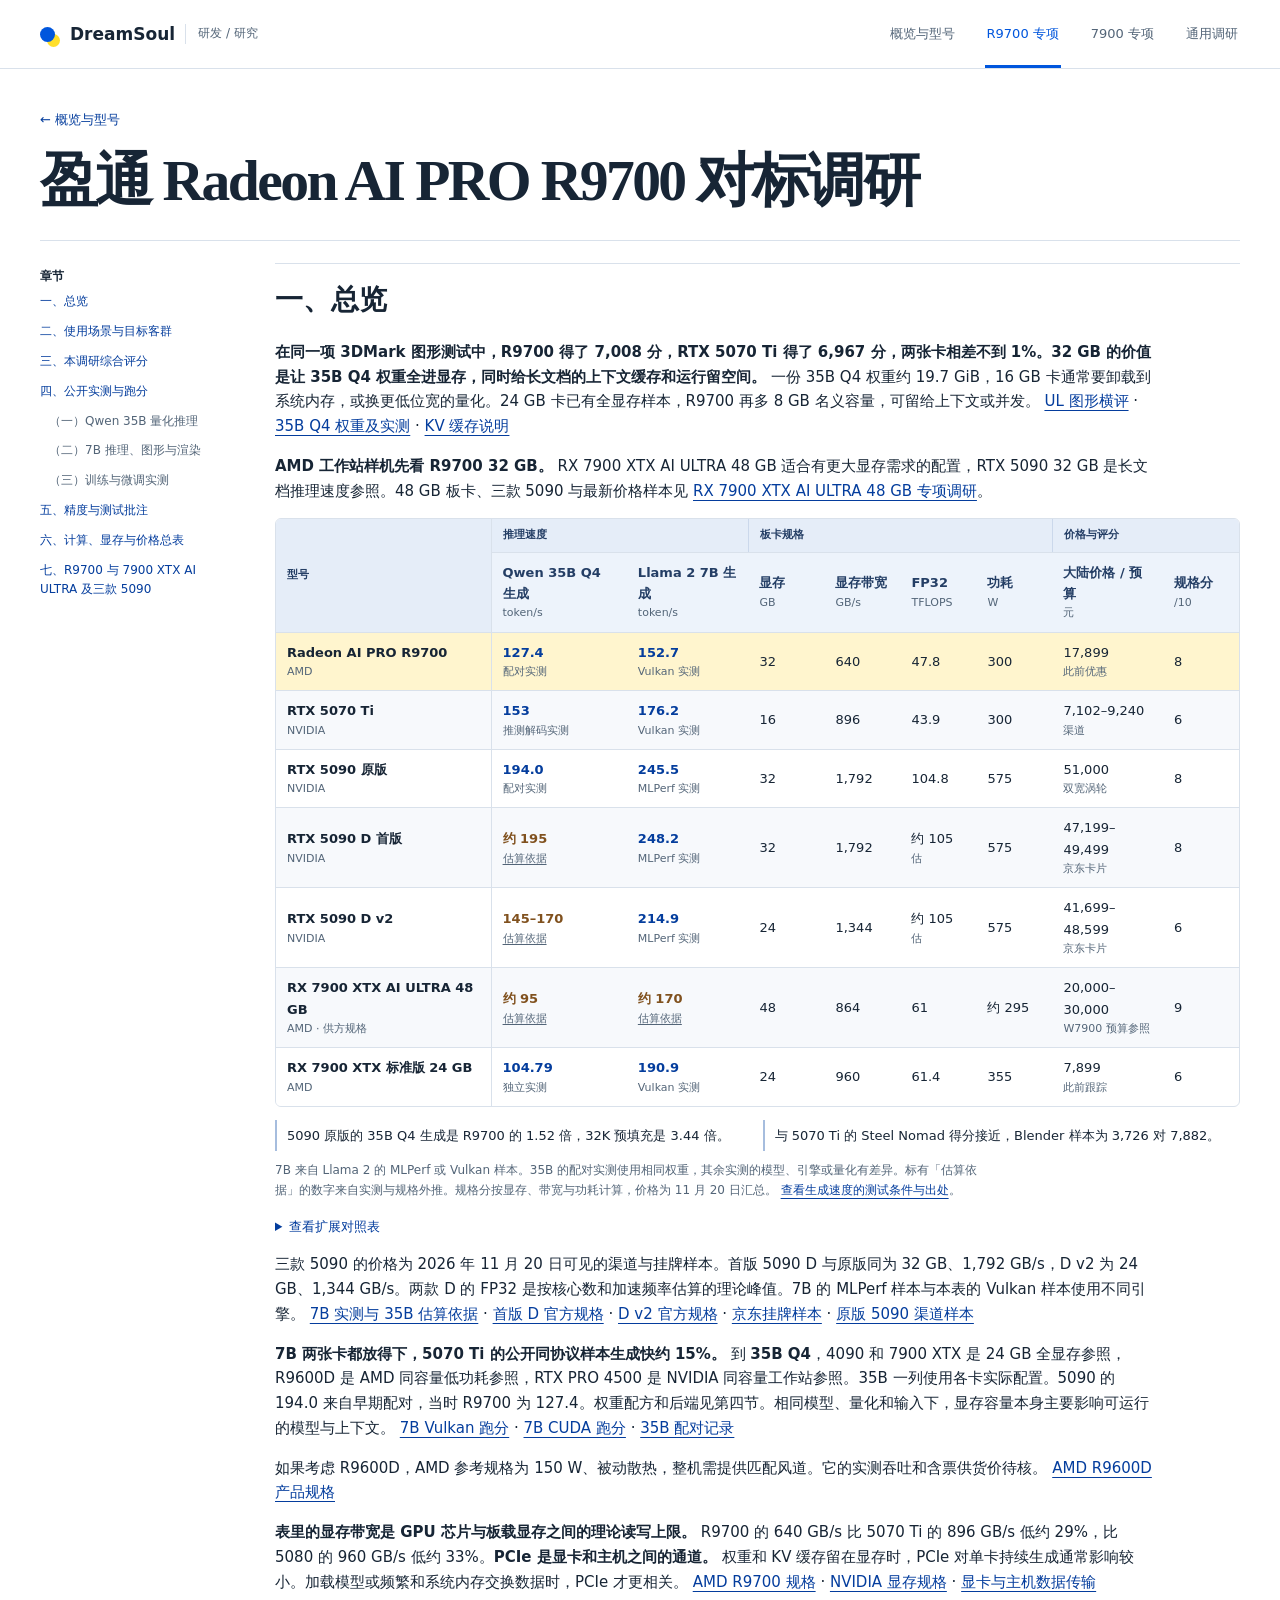
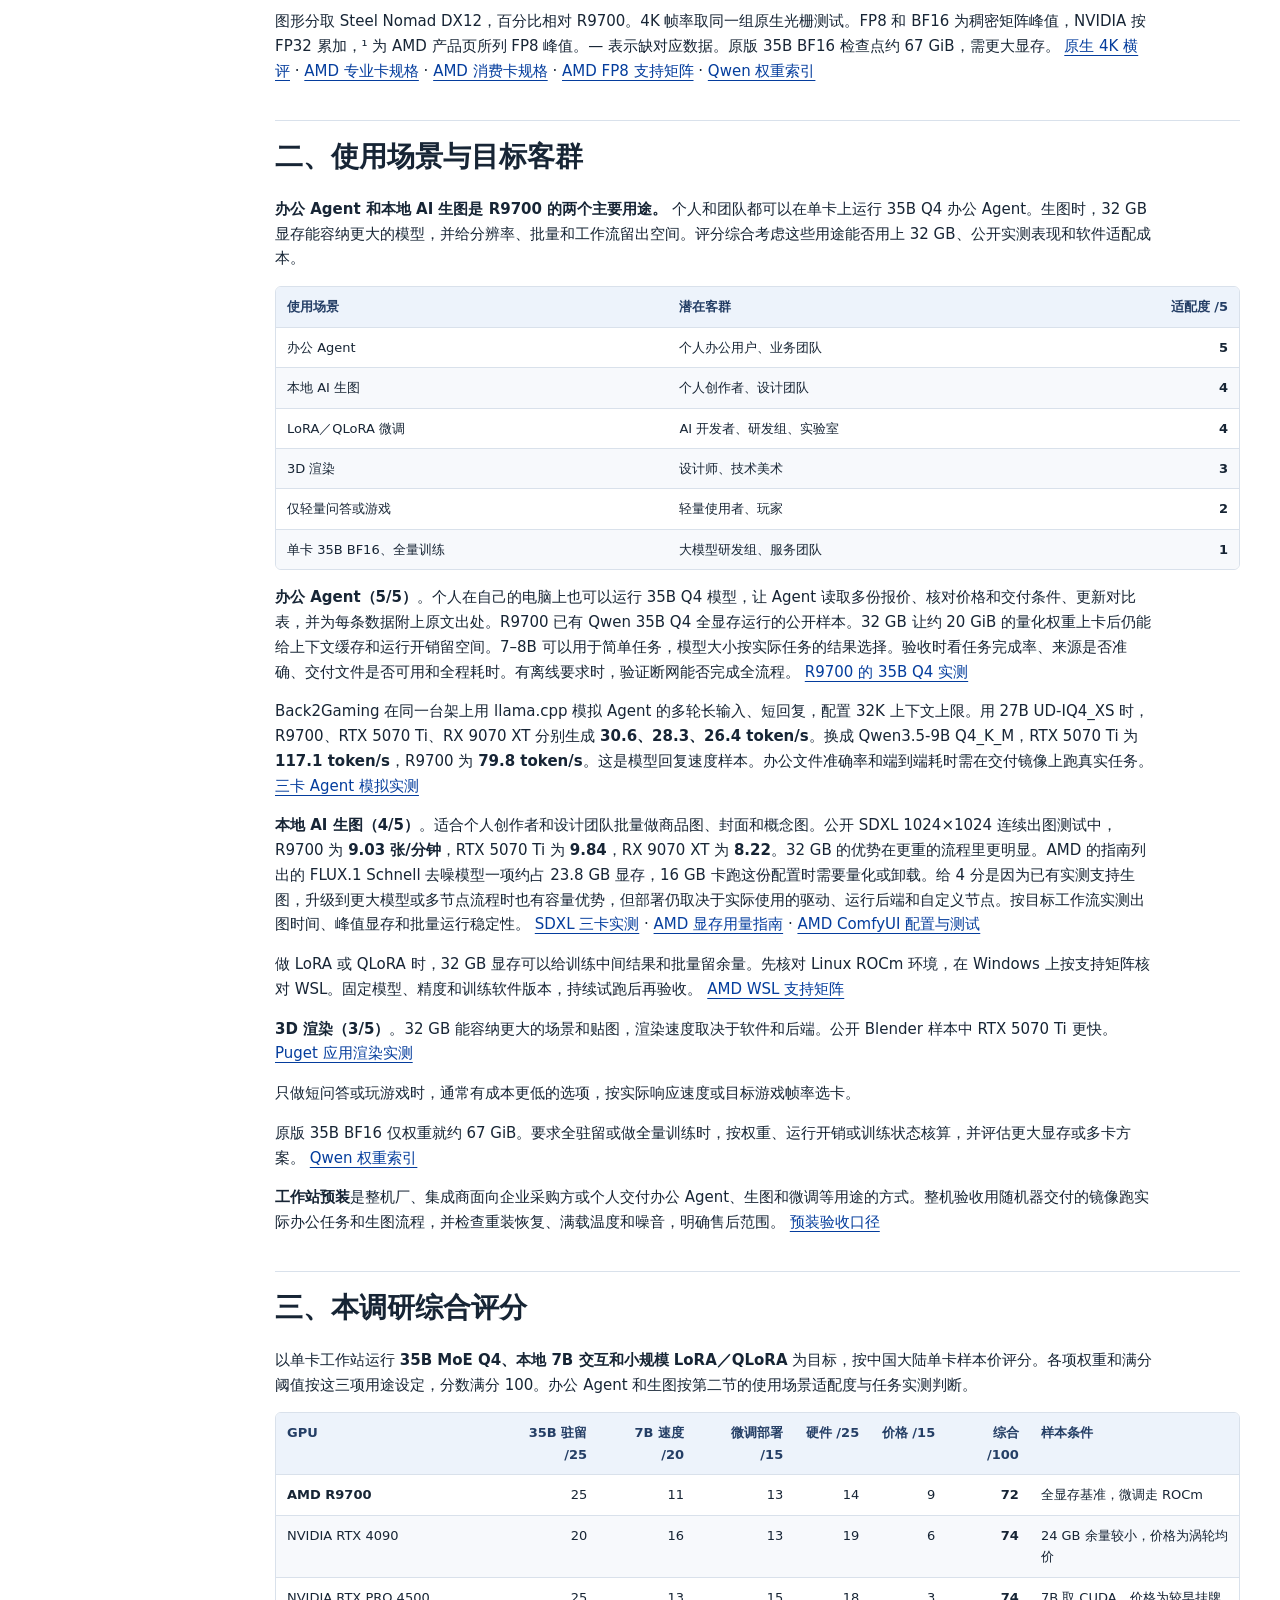
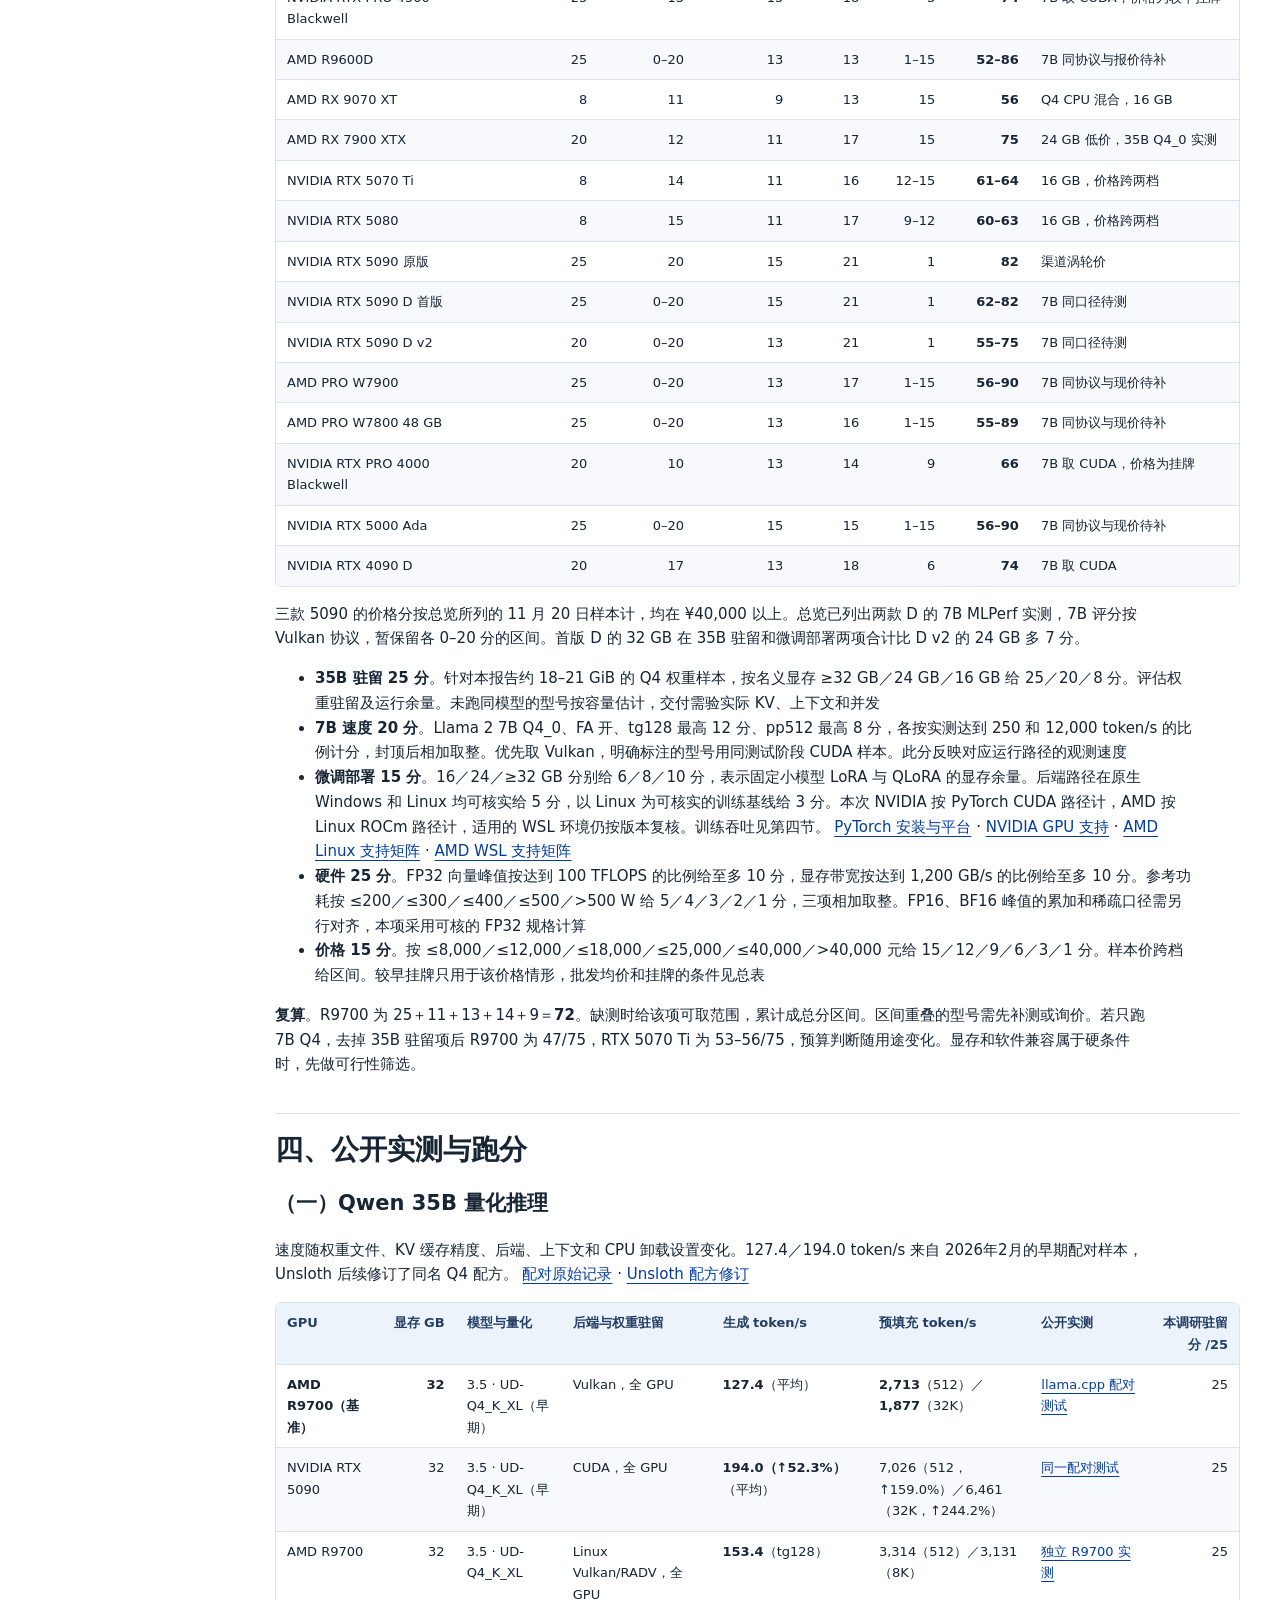
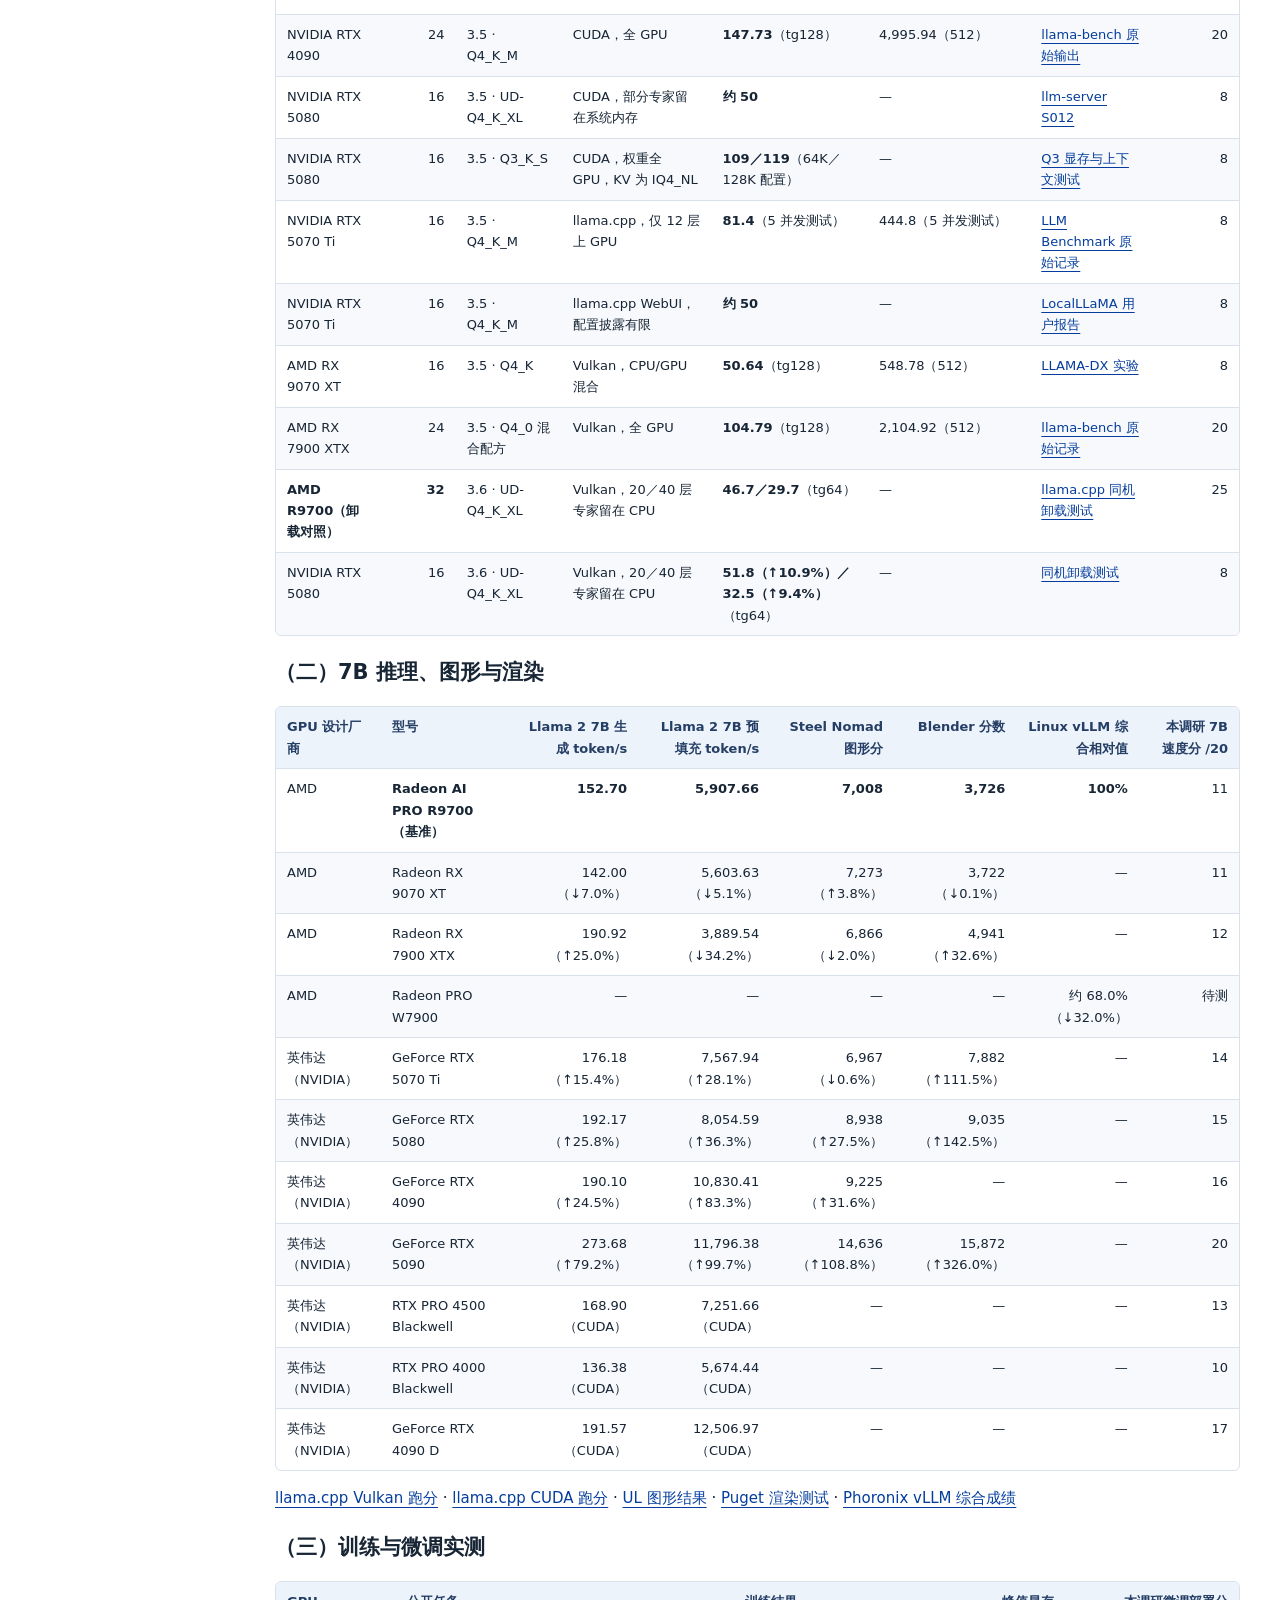
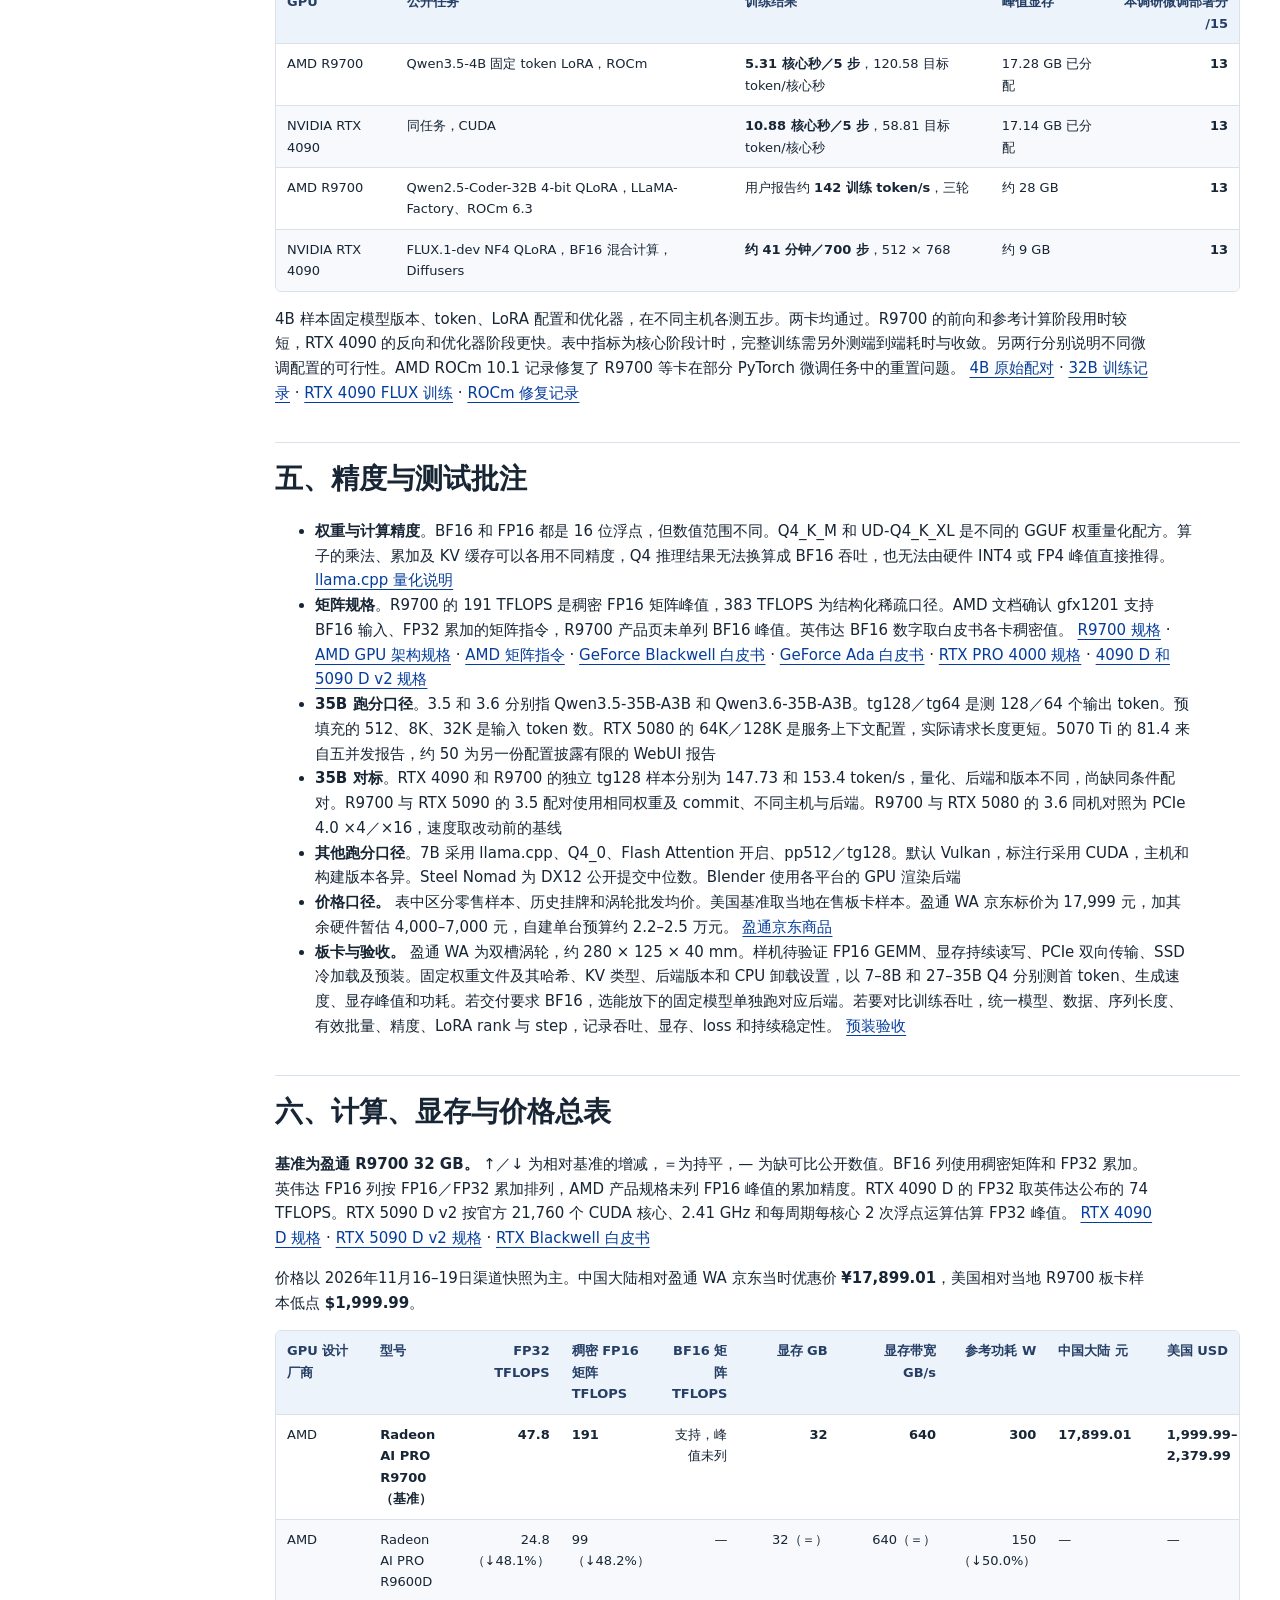
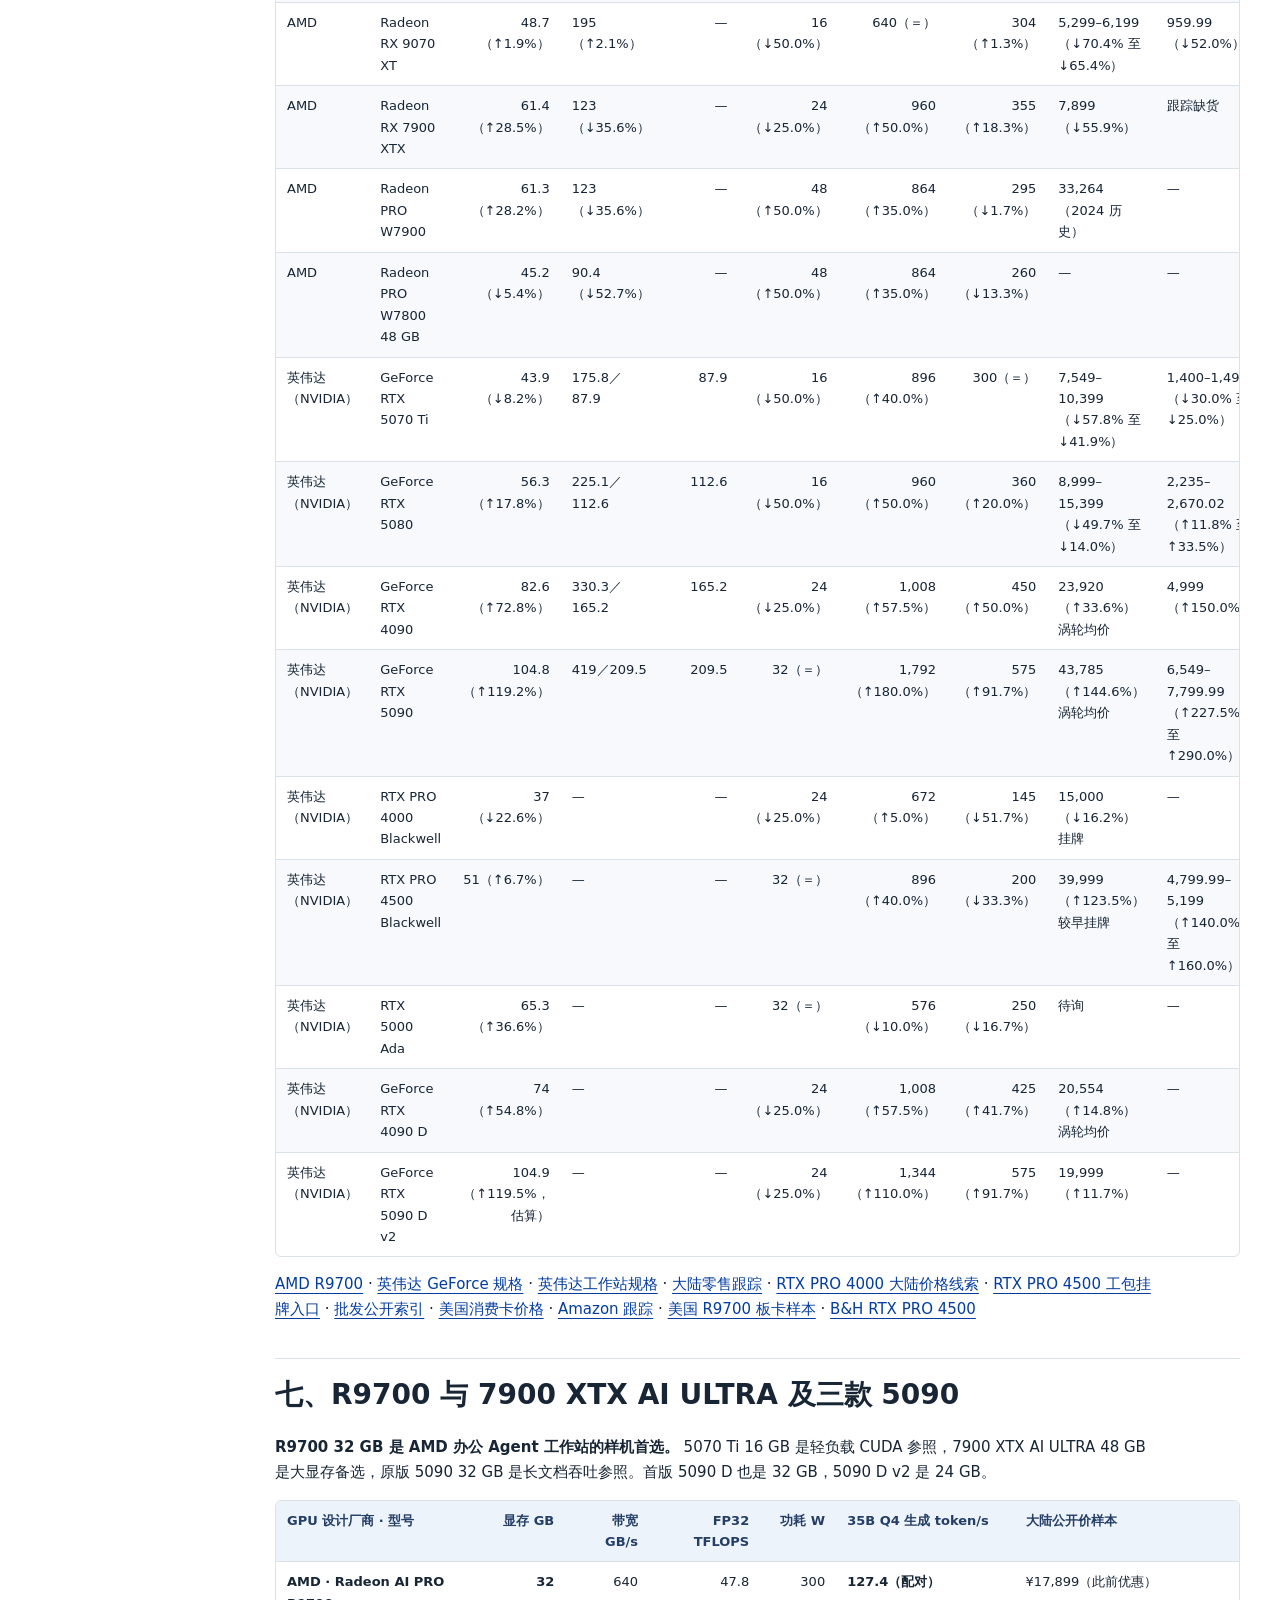
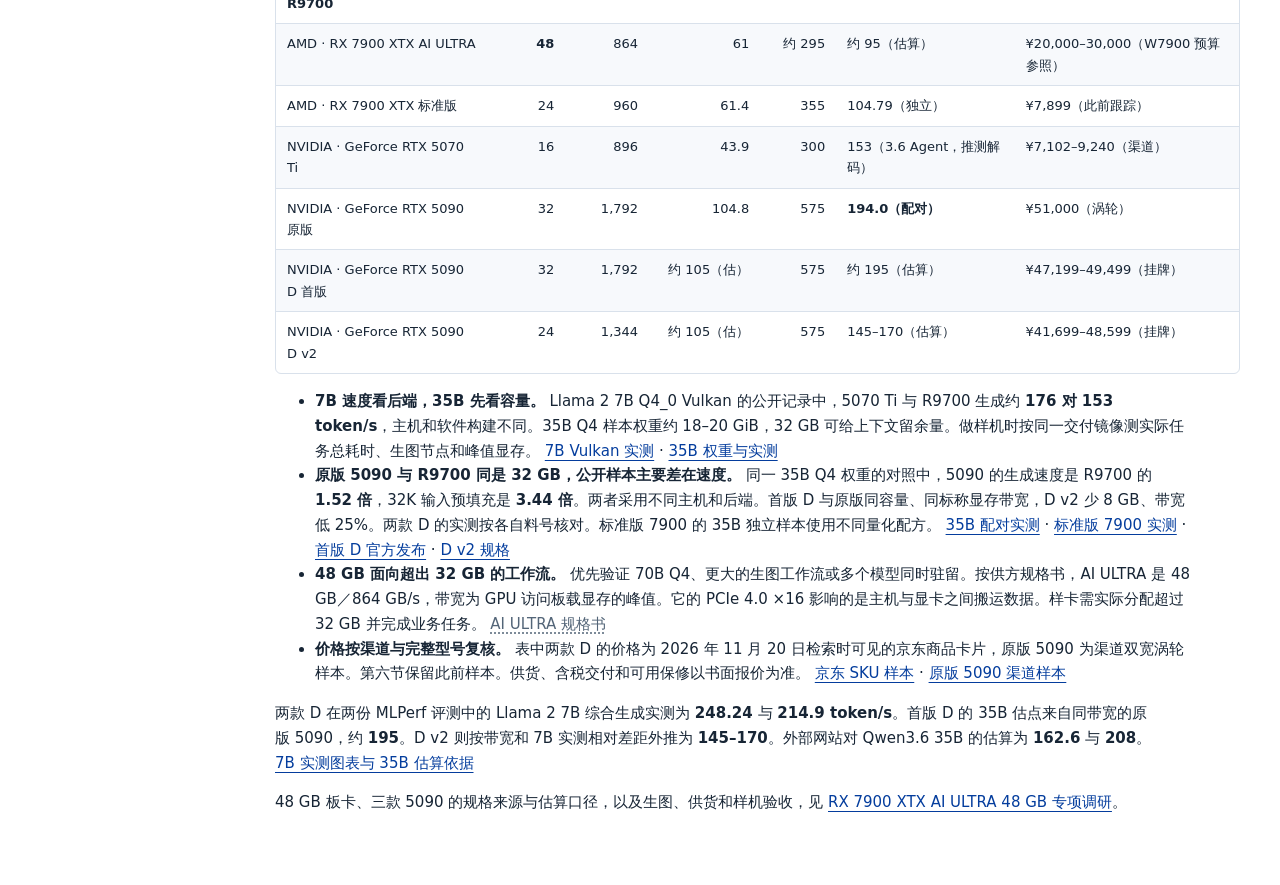
<file: r9700.html>
<!doctype html>
<html lang="zh-CN">
<head>
<meta charset="utf-8">
<meta name="viewport" content="width=device-width, initial-scale=1">
<title>盈通 Radeon AI PRO R9700 对标调研 · DreamSoul 研发</title>
<link rel="stylesheet" href="style.css">

</head>
<body>
<a class="skip" href="#content">跳到正文</a>
<header class="topbar">
  <div class="topbar-inner">
    <a class="brand" href="index.html"><span class="brand-mark" aria-hidden="true"></span>DreamSoul <span>研发 / 研究</span></a>
    <nav aria-label="主要页面"><a href="index.html">概览与型号</a><a href="r9700.html" aria-current="page">R9700 专项</a><a href="rx7900.html">7900 专项</a><a href="general.html">通用调研</a></nav>
  </div>
</header>
<main class="wrap report" id="content"><header class="report-title"><a class="back" href="index.html">← 概览与型号</a><h1>盈通 Radeon AI PRO R9700 对标调研</h1></header><div class="report-layout"><aside><nav aria-label="章节"><strong>章节</strong><a class="level-1" href="#section-1">一、总览</a><a class="level-1" href="#section-2">二、使用场景与目标客群</a><a class="level-1" href="#section-3">三、本调研综合评分</a><a class="level-1" href="#section-4">四、公开实测与跑分</a><a class="level-2" href="#section-5">（一）Qwen 35B 量化推理</a><a class="level-2" href="#section-6">（二）7B 推理、图形与渲染</a><a class="level-2" href="#section-7">（三）训练与微调实测</a><a class="level-1" href="#section-8">五、精度与测试批注</a><a class="level-1" href="#section-9">六、计算、显存与价格总表</a><a class="level-1" href="#section-10">七、R9700 与 7900 XTX AI ULTRA 及三款 5090</a></nav></aside><article class="prose"><h2 id="section-1">一、总览</h2>
<p><strong>在同一项 3DMark 图形测试中，R9700 得了 7,008 分，RTX 5070 Ti 得了 6,967 分，两张卡相差不到 1%。32 GB 的价值是让 35B Q4 权重全进显存，同时给长文档的上下文缓存和运行留空间。</strong> 一份 35B Q4 权重约 19.7 GiB，16 GB 卡通常要卸载到系统内存，或换更低位宽的量化。24 GB 卡已有全显存样本，R9700 再多 8 GB 名义容量，可留给上下文或并发。 <a href="https://benchmarks.ul.com/hardware/gpu/AMD%20Radeon%20AI%20PRO%20R9700%2Breview">UL 图形横评</a> · <a href="https://touch-sp.hatenablog.com/entry/2026/02/27/004916">35B Q4 权重及实测</a> · <a href="https://huggingface.co/docs/transformers/main/kv_cache">KV 缓存说明</a></p>
<p><strong>AMD 工作站样机先看 R9700 32 GB。</strong> RX 7900 XTX AI ULTRA 48 GB 适合有更大显存需求的配置，RTX 5090 32 GB 是长文档推理速度参照。48 GB 板卡、三款 5090 与最新价格样本见 <a href="rx7900.html">RX 7900 XTX AI ULTRA 48 GB 专项调研</a>。</p>
<section id="comparison"><div class="table-scroll focus-scroll" tabindex="0" role="region" aria-label="Radeon AI PRO R9700 对照表"><table class="focus-table"><thead><tr class="metric-group"><th class="model-column" scope="col" rowspan="2">型号</th><th scope="colgroup" colspan="2">推理速度</th><th scope="colgroup" colspan="4">板卡规格</th><th scope="colgroup" colspan="2">价格与评分</th></tr><tr><th scope="col">Qwen 35B Q4 生成<small>token/s</small></th><th scope="col">Llama 2 7B 生成<small>token/s</small></th><th scope="col">显存<small>GB</small></th><th scope="col">显存带宽<small>GB/s</small></th><th scope="col">FP32<small>TFLOPS</small></th><th scope="col">功耗<small>W</small></th><th scope="col">大陆价格 / 预算<small>元</small></th><th scope="col">规格分<small>/10</small></th></tr></thead><tbody><tr class="focus-row"><th scope="row"><span>Radeon AI PRO R9700</span><small>AMD</small></th><td class="decode-cell">127.4<small>配对实测</small></td><td class="decode-cell">152.7<small>Vulkan 实测</small></td><td>32</td><td>640</td><td>47.8</td><td>300</td><td>17,899<small>此前优惠</small></td><td>8</td></tr><tr><th scope="row"><span>RTX 5070 Ti</span><small>NVIDIA</small></th><td class="decode-cell">153<small>推测解码实测</small></td><td class="decode-cell">176.2<small>Vulkan 实测</small></td><td>16</td><td>896</td><td>43.9</td><td>300</td><td>7,102–9,240<small>渠道</small></td><td>6</td></tr><tr><th scope="row"><span>RTX 5090 原版</span><small>NVIDIA</small></th><td class="decode-cell">194.0<small>配对实测</small></td><td class="decode-cell">245.5<small>MLPerf 实测</small></td><td>32</td><td>1,792</td><td>104.8</td><td>575</td><td>51,000<small>双宽涡轮</small></td><td>8</td></tr><tr><th scope="row"><span>RTX 5090 D 首版</span><small>NVIDIA</small></th><td class="decode-estimate">约 195<small><a href="rx7900.html#decode-evidence">估算依据</a></small></td><td class="decode-cell">248.2<small>MLPerf 实测</small></td><td>32</td><td>1,792</td><td>约 105<small>估</small></td><td>575</td><td>47,199–49,499<small>京东卡片</small></td><td>8</td></tr><tr><th scope="row"><span>RTX 5090 D v2</span><small>NVIDIA</small></th><td class="decode-estimate">145–170<small><a href="rx7900.html#decode-evidence">估算依据</a></small></td><td class="decode-cell">214.9<small>MLPerf 实测</small></td><td>24</td><td>1,344</td><td>约 105<small>估</small></td><td>575</td><td>41,699–48,599<small>京东卡片</small></td><td>6</td></tr><tr><th scope="row"><span>RX 7900 XTX AI ULTRA 48 GB</span><small>AMD · 供方规格</small></th><td class="decode-estimate">约 95<small><a href="rx7900.html#decode-evidence">估算依据</a></small></td><td class="decode-estimate">约 170<small><a href="rx7900.html#decode-evidence">估算依据</a></small></td><td>48</td><td>864</td><td>61</td><td>约 295</td><td>20,000–30,000<small>W7900 预算参照</small></td><td>9</td></tr><tr><th scope="row"><span>RX 7900 XTX 标准版 24 GB</span><small>AMD</small></th><td class="decode-cell">104.79<small>独立实测</small></td><td class="decode-cell">190.9<small>Vulkan 实测</small></td><td>24</td><td>960</td><td>61.4</td><td>355</td><td>7,899<small>此前跟踪</small></td><td>6</td></tr></tbody></table></div><div class="comparison-insights"><p>5090 原版的 35B Q4 生成是 R9700 的 1.52 倍，32K 预填充是 3.44 倍。</p><p>与 5070 Ti 的 Steel Nomad 得分接近，Blender 样本为 3,726 对 7,882。</p></div><p class="comparison-note">7B 来自 Llama 2 的 MLPerf 或 Vulkan 样本。35B 的配对实测使用相同权重，其余实测的模型、引擎或量化有差异。标有「估算依据」的数字来自实测与规格外推。规格分按显存、带宽与功耗计算，价格为 11 月 20 日汇总。 <a href="rx7900.html#decode-evidence">查看生成速度的测试条件与出处</a>。</p></section><details class="extended-table"><summary>查看扩展对照表</summary><div class="table-scroll" tabindex="0" role="region" aria-label="调研数据表"><table>
<thead>
<tr>
<th><strong>GPU</strong></th>
<th><strong>显存 GB · 显存带宽 GB/s · 功耗 W</strong></th>
<th><strong>FP32／FP8／BF16 TFLOPS</strong></th>
<th><strong>图形分／4K FPS</strong></th>
<th style="text-align:right"><strong>7B 生成 token/s</strong></th>
<th><strong>35B Q4 生成 token/s · 驻留</strong></th>
<th><strong>训练与微调</strong></th>
<th><strong>大陆样本 元</strong></th>
<th style="text-align:right"><strong>综合分 /100</strong></th>
</tr>
</thead>
<tbody>
<tr>
<td><strong>AMD 盈通 R9700（基准）</strong></td>
<td><strong>32 GDDR6 · 640 · 300</strong></td>
<td>47.8／383¹／—</td>
<td><strong>7,008 基准</strong>／—</td>
<td style="text-align:right"><strong>152.70</strong></td>
<td><strong>153.4 · 全显存</strong></td>
<td>ROCm，4B LoRA 有样本</td>
<td>17,899</td>
<td style="text-align:right"><strong>72</strong></td>
</tr>
<tr>
<td>AMD R9600D</td>
<td>32 GDDR6 · 640 · 150</td>
<td>24.8／199¹／—</td>
<td>—／—</td>
<td style="text-align:right">—</td>
<td>容量同档，待实测</td>
<td>Linux ROCm</td>
<td>待询</td>
<td style="text-align:right"><strong>52–86</strong></td>
</tr>
<tr>
<td>AMD RX 9070 XT</td>
<td>16 GDDR6 · 640 · 304</td>
<td>48.7／389¹／—</td>
<td>7,273 ↑3.8%／65.8</td>
<td style="text-align:right">142.00</td>
<td>50.64 · CPU 混合</td>
<td>ROCm，16 GB 需控制批量</td>
<td>5,299–6,199</td>
<td style="text-align:right"><strong>56</strong></td>
</tr>
<tr>
<td>AMD RX 7900 XTX</td>
<td>24 GDDR6 · 960 · 355</td>
<td>61.4／无原生 FP8／—</td>
<td>6,866 ↓2.0%／70.6</td>
<td style="text-align:right">190.92</td>
<td>104.79 · 全显存</td>
<td>ROCm</td>
<td>7,899</td>
<td style="text-align:right"><strong>75</strong></td>
</tr>
<tr>
<td><strong>NVIDIA RTX 5070 Ti</strong></td>
<td>16 GDDR7 · 896 · 300</td>
<td>43.9／175.8／87.9</td>
<td><strong>6,967 ↓0.6%</strong>／68.6</td>
<td style="text-align:right"><strong>176.18</strong></td>
<td>约 50 · WebUI，配置未详</td>
<td>CUDA，16 GB 需控制批量</td>
<td>7,549–10,399</td>
<td style="text-align:right"><strong>61–64</strong></td>
</tr>
<tr>
<td>NVIDIA RTX 5080</td>
<td>16 GDDR7 · 960 · 360</td>
<td>56.3／225.1／112.6</td>
<td>8,938 ↑27.5%／77.4</td>
<td style="text-align:right">192.17</td>
<td>约 50 · 专家卸载</td>
<td>CUDA，16 GB 需控制批量</td>
<td>8,999–15,399</td>
<td style="text-align:right"><strong>60–63</strong></td>
</tr>
<tr>
<td>NVIDIA RTX 4090</td>
<td>24 GDDR6X · 1,008 · 450</td>
<td>82.6／330.3／165.2</td>
<td>9,225 ↑31.6%／89.1</td>
<td style="text-align:right">190.10</td>
<td>147.73 · 全显存</td>
<td>CUDA，4B LoRA 有样本</td>
<td>23,920 涡轮均价</td>
<td style="text-align:right"><strong>74</strong></td>
</tr>
<tr>
<td>NVIDIA RTX 5090 原版</td>
<td>32 GDDR7 · 1,792 · 575</td>
<td>104.8／419.0／209.5</td>
<td>14,636 ↑108.8%／110.8</td>
<td style="text-align:right">273.68</td>
<td>194.0 · 全显存</td>
<td>CUDA</td>
<td>51,000 涡轮</td>
<td style="text-align:right"><strong>82</strong></td>
</tr>
<tr>
<td>NVIDIA RTX 5090 D 首版</td>
<td>32 GDDR7 · 1,792 · 575</td>
<td>约 105（估）／—／—</td>
<td>—／—</td>
<td style="text-align:right">248.2（MLPerf）</td>
<td>约 195（估算）</td>
<td>CUDA</td>
<td>47,199–49,499 挂牌</td>
<td style="text-align:right"><strong>62–82</strong></td>
</tr>
<tr>
<td>NVIDIA RTX 5090 D v2</td>
<td>24 GDDR7 · 1,344 · 575</td>
<td>约 105（估）／—／—</td>
<td>—／—</td>
<td style="text-align:right">214.9（MLPerf）</td>
<td>145–170（估算）</td>
<td>CUDA</td>
<td>41,699–48,599 挂牌</td>
<td style="text-align:right"><strong>55–75</strong></td>
</tr>
<tr>
<td>NVIDIA RTX PRO 4500 Blackwell</td>
<td>32 GDDR7 · 896 · 200</td>
<td>51／—／—</td>
<td>—／—</td>
<td style="text-align:right">168.90（CUDA）</td>
<td>—</td>
<td>CUDA</td>
<td>39,999 较早挂牌</td>
<td style="text-align:right"><strong>74</strong>（较早价）</td>
</tr>
</tbody>
</table></div>
</details><p>三款 5090 的价格为 2026 年 11 月 20 日可见的渠道与挂牌样本。首版 5090 D 与原版同为 32 GB、1,792 GB/s，D v2 为 24 GB、1,344 GB/s。两款 D 的 FP32 是按核心数和加速频率估算的理论峰值。7B 的 MLPerf 样本与本表的 Vulkan 样本使用不同引擎。 <a href="rx7900.html#decode-evidence">7B 实测与 35B 估算依据</a> · <a href="https://www.nvidia.cn/geforce/news/rtx-50-series-graphics-cards-gpu-laptop-announcements/">首版 D 官方规格</a> · <a href="https://www.nvidia.cn/geforce/graphics-cards/50-series/rtx-5090-d-v2/">D v2 官方规格</a> · <a href="https://item.jd.com/product/fH5zY-f2K3h9ufVKcNO3nw.html">京东挂牌样本</a> · <a href="https://www.hiruibo.com/p/rtx5090-32g-fe1702.html">原版 5090 渠道样本</a></p>
<p><strong>7B 两张卡都放得下，5070 Ti 的公开同协议样本生成快约 15%。</strong> 到 <strong>35B Q4</strong>，4090 和 7900 XTX 是 24 GB 全显存参照，R9600D 是 AMD 同容量低功耗参照，RTX PRO 4500 是 NVIDIA 同容量工作站参照。35B 一列使用各卡实际配置。5090 的 194.0 来自早期配对，当时 R9700 为 127.4。权重配方和后端见第四节。相同模型、量化和输入下，显存容量本身主要影响可运行的模型与上下文。 <a href="https://github.com/ggml-org/llama.cpp/discussions/10879">7B Vulkan 跑分</a> · <a href="https://github.com/ggml-org/llama.cpp/discussions/15013">7B CUDA 跑分</a> · <a href="https://github.com/ggml-org/llama.cpp/discussions/19890">35B 配对记录</a></p>
<p>如果考虑 R9600D，AMD 参考规格为 150 W、被动散热，整机需提供匹配风道。它的实测吞吐和含票供货价待核。 <a href="https://www.amd.com/en/products/graphics/workstations/radeon-ai-pro/ai-9000-series/amd-radeon-ai-pro-r9600d.html">AMD R9600D 产品规格</a></p>
<p><strong>表里的显存带宽是 GPU 芯片与板载显存之间的理论读写上限。</strong> R9700 的 640 GB/s 比 5070 Ti 的 896 GB/s 低约 29%，比 5080 的 960 GB/s 低约 33%。<strong>PCIe 是显卡和主机之间的通道。</strong> 权重和 KV 缓存留在显存时，PCIe 对单卡持续生成通常影响较小。加载模型或频繁和系统内存交换数据时，PCIe 才更相关。 <a href="https://www.amd.com/en/products/graphics/workstations/radeon-ai-pro/ai-9000-series/amd-radeon-ai-pro-r9700.html">AMD R9700 规格</a> · <a href="https://images.nvidia.com/aem-dam/Solutions/geforce/blackwell/nvidia-rtx-blackwell-gpu-architecture.pdf">NVIDIA 显存规格</a> · <a href="https://docs.nvidia.com/cuda/cuda-c-best-practices-guide/index.html#data-transfer-between-host-and-device">显卡与主机数据传输</a></p>
<p>图形分取 Steel Nomad DX12，百分比相对 R9700。4K 帧率取同一组原生光栅测试。FP8 和 BF16 为稠密矩阵峰值，NVIDIA 按 FP32 累加，¹ 为 AMD 产品页所列 FP8 峰值。— 表示缺对应数据。原版 35B BF16 检查点约 67 GiB，需更大显存。 <a href="https://www.tomshardware.com/reviews/gpu-hierarchy,4388.html">原生 4K 横评</a> · <a href="https://www.amd.com/en/products/specifications/professional-graphics.html">AMD 专业卡规格</a> · <a href="https://www.amd.com/en/products/specifications/graphics.html">AMD 消费卡规格</a> · <a href="https://rocm.docs.amd.com/_/downloads/rocWMMA/en/latest/pdf/">AMD FP8 支持矩阵</a> · <a href="https://huggingface.co/Qwen/Qwen3.5-35B-A3B/blob/main/model.safetensors.index.json">Qwen 权重索引</a></p>
<h2 id="section-2">二、使用场景与目标客群</h2>
<p><strong>办公 Agent 和本地 AI 生图是 R9700 的两个主要用途。</strong> 个人和团队都可以在单卡上运行 35B Q4 办公 Agent。生图时，32 GB 显存能容纳更大的模型，并给分辨率、批量和工作流留出空间。评分综合考虑这些用途能否用上 32 GB、公开实测表现和软件适配成本。</p>
<div class="table-scroll" tabindex="0" role="region" aria-label="调研数据表"><table>
<thead>
<tr>
<th><strong>使用场景</strong></th>
<th><strong>潜在客群</strong></th>
<th style="text-align:right"><strong>适配度 /5</strong></th>
</tr>
</thead>
<tbody>
<tr>
<td>办公 Agent</td>
<td>个人办公用户、业务团队</td>
<td style="text-align:right"><strong>5</strong></td>
</tr>
<tr>
<td>本地 AI 生图</td>
<td>个人创作者、设计团队</td>
<td style="text-align:right"><strong>4</strong></td>
</tr>
<tr>
<td>LoRA／QLoRA 微调</td>
<td>AI 开发者、研发组、实验室</td>
<td style="text-align:right"><strong>4</strong></td>
</tr>
<tr>
<td>3D 渲染</td>
<td>设计师、技术美术</td>
<td style="text-align:right"><strong>3</strong></td>
</tr>
<tr>
<td>仅轻量问答或游戏</td>
<td>轻量使用者、玩家</td>
<td style="text-align:right"><strong>2</strong></td>
</tr>
<tr>
<td>单卡 35B BF16、全量训练</td>
<td>大模型研发组、服务团队</td>
<td style="text-align:right"><strong>1</strong></td>
</tr>
</tbody>
</table></div>
<p><strong>办公 Agent（5/5）</strong>。个人在自己的电脑上也可以运行 35B Q4 模型，让 Agent 读取多份报价、核对价格和交付条件、更新对比表，并为每条数据附上原文出处。R9700 已有 Qwen 35B Q4 全显存运行的公开样本。32 GB 让约 20 GiB 的量化权重上卡后仍能给上下文缓存和运行开销留空间。7–8B 可以用于简单任务，模型大小按实际任务的结果选择。验收时看任务完成率、来源是否准确、交付文件是否可用和全程耗时。有离线要求时，验证断网能否完成全流程。 <a href="https://github.com/ggml-org/llama.cpp/discussions/21043">R9700 的 35B Q4 实测</a></p>
<p>Back2Gaming 在同一台架上用 llama.cpp 模拟 Agent 的多轮长输入、短回复，配置 32K 上下文上限。用 27B UD-IQ4_XS 时，R9700、RTX 5070 Ti、RX 9070 XT 分别生成 <strong>30.6、28.3、26.4 token/s</strong>。换成 Qwen3.5-9B Q4_K_M，RTX 5070 Ti 为 <strong>117.1 token/s</strong>，R9700 为 <strong>79.8 token/s</strong>。这是模型回复速度样本。办公文件准确率和端到端耗时需在交付镜像上跑真实任务。 <a href="https://www.back2gaming.com/review/amd-radeon-ai-pro-r9700-32gb/">三卡 Agent 模拟实测</a></p>
<p><strong>本地 AI 生图（4/5）</strong>。适合个人创作者和设计团队批量做商品图、封面和概念图。公开 SDXL 1024×1024 连续出图测试中，R9700 为 <strong>9.03 张/分钟</strong>，RTX 5070 Ti 为 <strong>9.84</strong>，RX 9070 XT 为 <strong>8.22</strong>。32 GB 的优势在更重的流程里更明显。AMD 的指南列出的 FLUX.1 Schnell 去噪模型一项约占 23.8 GB 显存，16 GB 卡跑这份配置时需要量化或卸载。给 4 分是因为已有实测支持生图，升级到更大模型或多节点流程时也有容量优势，但部署仍取决于实际使用的驱动、运行后端和自定义节点。按目标工作流实测出图时间、峰值显存和批量运行稳定性。 <a href="https://www.back2gaming.com/review/amd-radeon-ai-pro-r9700-32gb/#image-generation">SDXL 三卡实测</a> · <a href="https://www.amd.com/content/dam/amd/en/documents/products/graphics/workstation/radeon-ai-pro-rocm-pytorch-guide.pdf">AMD 显存用量指南</a> · <a href="https://rocm.blogs.amd.com/artificial-intelligence/comfyui-radeon-9000/README.html">AMD ComfyUI 配置与测试</a></p>
<p>做 LoRA 或 QLoRA 时，32 GB 显存可以给训练中间结果和批量留余量。先核对 Linux ROCm 环境，在 Windows 上按支持矩阵核对 WSL。固定模型、精度和训练软件版本，持续试跑后再验收。 <a href="https://rocm.docs.amd.com/projects/radeon-ryzen/en/latest/docs/compatibility/compatibilityrad/wsl/wsl_compatibility.html">AMD WSL 支持矩阵</a></p>
<p><strong>3D 渲染（3/5）</strong>。32 GB 能容纳更大的场景和贴图，渲染速度取决于软件和后端。公开 Blender 样本中 RTX 5070 Ti 更快。 <a href="https://www.pugetsystems.com/labs/articles/amd-gpu-rendering-performance-is-radeon-a-viable-alternative/">Puget 应用渲染实测</a></p>
<p>只做短问答或玩游戏时，通常有成本更低的选项，按实际响应速度或目标游戏帧率选卡。</p>
<p>原版 35B BF16 仅权重就约 67 GiB。要求全驻留或做全量训练时，按权重、运行开销或训练状态核算，并评估更大显存或多卡方案。 <a href="https://huggingface.co/Qwen/Qwen3.5-35B-A3B/blob/main/model.safetensors.index.json">Qwen 权重索引</a></p>
<p><strong>工作站预装</strong>是整机厂、集成商面向企业采购方或个人交付办公 Agent、生图和微调等用途的方式。整机验收用随机器交付的镜像跑实际办公任务和生图流程，并检查重装恢复、满载温度和噪音，明确售后范围。 <a href="general.html#validation">预装验收口径</a></p>
<h2 id="section-3">三、本调研综合评分</h2>
<p>以单卡工作站运行 <strong>35B MoE Q4、本地 7B 交互和小规模 LoRA／QLoRA</strong> 为目标，按中国大陆单卡样本价评分。各项权重和满分阈值按这三项用途设定，分数满分 100。办公 Agent 和生图按第二节的使用场景适配度与任务实测判断。</p>
<div class="table-scroll" tabindex="0" role="region" aria-label="调研数据表"><table>
<thead>
<tr>
<th><strong>GPU</strong></th>
<th style="text-align:right"><strong>35B 驻留 /25</strong></th>
<th style="text-align:right"><strong>7B 速度 /20</strong></th>
<th style="text-align:right"><strong>微调部署 /15</strong></th>
<th style="text-align:right"><strong>硬件 /25</strong></th>
<th style="text-align:right"><strong>价格 /15</strong></th>
<th style="text-align:right"><strong>综合 /100</strong></th>
<th><strong>样本条件</strong></th>
</tr>
</thead>
<tbody>
<tr>
<td><strong>AMD R9700</strong></td>
<td style="text-align:right">25</td>
<td style="text-align:right">11</td>
<td style="text-align:right">13</td>
<td style="text-align:right">14</td>
<td style="text-align:right">9</td>
<td style="text-align:right"><strong>72</strong></td>
<td>全显存基准，微调走 ROCm</td>
</tr>
<tr>
<td>NVIDIA RTX 4090</td>
<td style="text-align:right">20</td>
<td style="text-align:right">16</td>
<td style="text-align:right">13</td>
<td style="text-align:right">19</td>
<td style="text-align:right">6</td>
<td style="text-align:right"><strong>74</strong></td>
<td>24 GB 余量较小，价格为涡轮均价</td>
</tr>
<tr>
<td>NVIDIA RTX PRO 4500 Blackwell</td>
<td style="text-align:right">25</td>
<td style="text-align:right">13</td>
<td style="text-align:right">15</td>
<td style="text-align:right">18</td>
<td style="text-align:right">3</td>
<td style="text-align:right"><strong>74</strong></td>
<td>7B 取 CUDA，价格为较早挂牌</td>
</tr>
<tr>
<td>AMD R9600D</td>
<td style="text-align:right">25</td>
<td style="text-align:right">0–20</td>
<td style="text-align:right">13</td>
<td style="text-align:right">13</td>
<td style="text-align:right">1–15</td>
<td style="text-align:right"><strong>52–86</strong></td>
<td>7B 同协议与报价待补</td>
</tr>
<tr>
<td>AMD RX 9070 XT</td>
<td style="text-align:right">8</td>
<td style="text-align:right">11</td>
<td style="text-align:right">9</td>
<td style="text-align:right">13</td>
<td style="text-align:right">15</td>
<td style="text-align:right"><strong>56</strong></td>
<td>Q4 CPU 混合，16 GB</td>
</tr>
<tr>
<td>AMD RX 7900 XTX</td>
<td style="text-align:right">20</td>
<td style="text-align:right">12</td>
<td style="text-align:right">11</td>
<td style="text-align:right">17</td>
<td style="text-align:right">15</td>
<td style="text-align:right"><strong>75</strong></td>
<td>24 GB 低价，35B Q4_0 实测</td>
</tr>
<tr>
<td>NVIDIA RTX 5070 Ti</td>
<td style="text-align:right">8</td>
<td style="text-align:right">14</td>
<td style="text-align:right">11</td>
<td style="text-align:right">16</td>
<td style="text-align:right">12–15</td>
<td style="text-align:right"><strong>61–64</strong></td>
<td>16 GB，价格跨两档</td>
</tr>
<tr>
<td>NVIDIA RTX 5080</td>
<td style="text-align:right">8</td>
<td style="text-align:right">15</td>
<td style="text-align:right">11</td>
<td style="text-align:right">17</td>
<td style="text-align:right">9–12</td>
<td style="text-align:right"><strong>60–63</strong></td>
<td>16 GB，价格跨两档</td>
</tr>
<tr>
<td>NVIDIA RTX 5090 原版</td>
<td style="text-align:right">25</td>
<td style="text-align:right">20</td>
<td style="text-align:right">15</td>
<td style="text-align:right">21</td>
<td style="text-align:right">1</td>
<td style="text-align:right"><strong>82</strong></td>
<td>渠道涡轮价</td>
</tr>
<tr>
<td>NVIDIA RTX 5090 D 首版</td>
<td style="text-align:right">25</td>
<td style="text-align:right">0–20</td>
<td style="text-align:right">15</td>
<td style="text-align:right">21</td>
<td style="text-align:right">1</td>
<td style="text-align:right"><strong>62–82</strong></td>
<td>7B 同口径待测</td>
</tr>
<tr>
<td>NVIDIA RTX 5090 D v2</td>
<td style="text-align:right">20</td>
<td style="text-align:right">0–20</td>
<td style="text-align:right">13</td>
<td style="text-align:right">21</td>
<td style="text-align:right">1</td>
<td style="text-align:right"><strong>55–75</strong></td>
<td>7B 同口径待测</td>
</tr>
<tr>
<td>AMD PRO W7900</td>
<td style="text-align:right">25</td>
<td style="text-align:right">0–20</td>
<td style="text-align:right">13</td>
<td style="text-align:right">17</td>
<td style="text-align:right">1–15</td>
<td style="text-align:right"><strong>56–90</strong></td>
<td>7B 同协议与现价待补</td>
</tr>
<tr>
<td>AMD PRO W7800 48 GB</td>
<td style="text-align:right">25</td>
<td style="text-align:right">0–20</td>
<td style="text-align:right">13</td>
<td style="text-align:right">16</td>
<td style="text-align:right">1–15</td>
<td style="text-align:right"><strong>55–89</strong></td>
<td>7B 同协议与现价待补</td>
</tr>
<tr>
<td>NVIDIA RTX PRO 4000 Blackwell</td>
<td style="text-align:right">20</td>
<td style="text-align:right">10</td>
<td style="text-align:right">13</td>
<td style="text-align:right">14</td>
<td style="text-align:right">9</td>
<td style="text-align:right"><strong>66</strong></td>
<td>7B 取 CUDA，价格为挂牌</td>
</tr>
<tr>
<td>NVIDIA RTX 5000 Ada</td>
<td style="text-align:right">25</td>
<td style="text-align:right">0–20</td>
<td style="text-align:right">15</td>
<td style="text-align:right">15</td>
<td style="text-align:right">1–15</td>
<td style="text-align:right"><strong>56–90</strong></td>
<td>7B 同协议与现价待补</td>
</tr>
<tr>
<td>NVIDIA RTX 4090 D</td>
<td style="text-align:right">20</td>
<td style="text-align:right">17</td>
<td style="text-align:right">13</td>
<td style="text-align:right">18</td>
<td style="text-align:right">6</td>
<td style="text-align:right"><strong>74</strong></td>
<td>7B 取 CUDA</td>
</tr>
</tbody>
</table></div>
<p>三款 5090 的价格分按总览所列的 11 月 20 日样本计，均在 ¥40,000 以上。总览已列出两款 D 的 7B MLPerf 实测，7B 评分按 Vulkan 协议，暂保留各 0–20 分的区间。首版 D 的 32 GB 在 35B 驻留和微调部署两项合计比 D v2 的 24 GB 多 7 分。</p>
<ul>
<li><strong>35B 驻留 25 分</strong>。针对本报告约 18–21 GiB 的 Q4 权重样本，按名义显存 ≥32 GB／24 GB／16 GB 给 25／20／8 分。评估权重驻留及运行余量。未跑同模型的型号按容量估计，交付需验实际 KV、上下文和并发</li>
<li><strong>7B 速度 20 分</strong>。Llama 2 7B Q4_0、FA 开、tg128 最高 12 分、pp512 最高 8 分，各按实测达到 250 和 12,000 token/s 的比例计分，封顶后相加取整。优先取 Vulkan，明确标注的型号用同测试阶段 CUDA 样本。此分反映对应运行路径的观测速度</li>
<li><strong>微调部署 15 分</strong>。16／24／≥32 GB 分别给 6／8／10 分，表示固定小模型 LoRA 与 QLoRA 的显存余量。后端路径在原生 Windows 和 Linux 均可核实给 5 分，以 Linux 为可核实的训练基线给 3 分。本次 NVIDIA 按 PyTorch CUDA 路径计，AMD 按 Linux ROCm 路径计，适用的 WSL 环境仍按版本复核。训练吞吐见第四节。 <a href="https://pytorch.org/get-started/locally/">PyTorch 安装与平台</a> · <a href="https://developer.nvidia.com/cuda/gpus">NVIDIA GPU 支持</a> · <a href="https://rocm.docs.amd.com/projects/radeon-ryzen/en/latest/docs/compatibility/compatibilityrad/native_linux/native_linux_compatibility.html">AMD Linux 支持矩阵</a> · <a href="https://rocm.docs.amd.com/projects/radeon-ryzen/en/latest/docs/compatibility/compatibilityrad/wsl/wsl_compatibility.html">AMD WSL 支持矩阵</a></li>
<li><strong>硬件 25 分</strong>。FP32 向量峰值按达到 100 TFLOPS 的比例给至多 10 分，显存带宽按达到 1,200 GB/s 的比例给至多 10 分。参考功耗按 ≤200／≤300／≤400／≤500／&gt;500 W 给 5／4／3／2／1 分，三项相加取整。FP16、BF16 峰值的累加和稀疏口径需另行对齐，本项采用可核的 FP32 规格计算</li>
<li><strong>价格 15 分</strong>。按 ≤8,000／≤12,000／≤18,000／≤25,000／≤40,000／&gt;40,000 元给 15／12／9／6／3／1 分。样本价跨档给区间。较早挂牌只用于该价格情形，批发均价和挂牌的条件见总表</li>
</ul>
<p><strong>复算</strong>。R9700 为 25＋11＋13＋14＋9＝<strong>72</strong>。缺测时给该项可取范围，累计成总分区间。区间重叠的型号需先补测或询价。若只跑 7B Q4，去掉 35B 驻留项后 R9700 为 47/75，RTX 5070 Ti 为 53–56/75，预算判断随用途变化。显存和软件兼容属于硬条件时，先做可行性筛选。</p>
<h2 id="section-4">四、公开实测与跑分</h2>
<h3 id="section-5">（一）Qwen 35B 量化推理</h3>
<p>速度随权重文件、KV 缓存精度、后端、上下文和 CPU 卸载设置变化。127.4／194.0 token/s 来自 2026年2月的早期配对样本，Unsloth 后续修订了同名 Q4 配方。 <a href="https://github.com/ggml-org/llama.cpp/discussions/19890">配对原始记录</a> · <a href="https://huggingface.co/unsloth/Qwen3.5-35B-A3B-GGUF/discussions/5">Unsloth 配方修订</a></p>
<div class="table-scroll" tabindex="0" role="region" aria-label="调研数据表"><table>
<thead>
<tr>
<th><strong>GPU</strong></th>
<th style="text-align:right"><strong>显存 GB</strong></th>
<th><strong>模型与量化</strong></th>
<th><strong>后端与权重驻留</strong></th>
<th><strong>生成 token/s</strong></th>
<th><strong>预填充 token/s</strong></th>
<th><strong>公开实测</strong></th>
<th style="text-align:right"><strong>本调研驻留分 /25</strong></th>
</tr>
</thead>
<tbody>
<tr>
<td><strong>AMD R9700（基准）</strong></td>
<td style="text-align:right"><strong>32</strong></td>
<td>3.5 · UD-Q4_K_XL（早期）</td>
<td>Vulkan，全 GPU</td>
<td><strong>127.4</strong>（平均）</td>
<td><strong>2,713</strong>（512）／<strong>1,877</strong>（32K）</td>
<td><a href="https://github.com/ggml-org/llama.cpp/discussions/19890#results-token-generation-tg-ts">llama.cpp 配对测试</a></td>
<td style="text-align:right">25</td>
</tr>
<tr>
<td>NVIDIA RTX 5090</td>
<td style="text-align:right">32</td>
<td>3.5 · UD-Q4_K_XL（早期）</td>
<td>CUDA，全 GPU</td>
<td><strong>194.0（↑52.3%）</strong>（平均）</td>
<td>7,026（512，↑159.0%）／6,461（32K，↑244.2%）</td>
<td><a href="https://github.com/ggml-org/llama.cpp/discussions/19890#results-prompt-processing-pp-ts">同一配对测试</a></td>
<td style="text-align:right">25</td>
</tr>
<tr>
<td>AMD R9700</td>
<td style="text-align:right">32</td>
<td>3.5 · UD-Q4_K_XL</td>
<td>Linux Vulkan/RADV，全 GPU</td>
<td><strong>153.4</strong>（tg128）</td>
<td>3,314（512）／3,131（8K）</td>
<td><a href="https://github.com/ggml-org/llama.cpp/discussions/21043">独立 R9700 实测</a></td>
<td style="text-align:right">25</td>
</tr>
<tr>
<td>NVIDIA RTX 4090</td>
<td style="text-align:right">24</td>
<td>3.5 · Q4_K_M</td>
<td>CUDA，全 GPU</td>
<td><strong>147.73</strong>（tg128）</td>
<td>4,995.94（512）</td>
<td><a href="https://touch-sp.hatenablog.com/entry/2026/02/27/004916">llama-bench 原始输出</a></td>
<td style="text-align:right">20</td>
</tr>
<tr>
<td>NVIDIA RTX 5080</td>
<td style="text-align:right">16</td>
<td>3.5 · UD-Q4_K_XL</td>
<td>CUDA，部分专家留在系统内存</td>
<td><strong>约 50</strong></td>
<td>—</td>
<td><a href="https://github.com/gaztrabisme/llm-server#performance">llm-server S012</a></td>
<td style="text-align:right">8</td>
</tr>
<tr>
<td>NVIDIA RTX 5080</td>
<td style="text-align:right">16</td>
<td>3.5 · Q3_K_S</td>
<td>CUDA，权重全 GPU，KV 为 IQ4_NL</td>
<td><strong>109／119</strong>（64K／128K 配置）</td>
<td>—</td>
<td><a href="https://github.com/YashwanthMY15/Qwen-3.5-16G-Vram-Local/blob/main/DISCOVERY.md#full-context-sweep-data">Q3 显存与上下文测试</a></td>
<td style="text-align:right">8</td>
</tr>
<tr>
<td>NVIDIA RTX 5070 Ti</td>
<td style="text-align:right">16</td>
<td>3.5 · Q4_K_M</td>
<td>llama.cpp，仅 12 层上 GPU</td>
<td><strong>81.4</strong>（5 并发测试）</td>
<td>444.8（5 并发测试）</td>
<td><a href="https://www.llm-benchmark.de/benchmark/run-20260729-060803-21409a?field=gpu&amp;lang=en">LLM Benchmark 原始记录</a></td>
<td style="text-align:right">8</td>
</tr>
<tr>
<td>NVIDIA RTX 5070 Ti</td>
<td style="text-align:right">16</td>
<td>3.5 · Q4_K_M</td>
<td>llama.cpp WebUI，配置披露有限</td>
<td><strong>约 50</strong></td>
<td>—</td>
<td><a href="https://www.reddit.com/r/LocalLLaMA/comments/1ro6i1w/5060_ti5070_ti_for_moe_models_worth_it/">LocalLLaMA 用户报告</a></td>
<td style="text-align:right">8</td>
</tr>
<tr>
<td>AMD RX 9070 XT</td>
<td style="text-align:right">16</td>
<td>3.5 · Q4_K</td>
<td>Vulkan，CPU/GPU 混合</td>
<td><strong>50.64</strong>（tg128）</td>
<td>548.78（512）</td>
<td><a href="https://github.com/Maxritz/LLAMA-DX#large-models-exceed-vram-need--fitt-auto-fit">LLAMA-DX 实验</a></td>
<td style="text-align:right">8</td>
</tr>
<tr>
<td>AMD RX 7900 XTX</td>
<td style="text-align:right">24</td>
<td>3.5 · Q4_0 混合配方</td>
<td>Vulkan，全 GPU</td>
<td><strong>104.79</strong>（tg128）</td>
<td>2,104.92（512）</td>
<td><a href="https://huggingface.co/ubergarm/Qwen3.5-35B-A3B-GGUF/discussions/1">llama-bench 原始记录</a></td>
<td style="text-align:right">20</td>
</tr>
<tr>
<td><strong>AMD R9700（卸载对照）</strong></td>
<td style="text-align:right"><strong>32</strong></td>
<td>3.6 · UD-Q4_K_XL</td>
<td>Vulkan，20／40 层专家留在 CPU</td>
<td><strong>46.7／29.7</strong>（tg64）</td>
<td>—</td>
<td><a href="https://github.com/ggml-org/llama.cpp/discussions/31811#prototype-results">llama.cpp 同机卸载测试</a></td>
<td style="text-align:right">25</td>
</tr>
<tr>
<td>NVIDIA RTX 5080</td>
<td style="text-align:right">16</td>
<td>3.6 · UD-Q4_K_XL</td>
<td>Vulkan，20／40 层专家留在 CPU</td>
<td><strong>51.8（↑10.9%）／32.5（↑9.4%）</strong>（tg64）</td>
<td>—</td>
<td><a href="https://github.com/ggml-org/llama.cpp/discussions/31811#prototype-results">同机卸载测试</a></td>
<td style="text-align:right">8</td>
</tr>
</tbody>
</table></div>
<h3 id="section-6">（二）7B 推理、图形与渲染</h3>
<div class="table-scroll" tabindex="0" role="region" aria-label="调研数据表"><table>
<thead>
<tr>
<th><strong>GPU 设计厂商</strong></th>
<th><strong>型号</strong></th>
<th style="text-align:right"><strong>Llama 2 7B 生成 token/s</strong></th>
<th style="text-align:right"><strong>Llama 2 7B 预填充 token/s</strong></th>
<th style="text-align:right"><strong>Steel Nomad 图形分</strong></th>
<th style="text-align:right"><strong>Blender 分数</strong></th>
<th style="text-align:right"><strong>Linux vLLM 综合相对值</strong></th>
<th style="text-align:right"><strong>本调研 7B 速度分 /20</strong></th>
</tr>
</thead>
<tbody>
<tr>
<td>AMD</td>
<td><strong>Radeon AI PRO R9700（基准）</strong></td>
<td style="text-align:right"><strong>152.70</strong></td>
<td style="text-align:right"><strong>5,907.66</strong></td>
<td style="text-align:right"><strong>7,008</strong></td>
<td style="text-align:right"><strong>3,726</strong></td>
<td style="text-align:right"><strong>100%</strong></td>
<td style="text-align:right">11</td>
</tr>
<tr>
<td>AMD</td>
<td>Radeon RX 9070 XT</td>
<td style="text-align:right">142.00（↓7.0%）</td>
<td style="text-align:right">5,603.63（↓5.1%）</td>
<td style="text-align:right">7,273（↑3.8%）</td>
<td style="text-align:right">3,722（↓0.1%）</td>
<td style="text-align:right">—</td>
<td style="text-align:right">11</td>
</tr>
<tr>
<td>AMD</td>
<td>Radeon RX 7900 XTX</td>
<td style="text-align:right">190.92（↑25.0%）</td>
<td style="text-align:right">3,889.54（↓34.2%）</td>
<td style="text-align:right">6,866（↓2.0%）</td>
<td style="text-align:right">4,941（↑32.6%）</td>
<td style="text-align:right">—</td>
<td style="text-align:right">12</td>
</tr>
<tr>
<td>AMD</td>
<td>Radeon PRO W7900</td>
<td style="text-align:right">—</td>
<td style="text-align:right">—</td>
<td style="text-align:right">—</td>
<td style="text-align:right">—</td>
<td style="text-align:right">约 68.0%（↓32.0%）</td>
<td style="text-align:right">待测</td>
</tr>
<tr>
<td>英伟达（NVIDIA）</td>
<td>GeForce RTX 5070 Ti</td>
<td style="text-align:right">176.18（↑15.4%）</td>
<td style="text-align:right">7,567.94（↑28.1%）</td>
<td style="text-align:right">6,967（↓0.6%）</td>
<td style="text-align:right">7,882（↑111.5%）</td>
<td style="text-align:right">—</td>
<td style="text-align:right">14</td>
</tr>
<tr>
<td>英伟达（NVIDIA）</td>
<td>GeForce RTX 5080</td>
<td style="text-align:right">192.17（↑25.8%）</td>
<td style="text-align:right">8,054.59（↑36.3%）</td>
<td style="text-align:right">8,938（↑27.5%）</td>
<td style="text-align:right">9,035（↑142.5%）</td>
<td style="text-align:right">—</td>
<td style="text-align:right">15</td>
</tr>
<tr>
<td>英伟达（NVIDIA）</td>
<td>GeForce RTX 4090</td>
<td style="text-align:right">190.10（↑24.5%）</td>
<td style="text-align:right">10,830.41（↑83.3%）</td>
<td style="text-align:right">9,225（↑31.6%）</td>
<td style="text-align:right">—</td>
<td style="text-align:right">—</td>
<td style="text-align:right">16</td>
</tr>
<tr>
<td>英伟达（NVIDIA）</td>
<td>GeForce RTX 5090</td>
<td style="text-align:right">273.68（↑79.2%）</td>
<td style="text-align:right">11,796.38（↑99.7%）</td>
<td style="text-align:right">14,636（↑108.8%）</td>
<td style="text-align:right">15,872（↑326.0%）</td>
<td style="text-align:right">—</td>
<td style="text-align:right">20</td>
</tr>
<tr>
<td>英伟达（NVIDIA）</td>
<td>RTX PRO 4500 Blackwell</td>
<td style="text-align:right">168.90（CUDA）</td>
<td style="text-align:right">7,251.66（CUDA）</td>
<td style="text-align:right">—</td>
<td style="text-align:right">—</td>
<td style="text-align:right">—</td>
<td style="text-align:right">13</td>
</tr>
<tr>
<td>英伟达（NVIDIA）</td>
<td>RTX PRO 4000 Blackwell</td>
<td style="text-align:right">136.38（CUDA）</td>
<td style="text-align:right">5,674.44（CUDA）</td>
<td style="text-align:right">—</td>
<td style="text-align:right">—</td>
<td style="text-align:right">—</td>
<td style="text-align:right">10</td>
</tr>
<tr>
<td>英伟达（NVIDIA）</td>
<td>GeForce RTX 4090 D</td>
<td style="text-align:right">191.57（CUDA）</td>
<td style="text-align:right">12,506.97（CUDA）</td>
<td style="text-align:right">—</td>
<td style="text-align:right">—</td>
<td style="text-align:right">—</td>
<td style="text-align:right">17</td>
</tr>
</tbody>
</table></div>
<p><a href="https://github.com/ggml-org/llama.cpp/discussions/10879">llama.cpp Vulkan 跑分</a> · <a href="https://github.com/ggml-org/llama.cpp/discussions/15013">llama.cpp CUDA 跑分</a> · <a href="https://benchmarks.ul.com/hardware/gpu/AMD%20Radeon%20AI%20PRO%20R9700%2Breview">UL 图形结果</a> · <a href="https://www.pugetsystems.com/labs/articles/amd-gpu-rendering-performance-is-radeon-a-viable-alternative/">Puget 渲染测试</a> · <a href="https://www.phoronix.com/review/amd-radeon-ai-pro-r9700/4">Phoronix vLLM 综合成绩</a></p>
<h3 id="section-7">（三）训练与微调实测</h3>
<div class="table-scroll" tabindex="0" role="region" aria-label="调研数据表"><table>
<thead>
<tr>
<th><strong>GPU</strong></th>
<th><strong>公开任务</strong></th>
<th><strong>训练结果</strong></th>
<th><strong>峰值显存</strong></th>
<th style="text-align:right"><strong>本调研微调部署分 /15</strong></th>
</tr>
</thead>
<tbody>
<tr>
<td>AMD R9700</td>
<td>Qwen3.5-4B 固定 token LoRA，ROCm</td>
<td><strong>5.31 核心秒／5 步</strong>，120.58 目标 token/核心秒</td>
<td>17.28 GB 已分配</td>
<td style="text-align:right"><strong>13</strong></td>
</tr>
<tr>
<td>NVIDIA RTX 4090</td>
<td>同任务，CUDA</td>
<td><strong>10.88 核心秒／5 步</strong>，58.81 目标 token/核心秒</td>
<td>17.14 GB 已分配</td>
<td style="text-align:right"><strong>13</strong></td>
</tr>
<tr>
<td>AMD R9700</td>
<td>Qwen2.5-Coder-32B 4-bit QLoRA，LLaMA-Factory、ROCm 6.3</td>
<td>用户报告约 <strong>142 训练 token/s</strong>，三轮</td>
<td>约 28 GB</td>
<td style="text-align:right"><strong>13</strong></td>
</tr>
<tr>
<td>NVIDIA RTX 4090</td>
<td>FLUX.1-dev NF4 QLoRA，BF16 混合计算，Diffusers</td>
<td><strong>约 41 分钟／700 步</strong>，512 × 768</td>
<td>约 9 GB</td>
<td style="text-align:right"><strong>13</strong></td>
</tr>
</tbody>
</table></div>
<p>4B 样本固定模型版本、token、LoRA 配置和优化器，在不同主机各测五步。两卡均通过。R9700 的前向和参考计算阶段用时较短，RTX 4090 的反向和优化器阶段更快。表中指标为核心阶段计时，完整训练需另外测端到端耗时与收敛。另两行分别说明不同微调配置的可行性。AMD ROCm 10.1 记录修复了 R9700 等卡在部分 PyTorch 微调任务中的重置问题。 <a href="https://github.com/pankajkgarg/radeon-rl-lab/blob/main/results/matched/README.md">4B 原始配对</a> · <a href="https://github.com/hiyouga/LlamaFactory/issues/10511">32B 训练记录</a> · <a href="https://huggingface.co/blog/flux-qlora">RTX 4090 FLUX 训练</a> · <a href="https://rocm.docs.amd.com/en/docs-10.1.0/about/release-notes.html">ROCm 修复记录</a></p>
<h2 id="section-8">五、精度与测试批注</h2>
<ul>
<li><strong>权重与计算精度</strong>。BF16 和 FP16 都是 16 位浮点，但数值范围不同。Q4_K_M 和 UD-Q4_K_XL 是不同的 GGUF 权重量化配方。算子的乘法、累加及 KV 缓存可以各用不同精度，Q4 推理结果无法换算成 BF16 吞吐，也无法由硬件 INT4 或 FP4 峰值直接推得。 <a href="https://github.com/ggml-org/llama.cpp/blob/master/tools/quantize/README.md">llama.cpp 量化说明</a></li>
<li><strong>矩阵规格</strong>。R9700 的 191 TFLOPS 是稠密 FP16 矩阵峰值，383 TFLOPS 为结构化稀疏口径。AMD 文档确认 gfx1201 支持 BF16 输入、FP32 累加的矩阵指令，R9700 产品页未单列 BF16 峰值。英伟达 BF16 数字取白皮书各卡稠密值。 <a href="https://www.amd.com/en/products/graphics/workstations/radeon-ai-pro/ai-9000-series/amd-radeon-ai-pro-r9700.html">R9700 规格</a> · <a href="https://rocm.docs.amd.com/en/latest/reference/gpu-specs.html">AMD GPU 架构规格</a> · <a href="https://rocm.docs.amd.com/projects/FlyDSL/en/latest/kernel_authoring_guide.html">AMD 矩阵指令</a> · <a href="https://images.nvidia.com/aem-dam/Solutions/geforce/blackwell/nvidia-rtx-blackwell-gpu-architecture.pdf">GeForce Blackwell 白皮书</a> · <a href="https://images.nvidia.com/aem-dam/Solutions/geforce/ada/nvidia-ada-gpu-architecture.pdf">GeForce Ada 白皮书</a> · <a href="https://www.nvidia.com/content/dam/en-zz/Solutions/products/workstations/professional-desktop-gpus/rtx-pro-4000/workstation-datasheet-rtx-pro-4000-nvidia-us-web.pdf">RTX PRO 4000 规格</a> · <a href="https://www.nvidia.cn/geforce/graphics-cards/50-series/rtx-5090-d-v2/">4090 D 和 5090 D v2 规格</a></li>
<li><strong>35B 跑分口径</strong>。3.5 和 3.6 分别指 Qwen3.5-35B-A3B 和 Qwen3.6-35B-A3B。tg128／tg64 是测 128／64 个输出 token。预填充的 512、8K、32K 是输入 token 数。RTX 5080 的 64K／128K 是服务上下文配置，实际请求长度更短。5070 Ti 的 81.4 来自五并发报告，约 50 为另一份配置披露有限的 WebUI 报告</li>
<li><strong>35B 对标</strong>。RTX 4090 和 R9700 的独立 tg128 样本分别为 147.73 和 153.4 token/s，量化、后端和版本不同，尚缺同条件配对。R9700 与 RTX 5090 的 3.5 配对使用相同权重及 commit、不同主机与后端。R9700 与 RTX 5080 的 3.6 同机对照为 PCIe 4.0 ×4／×16，速度取改动前的基线</li>
<li><strong>其他跑分口径</strong>。7B 采用 llama.cpp、Q4_0、Flash Attention 开启、pp512／tg128。默认 Vulkan，标注行采用 CUDA，主机和构建版本各异。Steel Nomad 为 DX12 公开提交中位数。Blender 使用各平台的 GPU 渲染后端</li>
<li><strong>价格口径。</strong> 表中区分零售样本、历史挂牌和涡轮批发均价。美国基准取当地在售板卡样本。盈通 WA 京东标价为 17,999 元，加其余硬件暂估 4,000–7,000 元，自建单台预算约 2.2–2.5 万元。 <a href="https://item.jd.com/100218862993.html">盈通京东商品</a></li>
<li><strong>板卡与验收。</strong> 盈通 WA 为双槽涡轮，约 280 × 125 × 40 mm。样机待验证 FP16 GEMM、显存持续读写、PCIe 双向传输、SSD 冷加载及预装。固定权重文件及其哈希、KV 类型、后端版本和 CPU 卸载设置，以 7–8B 和 27–35B Q4 分别测首 token、生成速度、显存峰值和功耗。若交付要求 BF16，选能放下的固定模型单独跑对应后端。若要对比训练吞吐，统一模型、数据、序列长度、有效批量、精度、LoRA rank 与 step，记录吞吐、显存、loss 和持续稳定性。 <a href="general.html#validation">预装验收</a></li>
</ul>
<h2 id="section-9">六、计算、显存与价格总表</h2>
<p><strong>基准为盈通 R9700 32 GB。</strong> ↑／↓ 为相对基准的增减，＝为持平，— 为缺可比公开数值。BF16 列使用稠密矩阵和 FP32 累加。英伟达 FP16 列按 FP16／FP32 累加排列，AMD 产品规格未列 FP16 峰值的累加精度。RTX 4090 D 的 FP32 取英伟达公布的 74 TFLOPS。RTX 5090 D v2 按官方 21,760 个 CUDA 核心、2.41 GHz 和每周期每核心 2 次浮点运算估算 FP32 峰值。 <a href="https://www.nvidia.cn/geforce/graphics-cards/40-series/rtx-4090-d/">RTX 4090 D 规格</a> · <a href="https://www.nvidia.cn/geforce/graphics-cards/50-series/rtx-5090-d-v2/">RTX 5090 D v2 规格</a> · <a href="https://images.nvidia.com/aem-dam/Solutions/geforce/blackwell/nvidia-rtx-blackwell-gpu-architecture.pdf">RTX Blackwell 白皮书</a></p>
<p>价格以 2026年11月16–19日渠道快照为主。中国大陆相对盈通 WA 京东当时优惠价 <strong>¥17,899.01</strong>，美国相对当地 R9700 板卡样本低点 <strong>$1,999.99</strong>。</p>
<div class="table-scroll" tabindex="0" role="region" aria-label="调研数据表"><table>
<thead>
<tr>
<th><strong>GPU 设计厂商</strong></th>
<th><strong>型号</strong></th>
<th style="text-align:right"><strong>FP32 TFLOPS</strong></th>
<th><strong>稠密 FP16 矩阵 TFLOPS</strong></th>
<th style="text-align:right"><strong>BF16 矩阵 TFLOPS</strong></th>
<th style="text-align:right"><strong>显存 GB</strong></th>
<th style="text-align:right"><strong>显存带宽 GB/s</strong></th>
<th style="text-align:right"><strong>参考功耗 W</strong></th>
<th><strong>中国大陆 元</strong></th>
<th><strong>美国 USD</strong></th>
<th style="text-align:right"><strong>本调研硬件分 /25</strong></th>
</tr>
</thead>
<tbody>
<tr>
<td>AMD</td>
<td><strong>Radeon AI PRO R9700（基准）</strong></td>
<td style="text-align:right"><strong>47.8</strong></td>
<td><strong>191</strong></td>
<td style="text-align:right">支持，峰值未列</td>
<td style="text-align:right"><strong>32</strong></td>
<td style="text-align:right"><strong>640</strong></td>
<td style="text-align:right"><strong>300</strong></td>
<td><strong>17,899.01</strong></td>
<td><strong>1,999.99–2,379.99</strong></td>
<td style="text-align:right">14</td>
</tr>
<tr>
<td>AMD</td>
<td>Radeon AI PRO R9600D</td>
<td style="text-align:right">24.8（↓48.1%）</td>
<td>99（↓48.2%）</td>
<td style="text-align:right">—</td>
<td style="text-align:right">32（＝）</td>
<td style="text-align:right">640（＝）</td>
<td style="text-align:right">150（↓50.0%）</td>
<td>—</td>
<td>—</td>
<td style="text-align:right">13</td>
</tr>
<tr>
<td>AMD</td>
<td>Radeon RX 9070 XT</td>
<td style="text-align:right">48.7（↑1.9%）</td>
<td>195（↑2.1%）</td>
<td style="text-align:right">—</td>
<td style="text-align:right">16（↓50.0%）</td>
<td style="text-align:right">640（＝）</td>
<td style="text-align:right">304（↑1.3%）</td>
<td>5,299–6,199（↓70.4% 至 ↓65.4%）</td>
<td>959.99（↓52.0%）</td>
<td style="text-align:right">13</td>
</tr>
<tr>
<td>AMD</td>
<td>Radeon RX 7900 XTX</td>
<td style="text-align:right">61.4（↑28.5%）</td>
<td>123（↓35.6%）</td>
<td style="text-align:right">—</td>
<td style="text-align:right">24（↓25.0%）</td>
<td style="text-align:right">960（↑50.0%）</td>
<td style="text-align:right">355（↑18.3%）</td>
<td>7,899（↓55.9%）</td>
<td>跟踪缺货</td>
<td style="text-align:right">17</td>
</tr>
<tr>
<td>AMD</td>
<td>Radeon PRO W7900</td>
<td style="text-align:right">61.3（↑28.2%）</td>
<td>123（↓35.6%）</td>
<td style="text-align:right">—</td>
<td style="text-align:right">48（↑50.0%）</td>
<td style="text-align:right">864（↑35.0%）</td>
<td style="text-align:right">295（↓1.7%）</td>
<td>33,264（2024 历史）</td>
<td>—</td>
<td style="text-align:right">17</td>
</tr>
<tr>
<td>AMD</td>
<td>Radeon PRO W7800 48 GB</td>
<td style="text-align:right">45.2（↓5.4%）</td>
<td>90.4（↓52.7%）</td>
<td style="text-align:right">—</td>
<td style="text-align:right">48（↑50.0%）</td>
<td style="text-align:right">864（↑35.0%）</td>
<td style="text-align:right">260（↓13.3%）</td>
<td>—</td>
<td>—</td>
<td style="text-align:right">16</td>
</tr>
<tr>
<td>英伟达（NVIDIA）</td>
<td>GeForce RTX 5070 Ti</td>
<td style="text-align:right">43.9（↓8.2%）</td>
<td>175.8／87.9</td>
<td style="text-align:right">87.9</td>
<td style="text-align:right">16（↓50.0%）</td>
<td style="text-align:right">896（↑40.0%）</td>
<td style="text-align:right">300（＝）</td>
<td>7,549–10,399（↓57.8% 至 ↓41.9%）</td>
<td>1,400–1,499（↓30.0% 至 ↓25.0%）</td>
<td style="text-align:right">16</td>
</tr>
<tr>
<td>英伟达（NVIDIA）</td>
<td>GeForce RTX 5080</td>
<td style="text-align:right">56.3（↑17.8%）</td>
<td>225.1／112.6</td>
<td style="text-align:right">112.6</td>
<td style="text-align:right">16（↓50.0%）</td>
<td style="text-align:right">960（↑50.0%）</td>
<td style="text-align:right">360（↑20.0%）</td>
<td>8,999–15,399（↓49.7% 至 ↓14.0%）</td>
<td>2,235–2,670.02（↑11.8% 至 ↑33.5%）</td>
<td style="text-align:right">17</td>
</tr>
<tr>
<td>英伟达（NVIDIA）</td>
<td>GeForce RTX 4090</td>
<td style="text-align:right">82.6（↑72.8%）</td>
<td>330.3／165.2</td>
<td style="text-align:right">165.2</td>
<td style="text-align:right">24（↓25.0%）</td>
<td style="text-align:right">1,008（↑57.5%）</td>
<td style="text-align:right">450（↑50.0%）</td>
<td>23,920（↑33.6%） 涡轮均价</td>
<td>4,999（↑150.0%）</td>
<td style="text-align:right">19</td>
</tr>
<tr>
<td>英伟达（NVIDIA）</td>
<td>GeForce RTX 5090</td>
<td style="text-align:right">104.8（↑119.2%）</td>
<td>419／209.5</td>
<td style="text-align:right">209.5</td>
<td style="text-align:right">32（＝）</td>
<td style="text-align:right">1,792（↑180.0%）</td>
<td style="text-align:right">575（↑91.7%）</td>
<td>43,785（↑144.6%） 涡轮均价</td>
<td>6,549–7,799.99（↑227.5% 至 ↑290.0%）</td>
<td style="text-align:right">21</td>
</tr>
<tr>
<td>英伟达（NVIDIA）</td>
<td>RTX PRO 4000 Blackwell</td>
<td style="text-align:right">37（↓22.6%）</td>
<td>—</td>
<td style="text-align:right">—</td>
<td style="text-align:right">24（↓25.0%）</td>
<td style="text-align:right">672（↑5.0%）</td>
<td style="text-align:right">145（↓51.7%）</td>
<td>15,000（↓16.2%） 挂牌</td>
<td>—</td>
<td style="text-align:right">14</td>
</tr>
<tr>
<td>英伟达（NVIDIA）</td>
<td>RTX PRO 4500 Blackwell</td>
<td style="text-align:right">51（↑6.7%）</td>
<td>—</td>
<td style="text-align:right">—</td>
<td style="text-align:right">32（＝）</td>
<td style="text-align:right">896（↑40.0%）</td>
<td style="text-align:right">200（↓33.3%）</td>
<td>39,999（↑123.5%） 较早挂牌</td>
<td>4,799.99–5,199（↑140.0% 至 ↑160.0%）</td>
<td style="text-align:right">18</td>
</tr>
<tr>
<td>英伟达（NVIDIA）</td>
<td>RTX 5000 Ada</td>
<td style="text-align:right">65.3（↑36.6%）</td>
<td>—</td>
<td style="text-align:right">—</td>
<td style="text-align:right">32（＝）</td>
<td style="text-align:right">576（↓10.0%）</td>
<td style="text-align:right">250（↓16.7%）</td>
<td>待询</td>
<td>—</td>
<td style="text-align:right">15</td>
</tr>
<tr>
<td>英伟达（NVIDIA）</td>
<td>GeForce RTX 4090 D</td>
<td style="text-align:right">74（↑54.8%）</td>
<td>—</td>
<td style="text-align:right">—</td>
<td style="text-align:right">24（↓25.0%）</td>
<td style="text-align:right">1,008（↑57.5%）</td>
<td style="text-align:right">425（↑41.7%）</td>
<td>20,554（↑14.8%） 涡轮均价</td>
<td>—</td>
<td style="text-align:right">18</td>
</tr>
<tr>
<td>英伟达（NVIDIA）</td>
<td>GeForce RTX 5090 D v2</td>
<td style="text-align:right">104.9（↑119.5%，估算）</td>
<td>—</td>
<td style="text-align:right">—</td>
<td style="text-align:right">24（↓25.0%）</td>
<td style="text-align:right">1,344（↑110.0%）</td>
<td style="text-align:right">575（↑91.7%）</td>
<td>19,999（↑11.7%）</td>
<td>—</td>
<td style="text-align:right">21</td>
</tr>
</tbody>
</table></div>
<p><a href="https://www.amd.com/en/products/graphics/workstations/radeon-ai-pro/ai-9000-series/amd-radeon-ai-pro-r9700.html">AMD R9700</a> · <a href="https://www.nvidia.com/en-gb/geforce/graphics-cards/compare/">英伟达 GeForce 规格</a> · <a href="https://www.nvidia.com/en-in/products/workstations/professional-desktop-gpus/">英伟达工作站规格</a> · <a href="https://compare.fenxianglife.com/report/xianka-jiage.html">大陆零售跟踪</a> · <a href="https://detail.zol.com.cn/vga/nvidia/10000/guangyuan/good_pic.html">RTX PRO 4000 大陆价格线索</a> · <a href="https://item.jd.com/product/gU_U_KYwm-9ahLnw2rwdXA.html">RTX PRO 4500 工包挂牌入口</a> · <a href="https://www.hiruibo.com/market/gpu.html">批发公开索引</a> · <a href="https://www.tomshardware.com/pc-components/gpus/lowest-gpu-prices-tracking">美国消费卡价格</a> · <a href="https://planmypc.com/gpu-prices">Amazon 跟踪</a> · <a href="https://www.newegg.com/p/pl?N=100006662&amp;d=Radeon+AI+Pro+R9700+32GB">美国 R9700 板卡样本</a> · <a href="https://www.bhphotovideo.com/c/compare/PNY_RTX%2BPRO%2B4500_vs_NVIDIA_4500%2BBlackwell/BHitems/1898512-REG_1938760-REG">B&amp;H RTX PRO 4500</a></p>
<h2 id="section-10">七、R9700 与 7900 XTX AI ULTRA 及三款 5090</h2>
<p><strong>R9700 32 GB 是 AMD 办公 Agent 工作站的样机首选。</strong> 5070 Ti 16 GB 是轻负载 CUDA 参照，7900 XTX AI ULTRA 48 GB 是大显存备选，原版 5090 32 GB 是长文档吞吐参照。首版 5090 D 也是 32 GB，5090 D v2 是 24 GB。</p>
<div class="table-scroll" tabindex="0" role="region" aria-label="调研数据表"><table>
<thead>
<tr>
<th><strong>GPU 设计厂商 · 型号</strong></th>
<th style="text-align:right"><strong>显存 GB</strong></th>
<th style="text-align:right"><strong>带宽 GB/s</strong></th>
<th style="text-align:right"><strong>FP32 TFLOPS</strong></th>
<th style="text-align:right"><strong>功耗 W</strong></th>
<th><strong>35B Q4 生成 token/s</strong></th>
<th><strong>大陆公开价样本</strong></th>
</tr>
</thead>
<tbody>
<tr>
<td><strong>AMD · Radeon AI PRO R9700</strong></td>
<td style="text-align:right"><strong>32</strong></td>
<td style="text-align:right">640</td>
<td style="text-align:right">47.8</td>
<td style="text-align:right">300</td>
<td><strong>127.4（配对）</strong></td>
<td>¥17,899（此前优惠）</td>
</tr>
<tr>
<td>AMD · RX 7900 XTX AI ULTRA</td>
<td style="text-align:right"><strong>48</strong></td>
<td style="text-align:right">864</td>
<td style="text-align:right">61</td>
<td style="text-align:right">约 295</td>
<td>约 95（估算）</td>
<td>¥20,000–30,000（W7900 预算参照）</td>
</tr>
<tr>
<td>AMD · RX 7900 XTX 标准版</td>
<td style="text-align:right">24</td>
<td style="text-align:right">960</td>
<td style="text-align:right">61.4</td>
<td style="text-align:right">355</td>
<td>104.79（独立）</td>
<td>¥7,899（此前跟踪）</td>
</tr>
<tr>
<td>NVIDIA · GeForce RTX 5070 Ti</td>
<td style="text-align:right">16</td>
<td style="text-align:right">896</td>
<td style="text-align:right">43.9</td>
<td style="text-align:right">300</td>
<td>153（3.6 Agent，推测解码）</td>
<td>¥7,102–9,240（渠道）</td>
</tr>
<tr>
<td>NVIDIA · GeForce RTX 5090 原版</td>
<td style="text-align:right">32</td>
<td style="text-align:right">1,792</td>
<td style="text-align:right">104.8</td>
<td style="text-align:right">575</td>
<td><strong>194.0（配对）</strong></td>
<td>¥51,000（涡轮）</td>
</tr>
<tr>
<td>NVIDIA · GeForce RTX 5090 D 首版</td>
<td style="text-align:right">32</td>
<td style="text-align:right">1,792</td>
<td style="text-align:right">约 105（估）</td>
<td style="text-align:right">575</td>
<td>约 195（估算）</td>
<td>¥47,199–49,499（挂牌）</td>
</tr>
<tr>
<td>NVIDIA · GeForce RTX 5090 D v2</td>
<td style="text-align:right">24</td>
<td style="text-align:right">1,344</td>
<td style="text-align:right">约 105（估）</td>
<td style="text-align:right">575</td>
<td>145–170（估算）</td>
<td>¥41,699–48,599（挂牌）</td>
</tr>
</tbody>
</table></div>
<ul>
<li><strong>7B 速度看后端，35B 先看容量。</strong> Llama 2 7B Q4_0 Vulkan 的公开记录中，5070 Ti 与 R9700 生成约 <strong>176 对 153 token/s</strong>，主机和软件构建不同。35B Q4 样本权重约 18–20 GiB，32 GB 可给上下文留余量。做样机时按同一交付镜像测实际任务总耗时、生图节点和峰值显存。 <a href="https://github.com/ggml-org/llama.cpp/discussions/10879">7B Vulkan 实测</a> · <a href="https://github.com/ggml-org/llama.cpp/discussions/19890">35B 权重与实测</a></li>
<li><strong>原版 5090 与 R9700 同是 32 GB，公开样本主要差在速度。</strong> 同一 35B Q4 权重的对照中，5090 的生成速度是 R9700 的 <strong>1.52 倍</strong>，32K 输入预填充是 <strong>3.44 倍</strong>。两者采用不同主机和后端。首版 D 与原版同容量、同标称显存带宽，D v2 少 8 GB、带宽低 25%。两款 D 的实测按各自料号核对。标准版 7900 的 35B 独立样本使用不同量化配方。 <a href="https://github.com/ggml-org/llama.cpp/discussions/19890">35B 配对实测</a> · <a href="https://huggingface.co/ubergarm/Qwen3.5-35B-A3B-GGUF/discussions/1">标准版 7900 实测</a> · <a href="https://www.nvidia.cn/geforce/news/rtx-50-series-graphics-cards-gpu-laptop-announcements/">首版 D 官方发布</a> · <a href="https://www.nvidia.cn/geforce/graphics-cards/50-series/rtx-5090-d-v2/">D v2 规格</a></li>
<li><strong>48 GB 面向超出 32 GB 的工作流。</strong> 优先验证 70B Q4、更大的生图工作流或多个模型同时驻留。按供方规格书，AI ULTRA 是 48 GB／864 GB/s，带宽为 GPU 访问板载显存的峰值。它的 PCIe 4.0 ×16 影响的是主机与显卡之间搬运数据。样卡需实际分配超过 32 GB 并完成业务任务。 <span class="local-ref" title="工作区资料">AI ULTRA 规格书</span></li>
<li><strong>价格按渠道与完整型号复核。</strong> 表中两款 D 的价格为 2026 年 11 月 20 日检索时可见的京东商品卡片，原版 5090 为渠道双宽涡轮样本。第六节保留此前样本。供货、含税交付和可用保修以书面报价为准。 <a href="https://item.jd.com/product/fH5zY-f2K3h9ufVKcNO3nw.html">京东 SKU 样本</a> · <a href="https://www.hiruibo.com/p/rtx5090-32g-fe1702.html">原版 5090 渠道样本</a></li>
</ul>
<p>两款 D 在两份 MLPerf 评测中的 Llama 2 7B 综合生成实测为 <strong>248.24</strong> 与 <strong>214.9 token/s</strong>。首版 D 的 35B 估点来自同带宽的原版 5090，约 <strong>195</strong>。D v2 则按带宽和 7B 实测相对差距外推为 <strong>145–170</strong>。外部网站对 Qwen3.6 35B 的估算为 <strong>162.6</strong> 与 <strong>208</strong>。 <a href="rx7900.html#decode-evidence">7B 实测图表与 35B 估算依据</a></p>
<p>48 GB 板卡、三款 5090 的规格来源与估算口径，以及生图、供货和样机验收，见 <a href="rx7900.html">RX 7900 XTX AI ULTRA 48 GB 专项调研</a>。</p>
</article></div></main>
</body>
</html>
</file>
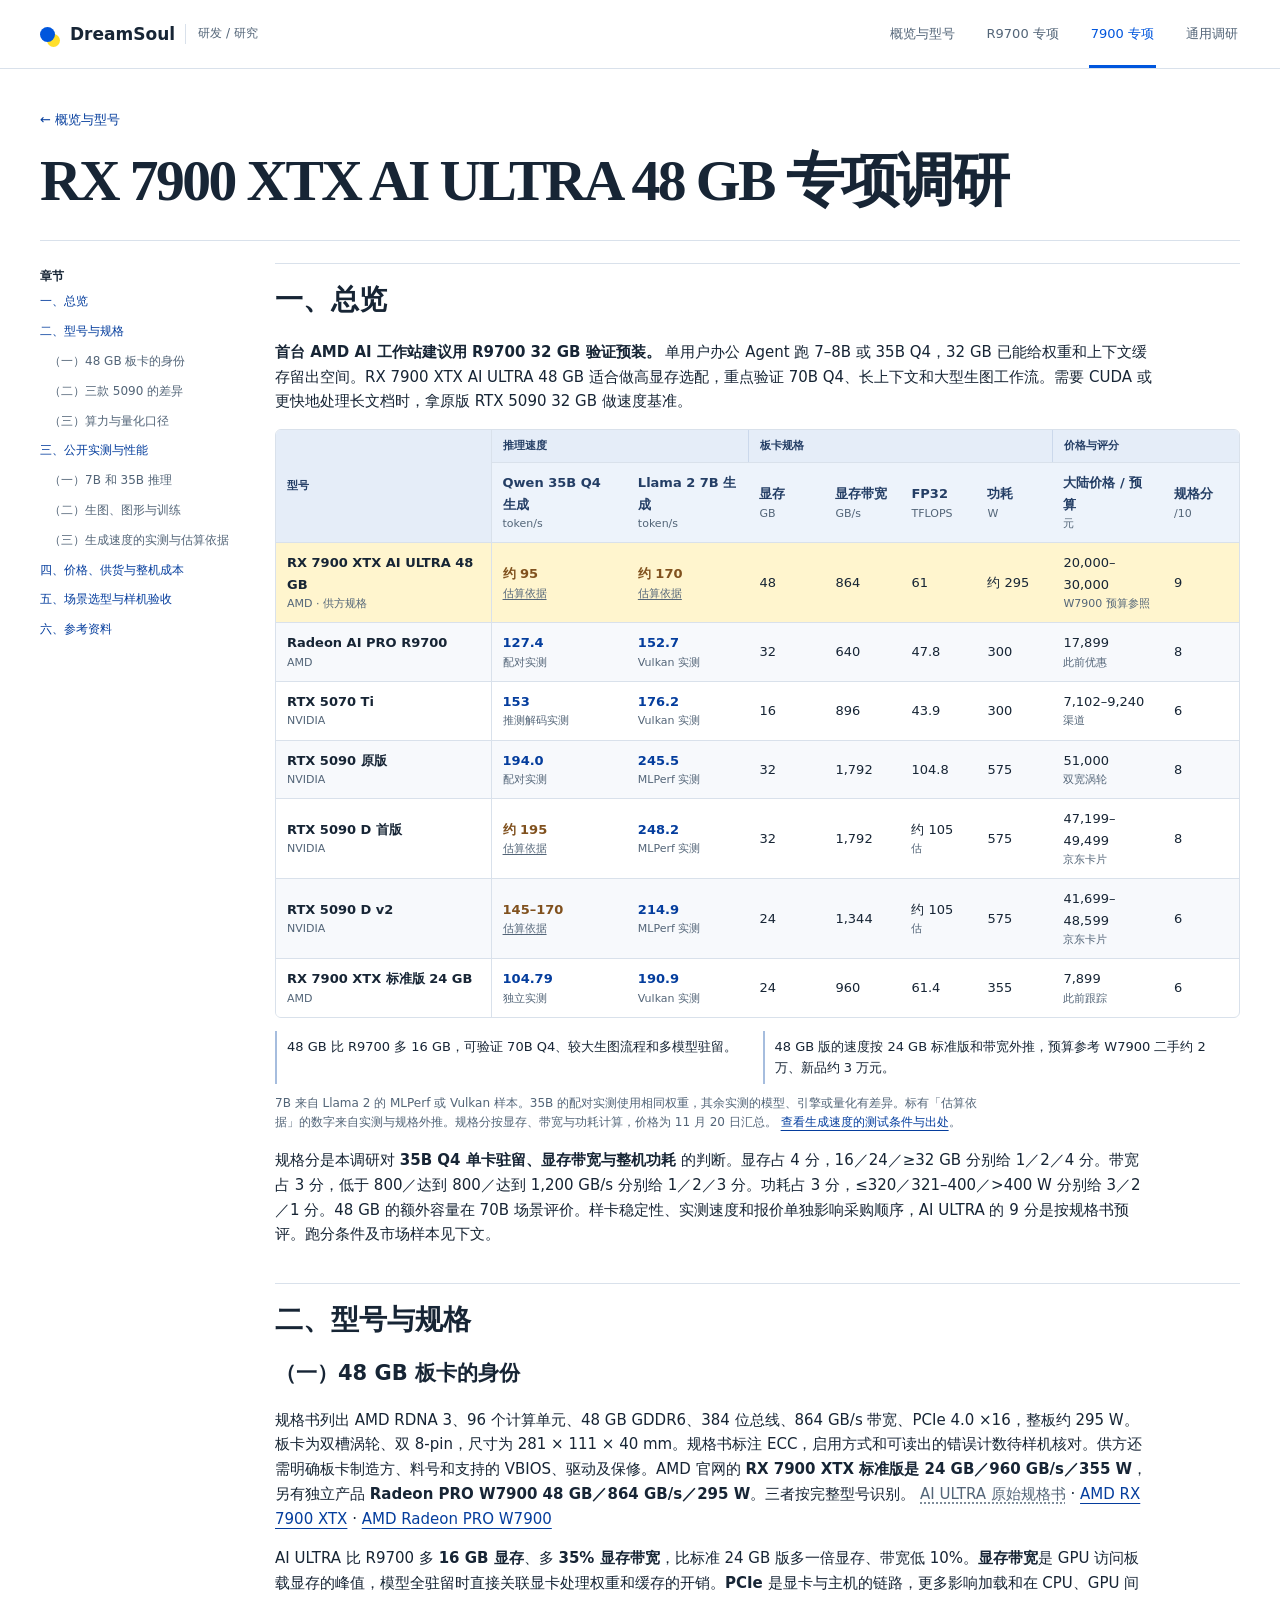
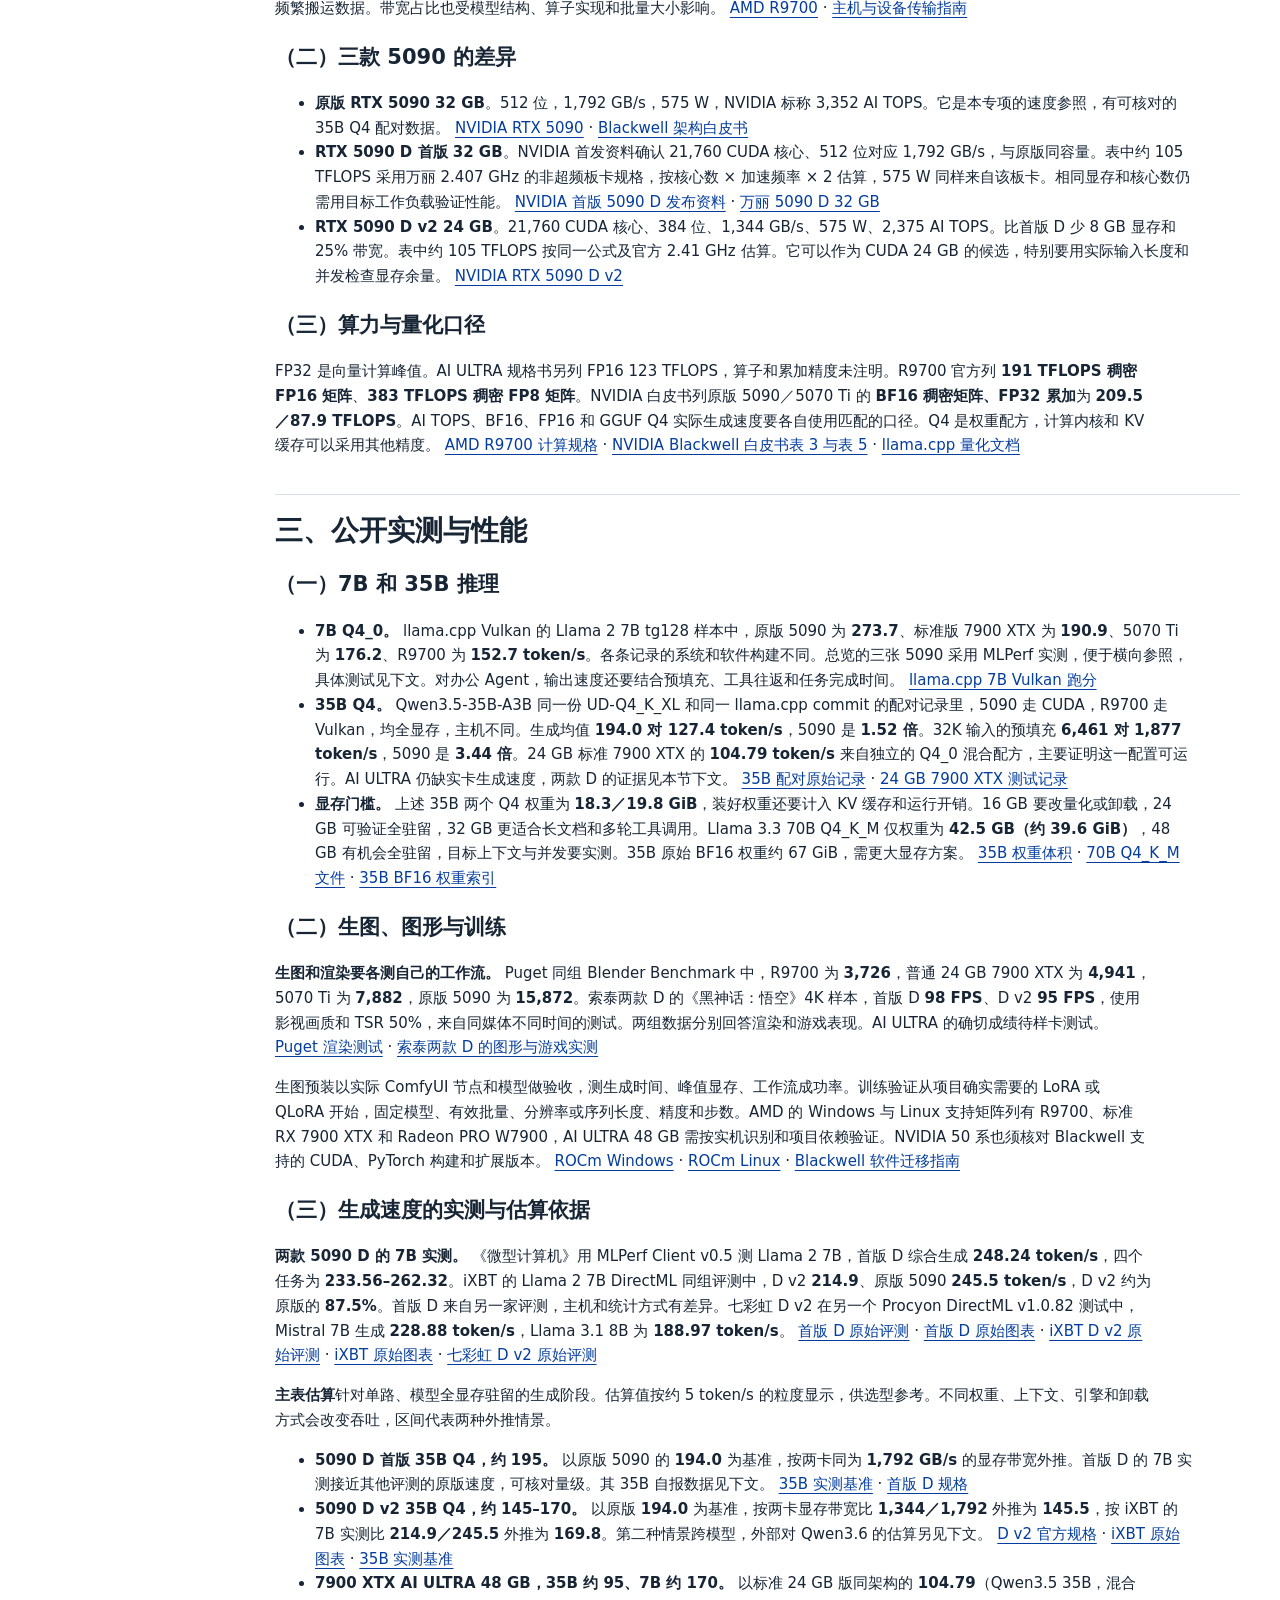
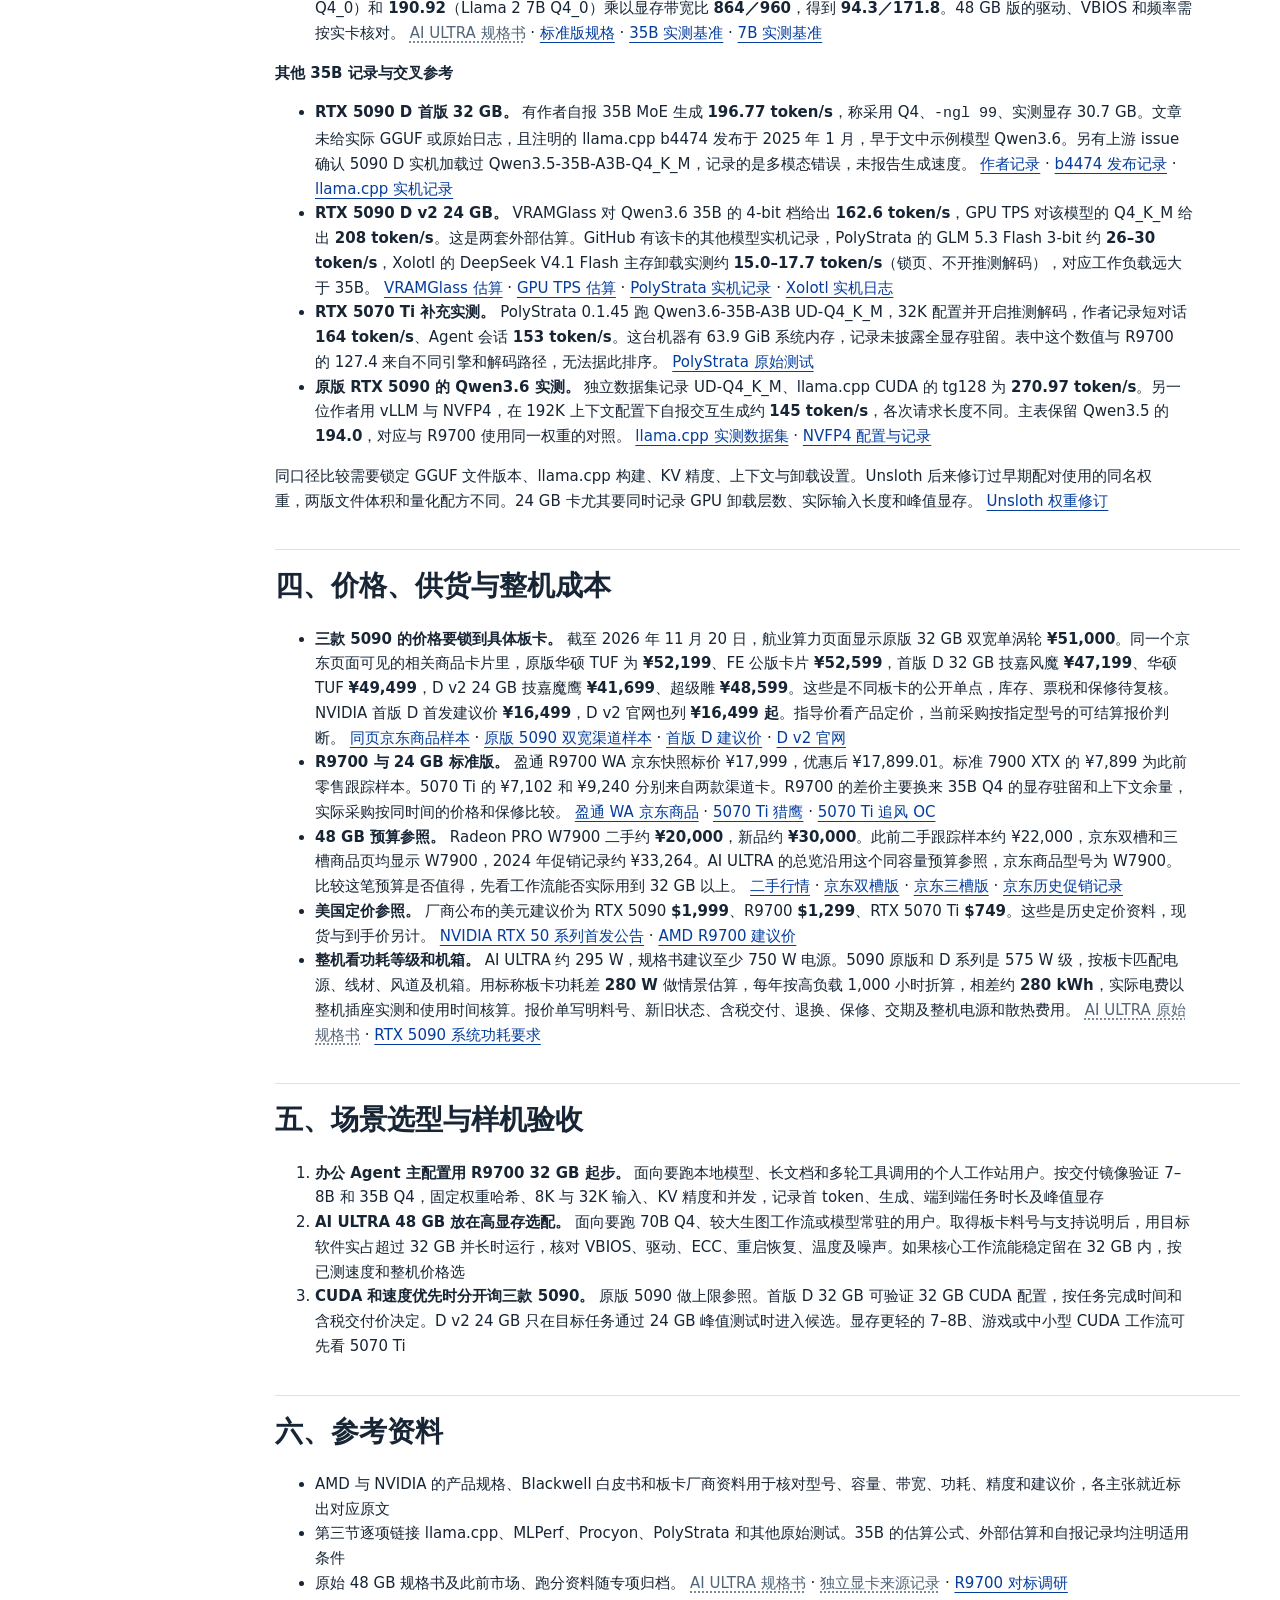
<file: rx7900.html>
<!doctype html>
<html lang="zh-CN">
<head>
<meta charset="utf-8">
<meta name="viewport" content="width=device-width, initial-scale=1">
<title>RX 7900 XTX AI ULTRA 48 GB 专项调研 · DreamSoul 研发</title>
<link rel="stylesheet" href="style.css">

</head>
<body>
<a class="skip" href="#content">跳到正文</a>
<header class="topbar">
  <div class="topbar-inner">
    <a class="brand" href="index.html"><span class="brand-mark" aria-hidden="true"></span>DreamSoul <span>研发 / 研究</span></a>
    <nav aria-label="主要页面"><a href="index.html">概览与型号</a><a href="r9700.html">R9700 专项</a><a href="rx7900.html" aria-current="page">7900 专项</a><a href="general.html">通用调研</a></nav>
  </div>
</header>
<main class="wrap report" id="content"><header class="report-title"><a class="back" href="index.html">← 概览与型号</a><h1>RX 7900 XTX AI ULTRA 48 GB 专项调研</h1></header><div class="report-layout"><aside><nav aria-label="章节"><strong>章节</strong><a class="level-1" href="#section-1">一、总览</a><a class="level-1" href="#section-2">二、型号与规格</a><a class="level-2" href="#section-3">（一）48 GB 板卡的身份</a><a class="level-2" href="#section-4">（二）三款 5090 的差异</a><a class="level-2" href="#section-5">（三）算力与量化口径</a><a class="level-1" href="#section-6">三、公开实测与性能</a><a class="level-2" href="#section-7">（一）7B 和 35B 推理</a><a class="level-2" href="#section-8">（二）生图、图形与训练</a><a class="level-2" href="#section-9">（三）生成速度的实测与估算依据</a><a class="level-1" href="#section-10">四、价格、供货与整机成本</a><a class="level-1" href="#section-11">五、场景选型与样机验收</a><a class="level-1" href="#section-12">六、参考资料</a></nav></aside><article class="prose"><h2 id="section-1">一、总览</h2>
<p><strong>首台 AMD AI 工作站建议用 R9700 32 GB 验证预装。</strong> 单用户办公 Agent 跑 7–8B 或 35B Q4，32 GB 已能给权重和上下文缓存留出空间。RX 7900 XTX AI ULTRA 48 GB 适合做高显存选配，重点验证 70B Q4、长上下文和大型生图工作流。需要 CUDA 或更快地处理长文档时，拿原版 RTX 5090 32 GB 做速度基准。</p>
<section id="comparison"><div class="table-scroll focus-scroll" tabindex="0" role="region" aria-label="RX 7900 XTX AI ULTRA 对照表"><table class="focus-table"><thead><tr class="metric-group"><th class="model-column" scope="col" rowspan="2">型号</th><th scope="colgroup" colspan="2">推理速度</th><th scope="colgroup" colspan="4">板卡规格</th><th scope="colgroup" colspan="2">价格与评分</th></tr><tr><th scope="col">Qwen 35B Q4 生成<small>token/s</small></th><th scope="col">Llama 2 7B 生成<small>token/s</small></th><th scope="col">显存<small>GB</small></th><th scope="col">显存带宽<small>GB/s</small></th><th scope="col">FP32<small>TFLOPS</small></th><th scope="col">功耗<small>W</small></th><th scope="col">大陆价格 / 预算<small>元</small></th><th scope="col">规格分<small>/10</small></th></tr></thead><tbody><tr class="focus-row"><th scope="row"><span>RX 7900 XTX AI ULTRA 48 GB</span><small>AMD · 供方规格</small></th><td class="decode-estimate">约 95<small><a href="rx7900.html#decode-evidence">估算依据</a></small></td><td class="decode-estimate">约 170<small><a href="rx7900.html#decode-evidence">估算依据</a></small></td><td>48</td><td>864</td><td>61</td><td>约 295</td><td>20,000–30,000<small>W7900 预算参照</small></td><td>9</td></tr><tr><th scope="row"><span>Radeon AI PRO R9700</span><small>AMD</small></th><td class="decode-cell">127.4<small>配对实测</small></td><td class="decode-cell">152.7<small>Vulkan 实测</small></td><td>32</td><td>640</td><td>47.8</td><td>300</td><td>17,899<small>此前优惠</small></td><td>8</td></tr><tr><th scope="row"><span>RTX 5070 Ti</span><small>NVIDIA</small></th><td class="decode-cell">153<small>推测解码实测</small></td><td class="decode-cell">176.2<small>Vulkan 实测</small></td><td>16</td><td>896</td><td>43.9</td><td>300</td><td>7,102–9,240<small>渠道</small></td><td>6</td></tr><tr><th scope="row"><span>RTX 5090 原版</span><small>NVIDIA</small></th><td class="decode-cell">194.0<small>配对实测</small></td><td class="decode-cell">245.5<small>MLPerf 实测</small></td><td>32</td><td>1,792</td><td>104.8</td><td>575</td><td>51,000<small>双宽涡轮</small></td><td>8</td></tr><tr><th scope="row"><span>RTX 5090 D 首版</span><small>NVIDIA</small></th><td class="decode-estimate">约 195<small><a href="rx7900.html#decode-evidence">估算依据</a></small></td><td class="decode-cell">248.2<small>MLPerf 实测</small></td><td>32</td><td>1,792</td><td>约 105<small>估</small></td><td>575</td><td>47,199–49,499<small>京东卡片</small></td><td>8</td></tr><tr><th scope="row"><span>RTX 5090 D v2</span><small>NVIDIA</small></th><td class="decode-estimate">145–170<small><a href="rx7900.html#decode-evidence">估算依据</a></small></td><td class="decode-cell">214.9<small>MLPerf 实测</small></td><td>24</td><td>1,344</td><td>约 105<small>估</small></td><td>575</td><td>41,699–48,599<small>京东卡片</small></td><td>6</td></tr><tr><th scope="row"><span>RX 7900 XTX 标准版 24 GB</span><small>AMD</small></th><td class="decode-cell">104.79<small>独立实测</small></td><td class="decode-cell">190.9<small>Vulkan 实测</small></td><td>24</td><td>960</td><td>61.4</td><td>355</td><td>7,899<small>此前跟踪</small></td><td>6</td></tr></tbody></table></div><div class="comparison-insights"><p>48 GB 比 R9700 多 16 GB，可验证 70B Q4、较大生图流程和多模型驻留。</p><p>48 GB 版的速度按 24 GB 标准版和带宽外推，预算参考 W7900 二手约 2 万、新品约 3 万元。</p></div><p class="comparison-note">7B 来自 Llama 2 的 MLPerf 或 Vulkan 样本。35B 的配对实测使用相同权重，其余实测的模型、引擎或量化有差异。标有「估算依据」的数字来自实测与规格外推。规格分按显存、带宽与功耗计算，价格为 11 月 20 日汇总。 <a href="rx7900.html#decode-evidence">查看生成速度的测试条件与出处</a>。</p></section><p>规格分是本调研对 <strong>35B Q4 单卡驻留、显存带宽与整机功耗</strong> 的判断。显存占 4 分，16／24／≥32 GB 分别给 1／2／4 分。带宽占 3 分，低于 800／达到 800／达到 1,200 GB/s 分别给 1／2／3 分。功耗占 3 分，≤320／321–400／&gt;400 W 分别给 3／2／1 分。48 GB 的额外容量在 70B 场景评价。样卡稳定性、实测速度和报价单独影响采购顺序，AI ULTRA 的 9 分是按规格书预评。跑分条件及市场样本见下文。</p>
<h2 id="section-2">二、型号与规格</h2>
<p><a id="board-identity"></a></p>
<h3 id="section-3">（一）48 GB 板卡的身份</h3>
<p>规格书列出 AMD RDNA 3、96 个计算单元、48 GB GDDR6、384 位总线、864 GB/s 带宽、PCIe 4.0 ×16，整板约 295 W。板卡为双槽涡轮、双 8-pin，尺寸为 281 × 111 × 40 mm。规格书标注 ECC，启用方式和可读出的错误计数待样机核对。供方还需明确板卡制造方、料号和支持的 VBIOS、驱动及保修。AMD 官网的 <strong>RX 7900 XTX 标准版是 24 GB／960 GB/s／355 W</strong>，另有独立产品 <strong>Radeon PRO W7900 48 GB／864 GB/s／295 W</strong>。三者按完整型号识别。 <span class="local-ref" title="工作区资料">AI ULTRA 原始规格书</span> · <a href="https://www.amd.com/en/products/graphics/desktops/radeon/7000-series/amd-radeon-rx-7900xtx.html">AMD RX 7900 XTX</a> · <a href="https://www.amd.com/en/products/graphics/workstations/radeon-pro/w7900.html">AMD Radeon PRO W7900</a></p>
<p>AI ULTRA 比 R9700 多 <strong>16 GB 显存</strong>、多 <strong>35% 显存带宽</strong>，比标准 24 GB 版多一倍显存、带宽低 10%。<strong>显存带宽</strong>是 GPU 访问板载显存的峰值，模型全驻留时直接关联显卡处理权重和缓存的开销。<strong>PCIe</strong> 是显卡与主机的链路，更多影响加载和在 CPU、GPU 间频繁搬运数据。带宽占比也受模型结构、算子实现和批量大小影响。 <a href="https://www.amd.com/en/products/graphics/workstations/radeon-ai-pro/ai-9000-series/amd-radeon-ai-pro-r9700.html">AMD R9700</a> · <a href="https://docs.nvidia.com/cuda/cuda-c-best-practices-guide/index.html#data-transfer-between-host-and-device">主机与设备传输指南</a></p>
<h3 id="section-4">（二）三款 5090 的差异</h3>
<ul>
<li><strong>原版 RTX 5090 32 GB</strong>。512 位，1,792 GB/s，575 W，NVIDIA 标称 3,352 AI TOPS。它是本专项的速度参照，有可核对的 35B Q4 配对数据。 <a href="https://www.nvidia.com/en-us/geforce/graphics-cards/50-series/rtx-5090/">NVIDIA RTX 5090</a> · <a href="https://images.nvidia.com/aem-dam/Solutions/geforce/blackwell/nvidia-rtx-blackwell-gpu-architecture.pdf">Blackwell 架构白皮书</a></li>
<li><strong>RTX 5090 D 首版 32 GB</strong>。NVIDIA 首发资料确认 21,760 CUDA 核心、512 位对应 1,792 GB/s，与原版同容量。表中约 105 TFLOPS 采用万丽 2.407 GHz 的非超频板卡规格，按核心数 × 加速频率 × 2 估算，575 W 同样来自该板卡。相同显存和核心数仍需用目标工作负载验证性能。 <a href="https://www.nvidia.cn/geforce/news/rtx-50-series-graphics-cards-gpu-laptop-announcements/">NVIDIA 首版 5090 D 发布资料</a> · <a href="https://www.manli.com.cn/cn/product-detail-%E4%B8%87%E4%B8%BD_%E6%98%9F%E9%99%85_GeForce_RTX_5090_D_32GB_GDDR7-431.html">万丽 5090 D 32 GB</a></li>
<li><strong>RTX 5090 D v2 24 GB</strong>。21,760 CUDA 核心、384 位、1,344 GB/s、575 W、2,375 AI TOPS。比首版 D 少 8 GB 显存和 25% 带宽。表中约 105 TFLOPS 按同一公式及官方 2.41 GHz 估算。它可以作为 CUDA 24 GB 的候选，特别要用实际输入长度和并发检查显存余量。 <a href="https://www.nvidia.cn/geforce/graphics-cards/50-series/rtx-5090-d-v2/">NVIDIA RTX 5090 D v2</a></li>
</ul>
<h3 id="section-5">（三）算力与量化口径</h3>
<p>FP32 是向量计算峰值。AI ULTRA 规格书另列 FP16 123 TFLOPS，算子和累加精度未注明。R9700 官方列 <strong>191 TFLOPS 稠密 FP16 矩阵</strong>、<strong>383 TFLOPS 稠密 FP8 矩阵</strong>。NVIDIA 白皮书列原版 5090／5070 Ti 的 <strong>BF16 稠密矩阵、FP32 累加</strong>为 <strong>209.5／87.9 TFLOPS</strong>。AI TOPS、BF16、FP16 和 GGUF Q4 实际生成速度要各自使用匹配的口径。Q4 是权重配方，计算内核和 KV 缓存可以采用其他精度。 <a href="https://www.amd.com/en/products/graphics/workstations/radeon-ai-pro/ai-9000-series/amd-radeon-ai-pro-r9700.html">AMD R9700 计算规格</a> · <a href="https://images.nvidia.com/aem-dam/Solutions/geforce/blackwell/nvidia-rtx-blackwell-gpu-architecture.pdf">NVIDIA Blackwell 白皮书表 3 与表 5</a> · <a href="https://github.com/ggml-org/llama.cpp/blob/master/tools/quantize/README.md">llama.cpp 量化文档</a></p>
<h2 id="section-6">三、公开实测与性能</h2>
<h3 id="section-7">（一）7B 和 35B 推理</h3>
<ul>
<li><strong>7B Q4_0。</strong> llama.cpp Vulkan 的 Llama 2 7B tg128 样本中，原版 5090 为 <strong>273.7</strong>、标准版 7900 XTX 为 <strong>190.9</strong>、5070 Ti 为 <strong>176.2</strong>、R9700 为 <strong>152.7 token/s</strong>。各条记录的系统和软件构建不同。总览的三张 5090 采用 MLPerf 实测，便于横向参照，具体测试见下文。对办公 Agent，输出速度还要结合预填充、工具往返和任务完成时间。 <a href="https://github.com/ggml-org/llama.cpp/discussions/10879">llama.cpp 7B Vulkan 跑分</a></li>
<li><strong>35B Q4。</strong> Qwen3.5-35B-A3B 同一份 UD-Q4_K_XL 和同一 llama.cpp commit 的配对记录里，5090 走 CUDA，R9700 走 Vulkan，均全显存，主机不同。生成均值 <strong>194.0 对 127.4 token/s</strong>，5090 是 <strong>1.52 倍</strong>。32K 输入的预填充 <strong>6,461 对 1,877 token/s</strong>，5090 是 <strong>3.44 倍</strong>。24 GB 标准 7900 XTX 的 <strong>104.79 token/s</strong> 来自独立的 Q4_0 混合配方，主要证明这一配置可运行。AI ULTRA 仍缺实卡生成速度，两款 D 的证据见本节下文。 <a href="https://github.com/ggml-org/llama.cpp/discussions/19890">35B 配对原始记录</a> · <a href="https://huggingface.co/ubergarm/Qwen3.5-35B-A3B-GGUF/discussions/1">24 GB 7900 XTX 测试记录</a></li>
<li><strong>显存门槛。</strong> 上述 35B 两个 Q4 权重为 <strong>18.3／19.8 GiB</strong>，装好权重还要计入 KV 缓存和运行开销。16 GB 要改量化或卸载，24 GB 可验证全驻留，32 GB 更适合长文档和多轮工具调用。Llama 3.3 70B Q4_K_M 仅权重为 <strong>42.5 GB（约 39.6 GiB）</strong>，48 GB 有机会全驻留，目标上下文与并发要实测。35B 原始 BF16 权重约 67 GiB，需更大显存方案。 <a href="https://github.com/ggml-org/llama.cpp/discussions/19890">35B 权重体积</a> · <a href="https://huggingface.co/bartowski/Llama-3.3-70B-Instruct-GGUF/tree/main">70B Q4_K_M 文件</a> · <a href="https://huggingface.co/Qwen/Qwen3.5-35B-A3B/blob/main/model.safetensors.index.json">35B BF16 权重索引</a></li>
</ul>
<h3 id="section-8">（二）生图、图形与训练</h3>
<p><strong>生图和渲染要各测自己的工作流。</strong> Puget 同组 Blender Benchmark 中，R9700 为 <strong>3,726</strong>，普通 24 GB 7900 XTX 为 <strong>4,941</strong>，5070 Ti 为 <strong>7,882</strong>，原版 5090 为 <strong>15,872</strong>。索泰两款 D 的《黑神话：悟空》4K 样本，首版 D <strong>98 FPS</strong>、D v2 <strong>95 FPS</strong>，使用影视画质和 TSR 50%，来自同媒体不同时间的测试。两组数据分别回答渲染和游戏表现。AI ULTRA 的确切成绩待样卡测试。 <a href="https://www.pugetsystems.com/labs/articles/amd-gpu-rendering-performance-is-radeon-a-viable-alternative/">Puget 渲染测试</a> · <a href="https://www.ithome.com/0/876/017.htm">索泰两款 D 的图形与游戏实测</a></p>
<p>生图预装以实际 ComfyUI 节点和模型做验收，测生成时间、峰值显存、工作流成功率。训练验证从项目确实需要的 LoRA 或 QLoRA 开始，固定模型、有效批量、分辨率或序列长度、精度和步数。AMD 的 Windows 与 Linux 支持矩阵列有 R9700、标准 RX 7900 XTX 和 Radeon PRO W7900，AI ULTRA 48 GB 需按实机识别和项目依赖验证。NVIDIA 50 系也须核对 Blackwell 支持的 CUDA、PyTorch 构建和扩展版本。 <a href="https://rocm.docs.amd.com/projects/radeon-ryzen/en/latest/docs/compatibility/compatibilityrad/windows/windows_compatibility.html">ROCm Windows</a> · <a href="https://rocm.docs.amd.com/projects/radeon-ryzen/en/latest/docs/compatibility/compatibilityrad/native_linux/native_linux_compatibility.html">ROCm Linux</a> · <a href="https://forums.developer.nvidia.com/t/software-migration-guide-for-nvidia-blackwell-rtx-gpus-a-guide-to-cuda-12-8-pytorch-tensorrt-and-llama-cpp/321330">Blackwell 软件迁移指南</a></p>
<p><a id="decode-evidence"></a></p>
<h3 id="section-9">（三）生成速度的实测与估算依据</h3>
<p><strong>两款 5090 D 的 7B 实测。</strong> 《微型计算机》用 MLPerf Client v0.5 测 Llama 2 7B，首版 D 综合生成 <strong>248.24 token/s</strong>，四个任务为 <strong>233.56–262.32</strong>。iXBT 的 Llama 2 7B DirectML 同组评测中，D v2 <strong>214.9</strong>、原版 5090 <strong>245.5 token/s</strong>，D v2 约为原版的 <strong>87.5%</strong>。首版 D 来自另一家评测，主机和统计方式有差异。七彩虹 D v2 在另一个 Procyon DirectML v1.0.82 测试中，Mistral 7B 生成 <strong>228.88 token/s</strong>，Llama 3.1 8B 为 <strong>188.97 token/s</strong>。 <a href="https://www.sohu.com/a/853155345_616364">首版 D 原始评测</a> · <a href="https://q7.itc.cn/images01/20250125/37e84b98a236413b9cbb59d675cb8846.jpeg">首版 D 原始图表</a> · <a href="https://www.ixbt.com/3dv/nvidia-geforce-rtx-5090d-v2-review.html">iXBT D v2 原始评测</a> · <a href="https://www.ixbt.com/img/r30/00/02/95/55/mlperf2.png">iXBT 原始图表</a> · <a href="https://www.vgover.com/news/174691">七彩虹 D v2 原始评测</a></p>
<p><strong>主表估算</strong>针对单路、模型全显存驻留的生成阶段。估算值按约 5 token/s 的粒度显示，供选型参考。不同权重、上下文、引擎和卸载方式会改变吞吐，区间代表两种外推情景。</p>
<ul>
<li><strong>5090 D 首版 35B Q4，约 195。</strong> 以原版 5090 的 <strong>194.0</strong> 为基准，按两卡同为 <strong>1,792 GB/s</strong> 的显存带宽外推。首版 D 的 7B 实测接近其他评测的原版速度，可核对量级。其 35B 自报数据见下文。 <a href="https://github.com/ggml-org/llama.cpp/discussions/19890">35B 实测基准</a> · <a href="https://www.manli.com.cn/cn/product-detail-%E4%B8%87%E4%B8%BD_%E6%98%9F%E9%99%85_GeForce_RTX_5090_D_32GB_GDDR7-431.html">首版 D 规格</a></li>
<li><strong>5090 D v2 35B Q4，约 145–170。</strong> 以原版 <strong>194.0</strong> 为基准，按两卡显存带宽比 <strong>1,344／1,792</strong> 外推为 <strong>145.5</strong>，按 iXBT 的 7B 实测比 <strong>214.9／245.5</strong> 外推为 <strong>169.8</strong>。第二种情景跨模型，外部对 Qwen3.6 的估算另见下文。 <a href="https://www.nvidia.cn/geforce/graphics-cards/50-series/rtx-5090-d-v2/">D v2 官方规格</a> · <a href="https://www.ixbt.com/img/r30/00/02/95/55/mlperf2.png">iXBT 原始图表</a> · <a href="https://github.com/ggml-org/llama.cpp/discussions/19890">35B 实测基准</a></li>
<li><strong>7900 XTX AI ULTRA 48 GB，35B 约 95、7B 约 170。</strong> 以标准 24 GB 版同架构的 <strong>104.79</strong>（Qwen3.5 35B，混合 Q4_0）和 <strong>190.92</strong>（Llama 2 7B Q4_0）乘以显存带宽比 <strong>864／960</strong>，得到 <strong>94.3／171.8</strong>。48 GB 版的驱动、VBIOS 和频率需按实卡核对。 <span class="local-ref" title="工作区资料">AI ULTRA 规格书</span> · <a href="https://www.amd.com/en/products/graphics/desktops/radeon/7000-series/amd-radeon-rx-7900xtx.html">标准版规格</a> · <a href="https://huggingface.co/ubergarm/Qwen3.5-35B-A3B-GGUF/discussions/1">35B 实测基准</a> · <a href="https://github.com/ggml-org/llama.cpp/discussions/10879">7B 实测基准</a></li>
</ul>
<p><strong>其他 35B 记录与交叉参考</strong></p>
<ul>
<li><strong>RTX 5090 D 首版 32 GB。</strong> 有作者自报 35B MoE 生成 <strong>196.77 token/s</strong>，称采用 Q4、<code>-ngl 99</code>、实测显存 30.7 GB。文章未给实际 GGUF 或原始日志，且注明的 llama.cpp b4474 发布于 2025 年 1 月，早于文中示例模型 Qwen3.6。另有上游 issue 确认 5090 D 实机加载过 Qwen3.5-35B-A3B-Q4_K_M，记录的是多模态错误，未报告生成速度。 <a href="https://gitcode.csdn.net/6a24dbb2662f9a54cb7ae01a.html">作者记录</a> · <a href="https://github.com/ggml-org/llama.cpp/releases/tag/b4474">b4474 发布记录</a> · <a href="https://github.com/ggml-org/llama.cpp/issues/19917">llama.cpp 实机记录</a></li>
<li><strong>RTX 5090 D v2 24 GB。</strong> VRAMGlass 对 Qwen3.6 35B 的 4-bit 档给出 <strong>162.6 token/s</strong>，GPU TPS 对该模型的 Q4_K_M 给出 <strong>208 token/s</strong>。这是两套外部估算。GitHub 有该卡的其他模型实机记录，PolyStrata 的 GLM 5.3 Flash 3-bit 约 <strong>26–30 token/s</strong>，Xolotl 的 DeepSeek V4.1 Flash 主存卸载实测约 <strong>15.0–17.7 token/s</strong>（锁页、不开推测解码），对应工作负载远大于 35B。 <a href="https://vramglass.com/gpu/rtx-5090-d-v2?market=amazon_jp">VRAMGlass 估算</a> · <a href="https://gputps.com/gpus/3113-nvidia-geforce-rtx-5090-d-v2-24gb">GPU TPS 估算</a> · <a href="https://github.com/simplexai-labs/PolyStrata/blob/main/docs/COMMUNITY_BENCHMARKS.md">PolyStrata 实机记录</a> · <a href="https://github.com/Indras-Mirror/Xolotl/issues/14">Xolotl 实机日志</a></li>
<li><strong>RTX 5070 Ti 补充实测。</strong> PolyStrata 0.1.45 跑 Qwen3.6-35B-A3B UD-Q4_K_M，32K 配置并开启推测解码，作者记录短对话 <strong>164 token/s</strong>、Agent 会话 <strong>153 token/s</strong>。这台机器有 63.9 GiB 系统内存，记录未披露全显存驻留。表中这个数值与 R9700 的 127.4 来自不同引擎和解码路径，无法据此排序。 <a href="https://github.com/simplexai-labs/PolyStrata/blob/main/docs/COMMUNITY_BENCHMARKS.md">PolyStrata 原始测试</a></li>
<li><strong>原版 RTX 5090 的 Qwen3.6 实测。</strong> 独立数据集记录 UD-Q4_K_M、llama.cpp CUDA 的 tg128 为 <strong>270.97 token/s</strong>。另一位作者用 vLLM 与 NVFP4，在 192K 上下文配置下自报交互生成约 <strong>145 token/s</strong>，各次请求长度不同。主表保留 Qwen3.5 的 <strong>194.0</strong>，对应与 R9700 使用同一权重的对照。 <a href="https://huggingface.co/datasets/witcheer/rtx-5090-benchmarks">llama.cpp 实测数据集</a> · <a href="https://huggingface.co/nvidia/Qwen3.6-35B-A3B-NVFP4/discussions/2">NVFP4 配置与记录</a></li>
</ul>
<p>同口径比较需要锁定 GGUF 文件版本、llama.cpp 构建、KV 精度、上下文与卸载设置。Unsloth 后来修订过早期配对使用的同名权重，两版文件体积和量化配方不同。24 GB 卡尤其要同时记录 GPU 卸载层数、实际输入长度和峰值显存。 <a href="https://huggingface.co/unsloth/Qwen3.5-35B-A3B-GGUF/discussions/5">Unsloth 权重修订</a></p>
<p><a id="market"></a></p>
<h2 id="section-10">四、价格、供货与整机成本</h2>
<ul>
<li><strong>三款 5090 的价格要锁到具体板卡。</strong> 截至 2026 年 11 月 20 日，航业算力页面显示原版 32 GB 双宽单涡轮 <strong>¥51,000</strong>。同一个京东页面可见的相关商品卡片里，原版华硕 TUF 为 <strong>¥52,199</strong>、FE 公版卡片 <strong>¥52,599</strong>，首版 D 32 GB 技嘉风魔 <strong>¥47,199</strong>、华硕 TUF <strong>¥49,499</strong>，D v2 24 GB 技嘉魔鹰 <strong>¥41,699</strong>、超级雕 <strong>¥48,599</strong>。这些是不同板卡的公开单点，库存、票税和保修待复核。NVIDIA 首版 D 首发建议价 <strong>¥16,499</strong>，D v2 官网也列 <strong>¥16,499 起</strong>。指导价看产品定价，当前采购按指定型号的可结算报价判断。 <a href="https://item.jd.com/product/fH5zY-f2K3h9ufVKcNO3nw.html">同页京东商品样本</a> · <a href="https://www.hiruibo.com/p/rtx5090-32g-fe1702.html">原版 5090 双宽渠道样本</a> · <a href="https://www.nvidia.cn/geforce/news/rtx-50-series-graphics-cards-gpu-laptop-announcements/">首版 D 建议价</a> · <a href="https://www.nvidia.cn/geforce/graphics-cards/50-series/rtx-5090-d-v2/">D v2 官网</a></li>
<li><strong>R9700 与 24 GB 标准版。</strong> 盈通 R9700 WA 京东快照标价 ¥17,999，优惠后 ¥17,899.01。标准 7900 XTX 的 ¥7,899 为此前零售跟踪样本。5070 Ti 的 ¥7,102 和 ¥9,240 分别来自两款渠道卡。R9700 的差价主要换来 35B Q4 的显存驻留和上下文余量，实际采购按同时间的价格和保修比较。 <a href="https://item.jd.com/100218862993.html">盈通 WA 京东商品</a> · <a href="https://www.hiruibo.com/p/rtx-5070-ti-16g-df5df3.html">5070 Ti 猎鹰</a> · <a href="https://www.hiruibo.com/p/rtx-5070-ti-oc-16g-d52822.html">5070 Ti 追风 OC</a></li>
<li><strong>48 GB 预算参照。</strong> Radeon PRO W7900 二手约 <strong>¥20,000</strong>，新品约 <strong>¥30,000</strong>。此前二手跟踪样本约 ¥22,000，京东双槽和三槽商品页均显示 W7900，2024 年促销记录约 ¥33,264。AI ULTRA 的总览沿用这个同容量预算参照，京东商品型号为 W7900。比较这笔预算是否值得，先看工作流能否实际用到 32 GB 以上。 <a href="https://www.qlsoulmate.com/usedgpu/">二手行情</a> · <a href="https://ic-item.jd.com/100220396697.html">京东双槽版</a> · <a href="https://ic-item.jd.com/100294128374.html">京东三槽版</a> · <a href="https://diy.zol.com.cn/910/9101154.html">京东历史促销记录</a></li>
<li><strong>美国定价参照。</strong> 厂商公布的美元建议价为 RTX 5090 <strong>$1,999</strong>、R9700 <strong>$1,299</strong>、RTX 5070 Ti <strong>$749</strong>。这些是历史定价资料，现货与到手价另计。 <a href="https://nvidianews.nvidia.com/news/nvidia-blackwell-geforce-rtx-50-series-opens-new-world-of-ai-computer-graphics">NVIDIA RTX 50 系列首发公告</a> · <a href="https://www.amd.com/en/products/graphics/workstations/radeon-ai-pro.html">AMD R9700 建议价</a></li>
<li><strong>整机看功耗等级和机箱。</strong> AI ULTRA 约 295 W，规格书建议至少 750 W 电源。5090 原版和 D 系列是 575 W 级，按板卡匹配电源、线材、风道及机箱。用标称板卡功耗差 <strong>280 W</strong> 做情景估算，每年按高负载 1,000 小时折算，相差约 <strong>280 kWh</strong>，实际电费以整机插座实测和使用时间核算。报价单写明料号、新旧状态、含税交付、退换、保修、交期及整机电源和散热费用。 <span class="local-ref" title="工作区资料">AI ULTRA 原始规格书</span> · <a href="https://www.nvidia.com/en-us/geforce/graphics-cards/50-series/rtx-5090/">RTX 5090 系统功耗要求</a></li>
</ul>
<h2 id="section-11">五、场景选型与样机验收</h2>
<ol>
<li><strong>办公 Agent 主配置用 R9700 32 GB 起步。</strong> 面向要跑本地模型、长文档和多轮工具调用的个人工作站用户。按交付镜像验证 7–8B 和 35B Q4，固定权重哈希、8K 与 32K 输入、KV 精度和并发，记录首 token、生成、端到端任务时长及峰值显存</li>
<li><strong>AI ULTRA 48 GB 放在高显存选配。</strong> 面向要跑 70B Q4、较大生图工作流或模型常驻的用户。取得板卡料号与支持说明后，用目标软件实占超过 32 GB 并长时运行，核对 VBIOS、驱动、ECC、重启恢复、温度及噪声。如果核心工作流能稳定留在 32 GB 内，按已测速度和整机价格选</li>
<li><strong>CUDA 和速度优先时分开询三款 5090。</strong> 原版 5090 做上限参照。首版 D 32 GB 可验证 32 GB CUDA 配置，按任务完成时间和含税交付价决定。D v2 24 GB 只在目标任务通过 24 GB 峰值测试时进入候选。显存更轻的 7–8B、游戏或中小型 CUDA 工作流可先看 5070 Ti</li>
</ol>
<h2 id="section-12">六、参考资料</h2>
<ul>
<li>AMD 与 NVIDIA 的产品规格、Blackwell 白皮书和板卡厂商资料用于核对型号、容量、带宽、功耗、精度和建议价，各主张就近标出对应原文</li>
<li>第三节逐项链接 llama.cpp、MLPerf、Procyon、PolyStrata 和其他原始测试。35B 的估算公式、外部估算和自报记录均注明适用条件</li>
<li>原始 48 GB 规格书及此前市场、跑分资料随专项归档。 <span class="local-ref" title="工作区资料">AI ULTRA 规格书</span> · <span class="local-ref" title="工作区资料">独立显卡来源记录</span> · <a href="r9700.html">R9700 对标调研</a></li>
</ul>
</article></div></main>
</body>
</html>
</file>
<file: style.css>
:root {
  --blue: #0056dd;
  --deep-blue: #043d9d;
  --yellow: #ffdf2b;
  --ink: #172535;
  --muted: #536578;
  --line: #d9e1eb;
  --surface: #f5f7fa;
  --tint: #eaf2ff;
  --white: #fff;
  --serif: "Songti SC", "Noto Serif CJK SC", "SimSun", serif;
  --sans: Inter, "Microsoft YaHei", "PingFang SC", system-ui, sans-serif;
  color: var(--ink);
  background: var(--white);
  font: 15px/1.65 var(--sans);
}
* { box-sizing: border-box; }
html { scroll-padding-top: 88px; }
body { margin: 0; }
a { color: var(--deep-blue); text-underline-offset: 4px; }
button, select, input { font: inherit; }
button { cursor: pointer; }
button:disabled { opacity: .45; cursor: default; }
:focus-visible { outline: 3px solid #3b81f1; outline-offset: 3px; }
[hidden] { display: none !important; }
.skip { position: fixed; top: -10rem; left: 1rem; z-index: 20; padding: .8rem; background: var(--white); }
.skip:focus { top: 1rem; }
.wrap, .topbar-inner { width: min(1360px, 100% - 80px); margin-inline: auto; }
.topbar { z-index: 5; position: sticky; top: 0; background: #fffffff7; border-bottom: 1px solid var(--line); }
.topbar-inner { display: flex; justify-content: space-between; align-items: stretch; min-height: 68px; gap: 18px; }
.brand, .topbar nav { display: flex; align-items: center; }
.brand { gap: 10px; color: var(--ink); text-decoration: none; font-weight: 750; font-size: 17px; white-space: nowrap; }
.brand-mark { display: inline-block; width: 15px; height: 15px; background: var(--blue); box-shadow: 6px 6px 0 -1px var(--yellow); margin-right: 5px; border-radius: 50%; }
.brand span:last-child { font-size: 12px; color: var(--muted); border-left: 1px solid var(--line); padding-left: 12px; font-weight: 500; }
.topbar nav { gap: 28px; font-size: 13px; }
.topbar nav a { align-self: stretch; display: flex; align-items: center; color: var(--muted); text-decoration: none; border-bottom: 3px solid transparent; padding: 3px 2px 0; }
.topbar nav a:hover, .topbar nav [aria-current] { color: var(--blue); border-bottom-color: var(--blue); }

.hero { display: grid; grid-template-columns: 1.08fr .92fr; gap: clamp(28px, 5vw, 100px); align-items: center; padding: 47px 0 39px; }
.eyebrow { color: var(--deep-blue); font-size: 12px; font-weight: 700; letter-spacing: .065em; display: flex; align-items: center; flex-wrap: wrap; gap: 10px; margin: 0; }
.eyebrow span { width: 3px; height: 3px; border-radius: 50%; background: currentColor; }
h1, h2, h3 { line-height: 1.25; }
.hero h1 { font-size: clamp(38px, 5.3vw, 76px); letter-spacing: -.064em; margin: 16px 0 20px; font-family: var(--serif); font-weight: 850; line-height: 1.12; }
.hero h1 span { display: inline-block; padding-right: .13em; background: linear-gradient(transparent 76%, var(--yellow) 76%, var(--yellow) 92%, transparent 92%); }
.intro { color: var(--muted); font-size: clamp(14px, 1.3vw, 17px); max-width: 490px; }
.hero-actions { display: flex; align-items: center; flex-wrap: wrap; gap: 15px 22px; margin-top: 24px; }
.primary, .secondary { display: inline-flex; align-items: center; gap: 12px; font-size: 13px; font-weight: 650; text-decoration: none; }
.primary { padding: 10px 16px; border-radius: 5px; border: 1px solid var(--blue); background: var(--blue); color: white; }
.primary:hover { background: var(--deep-blue); }
.secondary:hover { text-decoration: underline; }
.compact { padding: 6px 12px; }
.special-links { display: grid; gap: 14px; }
.special-card { display: grid; grid-template-columns: minmax(0, 1fr) minmax(116px, 32%); align-items: center; gap: 16px; padding: 21px; border: 1px solid var(--line); border-left: 4px solid var(--deep-blue); border-radius: 9px; background: #f6f9fe; }
.special-card.capacity-card { border-left-color: #976431; background: #fcf9f4; }
.special-card h2 { display: flex; flex-wrap: wrap; align-items: baseline; gap: 7px 12px; margin: 0 0 8px; font-size: clamp(17px, 2vw, 25px); }
.special-card h2 span { font-size: .72em; color: var(--deep-blue); font-weight: 650; }
.capacity-card h2 span { color: #844f22; }
.special-card p { margin: 0 0 8px; color: var(--muted); font-size: 13px; }
.special-card .verdict { color: var(--ink); font-size: 14px; font-weight: 740; }
.special-card .board-price { margin: 11px 0 8px; }
.board-price a { margin-right: 5px; color: var(--deep-blue); font-weight: 720; text-decoration-thickness: 1px; }
.capacity-card .board-price a { color: #80511e; }
.board-image { width: 100%; height: auto; mix-blend-mode: multiply; }
.scenario-overview { margin: 7px 0 43px; }
.scenario-overview .section-head h2 { font-size: 25px; }
.scenario-grid { display: grid; grid-template-columns: repeat(4, minmax(0, 1fr)); border: 1px solid var(--line); border-radius: 8px; overflow: hidden; }
.scenario-grid article { display: grid; grid-template-rows: auto auto 1fr auto; align-items: start; padding: 17px 18px; background: #f8fbff; }
.scenario-grid article + article { border-left: 1px solid var(--line); }
.scenario-grid h3 { margin: 0 0 11px; font-size: 14px; }
.scenario-grid p { margin: 0 0 9px; color: var(--muted); font-size: 12px; }
.scenario-grid strong { margin-right: 6px; color: var(--deep-blue); font-size: clamp(19px, 2.15vw, 30px); font-variant-numeric: tabular-nums; letter-spacing: -.045em; line-height: 1.2; }
.scenario-grid .secondary { width: fit-content; font-size: 12px; }
.quick-compare { margin: 0 0 24px; }
.view-buttons { display: flex; flex-wrap: wrap; gap: 8px; margin: 12px 0 17px; }
.view-buttons button { padding: 7px 13px; border: 1px solid var(--line); border-radius: 5px; background: var(--white); color: var(--muted); font-size: 13px; }
.view-buttons button:hover { border-color: var(--blue); color: var(--blue); }
.view-buttons button[aria-pressed="true"] { border-color: var(--blue); background: var(--blue); color: var(--white); }
.comparison-panel + .comparison-panel { margin-top: 29px; }
.comparison-panel[hidden] + .comparison-panel { margin-top: 0; }
.comparison-panel h3 { margin: 0 0 9px; font-size: 17px; }
.focus-table { min-width: 895px; }
.focus-table th, .focus-table td { vertical-align: middle; }
.focus-table .model-column, .focus-table tbody th { position: sticky; left: 0; z-index: 1; min-width: 142px; border-right: 1px solid var(--line); }
.focus-table .metric-group th { font-size: 11px; font-weight: 720; padding-block: 7px; background: #e5edf8; }
.focus-table thead th[scope="colgroup"] { border-left: 1px solid #cbd8eb; }
.focus-table .decode-cell { color: var(--deep-blue); font-weight: 750; }
.focus-table .decode-estimate { color: #80511e; font-weight: 700; }
.focus-table .decode-estimate a { color: inherit; text-decoration: underline; text-underline-offset: 2px; }
.focus-table tbody th { background: #fff; }
.focus-table tbody tr:nth-child(even) th { background: #f7f9fc; }
.focus-table tbody .focus-row > * { background: #fff5ce; }
.focus-table tbody th span { display: block; font-size: 13px; }
.focus-table small { display: block; color: var(--muted); font-size: 11px; font-weight: 500; }
.focus-table td { font-variant-numeric: tabular-nums; }
.comparison-insights { display: grid; grid-template-columns: repeat(2, minmax(0, 1fr)); gap: 10px; margin-top: 13px; }
.comparison-insights p { margin: 0; border-left: 2px solid #a6bdde; padding: 5px 10px; font-size: 13px; }
.comparison-note { margin: 10px 0; font-size: 12px; color: var(--muted); }
.extended-table { margin: 15px 0; }
.extended-table summary { cursor: pointer; width: fit-content; color: var(--deep-blue); font-size: 13px; }
.catalog { margin: 54px 0 42px; }
.section-head { display: flex; align-items: end; justify-content: space-between; flex-wrap: wrap; gap: 12px; margin-bottom: 16px; }
.section-head h2 { font-size: 31px; margin: 0 0 7px; letter-spacing: -.04em; }
.section-head p { margin: 0; color: var(--muted); font-size: 13px; }
.filters { display: grid; grid-template-columns: minmax(210px, 1.7fr) repeat(5, minmax(110px, 1fr)); padding: 14px 16px; gap: 12px; background: var(--surface); border-radius: 8px; }
.filters label { font-size: 12px; color: var(--muted); display: flex; flex-direction: column; gap: 5px; }
.filters input, .filters select { width: 100%; min-width: 0; min-height: 38px; border-radius: 4px; border: 1px solid #abb9cb; background: var(--white); color: var(--ink); padding: 6px 8px; font-size: 13px; }
.result-bar, .selection, .pagination { display: flex; justify-content: space-between; align-items: center; gap: 14px; min-height: 46px; }
.result-bar p, .note { color: var(--muted); font-size: 12px; }
.link-button { background: transparent; border: 0; color: var(--deep-blue); font-size: 13px; padding: 6px 4px; }
.link-button:hover { text-decoration: underline; }
.selection { padding: 8px 14px; background: var(--tint); border: 1px solid #c5d8fc; border-radius: 6px; font-size: 13px; margin-bottom: 9px; }
.selection > div { display: flex; align-items: center; gap: 10px; }
.table-scroll { width: 100%; overflow-x: auto; margin: 0; border: 1px solid var(--line); border-radius: 6px; }
table { width: 100%; border-collapse: collapse; text-align: left; font-size: 13px; }
th, td { padding: 9px 11px; border-bottom: 1px solid var(--line); vertical-align: top; }
thead th { color: #243e65; background: #edf3fb; }
tbody tr:last-child > * { border-bottom: 0; }
tbody tr:nth-child(even) { background: #f7f9fc; }
.catalog-table { min-width: 850px; }
.catalog-table th:first-child, .catalog-table td:first-child { text-align: center; width: 62px; }
.catalog-table input { accent-color: var(--blue); width: 16px; height: 16px; }
.catalog-table th, .catalog-table td { vertical-align: middle; }
.catalog-table .model { min-width: 175px; }
.catalog-table small, #comparison-table small { display: block; color: var(--muted); font-size: 11px; font-weight: 500; }
.model-name { display: inline; padding: 0; border: 0; background: transparent; color: var(--deep-blue); font-weight: 700; text-align: left; }
.model-name:hover { text-decoration: underline; }
.catalog-measurement { color: var(--deep-blue); font-weight: 650; }
.catalog-estimate, .catalog-estimate a { color: #80511e; }
.source-links { display: flex; flex-wrap: wrap; gap: 3px 10px; font-size: 12px; min-width: 90px; }
.catalog-method { margin-top: 14px; padding: 10px 14px; border-radius: 5px; background: var(--surface); font-size: 13px; }
.catalog-method summary { cursor: pointer; color: var(--deep-blue); font-weight: 600; }
.catalog-method p { margin: 8px 0; color: var(--muted); }
.catalog-table .reference-row { background: #fff8d5; }
.catalog-table td.empty { text-align: left; padding: 20px; color: var(--muted); }
.pagination { justify-content: flex-end; font-size: 12px; margin-top: 9px; }
.pagination button, .dialog-head button { padding: 4px 12px; color: var(--deep-blue); background: var(--white); border: 1px solid var(--line); border-radius: 4px; }
.pagination button:hover:not(:disabled), .dialog-head button:hover { background: var(--tint); }
.note { margin-bottom: 0; }
.mobile-table-note { display: none; }
dialog { width: min(880px, 100% - 30px); max-height: min(86vh, 780px); border: 1px solid var(--line); border-radius: 10px; padding: 22px; color: var(--ink); }
dialog::backdrop { background: #10233ebd; }
.dialog-head { display: flex; justify-content: space-between; align-items: center; gap: 16px; margin-bottom: 15px; }
.dialog-head h2 { margin: 0; font-size: 24px; }
#comparison-table { min-width: 550px; }
#comparison-table td { white-space: pre-line; }
.footer { border-top: 1px solid var(--line); display: flex; gap: 18px; padding: 18px 0 32px; color: var(--muted); font-size: 12px; }

.report-title { padding: 38px 0 23px; border-bottom: 1px solid var(--line); }
.report-title h1 { font-family: var(--serif); font-size: clamp(30px, 4.5vw, 58px); margin: 13px 0 0; letter-spacing: -.045em; }
.back { font-size: 13px; text-decoration: none; }
.report-layout { display: grid; grid-template-columns: 200px minmax(0, 1fr); align-items: start; gap: 35px; padding: 22px 0 55px; }
.report-layout aside { position: sticky; top: 88px; max-height: calc(100vh - 105px); overflow-y: auto; padding-right: 7px; }
.report-layout aside strong { font-size: 12px; }
.report-layout aside a { display: block; padding: 5px 0; color: var(--deep-blue); font-size: 12px; text-decoration: none; }
.report-layout aside a:hover, .back:hover { text-decoration: underline; }
.report-layout aside .level-2 { padding-left: 9px; color: var(--muted); }
.prose { min-width: 0; overflow-wrap: break-word; }
.prose h2 { font-size: 28px; margin-top: 36px; padding-top: 18px; border-top: 1px solid var(--line); }
.prose h3 { font-size: 21px; margin-top: 23px; }
.prose h4 { font-size: 17px; }
.prose h2:first-child, .prose h3:first-child { margin-top: 0; }
.prose p, .prose li { max-width: 92ch; }
.prose .table-scroll { margin: 13px 0; }
.prose .table-scroll table { min-width: 520px; }
.prose th { min-width: 76px; }
.prose .local-ref { color: var(--muted); text-decoration: underline dotted; text-underline-offset: 4px; }

@media (max-width: 960px) {
  .wrap, .topbar-inner { width: calc(100% - 44px); }
  .hero { padding-top: 44px; }
  .filters { grid-template-columns: repeat(5, minmax(90px, 1fr)); }
  .search { grid-column: 1 / -1; }
  .report-layout { grid-template-columns: 145px minmax(0, 1fr); gap: 22px; }
}
@media (max-width: 700px) {
  html { scroll-padding-top: 96px; }
  .wrap, .topbar-inner { width: calc(100% - 32px); }
  .topbar-inner { flex-direction: column; align-items: flex-start; gap: 2px; padding-top: 10px; }
  .topbar nav { gap: 17px; min-height: 40px; }
  .topbar nav a { font-size: 12px; }
  .hero { grid-template-columns: minmax(0, 1fr); padding: 33px 0 27px; gap: 24px; }
  .hero h1 { margin: 12px 0 15px; font-size: clamp(37px, 9vw, 59px); }
  .special-card { grid-template-columns: minmax(0, 1fr) minmax(90px, 28%); gap: 10px; padding: 14px 15px; }
  .special-card h2 { font-size: 17px; }
  .scenario-grid { grid-template-columns: repeat(2, minmax(0, 1fr)); }
  .scenario-grid article { padding: 13px; }
  .scenario-grid article:nth-child(odd) { border-left: 0; }
  .scenario-grid article:nth-child(n+3) { border-top: 1px solid var(--line); }
  .comparison-insights { grid-template-columns: 1fr; gap: 5px; }
  .focus-table tbody th:first-child { min-width: 124px; max-width: 140px; }
  .footer { flex-wrap: wrap; }
  .catalog { margin-top: 36px; }
  .filters { grid-template-columns: repeat(3, minmax(0, 1fr)); gap: 9px; padding: 12px; }
  .mobile-table-note { display: block; margin: 0 0 6px; }
  .report-layout { display: block; padding-top: 14px; }
  .report-layout aside { position: static; max-height: none; background: var(--surface); padding: 10px 13px; margin-bottom: 15px; }
  .report-layout aside nav { display: flex; align-items: baseline; flex-wrap: wrap; gap: 5px 14px; }
  .report-layout aside .level-2 { display: none; }
  .prose h2 { font-size: 23px; }
  .prose h3 { font-size: 19px; }
}
</file>
